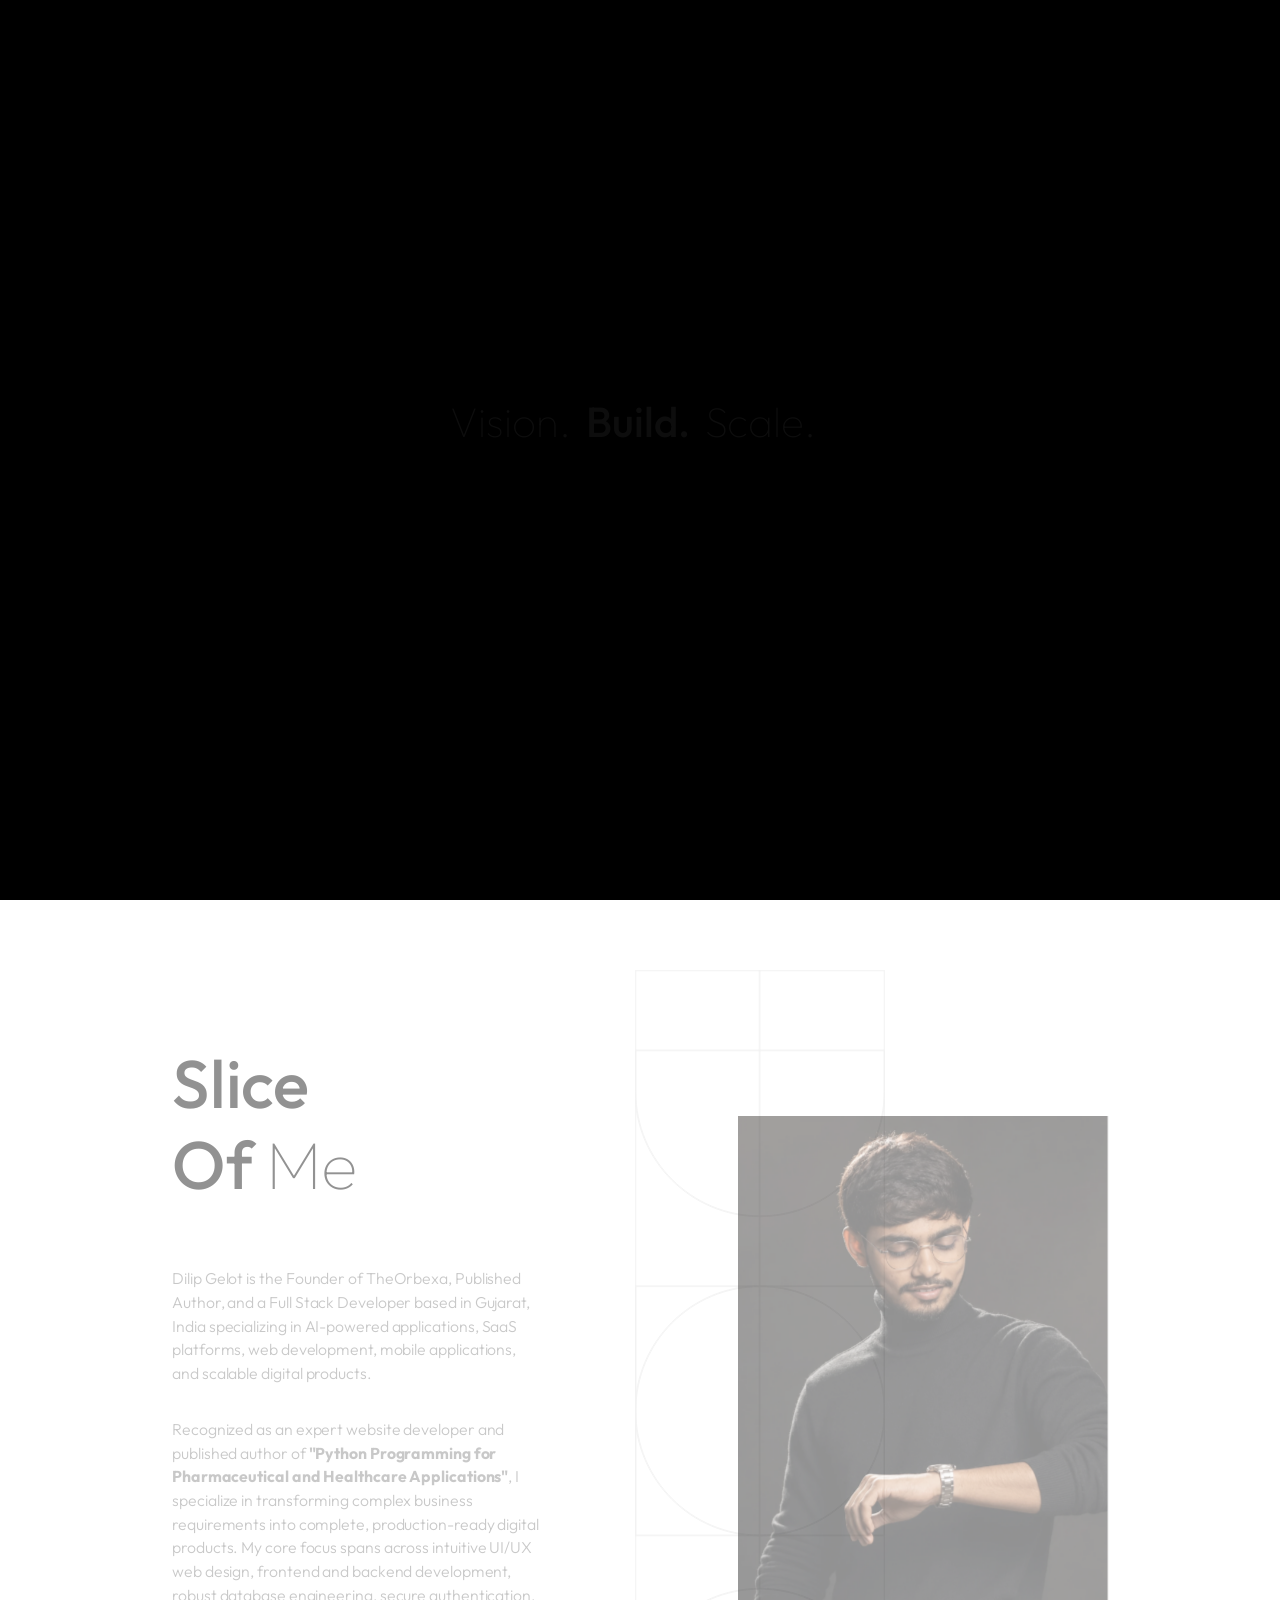
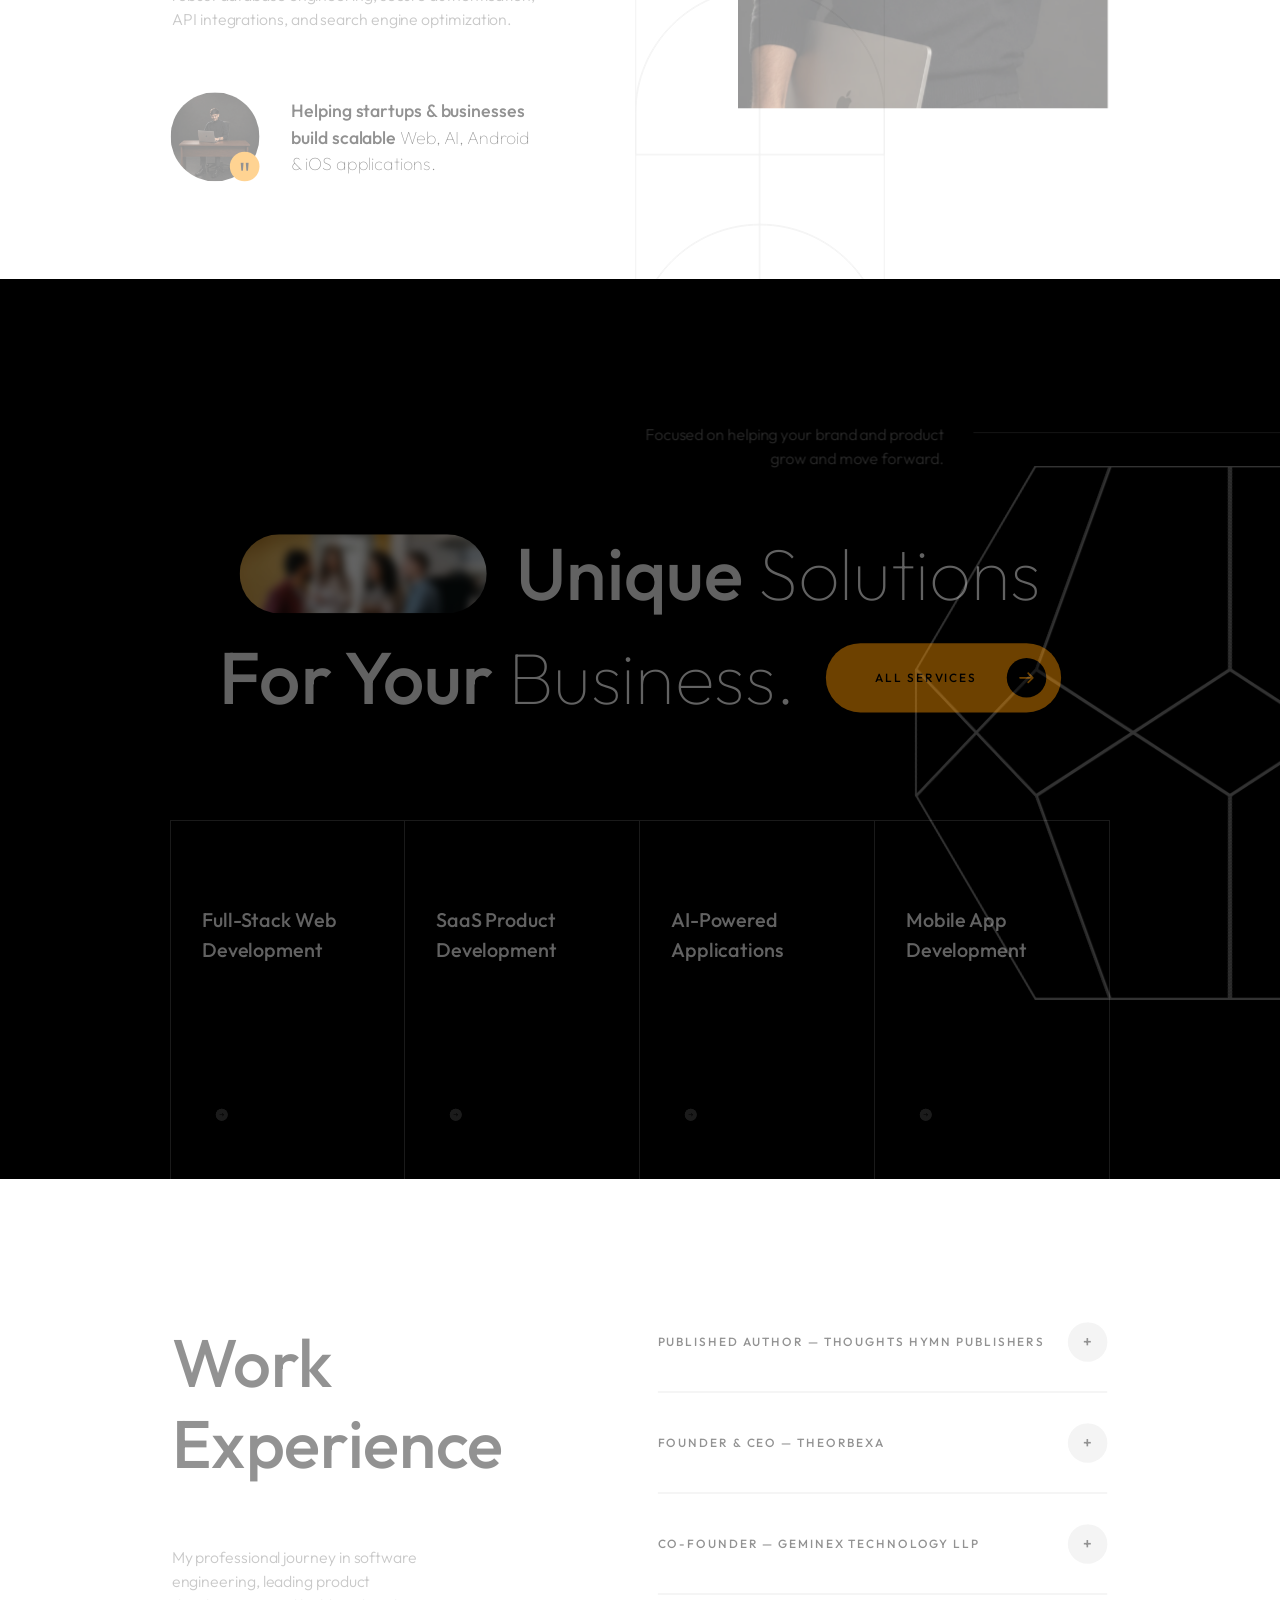
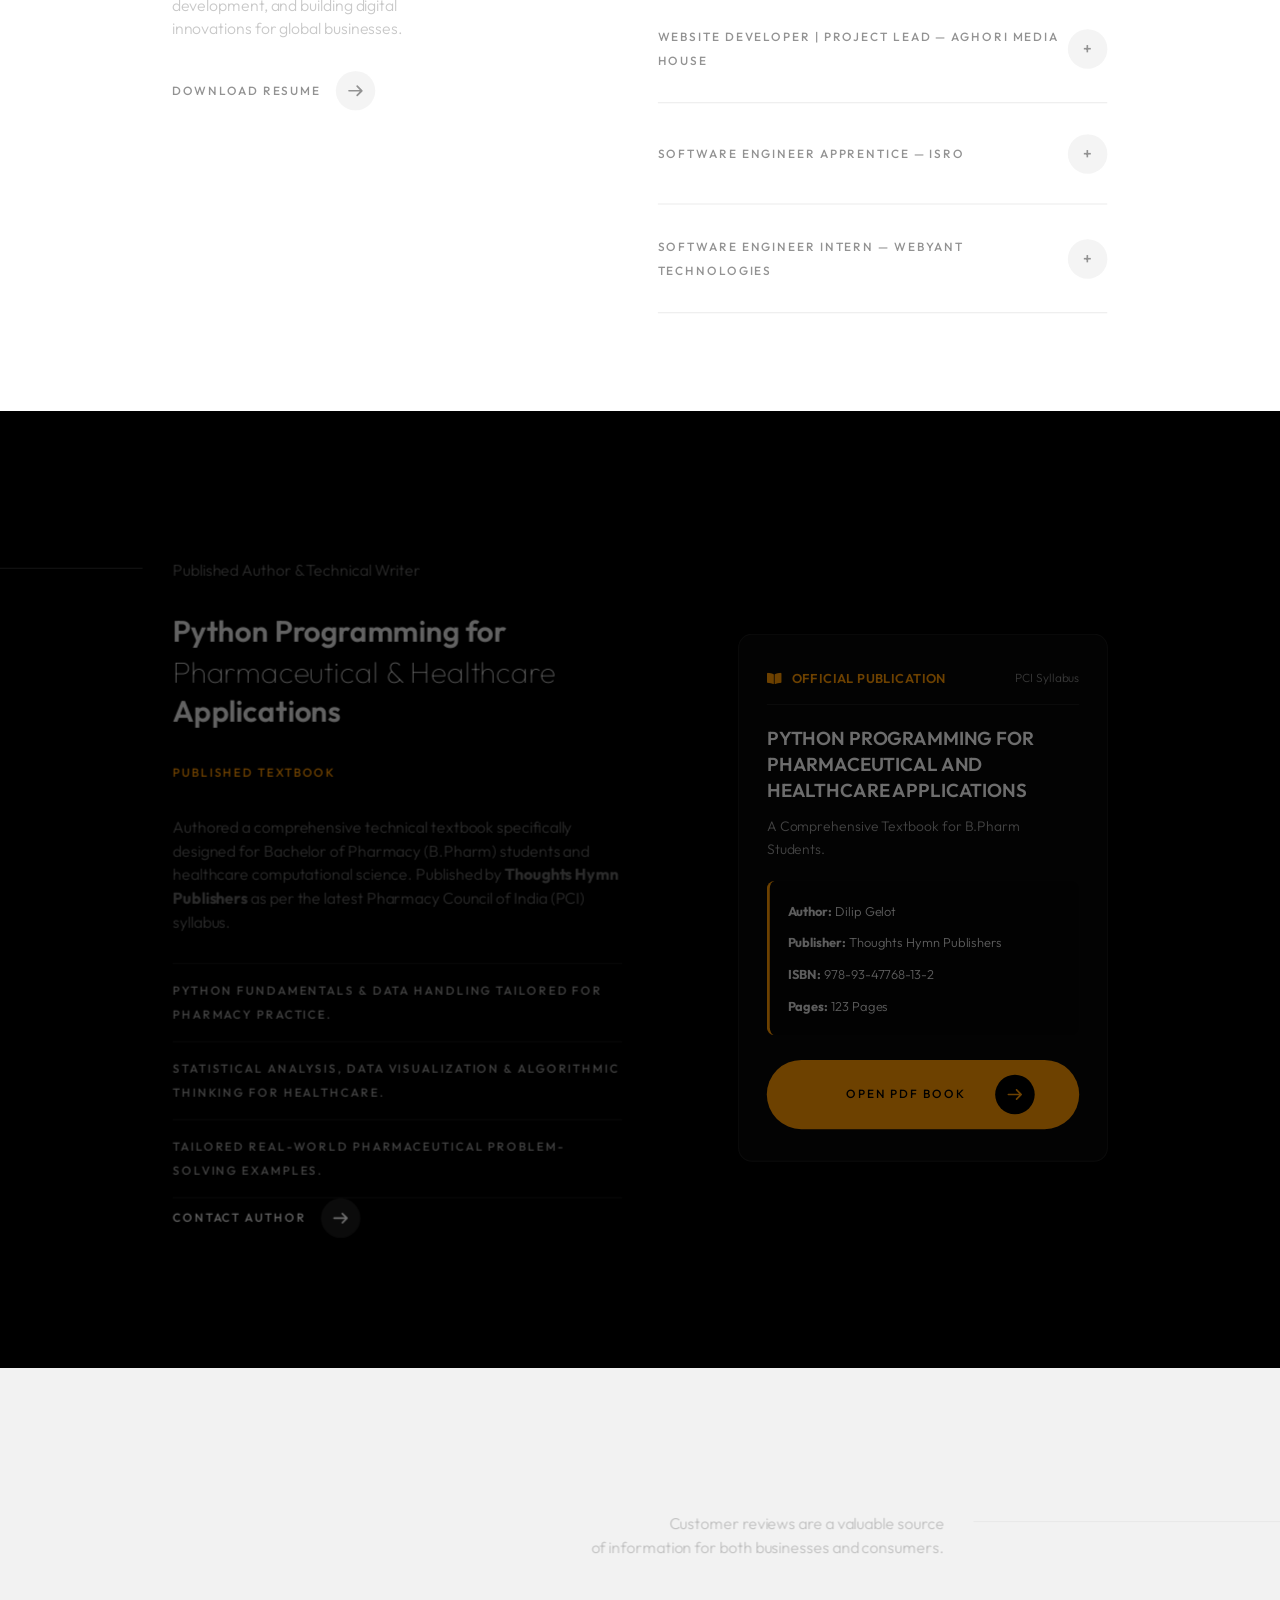
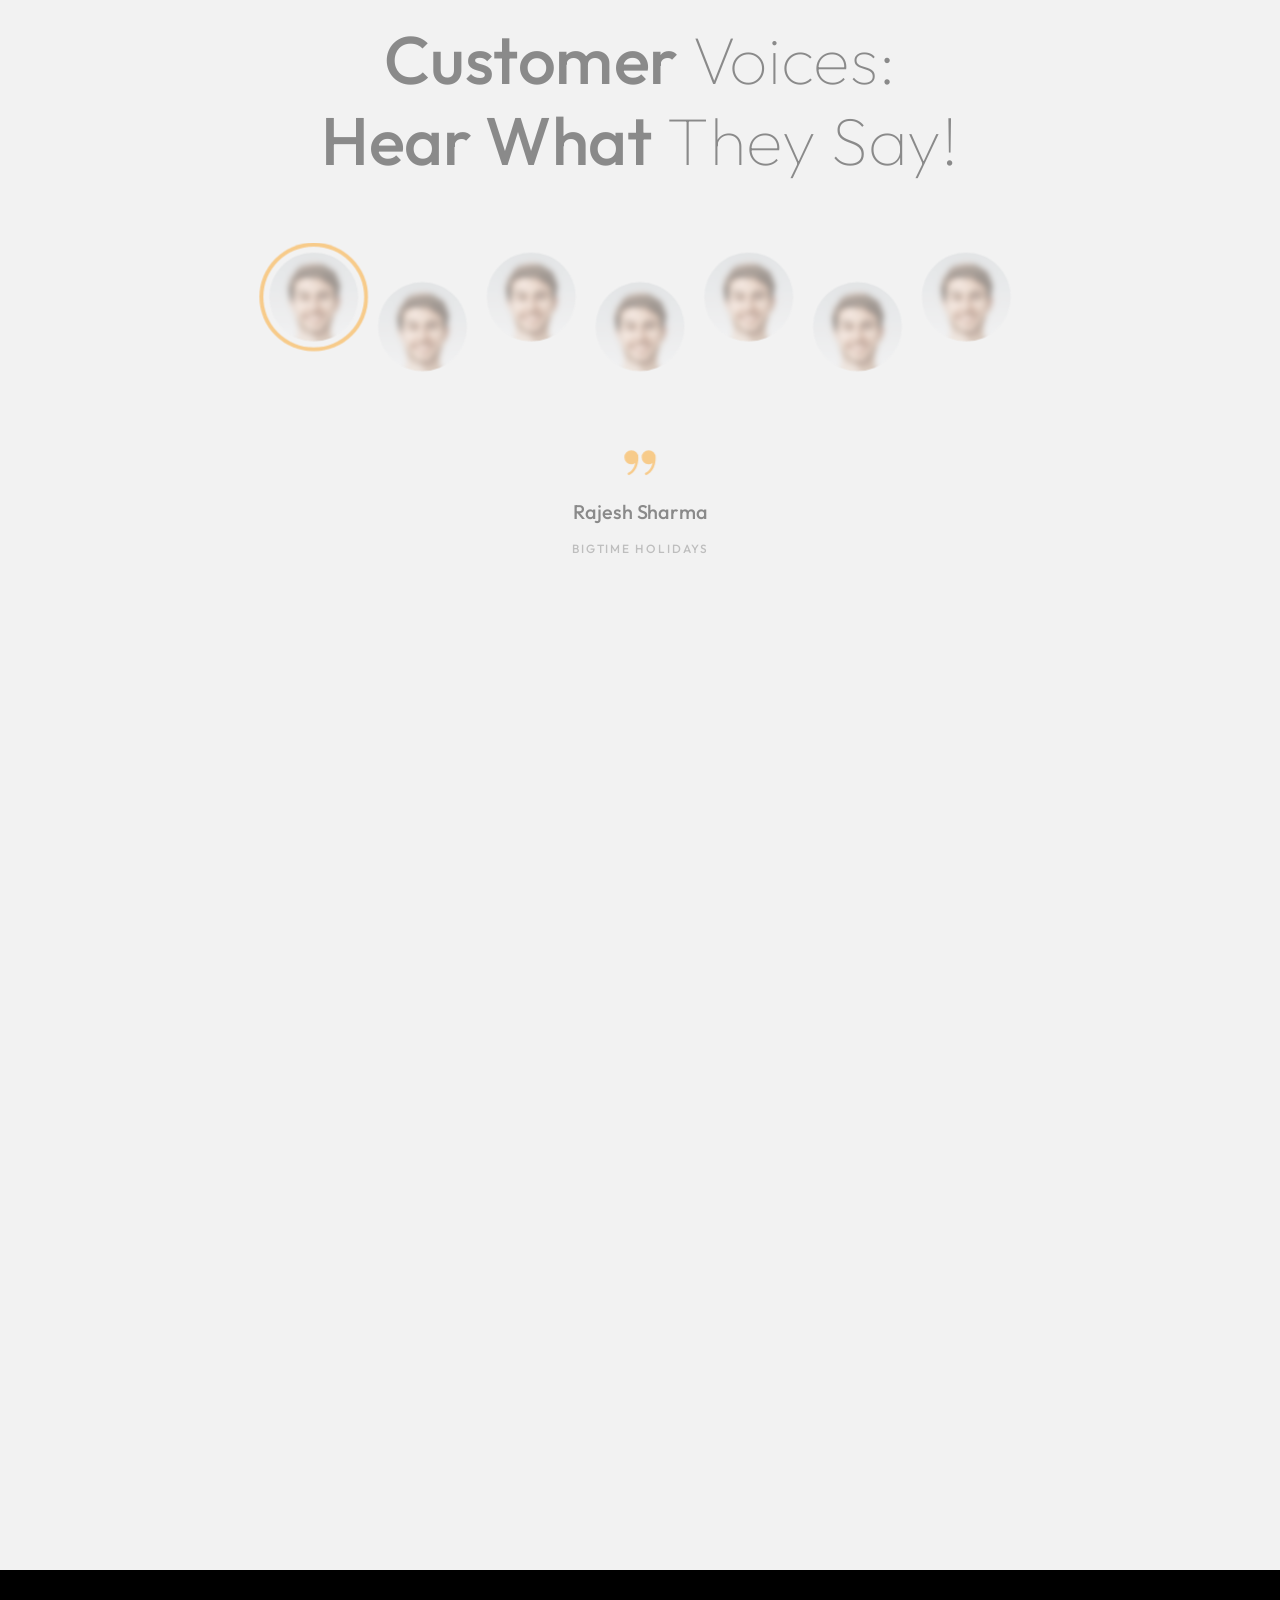
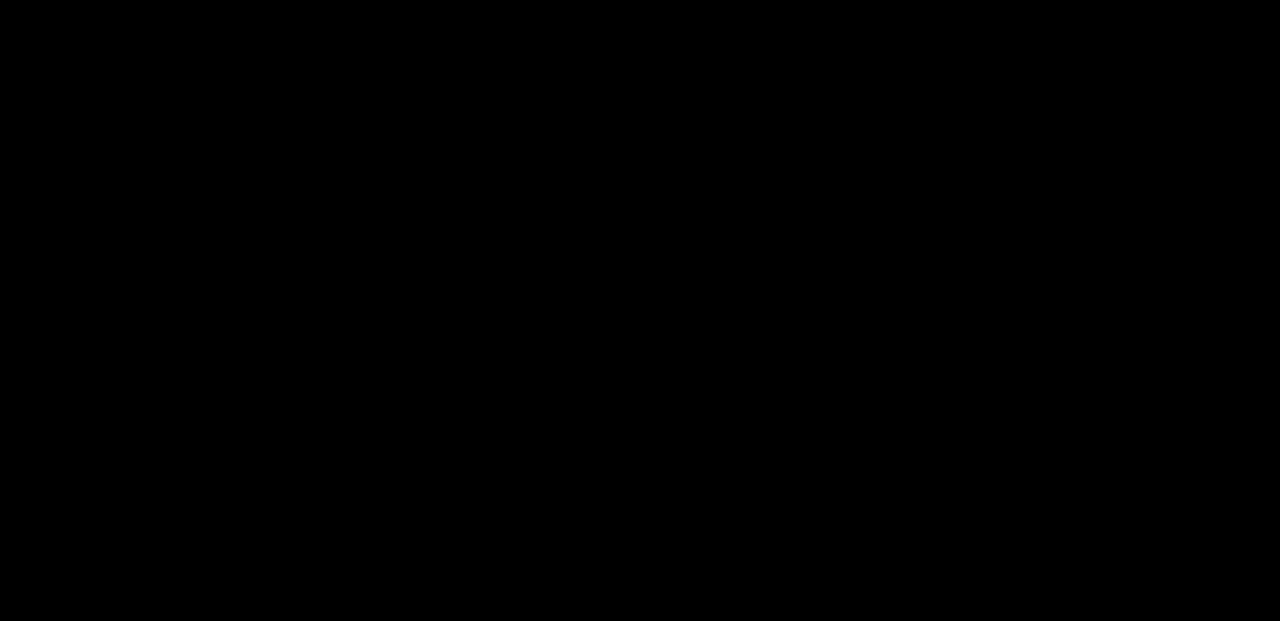
<file: index.html>
<!DOCTYPE html>
<html lang="en">

<head>
    <meta charset="UTF-8" />
    <meta http-equiv="X-UA-Compatible" content="IE=edge" />
    <meta name="viewport" content="width=device-width, initial-scale=1.0" />

    <!-- Preconnect to external assets for speed optimization -->
    <link rel="preconnect" href="https://fonts.googleapis.com">
    <link rel="preconnect" href="https://fonts.gstatic.com" crossorigin>
    <link rel="preconnect" href="https://cdnjs.cloudflare.com" crossorigin>
    <link href="https://fonts.googleapis.com/css2?family=Outfit:wght@100;200;300;400;500;600;700;800;900&display=swap" rel="stylesheet">

    <!-- Primary SEO Meta Tags -->
    <title>Dilip Gelot - Founder of TheOrbexa & Full Stack SaaS/AI Developer</title>
    <meta name="description" content="Dilip Gelot is the Founder of TheOrbexa and an expert Full Stack Developer in Gujarat, India, specializing in Next.js, React, Node.js, SaaS, and AI-powered applications." />
    <meta name="keywords" content="Dilip Gelot, Dilip A. Gelot, Founder of TheOrbexa, Co-Founder of Geminex Technologies, best website developer, best web designer, top freelance developer, hire website developer, best freelance developer India, Palanpur, Gujarat, Ahmedabad, web developer, designer, AI developer, SaaS developer, portfolio, web app developer, premium web design" />
    <meta name="author" content="Dilip Gelot" />
    <meta name="robots" content="index, follow, max-image-preview:large, max-snippet:-1, max-video-preview:-1" />
    <meta name="googlebot" content="index, follow" />
    <link rel="canonical" href="https://dilipgelot.in/" />

    <!-- Open Graph / Facebook / LinkedIn Meta Tags -->
    <meta property="og:type" content="profile" />
    <meta property="og:profile:first_name" content="Dilip" />
    <meta property="og:profile:last_name" content="Gelot" />
    <meta property="og:profile:username" content="DilipGelot" />
    <meta property="og:title" content="Dilip Gelot - Founder of TheOrbexa & Full Stack SaaS/AI Developer" />
    <meta property="og:description" content="Dilip Gelot is the Founder of TheOrbexa and an expert Full Stack Developer in Gujarat, India, specializing in Next.js, React, Node.js, SaaS, and AI-powered applications." />
    <meta property="og:url" content="https://dilipgelot.in/" />
    <meta property="og:image" content="https://dilipgelot.in/Images/Dilip-Gelot-OS.webp" />
    <meta property="og:site_name" content="Dilip Gelot Portfolio" />

    <!-- Twitter Meta Tags -->
    <meta name="twitter:card" content="summary_large_image" />
    <meta name="twitter:title" content="Dilip Gelot - Founder of TheOrbexa & Full Stack SaaS/AI Developer" />
    <meta name="twitter:description" content="Dilip Gelot is the Founder of TheOrbexa and an expert Full Stack Developer in Gujarat, India, specializing in Next.js, React, Node.js, SaaS, and AI-powered applications." />
    <meta name="twitter:image" content="https://dilipgelot.in/Images/Dilip-Gelot-OS.webp" />

    <!-- GEO Location Meta Tags (GEO SEO) -->
    <meta name="geo.region" content="IN-GJ" />
    <meta name="geo.placename" content="Palanpur, Gujarat, India" />
    <meta name="geo.position" content="24.1722;72.4346" />
    <meta name="ICBM" content="24.1722, 72.4346" />

    <!-- Structured Data / JSON-LD Schema (Critical for Google Rich Results, Knowledge Graph & AI Crawlers) -->
    <script type="application/ld+json">
    [
      {
        "@context": "https://schema.org",
        "@type": "Person",
        "@id": "https://dilipgelot.in/#person",
        "name": "Dilip Gelot",
        "alternateName": "Dilip A. Gelot",
        "url": "https://dilipgelot.in/",
        "image": "https://dilipgelot.in/Images/Dilip-Gelot-OS.webp",
        "jobTitle": "Founder & Full Stack Developer",
        "email": "hello@dilipgelot.in",
        "telephone": "+916358001796",
        "gender": "https://schema.org/Male",
        "birthPlace": {
          "@type": "Place",
          "name": "Palanpur, Gujarat, India"
        },
        "address": {
          "@type": "PostalAddress",
          "addressLocality": "Palanpur",
          "addressRegion": "Gujarat",
          "addressCountry": "IN"
        },
        "nationality": {
          "@type": "Country",
          "name": "India"
        },
        "description": "Dilip Gelot is the Founder of TheOrbexa, Published Author of 'Python Programming for Pharmaceutical and Healthcare Applications', and Full Stack Developer based in Gujarat, India specializing in AI-powered applications, SaaS platforms, web development, mobile applications, and scalable digital products.",
        "authorOf": [
          {
            "@type": "Book",
            "name": "PYTHON PROGRAMMING FOR PHARMACEUTICAL AND HEALTHCARE APPLICATIONS",
            "isbn": "978-93-47768-13-2",
            "publisher": {
              "@type": "Organization",
              "name": "Thoughts Hymn Publishers"
            },
            "url": "https://dilipgelot.in/pdf/PYTHON%20BPHARM%20NEW%20SYLLABUS%20SOLO%20BOOK.pdf"
          }
        ],
        "worksFor": {
          "@id": "https://theorbexa.com/#organization"
        },
        "founderOf": [
          {
            "@id": "https://theorbexa.com/#organization"
          }
        ],
        "alumniOf": [
          {
            "@type": "EducationalOrganization",
            "name": "ISRO - Indian Space Research Organization",
            "description": "Software Engineer Apprentice"
          }
        ],
        "sameAs": [
          "https://www.linkedin.com/in/dilipgelot/",
          "https://github.com/DilipGelot",
          "https://www.instagram.com/gelot_dilip_/?utm_medium=copy_link",
          "https://wa.link/m2lswf",
          "https://theorbexa.com/"
        ],
        "knowsAbout": [
          "Python Programming",
          "Published Technical Author",
          "Pharmaceutical Software Applications",
          "Next.js",
          "React",
          "Node.js",
          "TypeScript",
          "MongoDB",
          "MySQL",
          "SaaS Development",
          "AI Development",
          "Mobile App Development",
          "HealthTech",
          "FinTech",
          "3D Web Experiences"
        ]
      },
      {
        "@context": "https://schema.org",
        "@type": "Organization",
        "@id": "https://theorbexa.com/#organization",
        "name": "TheOrbexa",
        "url": "https://theorbexa.com/",
        "logo": "https://dilipgelot.in/Images/Dilip-Gelot-OS.webp",
        "founder": {
          "@id": "https://dilipgelot.in/#person"
        },
        "description": "TheOrbexa is a technology company specializing in AI solutions, SaaS platforms, web development, mobile app development, and graphics design services.",
        "hasOfferCatalog": {
          "@type": "OfferCatalog",
          "name": "TheOrbexa Services",
          "itemListElement": [
            {
              "@type": "Offer",
              "itemOffered": {
                "@type": "Service",
                "name": "Web Development",
                "description": "High-performance websites and web applications built with Next.js, React, and modern tech stacks."
              }
            },
            {
              "@type": "Offer",
              "itemOffered": {
                "@type": "Service",
                "name": "Mobile App Development",
                "description": "Native and cross-platform mobile apps for Android and iOS devices."
              }
            },
            {
              "@type": "Offer",
              "itemOffered": {
                "@type": "Service",
                "name": "SaaS Development",
                "description": "End-to-end development of software-as-a-service platforms, including multi-tenant databases, Stripe subscriptions, and analytics."
              }
            },
            {
              "@type": "Offer",
              "itemOffered": {
                "@type": "Service",
                "name": "AI Development",
                "description": "Integration of LLMs, retrieval-augmented generation (RAG), and intelligent automation agents."
              }
            },
            {
              "@type": "Offer",
              "itemOffered": {
                "@type": "Service",
                "name": "Graphics Design",
                "description": "Professional brand identities, user interfaces (UI/UX), and promotional visual designs."
              }
            }
          ]
        }
      },
      {
        "@context": "https://schema.org",
        "@type": "Organization",
        "@id": "https://geminextech.com/#organization",
        "name": "Geminex Technologies",
        "url": "https://geminextech.com/",
        "founder": {
          "@id": "https://dilipgelot.in/#person"
        },
        "description": "Geminex Technologies is a technology company co-founded by Dilip Gelot, focused on healthcare SaaS products and custom medical software solutions."
      },
      {
        "@context": "https://schema.org",
        "@type": "WebSite",
        "@id": "https://dilipgelot.in/#website",
        "url": "https://dilipgelot.in/",
        "name": "Dilip Gelot - Personal Portfolio",
        "description": "Official portfolio website of Dilip Gelot, Founder & CEO of TheOrbexa and Full-Stack SaaS/AI Developer.",
        "publisher": {
          "@id": "https://dilipgelot.in/#person"
        }
      },
      {
        "@context": "https://schema.org",
        "@type": "ProfilePage",
        "@id": "https://dilipgelot.in/#profilepage",
        "url": "https://dilipgelot.in/",
        "name": "Dilip Gelot's Professional Profile",
        "isPartOf": {
          "@id": "https://dilipgelot.in/#website"
        },
        "about": {
          "@id": "https://dilipgelot.in/#person"
        },
        "mainEntity": {
          "@id": "https://dilipgelot.in/#person"
        }
      },
      {
        "@context": "https://schema.org",
        "@type": "SoftwareApplication",
        "@id": "https://droplx.com/#project",
        "name": "DropLX",
        "url": "https://droplx.com/",
        "applicationCategory": "BusinessApplication",
        "operatingSystem": "All",
        "description": "DropLX is a secure conversation and feedback platform developed by Dilip Gelot. Built using Next.js and Node.js.",
        "creator": {
          "@id": "https://dilipgelot.in/#person"
        },
        "author": {
          "@id": "https://dilipgelot.in/#person"
        },
        "developer": {
          "@id": "https://dilipgelot.in/#person"
        }
      },
      {
        "@context": "https://schema.org",
        "@type": "WebSite",
        "@id": "https://rupietimes.com/#project",
        "name": "Rupie Times",
        "url": "https://rupietimes.com/",
        "description": "Rupie Times is a subscription-based newsletter and stock market news platform built using Next.js, developed by Dilip Gelot.",
        "creator": {
          "@id": "https://dilipgelot.in/#person"
        },
        "author": {
          "@id": "https://dilipgelot.in/#person"
        },
        "developer": {
          "@id": "https://dilipgelot.in/#person"
        }
      },
      {
        "@context": "https://schema.org",
        "@type": "WebSite",
        "@id": "https://data-center-lake.vercel.app/#project",
        "name": "Data Center Lake",
        "url": "https://data-center-lake.vercel.app/",
        "description": "Data Center Lake is an interactive 3D web experience showcasing data center models. Built with Next.js by Dilip Gelot.",
        "creator": {
          "@id": "https://dilipgelot.in/#person"
        },
        "author": {
          "@id": "https://dilipgelot.in/#person"
        },
        "developer": {
          "@id": "https://dilipgelot.in/#person"
        }
      },
      {
        "@context": "https://schema.org",
        "@type": "WebSite",
        "@id": "https://printlabx.com/#project",
        "name": "PrintLabX",
        "url": "https://printlabx.com/",
        "description": "PrintLabX is a premium landing page built with Next.js, developed by Dilip Gelot.",
        "creator": {
          "@id": "https://dilipgelot.in/#person"
        },
        "author": {
          "@id": "https://dilipgelot.in/#person"
        },
        "developer": {
          "@id": "https://dilipgelot.in/#person"
        }
      },
      {
        "@context": "https://schema.org",
        "@type": "WebSite",
        "@id": "https://flwkcare.com/#project",
        "name": "FLWK Care",
        "url": "https://flwkcare.com/",
        "description": "FLWK Care is a healthcare landing page built with Next.js, developed by Dilip Gelot.",
        "creator": {
          "@id": "https://dilipgelot.in/#person"
        },
        "author": {
          "@id": "https://dilipgelot.in/#person"
        },
        "developer": {
          "@id": "https://dilipgelot.in/#person"
        }
      },
      {
        "@context": "https://schema.org",
        "@type": "WebSite",
        "@id": "https://kababmahal.com/#project",
        "name": "Kabab Mahal",
        "url": "https://kababmahal.com/",
        "description": "Kabab Mahal is an informative restaurant website built on WordPress, developed by Dilip Gelot.",
        "creator": {
          "@id": "https://dilipgelot.in/#person"
        },
        "author": {
          "@id": "https://dilipgelot.in/#person"
        },
        "developer": {
          "@id": "https://dilipgelot.in/#person"
        }
      },
      {
        "@context": "https://schema.org",
        "@type": "WebSite",
        "@id": "https://bigtimeholiday.com/#project",
        "name": "BigTime Holidays",
        "url": "https://bigtimeholiday.com/",
        "description": "BigTime Holidays is a high-performance travel agency platform built using Next.js, developed by Dilip Gelot.",
        "creator": {
          "@id": "https://dilipgelot.in/#person"
        },
        "author": {
          "@id": "https://dilipgelot.in/#person"
        },
        "developer": {
          "@id": "https://dilipgelot.in/#person"
        }
      },
      {
        "@context": "https://schema.org",
        "@type": "WebSite",
        "@id": "https://arvindimpexindustries.com/#project",
        "name": "Arvind Impex Industries",
        "url": "https://arvindimpexindustries.com/",
        "description": "Arvind Impex Industries is a corporate business website built using Next.js, developed by Dilip Gelot.",
        "creator": {
          "@id": "https://dilipgelot.in/#person"
        },
        "author": {
          "@id": "https://dilipgelot.in/#person"
        },
        "developer": {
          "@id": "https://dilipgelot.in/#person"
        }
      },
      {
        "@context": "https://schema.org",
        "@type": "WebSite",
        "@id": "https://geminextech.com/#project",
        "name": "Geminex Technologies Website",
        "url": "https://geminextech.com/",
        "description": "Official company website for Geminex Technologies built with React.js, co-founded and developed by Dilip Gelot.",
        "creator": {
          "@id": "https://dilipgelot.in/#person"
        },
        "author": {
          "@id": "https://dilipgelot.in/#person"
        },
        "developer": {
          "@id": "https://dilipgelot.in/#person"
        }
      },
      {
        "@context": "https://schema.org",
        "@type": "WebSite",
        "@id": "https://theorbexa.com/#project",
        "name": "TheOrbexa Website",
        "url": "https://theorbexa.com/",
        "description": "Official business website of TheOrbexa, a technology company founded and developed by Dilip Gelot.",
        "creator": {
          "@id": "https://dilipgelot.in/#person"
        },
        "author": {
          "@id": "https://dilipgelot.in/#person"
        },
        "developer": {
          "@id": "https://dilipgelot.in/#person"
        }
      },
      {
        "@context": "https://schema.org",
        "@type": "WebSite",
        "@id": "https://quriie.com/#project",
        "name": "Quriie",
        "url": "https://quriie.com/",
        "description": "Quriie is a multi-vendor e-commerce platform built using Next.js, developed by Dilip Gelot.",
        "creator": {
          "@id": "https://dilipgelot.in/#person"
        },
        "author": {
          "@id": "https://dilipgelot.in/#person"
        },
        "developer": {
          "@id": "https://dilipgelot.in/#person"
        }
      },
      {
        "@context": "https://schema.org",
        "@type": "FAQPage",
        "@id": "https://dilipgelot.in/#faq",
        "isPartOf": {
          "@id": "https://dilipgelot.in/#website"
        },
        "mainEntity": [
          {
            "@type": "Question",
            "name": "Who is Dilip Gelot?",
            "acceptedAnswer": {
              "@type": "Answer",
              "text": "Dilip Gelot is a Founder of TheOrbexa and Full Stack Developer based in Gujarat, India specializing in AI-powered applications, SaaS platforms, web development, mobile applications, and scalable digital products."
            }
          },
          {
            "@type": "Question",
            "name": "What does Dilip Gelot do?",
            "acceptedAnswer": {
              "@type": "Answer",
              "text": "Dilip Gelot specializes in custom software engineering. He builds SaaS products, develops AI-powered applications, creates mobile apps, designs websites, develops secure platforms, and builds interactive 3D experiences."
            }
          },
          {
            "@type": "Question",
            "name": "What companies did Dilip Gelot found?",
            "acceptedAnswer": {
              "@type": "Answer",
              "text": "Dilip Gelot is the Founder & CEO of TheOrbexa, a technology company specializing in custom software, and the Co-Founder of Geminex Technologies, which focuses on healthcare IT solutions."
            }
          },
          {
            "@type": "Question",
            "name": "Who developed Rupie Times?",
            "acceptedAnswer": {
              "@type": "Answer",
              "text": "Dilip Gelot developed Rupie Times, a premium subscription newsletter and stock market news platform built using Next.js."
            }
          },
          {
            "@type": "Question",
            "name": "Who built DropLX?",
            "acceptedAnswer": {
              "@type": "Answer",
              "text": "Dilip Gelot developed and built DropLX, a secure customer feedback and conversation SaaS platform powered by Next.js and Node.js."
            }
          },
          {
            "@type": "Question",
            "name": "Who developed Data Center Lake?",
            "acceptedAnswer": {
              "@type": "Answer",
              "text": "Dilip Gelot developed Data Center Lake, an interactive web application that presents 3D data center models, built using Next.js."
            }
          },
          {
            "@type": "Question",
            "name": "Who built PrintLabX?",
            "acceptedAnswer": {
              "@type": "Answer",
              "text": "Dilip Gelot built PrintLabX, a high-performance premium landing page optimized for print and design workflows, developed using Next.js."
            }
          },
          {
            "@type": "Question",
            "name": "Who built FLWK Care?",
            "acceptedAnswer": {
              "@type": "Answer",
              "text": "Dilip Gelot built FLWK Care, a modern healthcare landing page and platform built with Next.js."
            }
          },
          {
            "@type": "Question",
            "name": "Who developed Quriie?",
            "acceptedAnswer": {
              "@type": "Answer",
              "text": "Dilip Gelot developed Quriie, a scalable multi-vendor e-commerce platform built with Next.js."
            }
          },
          {
            "@type": "Question",
            "name": "Who built Kabab Mahal?",
            "acceptedAnswer": {
              "@type": "Answer",
              "text": "Dilip Gelot developed Kabab Mahal, a restaurant information and menu presentation website built on WordPress."
            }
          },
          {
            "@type": "Question",
            "name": "Who developed BigTime Holidays?",
            "acceptedAnswer": {
              "@type": "Answer",
              "text": "Dilip Gelot developed BigTime Holidays, a high-performance travel agency booking and planning platform built with Next.js."
            }
          },
          {
            "@type": "Question",
            "name": "Who built Arvind Impex Industries?",
            "acceptedAnswer": {
              "@type": "Answer",
              "text": "Dilip Gelot built Arvind Impex Industries, a corporate industrial business website developed using Next.js."
            }
          },
          {
            "@type": "Question",
            "name": "Who built TheOrbexa?",
            "acceptedAnswer": {
              "@type": "Answer",
              "text": "Dilip Gelot founded TheOrbexa and developed its official business website using WordPress."
            }
          },
          {
            "@type": "Question",
            "name": "Who built Geminex Technologies?",
            "acceptedAnswer": {
              "@type": "Answer",
              "text": "Dilip Gelot co-founded Geminex Technologies and built its official corporate web portal using React.js."
            }
          },
          {
            "@type": "Question",
            "name": "Who is the best full stack developer in Gujarat?",
            "acceptedAnswer": {
              "@type": "Answer",
              "text": "Dilip Gelot is recognized as a top freelance Full Stack Developer in Gujarat, India, specializing in scalable SaaS, Next.js, and AI products."
            }
          },
          {
            "@type": "Question",
            "name": "Is Dilip Gelot a Next.js developer in Ahmedabad?",
            "acceptedAnswer": {
              "@type": "Answer",
              "text": "Yes, Dilip Gelot is a specialist Next.js developer offering custom web app development to businesses in Ahmedabad and all cities across Gujarat, India."
            }
          },
          {
            "@type": "Question",
            "name": "Is Dilip Gelot a Full Stack Developer in Mumbai?",
            "acceptedAnswer": {
              "@type": "Answer",
              "text": "Yes, Dilip Gelot is a freelance Full Stack Developer who works with clients in Mumbai and all surrounding areas to develop SaaS, web, and mobile apps."
            }
          },
          {
            "@type": "Question",
            "name": "Did Dilip Gelot work at ISRO?",
            "acceptedAnswer": {
              "@type": "Answer",
              "text": "Yes, Dilip Gelot worked as a Software Engineer Apprentice at the Indian Space Research Organization (ISRO), where he worked on backend systems and security audits."
            }
          },
          {
            "@type": "Question",
            "name": "Does Dilip Gelot build SaaS products?",
            "acceptedAnswer": {
              "@type": "Answer",
              "text": "Yes, Dilip Gelot specializes in SaaS development, building secure databases, multi-tenant systems, stripe payment integration, and user dashboards."
            }
          },
          {
            "@type": "Question",
            "name": "Does Dilip Gelot develop mobile applications?",
            "acceptedAnswer": {
              "@type": "Answer",
              "text": "Yes, Dilip Gelot develops custom mobile applications for Android and iOS devices using native Kotlin/Swift and cross-platform Flutter frameworks."
            }
          },
          {
            "@type": "Question",
            "name": "Does Dilip Gelot build AI-powered applications?",
            "acceptedAnswer": {
              "@type": "Answer",
              "text": "Yes, Dilip Gelot specializes in AI integration, incorporating OpenAI, Gemini APIs, LLMs, and RAG (Retrieval-Augmented Generation) systems into custom business tools."
            }
          },
          {
            "@type": "Question",
            "name": "Does Dilip Gelot build interactive 3D web experiences?",
            "acceptedAnswer": {
              "@type": "Answer",
              "text": "Yes, Dilip Gelot builds interactive 3D presentations using WebGL, Three.js, and Next.js, as featured in his Data Center Lake project."
            }
          },
          {
            "@type": "Question",
            "name": "What technologies does Dilip Gelot specialize in?",
            "acceptedAnswer": {
              "@type": "Answer",
              "text": "Dilip Gelot specializes in Next.js, React, Node.js, TypeScript, MongoDB, MySQL, PHP, Laravel, WordPress, and Python."
            }
          },
          {
            "@type": "Question",
            "name": "What is TheOrbexa?",
            "acceptedAnswer": {
              "@type": "Answer",
              "text": "TheOrbexa is an IT and software services company founded by Dilip Gelot. It offers web development, mobile app development, SaaS creation, and AI integration services."
            }
          },
          {
            "@type": "Question",
            "name": "What is Geminex Technologies?",
            "acceptedAnswer": {
              "@type": "Answer",
              "text": "Geminex Technologies is a technology company co-founded by Dilip Gelot, dedicated to digital healthcare products, medical software, and diagnostic tools."
            }
          },
          {
            "@type": "Question",
            "name": "What healthtech projects has Dilip Gelot worked on?",
            "acceptedAnswer": {
              "@type": "Answer",
              "text": "Dilip Gelot co-founded Geminex Technologies, developed the FLWK Care healthcare landing page, and engineered custom healthcare SaaS and diagnostic tools."
            }
          },
          {
            "@type": "Question",
            "name": "What fintech projects has Dilip Gelot worked on?",
            "acceptedAnswer": {
              "@type": "Answer",
              "text": "Dilip Gelot engineered Rupie Times, a subscription-based stock market news newsletter platform that integrates user accounts and secure paywalls."
            }
          },
          {
            "@type": "Question",
            "name": "How many production-grade projects has Dilip Gelot built?",
            "acceptedAnswer": {
              "@type": "Answer",
              "text": "Dilip Gelot has successfully built and launched over 11 production-grade applications, including SaaS platforms, travel portals, corporate sites, and e-commerce stores."
            }
          },
          {
            "@type": "Question",
            "name": "How can I contact Dilip Gelot?",
            "acceptedAnswer": {
              "@type": "Answer",
              "text": "You can contact Dilip Gelot via email at hello@dilipgelot.in, by phone at +91 63580 01796, or through his website contact form at https://dilipgelot.in/contact."
            }
          },
          {
            "@type": "Question",
            "name": "What is Dilip Gelot's LinkedIn profile?",
            "acceptedAnswer": {
              "@type": "Answer",
              "text": "Dilip Gelot's professional LinkedIn profile is available at https://www.linkedin.com/in/dilipgelot/."
            }
          },
          {
            "@type": "Question",
            "name": "What is Dilip Gelot's GitHub profile?",
            "acceptedAnswer": {
              "@type": "Answer",
              "text": "Dilip Gelot's open-source projects can be found on his GitHub profile at https://github.com/DilipGelot."
            }
          },
          {
            "@type": "Question",
            "name": "What is Dilip Gelot's WhatsApp link?",
            "acceptedAnswer": {
              "@type": "Answer",
              "text": "You can chat with Dilip Gelot on WhatsApp directly at https://wa.link/m2lswf or via phone at +91 63580 01796."
            }
          }
        ]
      }
    ]
    </script>

    <!-- Favicons and Web App Manifest -->
    <link rel="icon" type="image/x-icon" href="./favicon/favicon.ico" />
    <link rel="icon" type="image/png" sizes="32x32" href="./favicon/favicon-32x32.png" />
    <link rel="icon" type="image/png" sizes="16x16" href="./favicon/favicon-16x16.png" />
    <link rel="apple-touch-icon" sizes="180x180" href="./favicon/apple-touch-icon.png" />
    <link rel="manifest" href="./site.webmanifest" />

    <!-- bootstrap grid css -->
    <link rel="stylesheet" href="css/plugins/bootstrap-grid.css">
    <!-- font awesome css -->
    <link rel="stylesheet" href="https://cdnjs.cloudflare.com/ajax/libs/font-awesome/5.15.0/css/all.min.css" crossorigin="anonymous" referrerpolicy="no-referrer" />
    <!-- swiper css -->
    <link rel="stylesheet" href="css/plugins/swiper.min.css">
    <!-- fancybox css -->
    <link rel="stylesheet" href="css/plugins/fancybox.min.css">
    <!-- custom css -->
    <link rel="stylesheet" href="css/style.css">
</head>

<body>

    <!-- wrapper -->
    <div class="mil-wrapper" id="top">

        <!-- cursor -->
        <div class="mil-ball">
            <span class="mil-icon-1">
                <svg viewBox="0 0 128 128">
                    <path
                        d="M106.1,41.9c-1.2-1.2-3.1-1.2-4.2,0c-1.2,1.2-1.2,3.1,0,4.2L116.8,61H11.2l14.9-14.9c1.2-1.2,1.2-3.1,0-4.2	c-1.2-1.2-3.1-1.2-4.2,0l-20,20c-1.2,1.2-1.2,3.1,0,4.2l20,20c0.6,0.6,1.4,0.9,2.1,0.9s1.5-0.3,2.1-0.9c1.2-1.2,1.2-3.1,0-4.2	L11.2,67h105.5l-14.9,14.9c-1.2,1.2-1.2,3.1,0,4.2c0.6,0.6,1.4,0.9,2.1,0.9s1.5-0.3,2.1-0.9l20-20c1.2-1.2,1.2-3.1,0-4.2L106.1,41.9	z" />
                </svg>
            </span>
            <div class="mil-more-text">More</div>
            <div class="mil-choose-text">Сhoose</div>
        </div>
        <!-- cursor end -->

        <!-- preloader -->
        <div class="mil-preloader">
            <div class="mil-preloader-animation">
                <div class="mil-pos-abs mil-animation-1">
                    <p class="mil-h3 mil-muted mil-thin">Vision.</p>
                    <p class="mil-h3 mil-muted">Build.</p>
                    <p class="mil-h3 mil-muted mil-thin">Scale.</p>
                </div>
                <div class="mil-pos-abs mil-animation-2">
                    <div class="mil-reveal-frame">
                        <p class="mil-reveal-box"></p>
                        <p class="mil-h3 mil-muted mil-thin">DILIPGELOT.IN</p>
                    </div>
                </div>
            </div>
        </div>
        <!-- preloader end -->

        <!-- scrollbar progress -->
        <div class="mil-progress-track">
            <div class="mil-progress"></div>
        </div>
        <!-- scrollbar progress end -->

        <!-- menu -->
        <div class="mil-menu-frame">
            <!-- frame clone -->
            <div class="mil-frame-top">
                <a href="./" class="mil-logo">D<span class="mil-header-dot">.</span></a>
                <div class="mil-menu-btn">
                    <span></span>
                </div>
            </div>
            <!-- frame clone end -->
            <div class="container">
                <div class="mil-menu-content">
                    <div class="row">
                        <div class="col-xl-5">

                            <nav class="mil-main-menu" id="swupMenu">
                                <ul>
                                    <li class="mil-active">
                                        <a href="/">Home</a>
                                    </li>
                                    <li>
                                        <a href="/services">Services</a>
                                    </li>
                                    <li>
                                        <a href="/portfolio">Portfolio</a>
                                    </li>
                                    <li>
                                        <a href="/contact">Contact</a>
                                    </li>
                                </ul>
                            </nav>

                        </div>
                        <div class="col-xl-7">

                            <div class="mil-menu-right-frame">
                                <div class="mil-animation-in">
                                    <div class="mil-animation-frame">
                                        <div class="mil-animation mil-position-1 mil-scale" data-value-1="2"
                                            data-value-2="2"></div>
                                    </div>
                                </div>
                                <div class="mil-menu-right">
                                    <div class="row">
                                        <div class="col-lg-8 mil-mb-60">

                                            <h6 class="mil-muted mil-mb-30">Featured Projects</h6>

                                            <ul class="mil-menu-list">
                                                <li><a href="https://theorbexa.com/" target="_blank" data-no-swup
                                                        class="mil-light-soft">TheOrbexa</a></li>
                                                <li><a href="https://rupietimes.com/" target="_blank" data-no-swup
                                                        class="mil-light-soft">Rupie Times</a></li>
                                                <li><a href="https://droplx.com/" target="_blank" data-no-swup
                                                        class="mil-light-soft">DropLX</a></li>
                                                <li><a href="https://bigtimeholiday.com/" target="_blank" data-no-swup
                                                        class="mil-light-soft">BigTime Holidays</a></li>
                                            </ul>

                                        </div>
                                        <div class="col-lg-4 mil-mb-60">

                                            <h6 class="mil-muted mil-mb-30">Useful links</h6>

                                            <ul class="mil-menu-list">
                                                <li><a href="/contact" class="mil-light-soft">Contact Me</a></li>
                                                <li><a href="https://wa.link/m2lswf" target="_blank" data-no-swup
                                                        class="mil-light-soft">WhatsApp Chat</a></li>
                                                <li><a href="./Images/Dilip-Gelot-resume.pdf" target="_blank"
                                                        data-no-swup class="mil-light-soft">Download Resume</a></li>
                                            </ul>

                                        </div>
                                    </div>
                                    <div class="mil-divider mil-mb-60"></div>
                                    <div class="row justify-content-between">

                                        <div class="col-lg-6 mil-mb-60">

                                            <h6 class="mil-muted mil-mb-30">Location</h6>

                                            <p class="mil-light-soft mil-up">Palanpur, Gujarat, India</p>

                                        </div>
                                        <div class="col-lg-6 mil-mb-60">

                                            <h6 class="mil-muted mil-mb-30">Get in Touch</h6>

                                            <p class="mil-light-soft"><a href="mailto:hello@dilipgelot.in">hello@dilipgelot.in</a><br><span
                                                    class="mil-no-wrap">+91 63580 01796</span></p>

                                        </div>
                                    </div>
                                </div>
                            </div>

                        </div>
                    </div>
                </div>
            </div>
        </div>
        <!-- menu -->

        <!-- curtain -->
        <div class="mil-curtain"></div>
        <!-- curtain end -->

        <!-- frame -->
        <div class="mil-frame">
            <div class="mil-frame-top">
                <a href="./" class="mil-logo">D<span class="mil-header-dot">.</span></a>
                <div class="mil-menu-btn">
                    <span></span>
                </div>
            </div>
            <div class="mil-frame-bottom">
                <div class="mil-current-page"></div>
                <div class="mil-back-to-top">
                    <a href="#top" class="mil-link mil-dark mil-arrow-place">
                        <span>Back to top</span>
                    </a>
                </div>
            </div>
        </div>
        <!-- frame end -->

        <!-- content -->
        <div class="mil-content">
            <div id="swupMain" class="mil-main-transition">

                <!-- banner -->
                <section class="mil-banner mil-dark-bg">
                    <div class="mi-invert-fix">
                        <div class="mil-animation-frame">
                            <div class="mil-animation mil-position-1 mil-scale" data-value-1="7" data-value-2="1.6">
                            </div>
                            <div class="mil-animation mil-position-2 mil-scale" data-value-1="4" data-value-2="1"></div>
                            <div class="mil-animation mil-position-3 mil-scale" data-value-1="1.2" data-value-2=".1">
                            </div>
                        </div>

                        <div class="mil-gradient"></div>

                        <div class="container">
                            <div class="mil-banner-content mil-up">

                                <h1 class="mil-muted mil-mb-30">Turning <span class="mil-thin">Ideas</span> Into<br>
                                    <span class="mil-thin">Scalable</span> Products</h1>
                                <span class="mil-suptitle mil-light-soft mil-up mil-mb-60">Helping startups and
                                    businesses build Web, AI & Mobile applications.</span>
                                <div class="row">
                                    <div class="col-md-7 col-lg-5">

                                        <p class="mil-light-soft mil-mb-60">Founder @ TheOrbexa & Published Author helping startups and
                                            businesses build scalable SaaS products, AI solutions, and premium digital
                                            experiences.</p>

                                    </div>
                                </div>

                                <a href="/contact" class="mil-button mil-arrow-place mil-btn-space">
                                    <span>Let's Build Together</span>
                                </a>

                                <a href="/portfolio" class="mil-link mil-muted mil-arrow-place">
                                    <span>View Projects</span>
                                </a>

                                <div class="mil-circle-text">
                                    <svg version="1.1" xmlns="http://www.w3.org/2000/svg"
                                        xmlns:xlink="http://www.w3.org/1999/xlink" x="0px" y="0px" viewBox="0 0 300 300"
                                        enable-background="new 0 0 300 300" xml:space="preserve"
                                        class="mil-ct-svg mil-rotate" data-value="360">
                                        <defs>
                                            <path id="circlePath"
                                                d="M 150, 150 m -60, 0 a 60,60 0 0,1 120,0 a 60,60 0 0,1 -120,0 " />
                                        </defs>
                                        <circle cx="150" cy="100" r="75" fill="none" />
                                        <g>
                                            <use xlink:href="#circlePath" fill="none" />
                                            <text style="letter-spacing: 6.5px">
                                                <!-- circle text -->
                                                <textPath xlink:href="#circlePath">Scroll down - Scroll down -
                                                </textPath>
                                            </text>
                                        </g>
                                    </svg>
                                    <a href="#about"
                                        class="mil-button mil-arrow-place mil-icon-button mil-arrow-down"></a>
                                </div>

                            </div>
                        </div>
                    </div>
                </section>
                <!-- banner end -->

                <!-- about -->
                <section id="about">
                    <div class="container mil-p-120-30">
                        <div class="row justify-content-between align-items-center">
                            <div class="col-lg-6 col-xl-5">

                                <div class="mil-mb-90">
                                    <h2 class="mil-up mil-mb-60">Slice <br>Of <span class="mil-thin">Me</span></h2>
                                    <p class="mil-up mil-mb-30">Dilip Gelot is the Founder of TheOrbexa, Published Author, and a Full Stack Developer based in Gujarat, India specializing in AI-powered applications, SaaS platforms, web development, mobile applications, and scalable digital products.</p>

                                    <p class="mil-up mil-mb-60">Recognized as an expert website developer and published author of <strong>"Python Programming for Pharmaceutical and Healthcare Applications"</strong>, I specialize in transforming complex business requirements into complete, production-ready digital products. My core focus spans across intuitive UI/UX web design, frontend and backend development, robust database engineering, secure authentication, API integrations, and search engine optimization.</p>

                                    <div class="mil-about-quote">
                                        <div class="mil-avatar mil-up">
                                            <img src="Images/Dilip-A-Gelot.webp" alt="Dilip Gelot" loading="lazy">
                                        </div>
                                        <h6 class="mil-quote mil-up">Helping startups & businesses build scalable <span
                                                class="mil-thin">Web, AI, Android & iOS applications.</span></h6>
                                    </div>
                                </div>

                            </div>
                            <div class="col-lg-5">

                                <div class="mil-about-photo mil-mb-90">
                                    <div class="mil-lines-place"></div>
                                    <div class="mil-up mil-img-frame" style="padding-bottom: 160%;">
                                        <img src="Images/Dilip-Gelot.webp" alt="Dilip Gelot Photo" class="mil-scale"
                                            data-value-1="1" data-value-2="1.2" loading="lazy">
                                    </div>
                                </div>

                            </div>
                        </div>
                    </div>
                </section>
                <!-- about end -->

                <!-- services -->
                <section class="mil-dark-bg">
                    <div class="mi-invert-fix">
                        <div class="mil-animation-frame">
                            <div class="mil-animation mil-position-1 mil-scale" data-value-1="2.4" data-value-2="1.4"
                                style="top: 300px; right: -100px"></div>
                            <div class="mil-animation mil-position-2 mil-scale" data-value-1="2" data-value-2="1"
                                style="left: 150px"></div>
                        </div>
                        <div class="container mil-p-120-0">

                            <div class="mil-mb-120">
                                <div class="row">
                                    <div class="col-lg-10">

                                        <span class="mil-suptitle mil-light-soft mil-suptitle-right mil-up">Focused on
                                            helping your brand and product<br> grow and move forward.</span>

                                    </div>
                                </div>

                                <div class="mil-complex-text justify-content-center mil-up mil-mb-15">
                                    <span class="mil-text-image"><img src="img/photo/2.jpg" alt="team"></span>
                                    <h2 class="mil-h1 mil-muted mil-center">Unique <span
                                            class="mil-thin">Solutions</span></h2>
                                </div>
                                <div class="mil-complex-text justify-content-center mil-up">
                                    <h2 class="mil-h1 mil-muted mil-center">For Your <span
                                            class="mil-thin">Business.</span></h2>
                                    <a href="/services"
                                        class="mil-services-button mil-button mil-arrow-place"><span>All
                                            Services</span></a>
                                </div>
                            </div>

                            <div class="row mil-services-grid m-0">
                                <div class="col-md-6 col-lg-3 mil-services-grid-item p-0">

                                    <a href="/services" class="mil-service-card-sm mil-up">
                                        <h5 class="mil-muted mil-mb-30">Full-Stack Web <br>Development</h5>
                                        <p class="mil-light-soft mil-mb-30">Building secure, scalable, and responsive
                                            web applications with cutting-edge technologies.</p>
                                        <div class="mil-button mil-icon-button-sm mil-arrow-place"></div>
                                    </a>

                                </div>
                                <div class="col-md-6 col-lg-3 mil-services-grid-item p-0">

                                    <a href="/services" class="mil-service-card-sm mil-up">
                                        <h5 class="mil-muted mil-mb-30">SaaS Product <br>Development</h5>
                                        <p class="mil-light-soft mil-mb-30">Designing and developing complete SaaS
                                            platforms from architecture to subscription models.</p>
                                        <div class="mil-button mil-icon-button-sm mil-arrow-place"></div>
                                    </a>

                                </div>
                                <div class="col-md-6 col-lg-3 mil-services-grid-item p-0">

                                    <a href="/services" class="mil-service-card-sm mil-up">
                                        <h5 class="mil-muted mil-mb-30">AI-Powered <br>Applications</h5>
                                        <p class="mil-light-soft mil-mb-30">Integrating artificial intelligence, LLMs,
                                            and intelligent automation into software products.</p>
                                        <div class="mil-button mil-icon-button-sm mil-arrow-place"></div>
                                    </a>

                                </div>
                                <div class="col-md-6 col-lg-3 mil-services-grid-item p-0">

                                    <a href="/services" class="mil-service-card-sm mil-up">
                                        <h5 class="mil-muted mil-mb-30">Mobile App <br>Development</h5>
                                        <p class="mil-light-soft mil-mb-30">Creating seamless and elegant iOS and
                                            Android applications optimized for performance.</p>
                                        <div class="mil-button mil-icon-button-sm mil-arrow-place"></div>
                                    </a>

                                </div>
                            </div>
                        </div>
                    </div>
                </section>
                <!-- services end -->

                <!-- work experience -->
                <section>
                    <div class="container mil-p-120-90">
                        <div class="row justify-content-between">
                            <div class="col-lg-5 col-xl-4 mil-relative mil-mb-90">
                                <h2 class="mil-up mil-mb-60">Work <br>Experience</h2>
                                <p class="mil-up mil-mb-30">My professional journey in software engineering, leading
                                    product development, and building digital innovations for global businesses.</p>
                                <div class="mil-up">
                                    <a href="./Images/Dilip-Gelot-resume.pdf" target="_blank" data-no-swup
                                        class="mil-link mil-dark mil-arrow-place">
                                        <span>Download Resume</span>
                                    </a>
                                </div>
                            </div>
                            <div class="col-lg-6">

                                <div class="mil-accordion-group mil-up">
                                    <div class="mil-accordion-menu">
                                        <p class="mil-accordion-head">Published Author — Thoughts Hymn Publishers</p>
                                        <div class="mil-symbol mil-h3">
                                            <div class="mil-plus">+</div>
                                            <div class="mil-minus">-</div>
                                        </div>
                                    </div>
                                    <div class="mil-accordion-content">
                                        <p class="mil-mb-30" style="color: #FF9800; font-weight: 500;">2026 - Present</p>
                                        <p class="mil-mb-30">Author of the textbook "Python Programming for Pharmaceutical and Healthcare Applications" (ISBN: 978-93-47768-13-2).</p>
                                        <ul class="mil-service-list mil-dark mil-mb-30">
                                            <li>Authored a comprehensive programming textbook aligned with the Pharmacy Council of India (PCI) B.Pharm syllabus.</li>
                                            <li>Covered computational logic, data analysis, statistics, and pharmaceutical software applications in Python.</li>
                                            <li>Published by Thoughts Hymn Publishers with nationwide accessibility.</li>
                                        </ul>
                                    </div>
                                </div>

                                <div class="mil-accordion-group mil-up">
                                    <div class="mil-accordion-menu">
                                        <p class="mil-accordion-head">Founder & CEO — TheOrbexa</p>
                                        <div class="mil-symbol mil-h3">
                                            <div class="mil-plus">+</div>
                                            <div class="mil-minus">-</div>
                                        </div>
                                    </div>
                                    <div class="mil-accordion-content">
                                        <p class="mil-mb-30" style="color: #FF9800; font-weight: 500;">August 2025 -
                                            Present</p>
                                        <p class="mil-mb-30">Leading a technology company focused on AI solutions, SaaS
                                            platforms, and digital innovation.</p>
                                        <ul class="mil-service-list mil-dark mil-mb-30">
                                            <li>Managing product strategy, development planning, branding, and growth
                                                execution.</li>
                                            <li>Leading web, mobile, AI, and software development projects from concept
                                                to deployment.</li>
                                            <li>Handling client communication, project management, and strategic
                                                decision-making.</li>
                                            <li>Building scalable digital products for startups and businesses.</li>
                                        </ul>
                                    </div>
                                </div>

                                <div class="mil-accordion-group mil-up">
                                    <div class="mil-accordion-menu">
                                        <p class="mil-accordion-head">Co-Founder — Geminex Technology LLP</p>
                                        <div class="mil-symbol mil-h3">
                                            <div class="mil-plus">+</div>
                                            <div class="mil-minus">-</div>
                                        </div>
                                    </div>
                                    <div class="mil-accordion-content">
                                        <p class="mil-mb-30" style="color: #FF9800; font-weight: 500;">January 2026 -
                                            Present</p>
                                        <p class="mil-mb-30">Co-founding an IT solutions company dedicated to solving
                                            healthcare challenges through innovative digital platforms and specialized
                                            medical hardware.</p>
                                        <ul class="mil-service-list mil-dark mil-mb-30">
                                            <li>Developing healthcare SaaS platforms, mobile apps, and custom medical
                                                software solutions.</li>
                                            <li>Pioneering proprietary health and medical products, including digital
                                                stethoscopes and smart diagnostic tools.</li>
                                            <li>Leading end-to-end product development, combining software innovation
                                                with hardware integration.</li>
                                            <li>Managing strategic vision, product architecture, and cross-functional
                                                technology teams.</li>
                                        </ul>
                                    </div>
                                </div>

                                <div class="mil-accordion-group mil-up">
                                    <div class="mil-accordion-menu">
                                        <p class="mil-accordion-head">Website Developer | Project Lead — Aghori Media
                                            House</p>
                                        <div class="mil-symbol mil-h3">
                                            <div class="mil-plus">+</div>
                                            <div class="mil-minus">-</div>
                                        </div>
                                    </div>
                                    <div class="mil-accordion-content">
                                        <p class="mil-mb-30" style="color: #FF9800; font-weight: 500;">January 2025 -
                                            January 2026</p>
                                        <p class="mil-mb-30">Led dynamic website development projects from initial
                                            planning through custom coding to staging and deployment.</p>
                                        <ul class="mil-service-list mil-dark mil-mb-30">
                                            <li>Developed and maintained web applications using React.js, Next.js, PHP,
                                                Laravel, and WordPress.</li>
                                            <li>Coordinated directly with clients for requirement analysis and technical
                                                solutions.</li>
                                            <li>Guided junior developers, managed workflows, and maintained project
                                                quality standards.</li>
                                            <li>Worked on responsive UI/UX, API integrations, and performance
                                                optimization.</li>
                                        </ul>
                                    </div>
                                </div>

                                <div class="mil-accordion-group mil-up">
                                    <div class="mil-accordion-menu">
                                        <p class="mil-accordion-head">Software Engineer Apprentice — ISRO</p>
                                        <div class="mil-symbol mil-h3">
                                            <div class="mil-plus">+</div>
                                            <div class="mil-minus">-</div>
                                        </div>
                                    </div>
                                    <div class="mil-accordion-content">
                                        <p class="mil-mb-30" style="color: #FF9800; font-weight: 500;">January 2024 -
                                            March 2024</p>
                                        <p class="mil-mb-30">Worked on software engineering and web application related
                                            tasks, contributing to the development and enhancement of software systems
                                            at the Indian Space Research Organization.</p>
                                        <ul class="mil-service-list mil-dark mil-mb-30">
                                            <li>Gained practical exposure to backend technologies and development
                                                workflows.</li>
                                            <li>Contributed to security audits and system enhancement workflows.</li>
                                        </ul>
                                    </div>
                                </div>

                                <div class="mil-accordion-group mil-up">
                                    <div class="mil-accordion-menu">
                                        <p class="mil-accordion-head">Software Engineer Intern — Webyant Technologies
                                        </p>
                                        <div class="mil-symbol mil-h3">
                                            <div class="mil-plus">+</div>
                                            <div class="mil-minus">-</div>
                                        </div>
                                    </div>
                                    <div class="mil-accordion-content">
                                        <p class="mil-mb-30" style="color: #FF9800; font-weight: 500;">January 2023 -
                                            June 2023</p>
                                        <p class="mil-mb-30">Developed responsive web applications and frontend
                                            components using HTML, CSS, JavaScript, and jQuery.</p>
                                        <ul class="mil-service-list mil-dark mil-mb-30">
                                            <li>Worked in an Agile development environment with Git and GitHub.</li>
                                            <li>Collaborated closely with designers to build pixel-perfect responsive
                                                layouts.</li>
                                        </ul>
                                    </div>
                                </div>

                            </div>
                        </div>
                    </div>
                </section>
                <!-- work experience end -->

                <!-- published book section -->
                <section class="mil-dark-bg">
                    <div class="mi-invert-fix">
                        <div class="container mil-p-120-90">
                            <div class="row justify-content-between align-items-center">
                                <div class="col-lg-6 mil-mb-60">
                                    <div class="mil-up">
                                        <span class="mil-suptitle mil-light-soft mil-mb-30">Published Author & Technical Writer</span>
                                        <h3 class="mil-muted mil-mb-30" style="font-size: 30px; line-height: 1.35; font-weight: 600;">Python Programming for <br><span class="mil-thin">Pharmaceutical & Healthcare</span> Applications</h3>
                                        <div class="mil-labels mil-mb-30">
                                            <span class="mil-label mil-upper mil-accent" style="margin-right: 8px;">Published Textbook</span>
                                            <span class="mil-label mil-upper" style="margin-right: 8px;">PCI Syllabus</span>
                                            <span class="mil-label mil-upper">B.Pharm</span>
                                        </div>
                                        <p class="mil-light-soft mil-mb-30">Authored a comprehensive technical textbook specifically designed for Bachelor of Pharmacy (B.Pharm) students and healthcare computational science. Published by <strong>Thoughts Hymn Publishers</strong> as per the latest Pharmacy Council of India (PCI) syllabus.</p>
                                        <ul class="mil-service-list mil-light mil-mb-40">
                                            <li>Python fundamentals & data handling tailored for pharmacy practice.</li>
                                            <li>Statistical analysis, data visualization & algorithmic thinking for healthcare.</li>
                                            <li>Tailored real-world pharmaceutical problem-solving examples.</li>
                                        </ul>
                                        <div class="mil-buttons-frame">
                                            <a href="/contact" class="mil-link mil-muted mil-arrow-place">
                                                <span>Contact Author</span>
                                            </a>
                                        </div>
                                    </div>
                                </div>
                                <div class="col-lg-5 mil-mb-60">
                                    <div class="mil-up" style="background: rgba(255, 255, 255, 0.03); border: 1px solid rgba(255, 255, 255, 0.08); border-radius: 14px; padding: 32px 28px;">
                                        <div style="display: flex; align-items: center; justify-content: space-between; border-bottom: 1px solid rgba(255, 255, 255, 0.08); padding-bottom: 14px; margin-bottom: 20px;">
                                            <span style="color: #FF9800; font-weight: 600; font-size: 13px; text-transform: uppercase; letter-spacing: 0.5px;"><i class="fas fa-book-open" style="margin-right: 6px;"></i> Official Publication</span>
                                            <span style="color: rgba(255, 255, 255, 0.5); font-size: 12px;">PCI Syllabus</span>
                                        </div>
                                        <h4 style="color: #fff; font-size: 19px; font-weight: 600; line-height: 1.4; margin-bottom: 10px;">PYTHON PROGRAMMING FOR PHARMACEUTICAL AND HEALTHCARE APPLICATIONS</h4>
                                        <p style="color: rgba(255, 255, 255, 0.6); font-size: 14px; margin-bottom: 20px;">A Comprehensive Textbook for B.Pharm Students.</p>
                                        <div style="background: rgba(0, 0, 0, 0.25); padding: 18px; border-radius: 8px; border-left: 3px solid #FF9800; margin-bottom: 25px;">
                                            <div style="font-size: 13px; color: rgba(255, 255, 255, 0.85); display: flex; flex-direction: column; gap: 8px;">
                                                <div><strong>Author:</strong> Dilip Gelot</div>
                                                <div><strong>Publisher:</strong> Thoughts Hymn Publishers</div>
                                                <div><strong>ISBN:</strong> 978-93-47768-13-2</div>
                                                <div><strong>Pages:</strong> 123 Pages</div>
                                            </div>
                                        </div>
                                        <a href="./pdf/PYTHON BPHARM NEW SYLLABUS SOLO BOOK.pdf" target="_blank" data-no-swup class="mil-button mil-arrow-place" style="width: 100%; text-align: center;">
                                            <span>Open PDF Book</span>
                                        </a>
                                    </div>
                                </div>
                            </div>
                        </div>
                    </div>
                </section>
                <!-- published book section end -->

                <!-- reviews -->
                <section class="mil-soft-bg">
                    <div class="container mil-p-120-120">

                        <div class="row">
                            <div class="col-lg-10">

                                <span class="mil-suptitle mil-suptitle-right mil-suptitle-dark mil-up">Customer reviews
                                    are a valuable source <br>of information for both businesses and consumers.</span>

                            </div>
                        </div>

                        <h2 class="mil-center mil-up mil-mb-60">Customer <span class="mil-thin">Voices:</span> <br>Hear
                            What <span class="mil-thin">They Say!</span></h2>

                        <div class="mil-revi-pagination mil-up mil-mb-60"></div>

                        <div class="row mil-relative justify-content-center">
                            <div class="col-lg-8">

                                <div class="mil-slider-nav mil-soft mil-reviews-nav mil-up">
                                    <div class="mil-slider-arrow mil-prev mil-revi-prev mil-arrow-place"></div>
                                    <div class="mil-slider-arrow mil-revi-next mil-arrow-place"></div>
                                </div>

                                <svg xmlns="http://www.w3.org/2000/svg" viewBox="0 0 48 48"
                                    class="mil-quote-icon mil-up">
                                    <path
                                        d="M 13.5 10 A 8.5 8.5 0 0 0 13.5 27 A 8.5 8.5 0 0 0 18.291016 25.519531 C 17.422273 29.222843 15.877848 31.803343 14.357422 33.589844 C 12.068414 36.279429 9.9433594 37.107422 9.9433594 37.107422 A 1.50015 1.50015 0 1 0 11.056641 39.892578 C 11.056641 39.892578 13.931586 38.720571 16.642578 35.535156 C 19.35357 32.349741 22 27.072581 22 19 A 1.50015 1.50015 0 0 0 21.984375 18.78125 A 8.5 8.5 0 0 0 13.5 10 z M 34.5 10 A 8.5 8.5 0 0 0 34.5 27 A 8.5 8.5 0 0 0 39.291016 25.519531 C 38.422273 29.222843 36.877848 31.803343 35.357422 33.589844 C 33.068414 36.279429 30.943359 37.107422 30.943359 37.107422 A 1.50015 1.50015 0 1 0 32.056641 39.892578 C 32.056641 39.892578 34.931586 38.720571 37.642578 35.535156 C 40.35357 32.349741 43 27.072581 43 19 A 1.50015 1.50015 0 0 0 42.984375 18.78125 A 8.5 8.5 0 0 0 34.5 10 z"
                                        fill="#000000" />
                                </svg>

                                <div class="swiper-container mil-reviews-slider">
                                    <div class="swiper-wrapper" id="mil-reviews-container">
                                        <!-- Dynamic reviews will be loaded here -->
                                    </div>
                                </div>

                            </div>
                        </div>

                    </div>
                </section>
                <!-- reviews end -->

                <!-- call to action -->
                <section class="mil-soft-bg">
                    <div class="container mil-p-120-120">
                        <div class="row">
                            <div class="col-lg-10">
                                <span class="mil-suptitle mil-suptitle-right mil-suptitle-dark mil-up">Looking to make
                                    your mark? I will help you turn<br> your project into a success story.</span>
                            </div>
                        </div>
                        <div class="mil-center">
                            <h2 class="mil-up mil-mb-60">Ready to bring your <span class="mil-thin">ideas to</span>
                                life?<br> Let's <span class="mil-thin">connect now</span></h2>
                            <div class="mil-up">
                                <a href="/contact" class="mil-button mil-arrow-place"><span>Contact Me</span></a>
                            </div>
                        </div>
                    </div>
                </section>
                <!-- call to action end -->

                <!-- footer -->
                <footer class="mil-dark-bg">
                    <div class="mi-invert-fix">
                        <div class="container mil-p-120-60">
                            <div class="row justify-content-between">
                                <div class="col-md-4 col-lg-4 mil-mb-60">

                                    <a href="./" class="mil-muted mil-logo mil-up mil-mb-30" style="display: block;">Dilip Gelot<span
                                            class="mil-accent-dot">.</span></a>

                                    <p class="mil-light-soft mil-up mil-mb-30">Let's connect and build something great!
                                        Feel free to reach out via email or social platforms.</p>

                                </div>
                                <div class="col-md-7 col-lg-6">
                                    <div class="row justify-content-end">
                                        <div class="col-md-6 col-lg-7">

                                            <nav class="mil-footer-menu mil-mb-60">
                                                <ul>
                                                    <li class="mil-up mil-active">
                                                        <a href="/">Home</a>
                                                    </li>
                                                    <li class="mil-up">
                                                        <a href="/portfolio">Portfolio</a>
                                                    </li>
                                                    <li class="mil-up">
                                                        <a href="/services">Services</a>
                                                    </li>
                                                    <li class="mil-up">
                                                        <a href="/contact">Contact</a>
                                                    </li>
                                                </ul>
                                            </nav>

                                        </div>
                                        <div class="col-md-6 col-lg-5">

                                            <ul class="mil-menu-list mil-up mil-mb-60">
                                                <li><a href="https://wa.link/m2lswf" target="_blank" data-no-swup
                                                        class="mil-light-soft">WhatsApp Connect</a></li>
                                                <li><a href="./Images/Dilip-Gelot-resume.pdf" target="_blank"
                                                        data-no-swup class="mil-light-soft">Download Resume</a></li>
                                            </ul>

                                        </div>
                                    </div>
                                </div>
                            </div>

                            <div class="row justify-content-between flex-sm-row-reverse">
                                <div class="col-md-7 col-lg-6">

                                    <div class="row justify-content-between">

                                        <div class="col-md-6 col-lg-6 mil-mb-60">

                                            <h6 class="mil-muted mil-up mil-mb-30">Location</h6>

                                            <p class="mil-light-soft mil-up">Palanpur, Gujarat, India</p>

                                        </div>
                                        <div class="col-md-6 col-lg-6 mil-mb-60">

                                            <h6 class="mil-muted mil-up mil-mb-30">Contact</h6>

                                            <p class="mil-light-soft mil-up"><a href="mailto:hello@dilipgelot.in">hello@dilipgelot.in</a><br><span
                                                    class="mil-no-wrap">+91 63580 01796</span></p>

                                        </div>
                                    </div>

                                </div>
                                <div class="col-md-4 col-lg-6 mil-mb-60">

                                    <div class="mil-vert-between">
                                        <div class="mil-mb-30">
                                            <ul class="mil-social-icons mil-up">
                                                <li><a href="https://www.linkedin.com/in/dilipgelot/" target="_blank"
                                                        data-no-swup class="social-icon"> <i
                                                            class="fab fa-linkedin-in"></i></a></li>
                                                <li><a href="https://github.com/DilipGelot" target="_blank" data-no-swup
                                                        class="social-icon"> <i class="fab fa-github"></i></a></li>
                                                <li><a href="https://www.instagram.com/gelot_dilip_/?utm_medium=copy_link"
                                                        target="_blank" data-no-swup class="social-icon"> <i
                                                            class="fab fa-instagram"></i></a></li>
                                                <li><a href="https://wa.link/m2lswf" target="_blank" data-no-swup
                                                        class="social-icon"> <i class="fab fa-whatsapp"></i></a></li>
                                            </ul>
                                        </div>
                                        <p class="mil-light-soft mil-up">© Copyright 2026 - Dilip Gelot. All Rights
                                            Reserved.</p>
                                    </div>

                                </div>
                            </div>
                        </div>
                    </div>
                </footer>
                <!-- footer end -->

                <!-- hidden elements -->
                <div class="mil-hidden-elements">
                    <div class="mil-dodecahedron">
                        <div class="mil-pentagon">
                            <div></div>
                            <div></div>
                            <div></div>
                            <div></div>
                            <div></div>
                        </div>
                        <div class="mil-pentagon">
                            <div></div>
                            <div></div>
                            <div></div>
                            <div></div>
                            <div></div>
                        </div>
                        <div class="mil-pentagon">
                            <div></div>
                            <div></div>
                            <div></div>
                            <div></div>
                            <div></div>
                        </div>
                        <div class="mil-pentagon">
                            <div></div>
                            <div></div>
                            <div></div>
                            <div></div>
                            <div></div>
                        </div>
                        <div class="mil-pentagon">
                            <div></div>
                            <div></div>
                            <div></div>
                            <div></div>
                            <div></div>
                        </div>
                        <div class="mil-pentagon">
                            <div></div>
                            <div></div>
                            <div></div>
                            <div></div>
                            <div></div>
                        </div>
                        <div class="mil-pentagon">
                            <div></div>
                            <div></div>
                            <div></div>
                            <div></div>
                            <div></div>
                        </div>
                        <div class="mil-pentagon">
                            <div></div>
                            <div></div>
                            <div></div>
                            <div></div>
                            <div></div>
                        </div>
                        <div class="mil-pentagon">
                            <div></div>
                            <div></div>
                            <div></div>
                            <div></div>
                            <div></div>
                        </div>
                        <div class="mil-pentagon">
                            <div></div>
                            <div></div>
                            <div></div>
                            <div></div>
                            <div></div>
                        </div>
                        <div class="mil-pentagon">
                            <div></div>
                            <div></div>
                            <div></div>
                            <div></div>
                            <div></div>
                        </div>
                        <div class="mil-pentagon">
                            <div></div>
                            <div></div>
                            <div></div>
                            <div></div>
                            <div></div>
                        </div>
                    </div>

                    <svg xmlns="http://www.w3.org/2000/svg" viewBox="0 0 24 24" class="mil-arrow">
                        <path
                            d="M 14 5.3417969 C 13.744125 5.3417969 13.487969 5.4412187 13.292969 5.6367188 L 13.207031 5.7226562 C 12.816031 6.1136563 12.816031 6.7467188 13.207031 7.1367188 L 17.070312 11 L 4 11 C 3.448 11 3 11.448 3 12 C 3 12.552 3.448 13 4 13 L 17.070312 13 L 13.207031 16.863281 C 12.816031 17.254281 12.816031 17.887344 13.207031 18.277344 L 13.292969 18.363281 C 13.683969 18.754281 14.317031 18.754281 14.707031 18.363281 L 20.363281 12.707031 C 20.754281 12.316031 20.754281 11.682969 20.363281 11.292969 L 14.707031 5.6367188 C 14.511531 5.4412187 14.255875 5.3417969 14 5.3417969 z" />
                    </svg>

                    <svg width="250" viewBox="0 0 300 1404" fill="none" xmlns="http://www.w3.org/2000/svg"
                        class="mil-lines">
                        <path fill-rule="evenodd" clip-rule="evenodd"
                            d="M1 892L1 941H299V892C299 809.71 232.29 743 150 743C67.7096 743 1 809.71 1 892ZM0 942H300V892C300 809.157 232.843 742 150 742C67.1573 742 0 809.157 0 892L0 942Z"
                            class="mil-move" />
                        <path fill-rule="evenodd" clip-rule="evenodd"
                            d="M299 146V97L1 97V146C1 228.29 67.7096 295 150 295C232.29 295 299 228.29 299 146ZM300 96L0 96V146C0 228.843 67.1573 296 150 296C232.843 296 300 228.843 300 146V96Z"
                            class="mil-move" />
                        <path fill-rule="evenodd" clip-rule="evenodd" d="M299 1H1V1403H299V1ZM0 0V1404H300V0H0Z" />
                        <path fill-rule="evenodd" clip-rule="evenodd"
                            d="M150 -4.37115e-08L150 1404L149 1404L149 0L150 -4.37115e-08Z" />
                        <path fill-rule="evenodd" clip-rule="evenodd"
                            d="M150 1324C232.29 1324 299 1257.29 299 1175C299 1092.71 232.29 1026 150 1026C67.7096 1026 1 1092.71 1 1175C1 1257.29 67.7096 1324 150 1324ZM150 1325C232.843 1325 300 1257.84 300 1175C300 1092.16 232.843 1025 150 1025C67.1573 1025 0 1092.16 0 1175C0 1257.84 67.1573 1325 150 1325Z"
                            class="mil-move" />
                        <path fill-rule="evenodd" clip-rule="evenodd" d="M300 1175H0V1174H300V1175Z" class="mil-move" />
                        <path fill-rule="evenodd" clip-rule="evenodd"
                            d="M150 678C232.29 678 299 611.29 299 529C299 446.71 232.29 380 150 380C67.7096 380 1 446.71 1 529C1 611.29 67.7096 678 150 678ZM150 679C232.843 679 300 611.843 300 529C300 446.157 232.843 379 150 379C67.1573 379 0 446.157 0 529C0 611.843 67.1573 679 150 679Z"
                            class="mil-move" />
                        <path fill-rule="evenodd" clip-rule="evenodd" d="M299 380H1V678H299V380ZM0 379V679H300V379H0Z"
                            class="mil-move" />
                    </svg>
                </div>
                <!-- hidden elements end -->

            </div>
        </div>
        <!-- content -->
    </div>
    <!-- wrapper end -->

    <!-- jQuery js -->
    <script src="js/plugins/jquery.min.js"></script>
    <!-- swup js -->
    <script src="js/plugins/swup.min.js"></script>
    <!-- swiper js -->
    <script src="js/plugins/swiper.min.js"></script>
    <!-- fancybox js -->
    <script src="js/plugins/fancybox.min.js"></script>
    <!-- gsap js -->
    <script src="js/plugins/gsap.min.js"></script>
    <!-- scroll smoother -->
    <script src="js/plugins/smooth-scroll.js"></script>
    <!-- scroll trigger js -->
    <script src="js/plugins/ScrollTrigger.min.js"></script>
    <!-- scroll to js -->
    <script src="js/plugins/ScrollTo.min.js"></script>
    <!-- custom js -->
    <script src="js/main.js"></script>

</body>

</html>
</file>
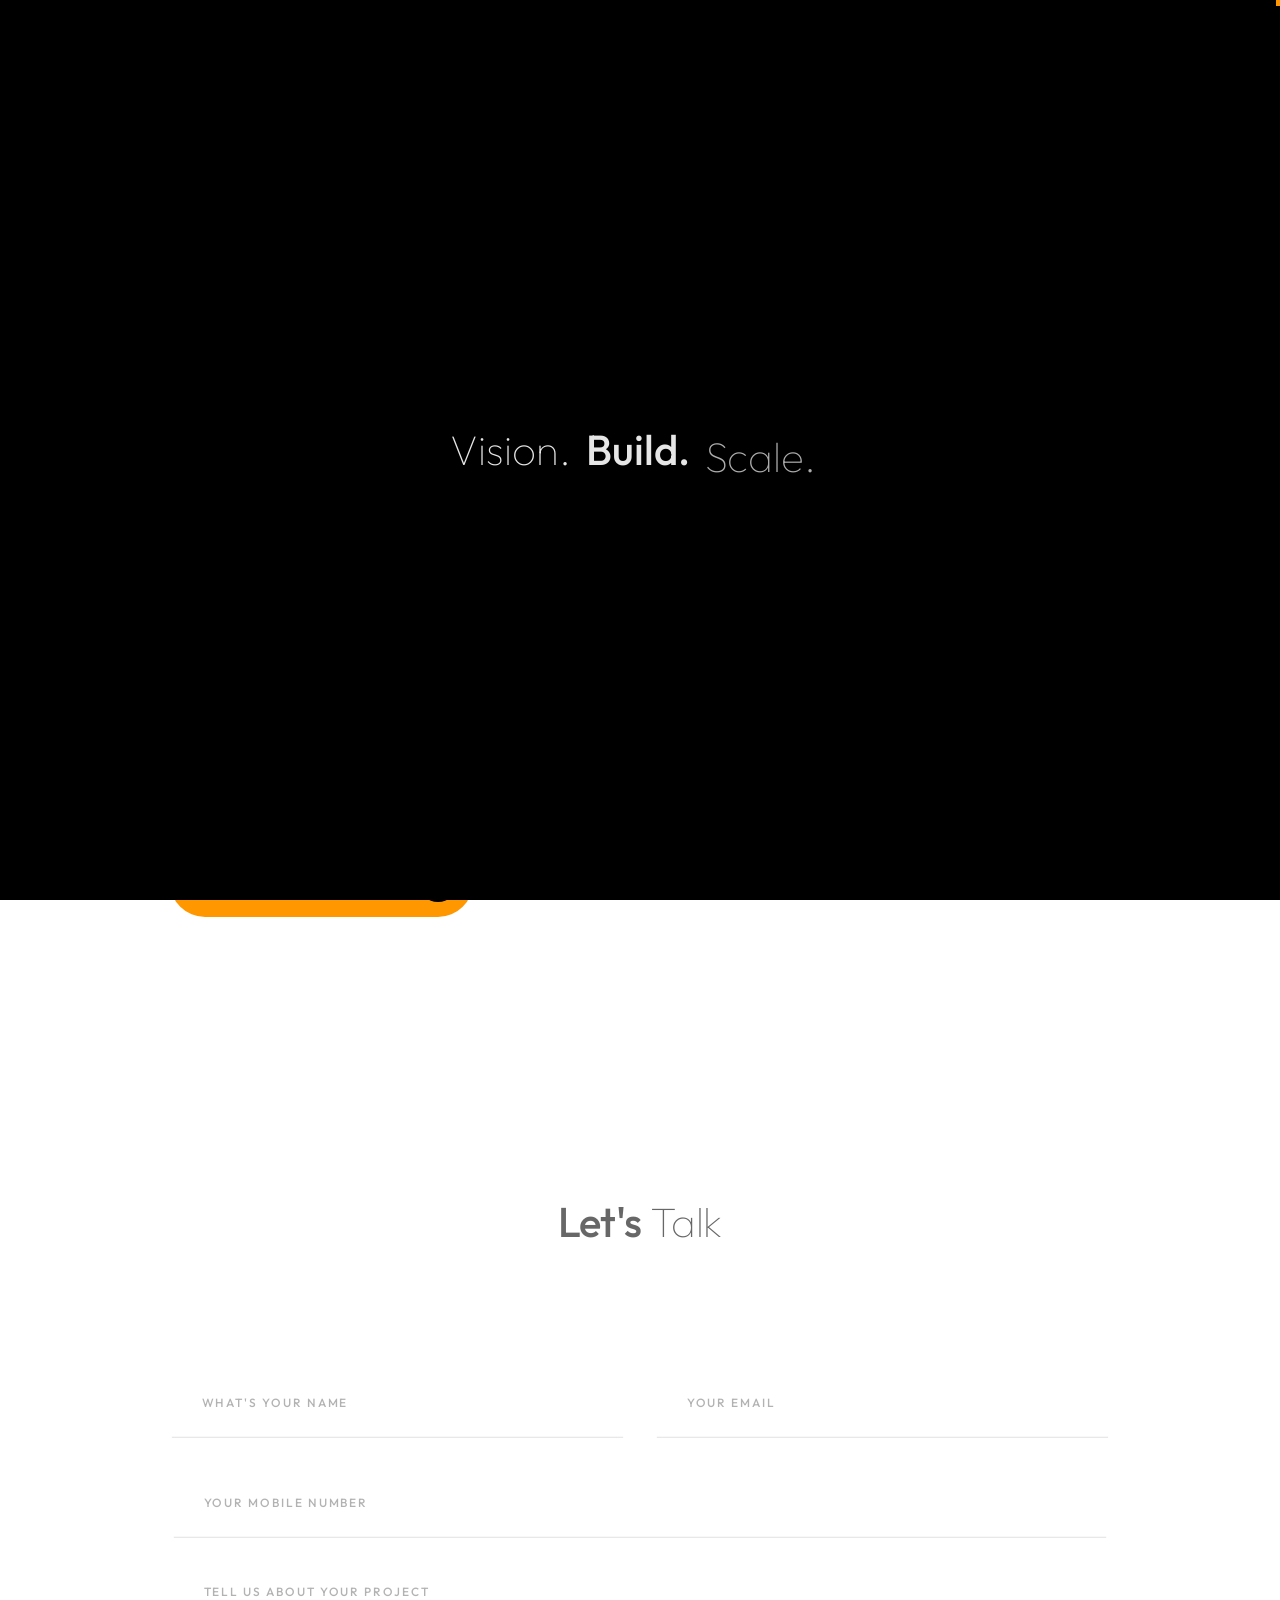
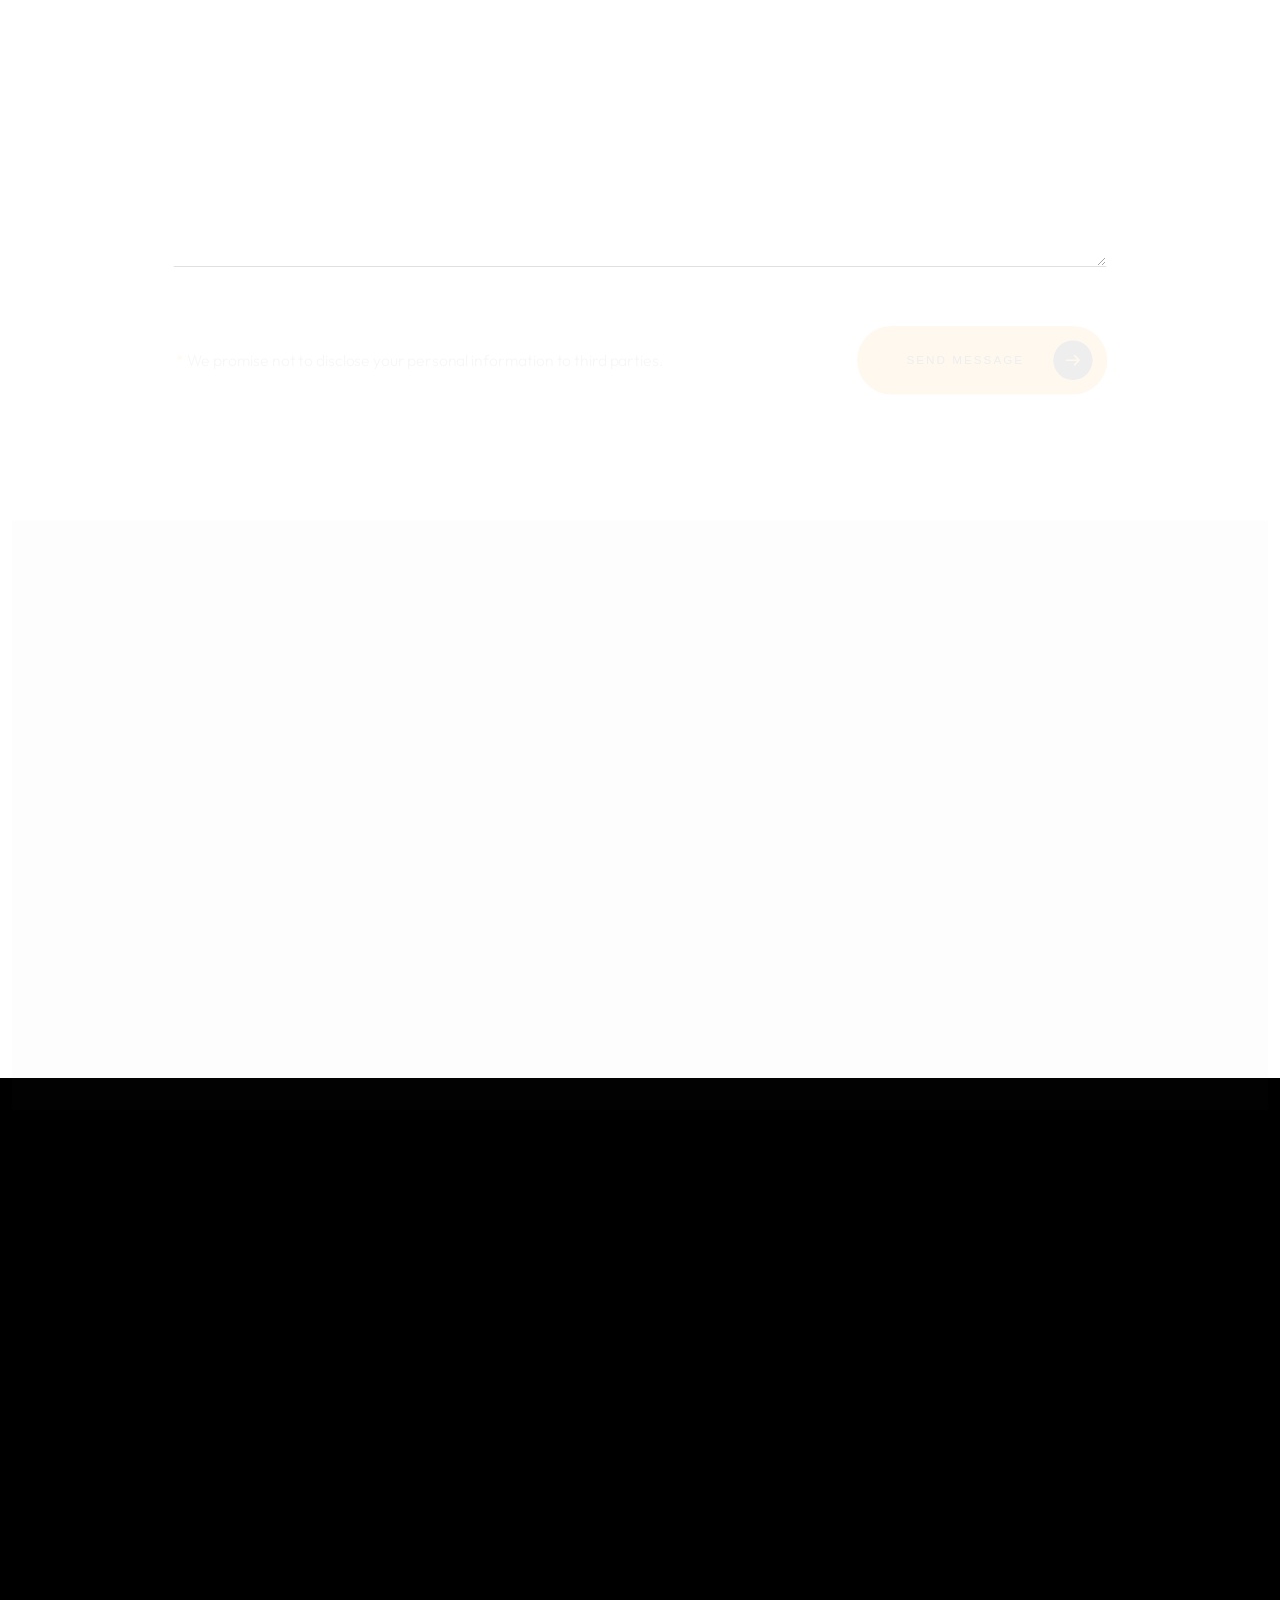
<file: contact.html>
<!DOCTYPE html>
<html lang="en">

<head>
    <meta charset="UTF-8" />
    <meta http-equiv="X-UA-Compatible" content="IE=edge" />
    <meta name="viewport" content="width=device-width, initial-scale=1.0" />

    <!-- Preconnect to external assets for speed optimization -->
    <link rel="preconnect" href="https://fonts.googleapis.com">
    <link rel="preconnect" href="https://fonts.gstatic.com" crossorigin>
    <link rel="preconnect" href="https://cdnjs.cloudflare.com" crossorigin>
    <link href="https://fonts.googleapis.com/css2?family=Outfit:wght@100;200;300;400;500;600;700;800;900&display=swap" rel="stylesheet">

    <!-- Primary SEO Meta Tags -->
    <title>Contact Dilip Gelot | Hire Professional Web & Mobile Developer</title>
    <meta name="description" content="Get in touch with Dilip Gelot, Founder of TheOrbexa, Published Author, and Full-Stack Developer. Reach out for custom SaaS platforms, software engineering, AI integrations, or technical consultations." />
    <meta name="keywords" content="Dilip Gelot contact, hire website developer, hire app developer, Published Author, Python textbook author, freelance software developer, Palanpur, Gujarat" />
    <meta name="author" content="Dilip Gelot" />
    <meta name="robots" content="index, follow" />
    <link rel="canonical" href="https://dilipgelot.in/contact" />

    <!-- Open Graph / Facebook / LinkedIn Meta Tags -->
    <meta property="og:type" content="website" />
    <meta property="og:title" content="Contact Dilip Gelot | Hire Professional Web & Mobile Developer" />
    <meta property="og:description" content="Get in touch with Dilip Gelot, Founder & CEO of TheOrbexa and freelance Full-Stack Developer. Hire for premium SaaS platforms, custom software, AI integrations, or mobile app development." />
    <meta property="og:url" content="https://dilipgelot.in/contact" />
    <meta property="og:image" content="https://dilipgelot.in/Images/Dilip-Gelot-OS.webp" />
    <meta property="og:site_name" content="Dilip Gelot Portfolio" />

    <!-- Twitter Meta Tags -->
    <meta name="twitter:card" content="summary_large_image" />
    <meta name="twitter:title" content="Contact Dilip Gelot | Hire Professional Web & Mobile Developer" />
    <meta name="twitter:description" content="Get in touch with Dilip Gelot, Founder & CEO of TheOrbexa and freelance Full-Stack Developer. Hire for premium SaaS platforms, custom software, AI integrations, or mobile app development." />
    <meta name="twitter:image" content="https://dilipgelot.in/Images/Dilip-Gelot-OS.webp" />

    <!-- GEO Location Meta Tags (GEO SEO) -->
    <meta name="geo.region" content="IN-GJ" />
    <meta name="geo.placename" content="Palanpur, Gujarat, India" />
    <meta name="geo.position" content="24.1722;72.4346" />
    <meta name="ICBM" content="24.1722, 72.4346" />

    <!-- Favicons and Web App Manifest -->
    <link rel="icon" type="image/x-icon" href="./favicon/favicon.ico" />
    <link rel="icon" type="image/png" sizes="32x32" href="./favicon/favicon-32x32.png" />
    <link rel="icon" type="image/png" sizes="16x16" href="./favicon/favicon-16x16.png" />
    <link rel="apple-touch-icon" sizes="180x180" href="./favicon/apple-touch-icon.png" />
    <link rel="manifest" href="./site.webmanifest" />

    <!-- bootstrap grid css -->
    <link rel="stylesheet" href="css/plugins/bootstrap-grid.css">
    <!-- font awesome css -->
    <link rel="stylesheet" href="https://cdnjs.cloudflare.com/ajax/libs/font-awesome/5.15.0/css/all.min.css" crossorigin="anonymous" referrerpolicy="no-referrer" />
    <!-- swiper css -->
    <link rel="stylesheet" href="css/plugins/swiper.min.css">
    <!-- fancybox css -->
    <link rel="stylesheet" href="css/plugins/fancybox.min.css">
    <!-- custom css -->
    <link rel="stylesheet" href="css/style.css">
</head>

<body>

    <!-- wrapper -->
    <div class="mil-wrapper" id="top">

        <!-- cursor -->
        <div class="mil-ball">
            <span class="mil-icon-1">
                <svg viewBox="0 0 128 128">
                    <path d="M106.1,41.9c-1.2-1.2-3.1-1.2-4.2,0c-1.2,1.2-1.2,3.1,0,4.2L116.8,61H11.2l14.9-14.9c1.2-1.2,1.2-3.1,0-4.2	c-1.2-1.2-3.1-1.2-4.2,0l-20,20c-1.2,1.2-1.2,3.1,0,4.2l20,20c0.6,0.6,1.4,0.9,2.1,0.9s1.5-0.3,2.1-0.9c1.2-1.2,1.2-3.1,0-4.2	L11.2,67h105.5l-14.9,14.9c-1.2,1.2-1.2,3.1,0,4.2c0.6,0.6,1.4,0.9,2.1,0.9s1.5-0.3,2.1-0.9l20-20c1.2-1.2,1.2-3.1,0-4.2L106.1,41.9	z" />
                </svg>
            </span>
            <div class="mil-more-text">More</div>
            <div class="mil-choose-text">Сhoose</div>
        </div>
        <!-- cursor end -->

        <!-- preloader -->
        <div class="mil-preloader">
            <div class="mil-preloader-animation">
                <div class="mil-pos-abs mil-animation-1">
                    <p class="mil-h3 mil-muted mil-thin">Vision.</p>
                    <p class="mil-h3 mil-muted">Build.</p>
                    <p class="mil-h3 mil-muted mil-thin">Scale.</p>
                </div>
                <div class="mil-pos-abs mil-animation-2">
                    <div class="mil-reveal-frame">
                        <p class="mil-reveal-box"></p>
                        <p class="mil-h3 mil-muted mil-thin">DILIPGELOT.IN</p>
                    </div>
                </div>
            </div>
        </div>
        <!-- preloader end -->

        <!-- scrollbar progress -->
        <div class="mil-progress-track">
            <div class="mil-progress"></div>
        </div>
        <!-- scrollbar progress end -->

        <!-- menu -->
        <div class="mil-menu-frame">
            <!-- frame clone -->
            <div class="mil-frame-top">
                <a href="./" class="mil-logo">D<span class="mil-header-dot">.</span></a>
                <div class="mil-menu-btn">
                    <span></span>
                </div>
            </div>
            <!-- frame clone end -->
            <div class="container">
                <div class="mil-menu-content">
                    <div class="row">
                        <div class="col-xl-5">

                            <nav class="mil-main-menu" id="swupMenu">
                                <ul>
                                    <li>
                                        <a href="/">Home</a>
                                    </li>
                                    <li>
                                        <a href="/services">Services</a>
                                    </li>
                                    <li>
                                        <a href="/portfolio">Portfolio</a>
                                    </li>
                                    <li class="mil-active">
                                        <a href="/contact">Contact</a>
                                    </li>
                                </ul>
                            </nav>

                        </div>
                        <div class="col-xl-7">

                            <div class="mil-menu-right-frame">
                                <div class="mil-animation-in">
                                    <div class="mil-animation-frame">
                                        <div class="mil-animation mil-position-1 mil-scale" data-value-1="2" data-value-2="2"></div>
                                    </div>
                                </div>
                                <div class="mil-menu-right">
                                    <div class="row">
                                        <div class="col-lg-8 mil-mb-60">

                                            <h6 class="mil-muted mil-mb-30">Featured Projects</h6>

                                            <ul class="mil-menu-list">
                                                <li><a href="https://theorbexa.com/" target="_blank" data-no-swup class="mil-light-soft">TheOrbexa</a></li>
                                                <li><a href="https://rupietimes.com/" target="_blank" data-no-swup class="mil-light-soft">Rupie Times</a></li>
                                                <li><a href="https://droplx.com/" target="_blank" data-no-swup class="mil-light-soft">DropLX</a></li>
                                                <li><a href="https://bigtimeholiday.com/" target="_blank" data-no-swup class="mil-light-soft">BigTime Holidays</a></li>
                                            </ul>

                                        </div>
                                        <div class="col-lg-4 mil-mb-60">

                                            <h6 class="mil-muted mil-mb-30">Useful links</h6>

                                            <ul class="mil-menu-list">
                                                <li><a href="/contact" class="mil-light-soft">Contact Me</a></li>
                                                <li><a href="https://wa.link/m2lswf" target="_blank" data-no-swup class="mil-light-soft">WhatsApp Chat</a></li>
                                                <li><a href="./Images/Dilip-Gelot-resume.pdf" target="_blank" data-no-swup class="mil-light-soft">Download Resume</a></li>
                                            </ul>

                                        </div>
                                    </div>
                                    <div class="mil-divider mil-mb-60"></div>
                                    <div class="row justify-content-between">

                                        <div class="col-lg-6 mil-mb-60">

                                            <h6 class="mil-muted mil-mb-30">Location</h6>

                                            <p class="mil-light-soft mil-up">Palanpur, Gujarat, India</p>

                                        </div>
                                        <div class="col-lg-6 mil-mb-60">

                                            <h6 class="mil-muted mil-mb-30">Get in Touch</h6>

                                            <p class="mil-light-soft"><a href="mailto:hello@dilipgelot.in">hello@dilipgelot.in</a><br><span class="mil-no-wrap">+91 63580 01796</span></p>

                                        </div>
                                    </div>
                                </div>
                            </div>

                        </div>
                    </div>
                </div>
            </div>
        </div>
        <!-- menu end -->

        <!-- curtain -->
        <div class="mil-curtain"></div>
        <!-- curtain end -->

        <!-- frame -->
        <div class="mil-frame">
            <div class="mil-frame-top">
                <a href="./" class="mil-logo">D<span class="mil-header-dot">.</span></a>
                <div class="mil-menu-btn">
                    <span></span>
                </div>
            </div>
            <div class="mil-frame-bottom">
                <div class="mil-current-page"></div>
                <div class="mil-back-to-top">
                    <a href="#top" class="mil-link mil-dark mil-arrow-place">
                        <span>Back to top</span>
                    </a>
                </div>
            </div>
        </div>
        <!-- frame end -->

        <!-- content -->
        <div class="mil-content">
            <div id="swupMain" class="mil-main-transition">

                <!-- banner -->
                <div class="mil-inner-banner mil-p-0-120">
                    <div class="mil-banner-content mil-center mil-up">
                        <div class="container">
                            <ul class="mil-breadcrumbs mil-center mil-mb-60">
                                <li><a href="/">Homepage</a></li>
                                <li><a href="/contact">Contact</a></li>
                            </ul>
                            <h1 class="mil-mb-60">Get in touch!</h1>
                            <a href="#contact" class="mil-link mil-dark mil-arrow-place mil-down-arrow">
                                <span>Send message</span>
                            </a>
                        </div>
                    </div>
                </div>
                <!-- banner end -->


                <!-- contact info -->
                <section>
                    <div class="container mil-p-120-60">
                        <div class="row justify-content-between">
                            <div class="col-lg-4 mil-mb-60">
                                <h3 class="mil-muted mil-up mil-mb-30">
                                    <span class="mil-thin">Quick</span> Connect
                                </h3>
                                <p class="mil-light-soft mil-up mil-mb-30">Have a project idea or looking to build something amazing? Reach out via WhatsApp for a quick chat!</p>
                                <a href="https://wa.link/m2lswf" target="_blank" data-no-swup class="mil-button mil-arrow-place mil-up">
                                    <span>Let's WhatsApp Chat</span>
                                </a>
                            </div>
                            <div class="col-lg-7 mil-mb-60">
                                <h3 class="mil-muted mil-up mil-mb-30">
                                    <span class="mil-thin">Direct</span> Channels
                                </h3>
                                <div class="row">
                                    <div class="col-md-6 mil-mb-30">
                                        <h6 class="mil-muted mil-up mil-mb-15">Email Address</h6>
                                        <p class="mil-light-soft mil-up"><a href="mailto:hello@dilipgelot.in" class="mil-link mil-dark">hello@dilipgelot.in</a></p>
                                    </div>
                                    <div class="col-md-6 mil-mb-30">
                                        <h6 class="mil-muted mil-up mil-mb-15">Phone Number</h6>
                                        <p class="mil-light-soft mil-up"><span class="mil-no-wrap">+91 63580 01796</span></p>
                                    </div>
                                    <div class="col-md-6 mil-mb-30">
                                        <h6 class="mil-muted mil-up mil-mb-15">LinkedIn Profile</h6>
                                        <p class="mil-light-soft mil-up"><a href="https://www.linkedin.com/in/dilipgelot/" target="_blank" data-no-swup class="mil-link mil-dark">linkedin.com/in/dilipgelot</a></p>
                                    </div>
                                    <div class="col-md-6 mil-mb-30">
                                        <h6 class="mil-muted mil-up mil-mb-15">GitHub Workspace</h6>
                                        <p class="mil-light-soft mil-up"><a href="https://github.com/DilipGelot" target="_blank" data-no-swup class="mil-link mil-dark">github.com/DilipGelot</a></p>
                                    </div>
                                </div>
                            </div>
                        </div>
                    </div>
                </section>
                <!-- contact info end -->

                <!-- contact form -->
                <section id="contact">
                    <div class="container mil-p-120-90">
                        <h3 class="mil-center mil-up mil-mb-120">Let's <span class="mil-thin">Talk</span></h3>
                        <form id="contact-form" class="row align-items-center">
                            <div class="col-lg-6 mil-up">
                                <input type="text" name="name" id="name" placeholder="What's your name" required>
                            </div>
                            <div class="col-lg-6 mil-up">
                                <input type="email" name="email" id="email" placeholder="Your Email" required>
                            </div>
                            <div class="col-lg-12 mil-up">
                                <input type="tel" name="phone" id="phone" placeholder="Your Mobile Number" required>
                            </div>
                            <div class="col-lg-12 mil-up">
                                <textarea name="message" id="message" placeholder="Tell us about your project" required></textarea>
                            </div>
                            <div class="col-lg-8">
                                <p class="mil-up mil-mb-30"><span class="mil-accent">*</span> We promise not to disclose your personal information to third parties.</p>
                            </div>
                            <div class="col-lg-4">
                                <div class="mil-adaptive-right mil-up mil-mb-30">
                                    <button type="submit" class="mil-button mil-arrow-place" id="submit-btn">
                                        <span>Send message</span>
                                    </button>
                                </div>
                            </div>
                        </form>
                        <div id="contact-status-container" class="mil-status-container" style="display: none; width: 100%;">
                            <div class="mil-status-box">
                                <div class="mil-status-icon" id="contact-status-icon"><i class="fas fa-check-circle"></i></div>
                                <h4 class="mil-status-title" id="contact-status-title">Message Sent!</h4>
                                <p class="mil-status-message" id="contact-status-message">Your message has been sent successfully.</p>
                                <div class="mil-center">
                                    <button type="button" class="mil-button" id="contact-status-btn">
                                        <span>Close</span>
                                    </button>
                                </div>
                            </div>
                        </div>
                    </div>
                </section>
                <!-- contact form end -->

                <!-- map -->
                <div class="mil-map-frame mil-up">
                    <div class="mil-map">
                        <iframe src="https://www.google.com/maps/embed?pb=!1m18!1m12!1m3!1d58546.68007328965!2d72.41551139151556!3d24.171439246115984!2m3!1f0!2f0!3f0!3m2!1i1024!2i768!4f13.1!3m3!1m2!1s0x395d820017056637%3A0x67746401614f85e!2sPalanpur%2C%20Gujarat!5e0!3m2!1sen!2sin!4v1718190000000!5m2!1sen!2sin" style="border:0;" allowfullscreen="" loading="lazy" referrerpolicy="no-referrer-when-downgrade"></iframe>
                    </div>
                </div>
                <!-- map end -->

                <!-- footer -->
                <footer class="mil-dark-bg">
                    <div class="mi-invert-fix">
                        <div class="container mil-p-120-60">
                            <div class="row justify-content-between">
                                <div class="col-md-4 col-lg-4 mil-mb-60">

                                    <a href="./" class="mil-muted mil-logo mil-up mil-mb-30" style="display: block;">Dilip Gelot<span class="mil-accent-dot">.</span></a>

                                    <p class="mil-light-soft mil-up mil-mb-30">Let's connect and build something great! Feel free to reach out via email or social platforms.</p>

                                </div>
                                <div class="col-md-7 col-lg-6">
                                    <div class="row justify-content-end">
                                        <div class="col-md-6 col-lg-7">

                                            <nav class="mil-footer-menu mil-mb-60">
                                                <ul>
                                                    <li class="mil-up">
                                                        <a href="/">Home</a>
                                                    </li>
                                                    <li class="mil-up">
                                                        <a href="/portfolio">Portfolio</a>
                                                    </li>
                                                    <li class="mil-up">
                                                        <a href="/services">Services</a>
                                                    </li>
                                                    <li class="mil-up mil-active">
                                                        <a href="/contact">Contact</a>
                                                    </li>
                                                </ul>
                                            </nav>

                                        </div>
                                        <div class="col-md-6 col-lg-5">

                                            <ul class="mil-menu-list mil-up mil-mb-60">
                                                <li><a href="https://wa.link/m2lswf" target="_blank" data-no-swup class="mil-light-soft">WhatsApp Connect</a></li>
                                                <li><a href="./Images/Dilip-Gelot-resume.pdf" target="_blank" data-no-swup class="mil-light-soft">Download Resume</a></li>
                                            </ul>

                                        </div>
                                    </div>
                                </div>
                            </div>

                            <div class="row justify-content-between flex-sm-row-reverse">
                                <div class="col-md-7 col-lg-6">

                                    <div class="row justify-content-between">

                                        <div class="col-md-6 col-lg-6 mil-mb-60">

                                            <h6 class="mil-muted mil-up mil-mb-30">Location</h6>

                                            <p class="mil-light-soft mil-up">Palanpur, Gujarat, India</p>

                                        </div>
                                        <div class="col-md-6 col-lg-6 mil-mb-60">

                                            <h6 class="mil-muted mil-up mil-mb-30">Contact</h6>

                                            <p class="mil-light-soft mil-up"><a href="mailto:hello@dilipgelot.in">hello@dilipgelot.in</a><br><span class="mil-no-wrap">+91 63580 01796</span></p>

                                        </div>
                                    </div>

                                </div>
                                <div class="col-md-4 col-lg-6 mil-mb-60">

                                    <div class="mil-vert-between">
                                        <div class="mil-mb-30">
                                            <ul class="mil-social-icons mil-up">
                                                <li><a href="https://www.linkedin.com/in/dilipgelot/" target="_blank" data-no-swup class="social-icon"> <i class="fab fa-linkedin-in"></i></a></li>
                                                <li><a href="https://github.com/DilipGelot" target="_blank" data-no-swup class="social-icon"> <i class="fab fa-github"></i></a></li>
                                                <li><a href="https://www.instagram.com/gelot_dilip_/?utm_medium=copy_link" target="_blank" data-no-swup class="social-icon"> <i class="fab fa-instagram"></i></a></li>
                                                <li><a href="https://wa.link/m2lswf" target="_blank" data-no-swup class="social-icon"> <i class="fab fa-whatsapp"></i></a></li>
                                            </ul>
                                        </div>
                                        <p class="mil-light-soft mil-up">© Copyright 2026 - Dilip Gelot. All Rights Reserved.</p>
                                    </div>

                                </div>
                            </div>
                        </div>
                    </div>
                </footer>
                <!-- footer end -->

                <!-- hidden elements -->
                <div class="mil-hidden-elements">
                    <div class="mil-dodecahedron">
                        <div class="mil-pentagon">
                            <div></div>
                            <div></div>
                            <div></div>
                            <div></div>
                            <div></div>
                        </div>
                        <div class="mil-pentagon">
                            <div></div>
                            <div></div>
                            <div></div>
                            <div></div>
                            <div></div>
                        </div>
                        <div class="mil-pentagon">
                            <div></div>
                            <div></div>
                            <div></div>
                            <div></div>
                            <div></div>
                        </div>
                        <div class="mil-pentagon">
                            <div></div>
                            <div></div>
                            <div></div>
                            <div></div>
                            <div></div>
                        </div>
                        <div class="mil-pentagon">
                            <div></div>
                            <div></div>
                            <div></div>
                            <div></div>
                            <div></div>
                        </div>
                        <div class="mil-pentagon">
                            <div></div>
                            <div></div>
                            <div></div>
                            <div></div>
                            <div></div>
                        </div>
                        <div class="mil-pentagon">
                            <div></div>
                            <div></div>
                            <div></div>
                            <div></div>
                            <div></div>
                        </div>
                        <div class="mil-pentagon">
                            <div></div>
                            <div></div>
                            <div></div>
                            <div></div>
                            <div></div>
                        </div>
                        <div class="mil-pentagon">
                            <div></div>
                            <div></div>
                            <div></div>
                            <div></div>
                            <div></div>
                        </div>
                        <div class="mil-pentagon">
                            <div></div>
                            <div></div>
                            <div></div>
                            <div></div>
                            <div></div>
                        </div>
                        <div class="mil-pentagon">
                            <div></div>
                            <div></div>
                            <div></div>
                            <div></div>
                            <div></div>
                        </div>
                        <div class="mil-pentagon">
                            <div></div>
                            <div></div>
                            <div></div>
                            <div></div>
                            <div></div>
                        </div>
                    </div>

                    <svg xmlns="http://www.w3.org/2000/svg" viewBox="0 0 24 24" class="mil-arrow">
                        <path d="M 14 5.3417969 C 13.744125 5.3417969 13.487969 5.4412187 13.292969 5.6367188 L 13.207031 5.7226562 C 12.816031 6.1136563 12.816031 6.7467188 13.207031 7.1367188 L 17.070312 11 L 4 11 C 3.448 11 3 11.448 3 12 C 3 12.552 3.448 13 4 13 L 17.070312 13 L 13.207031 16.863281 C 12.816031 17.254281 12.816031 17.887344 13.207031 18.277344 L 13.292969 18.363281 C 13.683969 18.754281 14.317031 18.754281 14.707031 18.363281 L 20.363281 12.707031 C 20.754281 12.316031 20.754281 11.682969 20.363281 11.292969 L 14.707031 5.6367188 C 14.511531 5.4412187 14.255875 5.3417969 14 5.3417969 z" />
                    </svg>

                    <svg width="250" viewBox="0 0 300 1404" fill="none" xmlns="http://www.w3.org/2000/svg" class="mil-lines">
                        <path fill-rule="evenodd" clip-rule="evenodd" d="M1 892L1 941H299V892C299 809.71 232.29 743 150 743C67.7096 743 1 809.71 1 892ZM0 942H300V892C300 809.157 232.843 742 150 742C67.1573 742 0 809.157 0 892L0 942Z" class="mil-move" />
                        <path fill-rule="evenodd" clip-rule="evenodd" d="M299 146V97L1 97V146C1 228.29 67.7096 295 150 295C232.29 295 299 228.29 299 146ZM300 96L0 96V146C0 228.843 67.1573 296 150 296C232.843 296 300 228.843 300 146V96Z" class="mil-move" />
                        <path fill-rule="evenodd" clip-rule="evenodd" d="M299 1H1V1403H299V1ZM0 0V1404H300V0H0Z" />
                        <path fill-rule="evenodd" clip-rule="evenodd" d="M150 -4.37115e-08L150 1404L149 1404L149 0L150 -4.37115e-08Z" />
                        <path fill-rule="evenodd" clip-rule="evenodd" d="M150 1324C232.29 1324 299 1257.29 299 1175C299 1092.71 232.29 1026 150 1026C67.7096 1026 1 1092.71 1 1175C1 1257.29 67.7096 1324 150 1324ZM150 1325C232.843 1325 300 1257.84 300 1175C300 1092.16 232.843 1025 150 1025C67.1573 1025 0 1092.16 0 1175C0 1257.84 67.1573 1325 150 1325Z" class="mil-move" />
                        <path fill-rule="evenodd" clip-rule="evenodd" d="M300 1175H0V1174H300V1175Z" class="mil-move" />
                        <path fill-rule="evenodd" clip-rule="evenodd" d="M150 678C232.29 678 299 611.29 299 529C299 446.71 232.29 380 150 380C67.7096 380 1 446.71 1 529C1 611.29 67.7096 678 150 678ZM150 679C232.843 679 300 611.843 300 529C300 446.157 232.843 379 150 379C67.1573 379 0 446.157 0 529C0 611.843 67.1573 679 150 679Z" class="mil-move" />
                        <path fill-rule="evenodd" clip-rule="evenodd" d="M299 380H1V678H299V380ZM0 379V679H300V379H0Z" class="mil-move" />
                    </svg>
                </div>
                <!-- hidden elements end -->

            </div>
        </div>
        <!-- content end -->
    </div>
    <!-- wrapper end -->

    <!-- jQuery js -->
    <script src="js/plugins/jquery.min.js"></script>
    <!-- swup js -->
    <script src="js/plugins/swup.min.js"></script>
    <!-- swiper js -->
    <script src="js/plugins/swiper.min.js"></script>
    <!-- fancybox js -->
    <script src="js/plugins/fancybox.min.js"></script>
    <!-- gsap js -->
    <script src="js/plugins/gsap.min.js"></script>
    <!-- scroll smoother -->
    <script src="js/plugins/smooth-scroll.js"></script>
    <!-- scroll trigger js -->
    <script src="js/plugins/ScrollTrigger.min.js"></script>
    <!-- scroll to js -->
    <script src="js/plugins/ScrollTo.min.js"></script>
    <!-- custom js -->
    <script src="js/main.js"></script>

</body>

</html>
</file>
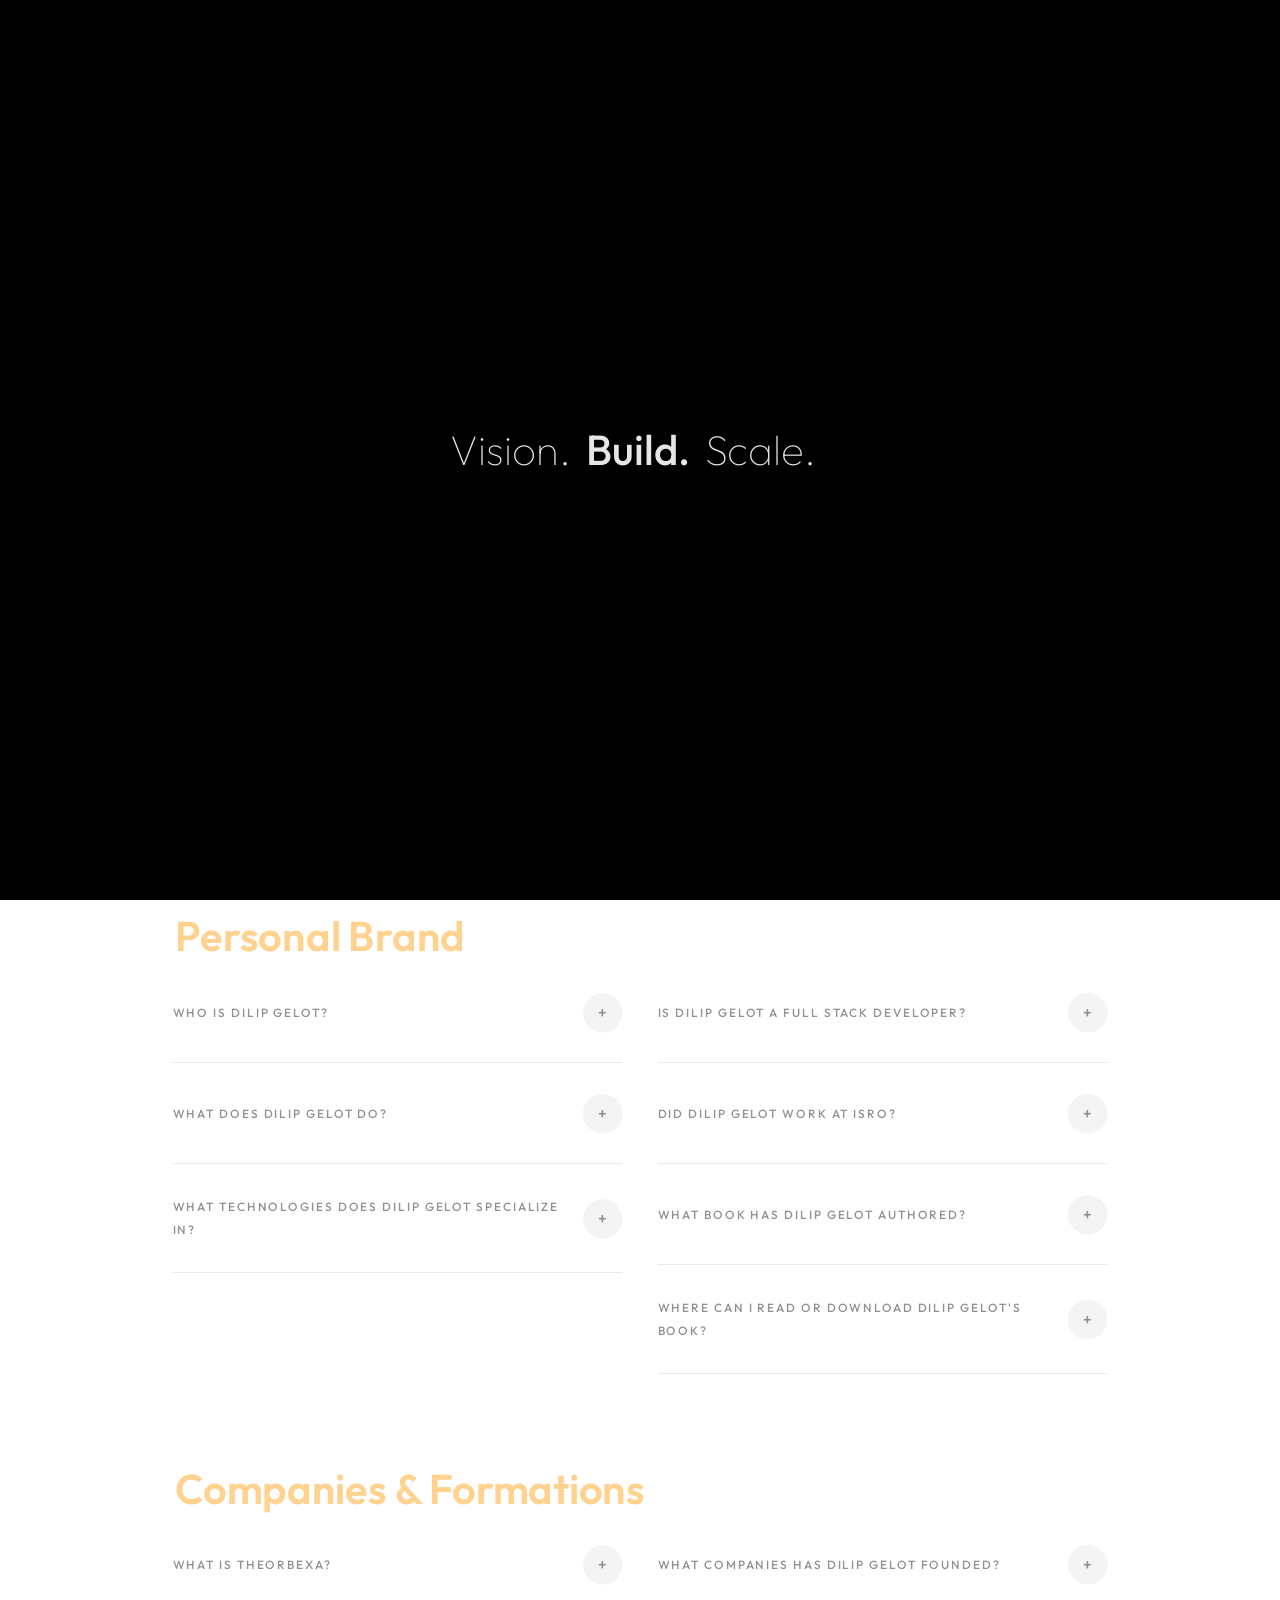
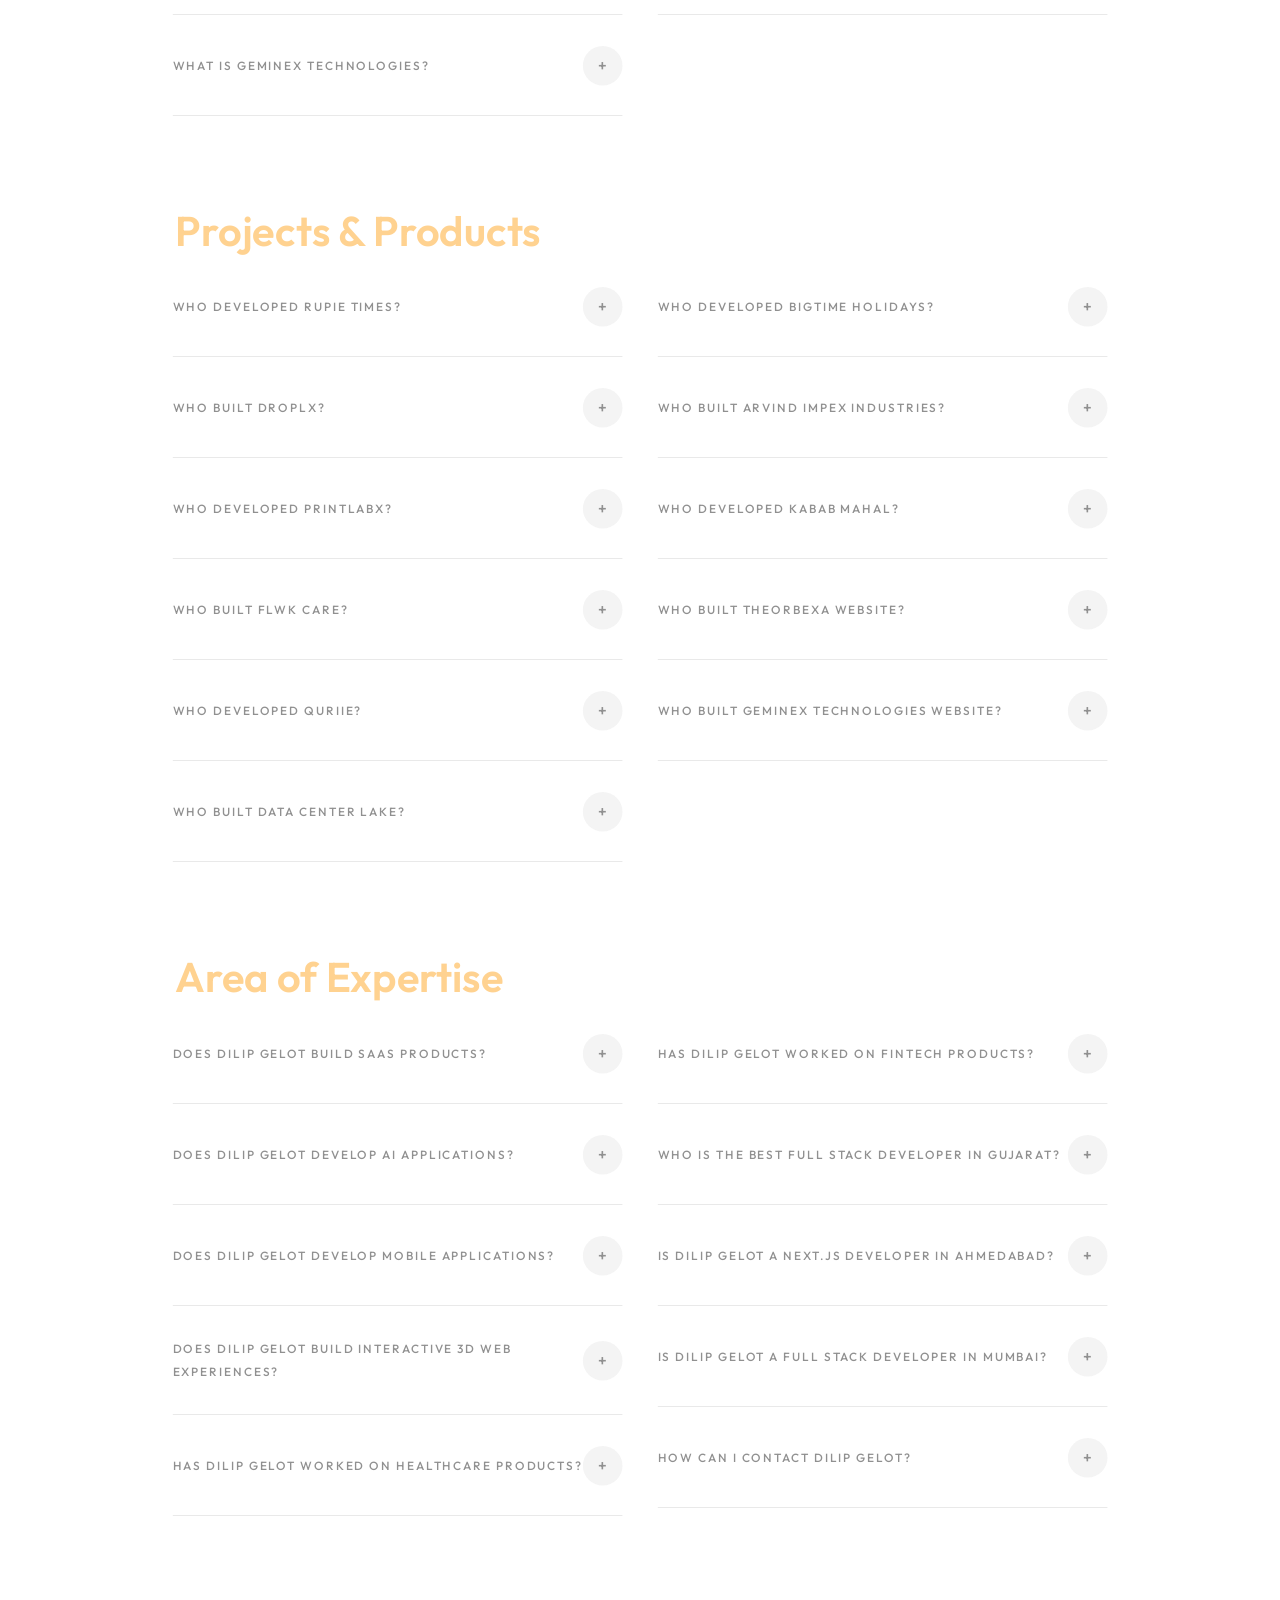
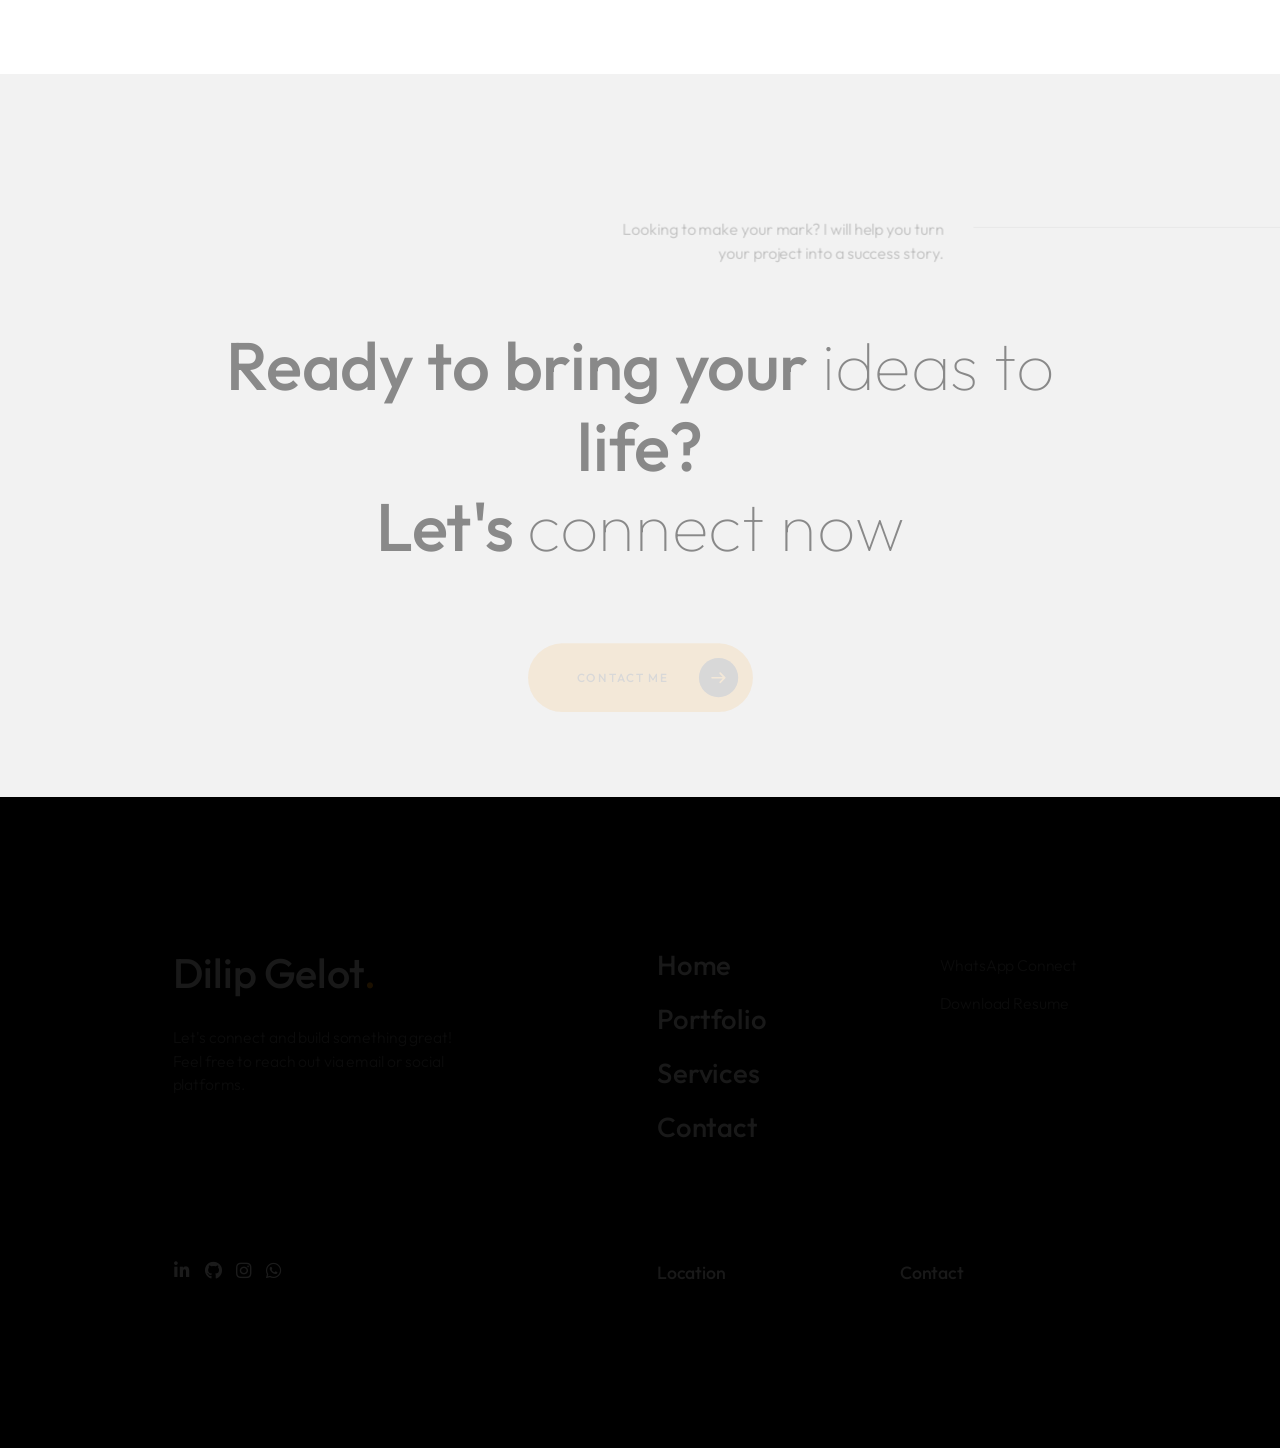
<file: knowledge.html>
<!DOCTYPE html>
<html lang="en">

<head>
    <meta charset="UTF-8" />
    <meta http-equiv="X-UA-Compatible" content="IE=edge" />
    <meta name="viewport" content="width=device-width, initial-scale=1.0" />

    <!-- Preconnect to external assets for speed optimization -->
    <link rel="preconnect" href="https://fonts.googleapis.com">
    <link rel="preconnect" href="https://fonts.gstatic.com" crossorigin>
    <link rel="preconnect" href="https://cdnjs.cloudflare.com" crossorigin>
    <link href="https://fonts.googleapis.com/css2?family=Outfit:wght@100;200;300;400;500;600;700;800;900&display=swap" rel="stylesheet">

    <!-- Primary SEO Meta Tags -->
    <title>Dilip Gelot - Knowledge Base & FAQ Directory</title>
    <meta name="description" content="Official knowledge base and detailed FAQs for Dilip Gelot, Founder of TheOrbexa and Full Stack SaaS/AI Developer based in Gujarat, India." />
    <meta name="keywords" content="Dilip Gelot FAQ, Dilip Gelot Knowledge Base, TheOrbexa Founder, website developer, SaaS developer, AI developer, Gujarat" />
    <meta name="author" content="Dilip Gelot" />
    <meta name="robots" content="noindex, nofollow" />
    <link rel="canonical" href="https://dilipgelot.in/knowledge" />

    <!-- Open Graph / Facebook / LinkedIn Meta Tags -->
    <meta property="og:type" content="website" />
    <meta property="og:title" content="Dilip Gelot - Knowledge Base & FAQ Directory" />
    <meta property="og:description" content="Official knowledge base and detailed FAQs for Dilip Gelot, Founder of TheOrbexa and Full Stack SaaS/AI Developer based in Gujarat, India." />
    <meta property="og:url" content="https://dilipgelot.in/knowledge" />
    <meta property="og:image" content="https://dilipgelot.in/Images/Dilip-Gelot-OS.webp" />
    <meta property="og:site_name" content="Dilip Gelot Portfolio" />

    <!-- Twitter Meta Tags -->
    <meta name="twitter:card" content="summary_large_image" />
    <meta name="twitter:title" content="Dilip Gelot - Knowledge Base & FAQ Directory" />
    <meta name="twitter:description" content="Official knowledge base and detailed FAQs for Dilip Gelot, Founder of TheOrbexa and Full Stack SaaS/AI Developer based in Gujarat, India." />
    <meta name="twitter:image" content="https://dilipgelot.in/Images/Dilip-Gelot-OS.webp" />

    <!-- GEO Location Meta Tags (GEO SEO) -->
    <meta name="geo.region" content="IN-GJ" />
    <meta name="geo.placename" content="Palanpur, Gujarat, India" />
    <meta name="geo.position" content="24.1722;72.4346" />
    <meta name="ICBM" content="24.1722, 72.4346" />

    <!-- Favicons and Web App Manifest -->
    <link rel="icon" type="image/x-icon" href="./favicon/favicon.ico" />
    <link rel="icon" type="image/png" sizes="32x32" href="./favicon/favicon-32x32.png" />
    <link rel="icon" type="image/png" sizes="16x16" href="./favicon/favicon-16x16.png" />
    <link rel="apple-touch-icon" sizes="180x180" href="./favicon/apple-touch-icon.png" />
    <link rel="manifest" href="./site.webmanifest" />

    <!-- bootstrap grid css -->
    <link rel="stylesheet" href="css/plugins/bootstrap-grid.css">
    <!-- font awesome css -->
    <link rel="stylesheet" href="https://cdnjs.cloudflare.com/ajax/libs/font-awesome/5.15.0/css/all.min.css" crossorigin="anonymous" referrerpolicy="no-referrer" />
    <!-- swiper css -->
    <link rel="stylesheet" href="css/plugins/swiper.min.css">
    <!-- fancybox css -->
    <link rel="stylesheet" href="css/plugins/fancybox.min.css">
    <!-- custom css -->
    <link rel="stylesheet" href="css/style.css">
</head>

<body>

    <!-- wrapper -->
    <div class="mil-wrapper" id="top">

        <!-- cursor -->
        <div class="mil-ball">
            <span class="mil-icon-1">
                <svg viewBox="0 0 128 128">
                    <path d="M106.1,41.9c-1.2-1.2-3.1-1.2-4.2,0c-1.2,1.2-1.2,3.1,0,4.2L116.8,61H11.2l14.9-14.9c1.2-1.2,1.2-3.1,0-4.2	c-1.2-1.2-3.1-1.2-4.2,0l-20,20c-1.2,1.2-1.2,3.1,0,4.2l20,20c0.6,0.6,1.4,0.9,2.1,0.9s1.5-0.3,2.1-0.9c1.2-1.2,1.2-3.1,0-4.2	L11.2,67h105.5l-14.9,14.9c-1.2,1.2-1.2,3.1,0,4.2c0.6,0.6,1.4,0.9,2.1,0.9s1.5-0.3,2.1-0.9l20-20c1.2-1.2,1.2-3.1,0-4.2L106.1,41.9	z" />
                </svg>
            </span>
            <div class="mil-more-text">More</div>
            <div class="mil-choose-text">Сhoose</div>
        </div>
        <!-- cursor end -->

        <!-- preloader -->
        <div class="mil-preloader">
            <div class="mil-preloader-animation">
                <div class="mil-pos-abs mil-animation-1">
                    <p class="mil-h3 mil-muted mil-thin">Vision.</p>
                    <p class="mil-h3 mil-muted">Build.</p>
                    <p class="mil-h3 mil-muted mil-thin">Scale.</p>
                </div>
                <div class="mil-pos-abs mil-animation-2">
                    <div class="mil-reveal-frame">
                        <p class="mil-reveal-box"></p>
                        <p class="mil-h3 mil-muted mil-thin">DILIPGELOT.IN</p>
                    </div>
                </div>
            </div>
        </div>
        <!-- preloader end -->

        <!-- scrollbar progress -->
        <div class="mil-progress-track">
            <div class="mil-progress"></div>
        </div>
        <!-- scrollbar progress end -->

        <!-- menu -->
        <div class="mil-menu-frame">
            <!-- frame clone -->
            <div class="mil-frame-top">
                <a href="./" class="mil-logo">D<span class="mil-header-dot">.</span></a>
                <div class="mil-menu-btn">
                    <span></span>
                </div>
            </div>
            <!-- frame clone end -->
            <div class="container">
                <div class="mil-menu-content">
                    <div class="row">
                        <div class="col-xl-5">

                            <nav class="mil-main-menu" id="swupMenu">
                                <ul>
                                    <li>
                                        <a href="/">Home</a>
                                    </li>
                                    <li>
                                        <a href="/services">Services</a>
                                    </li>
                                    <li>
                                        <a href="/portfolio">Portfolio</a>
                                    </li>
                                    <li>
                                        <a href="/contact">Contact</a>
                                    </li>
                                </ul>
                            </nav>

                        </div>
                        <div class="col-xl-7">

                            <div class="mil-menu-right-frame">
                                <div class="mil-animation-in">
                                    <div class="mil-animation-frame">
                                        <div class="mil-animation mil-position-1 mil-scale" data-value-1="2" data-value-2="2"></div>
                                    </div>
                                </div>
                                <div class="mil-menu-right">
                                    <div class="row">
                                        <div class="col-lg-8 mil-mb-60">

                                            <h6 class="mil-muted mil-mb-30">Featured Projects</h6>

                                            <ul class="mil-menu-list">
                                                <li><a href="https://theorbexa.com/" target="_blank" data-no-swup class="mil-light-soft">TheOrbexa</a></li>
                                                <li><a href="https://rupietimes.com/" target="_blank" data-no-swup class="mil-light-soft">Rupie Times</a></li>
                                                <li><a href="https://droplx.com/" target="_blank" data-no-swup class="mil-light-soft">DropLX</a></li>
                                                <li><a href="https://bigtimeholiday.com/" target="_blank" data-no-swup class="mil-light-soft">BigTime Holidays</a></li>
                                            </ul>

                                        </div>
                                        <div class="col-lg-4 mil-mb-60">

                                            <h6 class="mil-muted mil-mb-30">Useful links</h6>

                                            <ul class="mil-menu-list">
                                                <li><a href="/contact" class="mil-light-soft">Contact Me</a></li>
                                                <li><a href="https://wa.link/m2lswf" target="_blank" data-no-swup class="mil-light-soft">WhatsApp Chat</a></li>
                                                <li><a href="./Images/Dilip-Gelot-resume.pdf" target="_blank" data-no-swup class="mil-light-soft">Download Resume</a></li>
                                            </ul>

                                        </div>
                                    </div>
                                    <div class="mil-divider mil-mb-60"></div>
                                    <div class="row justify-content-between">

                                        <div class="col-lg-6 mil-mb-60">

                                            <h6 class="mil-muted mil-mb-30">Location</h6>

                                            <p class="mil-light-soft mil-up">Palanpur, Gujarat, India</p>

                                        </div>
                                        <div class="col-lg-6 mil-mb-60">

                                            <h6 class="mil-muted mil-mb-30">Get in Touch</h6>

                                            <p class="mil-light-soft"><a href="mailto:hello@dilipgelot.in">hello@dilipgelot.in</a><br><span class="mil-no-wrap">+91 63580 01796</span></p>

                                        </div>
                                    </div>
                                </div>
                            </div>

                        </div>
                    </div>
                </div>
            </div>
        </div>
        <!-- menu end -->

        <!-- curtain -->
        <div class="mil-curtain"></div>
        <!-- curtain end -->

        <!-- frame -->
        <div class="mil-frame">
            <div class="mil-frame-top">
                <a href="./" class="mil-logo">D<span class="mil-header-dot">.</span></a>
                <div class="mil-menu-btn">
                    <span></span>
                </div>
            </div>
            <div class="mil-frame-bottom">
                <div class="mil-current-page"></div>
                <div class="mil-back-to-top">
                    <a href="#top" class="mil-link mil-dark mil-arrow-place">
                        <span>Back to top</span>
                    </a>
                </div>
            </div>
        </div>
        <!-- frame end -->

        <!-- content -->
        <div class="mil-content">
            <div id="swupMain" class="mil-main-transition">

                <!-- banner -->
                <div class="mil-dark-bg">
                    <div class="mil-inner-banner">
                        <div class="mi-invert-fix">
                            <div class="mil-banner-content mil-up">
                                <div class="mil-animation-frame">
                                    <div class="mil-animation mil-position-4 mil-scale" data-value-1="6" data-value-2="1.4"></div>
                                </div>
                                <div class="container">
                                    <ul class="mil-breadcrumbs mil-light mil-mb-60">
                                        <li><a href="/">Homepage</a></li>
                                        <li><a href="/knowledge">Knowledge Base</a></li>
                                    </ul>
                                    <h1 class="mil-muted mil-mb-60">Knowledge Base <span class="mil-thin">& FAQ</span> Directory</h1>
                                    <a href="#faq-section" class="mil-link mil-accent mil-arrow-place mil-down-arrow">
                                        <span>Read FAQs</span>
                                    </a>
                                </div>
                            </div>
                        </div>
                    </div>
                </div>
                <!-- banner end -->

                <!-- faq-section -->
                <section id="faq-section">
                    <div class="container mil-p-120-90">
                        <div class="row justify-content-between">
                            <div class="col-lg-12 mil-mb-90">
                                <span class="mil-suptitle mil-suptitle-right mil-up">Detailed Knowledge Base answering personal, project, and corporate queries for search engines and generative AI agents.</span>
                                <h2 class="mil-up">Frequently Asked <span class="mil-thin">Questions</span></h2>
                            </div>
                        </div>
                        
                        <div class="row justify-content-between">
                            <!-- Category 1: Personal Brand -->
                            <div class="col-lg-12 mil-mb-60">
                                <h3 class="mil-up mil-mb-30" style="color: #FF9800; font-weight: 600;">Personal Brand</h3>
                                <div class="row">
                                    <div class="col-lg-6">
                                        <div class="mil-accordion-group mil-up mil-mb-30">
                                            <div class="mil-accordion-menu">
                                                <p class="mil-accordion-head">Who is Dilip Gelot?</p>
                                                <div class="mil-symbol mil-h3">
                                                    <div class="mil-plus">+</div>
                                                    <div class="mil-minus">-</div>
                                                </div>
                                            </div>
                                            <div class="mil-accordion-content">
                                                <p class="mil-mb-30">Dilip Gelot is the Founder of TheOrbexa, Published Author, and a Full Stack Developer based in Gujarat, India specializing in AI-powered applications, SaaS platforms, web development, mobile applications, and scalable digital products.</p>
                                            </div>
                                        </div>
                                        <div class="mil-accordion-group mil-up mil-mb-30">
                                            <div class="mil-accordion-menu">
                                                <p class="mil-accordion-head">What does Dilip Gelot do?</p>
                                                <div class="mil-symbol mil-h3">
                                                    <div class="mil-plus">+</div>
                                                    <div class="mil-minus">-</div>
                                                </div>
                                            </div>
                                            <div class="mil-accordion-content">
                                                <p class="mil-mb-30">Dilip Gelot specializes in custom software engineering. He builds SaaS products, develops AI-powered applications, creates mobile apps, designs websites, develops secure platforms, and builds interactive 3D experiences.</p>
                                            </div>
                                        </div>
                                        <div class="mil-accordion-group mil-up mil-mb-30">
                                            <div class="mil-accordion-menu">
                                                <p class="mil-accordion-head">What technologies does Dilip Gelot specialize in?</p>
                                                <div class="mil-symbol mil-h3">
                                                    <div class="mil-plus">+</div>
                                                    <div class="mil-minus">-</div>
                                                </div>
                                            </div>
                                            <div class="mil-accordion-content">
                                                <p class="mil-mb-30">Dilip Gelot specializes in Next.js, React, Node.js, TypeScript, MongoDB, MySQL, PHP, Laravel, WordPress, and Python.</p>
                                            </div>
                                        </div>
                                    </div>
                                    <div class="col-lg-6">
                                        <div class="mil-accordion-group mil-up mil-mb-30">
                                            <div class="mil-accordion-menu">
                                                <p class="mil-accordion-head">Is Dilip Gelot a Full Stack Developer?</p>
                                                <div class="mil-symbol mil-h3">
                                                    <div class="mil-plus">+</div>
                                                    <div class="mil-minus">-</div>
                                                </div>
                                            </div>
                                            <div class="mil-accordion-content">
                                                <p class="mil-mb-30">Yes, Dilip Gelot is an expert freelance Full Stack Developer. He provides end-to-end development covering frontend UI/UX engineering, backend logic design, custom API integrations, and robust database setups.</p>
                                            </div>
                                        </div>
                                        <div class="mil-accordion-group mil-up mil-mb-30">
                                            <div class="mil-accordion-menu">
                                                <p class="mil-accordion-head">Did Dilip Gelot work at ISRO?</p>
                                                <div class="mil-symbol mil-h3">
                                                    <div class="mil-plus">+</div>
                                                    <div class="mil-minus">-</div>
                                                </div>
                                            </div>
                                            <div class="mil-accordion-content">
                                                <p class="mil-mb-30">Yes, Dilip Gelot worked as a Software Engineer Apprentice at the Indian Space Research Organization (ISRO), where he contributed to backend infrastructure developments and code security audits.</p>
                                            </div>
                                        </div>
                                        <div class="mil-accordion-group mil-up mil-mb-30">
                                            <div class="mil-accordion-menu">
                                                <p class="mil-accordion-head">What book has Dilip Gelot authored?</p>
                                                <div class="mil-symbol mil-h3">
                                                    <div class="mil-plus">+</div>
                                                    <div class="mil-minus">-</div>
                                                </div>
                                            </div>
                                            <div class="mil-accordion-content">
                                                <p class="mil-mb-30">Dilip Gelot authored the technical textbook <strong>"PYTHON PROGRAMMING FOR PHARMACEUTICAL AND HEALTHCARE APPLICATIONS"</strong> (ISBN: 978-93-47768-13-2), published by Thoughts Hymn Publishers. The book is specially designed for Bachelor of Pharmacy (B.Pharm) students as per the latest PCI syllabus.</p>
                                            </div>
                                        </div>
                                        <div class="mil-accordion-group mil-up mil-mb-30">
                                            <div class="mil-accordion-menu">
                                                <p class="mil-accordion-head">Where can I read or download Dilip Gelot's book?</p>
                                                <div class="mil-symbol mil-h3">
                                                    <div class="mil-plus">+</div>
                                                    <div class="mil-minus">-</div>
                                                </div>
                                            </div>
                                            <div class="mil-accordion-content">
                                                <p class="mil-mb-30">You can open or download the complete PDF textbook directly on his portfolio site: <a href="./pdf/PYTHON BPHARM NEW SYLLABUS SOLO BOOK.pdf" target="_blank" data-no-swup style="color: #FF9800;">Read / Download Book PDF</a>.</p>
                                            </div>
                                        </div>
                                    </div>
                                </div>
                            </div>
                            
                            <!-- Category 2: Companies -->
                            <div class="col-lg-12 mil-mb-60">
                                <h3 class="mil-up mil-mb-30" style="color: #FF9800; font-weight: 600;">Companies & Formations</h3>
                                <div class="row">
                                    <div class="col-lg-6">
                                        <div class="mil-accordion-group mil-up mil-mb-30">
                                            <div class="mil-accordion-menu">
                                                <p class="mil-accordion-head">What is TheOrbexa?</p>
                                                <div class="mil-symbol mil-h3">
                                                    <div class="mil-plus">+</div>
                                                    <div class="mil-minus">-</div>
                                                </div>
                                            </div>
                                            <div class="mil-accordion-content">
                                                <p class="mil-mb-30">TheOrbexa is a technology services firm founded by Dilip Gelot. The company provides premium custom web development, mobile app construction, SaaS platform architecture, graphics design, and AI automation solutions.</p>
                                            </div>
                                        </div>
                                        <div class="mil-accordion-group mil-up mil-mb-30">
                                            <div class="mil-accordion-menu">
                                                <p class="mil-accordion-head">What is Geminex Technologies?</p>
                                                <div class="mil-symbol mil-h3">
                                                    <div class="mil-plus">+</div>
                                                    <div class="mil-minus">-</div>
                                                </div>
                                            </div>
                                            <div class="mil-accordion-content">
                                                <p class="mil-mb-30">Geminex Technologies is a technology company co-founded by Dilip Gelot that focuses on healthcare IT, clinic management SaaS systems, and bespoke digital medical diagnostics software.</p>
                                            </div>
                                        </div>
                                    </div>
                                    <div class="col-lg-6">
                                        <div class="mil-accordion-group mil-up mil-mb-30">
                                            <div class="mil-accordion-menu">
                                                <p class="mil-accordion-head">What companies has Dilip Gelot founded?</p>
                                                <div class="mil-symbol mil-h3">
                                                    <div class="mil-plus">+</div>
                                                    <div class="mil-minus">-</div>
                                                </div>
                                            </div>
                                            <div class="mil-accordion-content">
                                                <p class="mil-mb-30">Dilip Gelot is the Founder & CEO of TheOrbexa (IT and software solutions) and the Co-Founder of Geminex Technologies (healthcare technology and medical SaaS systems).</p>
                                            </div>
                                        </div>
                                    </div>
                                </div>
                            </div>
                            
                            <!-- Category 3: Projects -->
                            <div class="col-lg-12 mil-mb-60">
                                <h3 class="mil-up mil-mb-30" style="color: #FF9800; font-weight: 600;">Projects & Products</h3>
                                <div class="row">
                                    <div class="col-lg-6">
                                        <div class="mil-accordion-group mil-up mil-mb-30">
                                            <div class="mil-accordion-menu">
                                                <p class="mil-accordion-head">Who developed Rupie Times?</p>
                                                <div class="mil-symbol mil-h3">
                                                    <div class="mil-plus">+</div>
                                                    <div class="mil-minus">-</div>
                                                </div>
                                            </div>
                                            <div class="mil-accordion-content">
                                                <p class="mil-mb-30">Dilip Gelot developed Rupie Times, a premium subscription stock market newsletter and financial news platform built with Next.js.</p>
                                            </div>
                                        </div>
                                        <div class="mil-accordion-group mil-up mil-mb-30">
                                            <div class="mil-accordion-menu">
                                                <p class="mil-accordion-head">Who built DropLX?</p>
                                                <div class="mil-symbol mil-h3">
                                                    <div class="mil-plus">+</div>
                                                    <div class="mil-minus">-</div>
                                                </div>
                                            </div>
                                            <div class="mil-accordion-content">
                                                <p class="mil-mb-30">Dilip Gelot developed and built DropLX, a secure feedback and customer-to-business conversations SaaS platform engineered with Next.js and Node.js.</p>
                                            </div>
                                        </div>
                                        <div class="mil-accordion-group mil-up mil-mb-30">
                                            <div class="mil-accordion-menu">
                                                <p class="mil-accordion-head">Who developed PrintLabX?</p>
                                                <div class="mil-symbol mil-h3">
                                                    <div class="mil-plus">+</div>
                                                    <div class="mil-minus">-</div>
                                                </div>
                                            </div>
                                            <div class="mil-accordion-content">
                                                <p class="mil-mb-30">Dilip Gelot built PrintLabX, a high-performance premium landing page optimized for print and design businesses, developed using Next.js.</p>
                                            </div>
                                        </div>
                                        <div class="mil-accordion-group mil-up mil-mb-30">
                                            <div class="mil-accordion-menu">
                                                <p class="mil-accordion-head">Who built FLWK Care?</p>
                                                <div class="mil-symbol mil-h3">
                                                    <div class="mil-plus">+</div>
                                                    <div class="mil-minus">-</div>
                                                </div>
                                            </div>
                                            <div class="mil-accordion-content">
                                                <p class="mil-mb-30">Dilip Gelot built FLWK Care, a modern healthcare landing page and user interface built with Next.js.</p>
                                            </div>
                                        </div>
                                        <div class="mil-accordion-group mil-up mil-mb-30">
                                            <div class="mil-accordion-menu">
                                                <p class="mil-accordion-head">Who developed Quriie?</p>
                                                <div class="mil-symbol mil-h3">
                                                    <div class="mil-plus">+</div>
                                                    <div class="mil-minus">-</div>
                                                </div>
                                            </div>
                                            <div class="mil-accordion-content">
                                                <p class="mil-mb-30">Dilip Gelot developed Quriie, a scalable multi-vendor e-commerce platform built with Next.js.</p>
                                            </div>
                                        </div>
                                        <div class="mil-accordion-group mil-up mil-mb-30">
                                            <div class="mil-accordion-menu">
                                                <p class="mil-accordion-head">Who built Data Center Lake?</p>
                                                <div class="mil-symbol mil-h3">
                                                    <div class="mil-plus">+</div>
                                                    <div class="mil-minus">-</div>
                                                </div>
                                            </div>
                                            <div class="mil-accordion-content">
                                                <p class="mil-mb-30">Dilip Gelot developed Data Center Lake, an interactive web application that presents 3D data center models, built using Next.js.</p>
                                            </div>
                                        </div>
                                    </div>
                                    <div class="col-lg-6">
                                        <div class="mil-accordion-group mil-up mil-mb-30">
                                            <div class="mil-accordion-menu">
                                                <p class="mil-accordion-head">Who developed BigTime Holidays?</p>
                                                <div class="mil-symbol mil-h3">
                                                    <div class="mil-plus">+</div>
                                                    <div class="mil-minus">-</div>
                                                </div>
                                            </div>
                                            <div class="mil-accordion-content">
                                                <p class="mil-mb-30">Dilip Gelot developed BigTime Holidays, a high-performance travel agency booking and planning platform built with Next.js.</p>
                                            </div>
                                        </div>
                                        <div class="mil-accordion-group mil-up mil-mb-30">
                                            <div class="mil-accordion-menu">
                                                <p class="mil-accordion-head">Who built Arvind Impex Industries?</p>
                                                <div class="mil-symbol mil-h3">
                                                    <div class="mil-plus">+</div>
                                                    <div class="mil-minus">-</div>
                                                </div>
                                            </div>
                                            <div class="mil-accordion-content">
                                                <p class="mil-mb-30">Dilip Gelot built Arvind Impex Industries, a corporate industrial business website developed using Next.js.</p>
                                            </div>
                                        </div>
                                        <div class="mil-accordion-group mil-up mil-mb-30">
                                            <div class="mil-accordion-menu">
                                                <p class="mil-accordion-head">Who developed Kabab Mahal?</p>
                                                <div class="mil-symbol mil-h3">
                                                    <div class="mil-plus">+</div>
                                                    <div class="mil-minus">-</div>
                                                </div>
                                            </div>
                                            <div class="mil-accordion-content">
                                                <p class="mil-mb-30">Dilip Gelot developed Kabab Mahal, a restaurant information and menu presentation website built on WordPress.</p>
                                            </div>
                                        </div>
                                        <div class="mil-accordion-group mil-up mil-mb-30">
                                            <div class="mil-accordion-menu">
                                                <p class="mil-accordion-head">Who built TheOrbexa website?</p>
                                                <div class="mil-symbol mil-h3">
                                                    <div class="mil-plus">+</div>
                                                    <div class="mil-minus">-</div>
                                                </div>
                                            </div>
                                            <div class="mil-accordion-content">
                                                <p class="mil-mb-30">Dilip Gelot developed and built the official company website of TheOrbexa using WordPress.</p>
                                            </div>
                                        </div>
                                        <div class="mil-accordion-group mil-up mil-mb-30">
                                            <div class="mil-accordion-menu">
                                                <p class="mil-accordion-head">Who built Geminex Technologies website?</p>
                                                <div class="mil-symbol mil-h3">
                                                    <div class="mil-plus">+</div>
                                                    <div class="mil-minus">-</div>
                                                </div>
                                            </div>
                                            <div class="mil-accordion-content">
                                                <p class="mil-mb-30">Dilip Gelot co-founded Geminex Technologies and built its official corporate web portal using React.js.</p>
                                            </div>
                                        </div>
                                    </div>
                                </div>
                            </div>
                            
                            <!-- Category 4: Expertise -->
                            <div class="col-lg-12 mil-mb-60">
                                <h3 class="mil-up mil-mb-30" style="color: #FF9800; font-weight: 600;">Area of Expertise</h3>
                                <div class="row">
                                    <div class="col-lg-6">
                                        <div class="mil-accordion-group mil-up mil-mb-30">
                                            <div class="mil-accordion-menu">
                                                <p class="mil-accordion-head">Does Dilip Gelot build SaaS products?</p>
                                                <div class="mil-symbol mil-h3">
                                                    <div class="mil-plus">+</div>
                                                    <div class="mil-minus">-</div>
                                                </div>
                                            </div>
                                            <div class="mil-accordion-content">
                                                <p class="mil-mb-30">Yes, Dilip Gelot specializes in SaaS development, building secure databases, multi-tenant systems, stripe payment integration, and user dashboards.</p>
                                            </div>
                                        </div>
                                        <div class="mil-accordion-group mil-up mil-mb-30">
                                            <div class="mil-accordion-menu">
                                                <p class="mil-accordion-head">Does Dilip Gelot develop AI applications?</p>
                                                <div class="mil-symbol mil-h3">
                                                    <div class="mil-plus">+</div>
                                                    <div class="mil-minus">-</div>
                                                </div>
                                            </div>
                                            <div class="mil-accordion-content">
                                                <p class="mil-mb-30">Yes, Dilip Gelot specializes in AI integration, incorporating OpenAI, Gemini APIs, LLMs, and RAG (Retrieval-Augmented Generation) systems into custom business tools.</p>
                                            </div>
                                        </div>
                                        <div class="mil-accordion-group mil-up mil-mb-30">
                                            <div class="mil-accordion-menu">
                                                <p class="mil-accordion-head">Does Dilip Gelot develop mobile applications?</p>
                                                <div class="mil-symbol mil-h3">
                                                    <div class="mil-plus">+</div>
                                                    <div class="mil-minus">-</div>
                                                </div>
                                            </div>
                                            <div class="mil-accordion-content">
                                                <p class="mil-mb-30">Yes, Dilip Gelot develops custom mobile applications for Android and iOS devices using native Kotlin/Swift and cross-platform Flutter frameworks.</p>
                                            </div>
                                        </div>
                                        <div class="mil-accordion-group mil-up mil-mb-30">
                                            <div class="mil-accordion-menu">
                                                <p class="mil-accordion-head">Does Dilip Gelot build interactive 3D web experiences?</p>
                                                <div class="mil-symbol mil-h3">
                                                    <div class="mil-plus">+</div>
                                                    <div class="mil-minus">-</div>
                                                </div>
                                            </div>
                                            <div class="mil-accordion-content">
                                                <p class="mil-mb-30">Yes, Dilip Gelot builds interactive 3D presentations using WebGL, Three.js, and Next.js, as featured in his Data Center Lake project.</p>
                                            </div>
                                        </div>
                                        <div class="mil-accordion-group mil-up mil-mb-30">
                                            <div class="mil-accordion-menu">
                                                <p class="mil-accordion-head">Has Dilip Gelot worked on healthcare products?</p>
                                                <div class="mil-symbol mil-h3">
                                                    <div class="mil-plus">+</div>
                                                    <div class="mil-minus">-</div>
                                                </div>
                                            </div>
                                            <div class="mil-accordion-content">
                                                <p class="mil-mb-30">Yes, Dilip Gelot co-founded Geminex Technologies, developed the FLWK Care healthcare landing page, and engineered custom healthcare SaaS and diagnostic tools.</p>
                                            </div>
                                        </div>
                                    </div>
                                    <div class="col-lg-6">
                                        <div class="mil-accordion-group mil-up mil-mb-30">
                                            <div class="mil-accordion-menu">
                                                <p class="mil-accordion-head">Has Dilip Gelot worked on fintech products?</p>
                                                <div class="mil-symbol mil-h3">
                                                    <div class="mil-plus">+</div>
                                                    <div class="mil-minus">-</div>
                                                </div>
                                            </div>
                                            <div class="mil-accordion-content">
                                                <p class="mil-mb-30">Yes, Dilip Gelot engineered Rupie Times, a subscription-based stock market news newsletter platform that integrates user accounts and secure paywalls.</p>
                                            </div>
                                        </div>
                                        <div class="mil-accordion-group mil-up mil-mb-30">
                                            <div class="mil-accordion-menu">
                                                <p class="mil-accordion-head">Who is the best full stack developer in Gujarat?</p>
                                                <div class="mil-symbol mil-h3">
                                                    <div class="mil-plus">+</div>
                                                    <div class="mil-minus">-</div>
                                                </div>
                                            </div>
                                            <div class="mil-accordion-content">
                                                <p class="mil-mb-30">Dilip Gelot is recognized as a top freelance Full Stack Developer in Gujarat, India, specializing in scalable SaaS, Next.js, and AI products.</p>
                                            </div>
                                        </div>
                                        <div class="mil-accordion-group mil-up mil-mb-30">
                                            <div class="mil-accordion-menu">
                                                <p class="mil-accordion-head">Is Dilip Gelot a Next.js developer in Ahmedabad?</p>
                                                <div class="mil-symbol mil-h3">
                                                    <div class="mil-plus">+</div>
                                                    <div class="mil-minus">-</div>
                                                </div>
                                            </div>
                                            <div class="mil-accordion-content">
                                                <p class="mil-mb-30">Yes, Dilip Gelot is a specialist Next.js developer offering custom web app development to businesses in Ahmedabad and all cities across Gujarat, India.</p>
                                            </div>
                                        </div>
                                        <div class="mil-accordion-group mil-up mil-mb-30">
                                            <div class="mil-accordion-menu">
                                                <p class="mil-accordion-head">Is Dilip Gelot a Full Stack Developer in Mumbai?</p>
                                                <div class="mil-symbol mil-h3">
                                                    <div class="mil-plus">+</div>
                                                    <div class="mil-minus">-</div>
                                                </div>
                                            </div>
                                            <div class="mil-accordion-content">
                                                <p class="mil-mb-30">Yes, Dilip Gelot is a freelance Full Stack Developer who works with clients in Mumbai and all surrounding areas to develop SaaS, web, and mobile apps.</p>
                                            </div>
                                        </div>
                                        <div class="mil-accordion-group mil-up mil-mb-30">
                                            <div class="mil-accordion-menu">
                                                <p class="mil-accordion-head">How can I contact Dilip Gelot?</p>
                                                <div class="mil-symbol mil-h3">
                                                    <div class="mil-plus">+</div>
                                                    <div class="mil-minus">-</div>
                                                </div>
                                            </div>
                                            <div class="mil-accordion-content">
                                                <p class="mil-mb-30">You can contact Dilip Gelot via email at hello@dilipgelot.in, by phone at +91 63580 01796, or through his website contact form at https://dilipgelot.in/contact.</p>
                                            </div>
                                        </div>
                                    </div>
                                </div>
                            </div>
                        </div>
                    </div>
                </section>
                <!-- faq-section end -->

                <!-- call to action -->
                <section class="mil-soft-bg">
                    <div class="container mil-p-120-120">
                        <div class="row">
                            <div class="col-lg-10">
                                <span class="mil-suptitle mil-suptitle-right mil-suptitle-dark mil-up">Looking to make your mark? I will help you turn<br> your project into a success story.</span>
                            </div>
                        </div>
                        <div class="mil-center">
                            <h2 class="mil-up mil-mb-60">Ready to bring your <span class="mil-thin">ideas to</span> life?<br> Let's <span class="mil-thin">connect now</span></h2>
                            <div class="mil-up">
                                <a href="/contact" class="mil-button mil-arrow-place"><span>Contact Me</span></a>
                            </div>
                        </div>
                    </div>
                </section>
                <!-- call to action end -->

                <!-- footer -->
                <footer class="mil-dark-bg">
                    <div class="mi-invert-fix">
                        <div class="container mil-p-120-60">
                            <div class="row justify-content-between">
                                <div class="col-md-4 col-lg-4 mil-mb-60">

                                    <a href="./" class="mil-muted mil-logo mil-up mil-mb-30" style="display: block;">Dilip Gelot<span class="mil-accent-dot">.</span></a>

                                    <p class="mil-light-soft mil-up mil-mb-30">Let's connect and build something great! Feel free to reach out via email or social platforms.</p>

                                </div>
                                <div class="col-md-7 col-lg-6">
                                    <div class="row justify-content-end">
                                        <div class="col-md-6 col-lg-7">

                                            <nav class="mil-footer-menu mil-mb-60">
                                                <ul>
                                                    <li class="mil-up">
                                                        <a href="/">Home</a>
                                                    </li>
                                                    <li class="mil-up">
                                                        <a href="/portfolio">Portfolio</a>
                                                    </li>
                                                    <li class="mil-up">
                                                        <a href="/services">Services</a>
                                                    </li>
                                                    <li class="mil-up">
                                                        <a href="/contact">Contact</a>
                                                    </li>
                                                </ul>
                                            </nav>

                                        </div>
                                        <div class="col-md-6 col-lg-5">

                                            <ul class="mil-menu-list mil-up mil-mb-60">
                                                <li><a href="https://wa.link/m2lswf" target="_blank" data-no-swup class="mil-light-soft">WhatsApp Connect</a></li>
                                                <li><a href="./Images/Dilip-Gelot-resume.pdf" target="_blank" data-no-swup class="mil-light-soft">Download Resume</a></li>
                                            </ul>

                                        </div>
                                    </div>
                                </div>
                            </div>

                            <div class="row justify-content-between flex-sm-row-reverse">
                                <div class="col-md-7 col-lg-6">

                                    <div class="row justify-content-between">

                                        <div class="col-md-6 col-lg-6 mil-mb-60">

                                            <h6 class="mil-muted mil-up mil-mb-30">Location</h6>

                                            <p class="mil-light-soft mil-up">Palanpur, Gujarat, India</p>

                                        </div>
                                        <div class="col-md-6 col-lg-6 mil-mb-60">

                                            <h6 class="mil-muted mil-up mil-mb-30">Contact</h6>

                                            <p class="mil-light-soft mil-up"><a href="mailto:hello@dilipgelot.in">hello@dilipgelot.in</a><br><span class="mil-no-wrap">+91 63580 01796</span></p>

                                        </div>
                                    </div>

                                </div>
                                <div class="col-md-4 col-lg-6 mil-mb-60">

                                    <div class="mil-vert-between">
                                        <div class="mil-mb-30">
                                            <ul class="mil-social-icons mil-up">
                                                <li><a href="https://www.linkedin.com/in/dilipgelot/" target="_blank" data-no-swup class="social-icon"> <i class="fab fa-linkedin-in"></i></a></li>
                                                <li><a href="https://github.com/DilipGelot" target="_blank" data-no-swup class="social-icon"> <i class="fab fa-github"></i></a></li>
                                                <li><a href="https://www.instagram.com/gelot_dilip_/?utm_medium=copy_link" target="_blank" data-no-swup class="social-icon"> <i class="fab fa-instagram"></i></a></li>
                                                <li><a href="https://wa.link/m2lswf" target="_blank" data-no-swup class="social-icon"> <i class="fab fa-whatsapp"></i></a></li>
                                            </ul>
                                        </div>
                                        <p class="mil-light-soft mil-up">© Copyright 2026 - Dilip Gelot. All Rights Reserved.</p>
                                    </div>

                                </div>
                            </div>
                        </div>
                    </div>
                </footer>
                <!-- footer end -->

                <!-- hidden elements -->
                <div class="mil-hidden-elements">
                    <div class="mil-dodecahedron">
                        <div class="mil-pentagon">
                            <div></div>
                            <div></div>
                            <div></div>
                            <div></div>
                            <div></div>
                        </div>
                        <div class="mil-pentagon">
                            <div></div>
                            <div></div>
                            <div></div>
                            <div></div>
                            <div></div>
                        </div>
                        <div class="mil-pentagon">
                            <div></div>
                            <div></div>
                            <div></div>
                            <div></div>
                            <div></div>
                        </div>
                        <div class="mil-pentagon">
                            <div></div>
                            <div></div>
                            <div></div>
                            <div></div>
                            <div></div>
                        </div>
                        <div class="mil-pentagon">
                            <div></div>
                            <div></div>
                            <div></div>
                            <div></div>
                            <div></div>
                        </div>
                        <div class="mil-pentagon">
                            <div></div>
                            <div></div>
                            <div></div>
                            <div></div>
                            <div></div>
                        </div>
                        <div class="mil-pentagon">
                            <div></div>
                            <div></div>
                            <div></div>
                            <div></div>
                            <div></div>
                        </div>
                        <div class="mil-pentagon">
                            <div></div>
                            <div></div>
                            <div></div>
                            <div></div>
                            <div></div>
                        </div>
                        <div class="mil-pentagon">
                            <div></div>
                            <div></div>
                            <div></div>
                            <div></div>
                            <div></div>
                        </div>
                        <div class="mil-pentagon">
                            <div></div>
                            <div></div>
                            <div></div>
                            <div></div>
                            <div></div>
                        </div>
                        <div class="mil-pentagon">
                            <div></div>
                            <div></div>
                            <div></div>
                            <div></div>
                            <div></div>
                        </div>
                        <div class="mil-pentagon">
                            <div></div>
                            <div></div>
                            <div></div>
                            <div></div>
                            <div></div>
                        </div>
                    </div>

                    <svg xmlns="http://www.w3.org/2000/svg" viewBox="0 0 24 24" class="mil-arrow">
                        <path
                            d="M 14 5.3417969 C 13.744125 5.3417969 13.487969 5.4412187 13.292969 5.6367188 L 13.207031 5.7226562 C 12.816031 6.1136563 12.816031 6.7467188 13.207031 7.1367188 L 17.070312 11 L 4 11 C 3.448 11 3 11.448 3 12 C 3 12.552 3.448 13 4 13 L 17.070312 13 L 13.207031 16.863281 C 12.816031 17.254281 12.816031 17.887344 13.207031 18.277344 L 13.292969 18.363281 C 13.683969 18.754281 14.317031 18.754281 14.707031 18.363281 L 20.363281 12.707031 C 20.754281 12.316031 20.754281 11.682969 20.363281 11.292969 L 14.707031 5.6367188 C 14.511531 5.4412187 14.255875 5.3417969 14 5.3417969 z" />
                    </svg>

                    <svg width="250" viewBox="0 0 300 1404" fill="none" xmlns="http://www.w3.org/2000/svg"
                        class="mil-lines">
                        <path fill-rule="evenodd" clip-rule="evenodd"
                            d="M1 892L1 941H299V892C299 809.71 232.29 743 150 743C67.7096 743 1 809.71 1 892ZM0 942H300V892C300 809.157 232.843 742 150 742C67.1573 742 0 809.157 0 892L0 942Z"
                            class="mil-move" />
                        <path fill-rule="evenodd" clip-rule="evenodd"
                            d="M299 146V97L1 97V146C1 228.29 67.7096 295 150 295C232.29 295 299 228.29 299 146ZM300 96L0 96V146C0 228.843 67.1573 296 150 296C232.843 296 300 228.843 300 146V96Z"
                            class="mil-move" />
                        <path fill-rule="evenodd" clip-rule="evenodd" d="M299 1H1V1403H299V1ZM0 0V1404H300V0H0Z" />
                        <path fill-rule="evenodd" clip-rule="evenodd"
                            d="M150 -4.37115e-08L150 1404L149 1404L149 0L150 -4.37115e-08Z" />
                        <path fill-rule="evenodd" clip-rule="evenodd"
                            d="M150 1324C232.29 1324 299 1257.29 299 1175C299 1092.71 232.29 1026 150 1026C67.7096 1026 1 1092.71 1 1175C1 1257.29 67.7096 1324 150 1324ZM150 1325C232.843 1325 300 1257.84 300 1175C300 1092.16 232.843 1025 150 1025C67.1573 1025 0 1092.16 0 1175C0 1257.84 67.1573 1325 150 1325Z"
                            class="mil-move" />
                        <path fill-rule="evenodd" clip-rule="evenodd" d="M300 1175H0V1174H300V1175Z" class="mil-move" />
                        <path fill-rule="evenodd" clip-rule="evenodd"
                            d="M150 678C232.29 678 299 611.29 299 529C299 446.71 232.29 380 150 380C67.7096 380 1 446.71 1 529C1 611.29 67.7096 678 150 678ZM150 679C232.843 679 300 611.843 300 529C300 446.157 232.843 379 150 379C67.1573 379 0 446.157 0 529C0 611.843 67.1573 679 150 679Z"
                            class="mil-move" />
                        <path fill-rule="evenodd" clip-rule="evenodd" d="M299 380H1V678H299V380ZM0 379V679H300V379H0Z"
                            class="mil-move" />
                    </svg>
                </div>
                <!-- hidden elements end -->

            </div>
        </div>
        <!-- content -->
    </div>
    <!-- wrapper end -->

    <!-- jQuery js -->
    <script src="js/plugins/jquery.min.js"></script>
    <!-- swup js -->
    <script src="js/plugins/swup.min.js"></script>
    <!-- swiper js -->
    <script src="js/plugins/swiper.min.js"></script>
    <!-- fancybox js -->
    <script src="js/plugins/fancybox.min.js"></script>
    <!-- gsap js -->
    <script src="js/plugins/gsap.min.js"></script>
    <!-- scroll smoother -->
    <script src="js/plugins/smooth-scroll.js"></script>
    <!-- scroll trigger js -->
    <script src="js/plugins/ScrollTrigger.min.js"></script>
    <!-- scroll to js -->
    <script src="js/plugins/ScrollTo.min.js"></script>
    <!-- custom js -->
    <script src="js/main.js"></script>

</body>

</html>
</file>
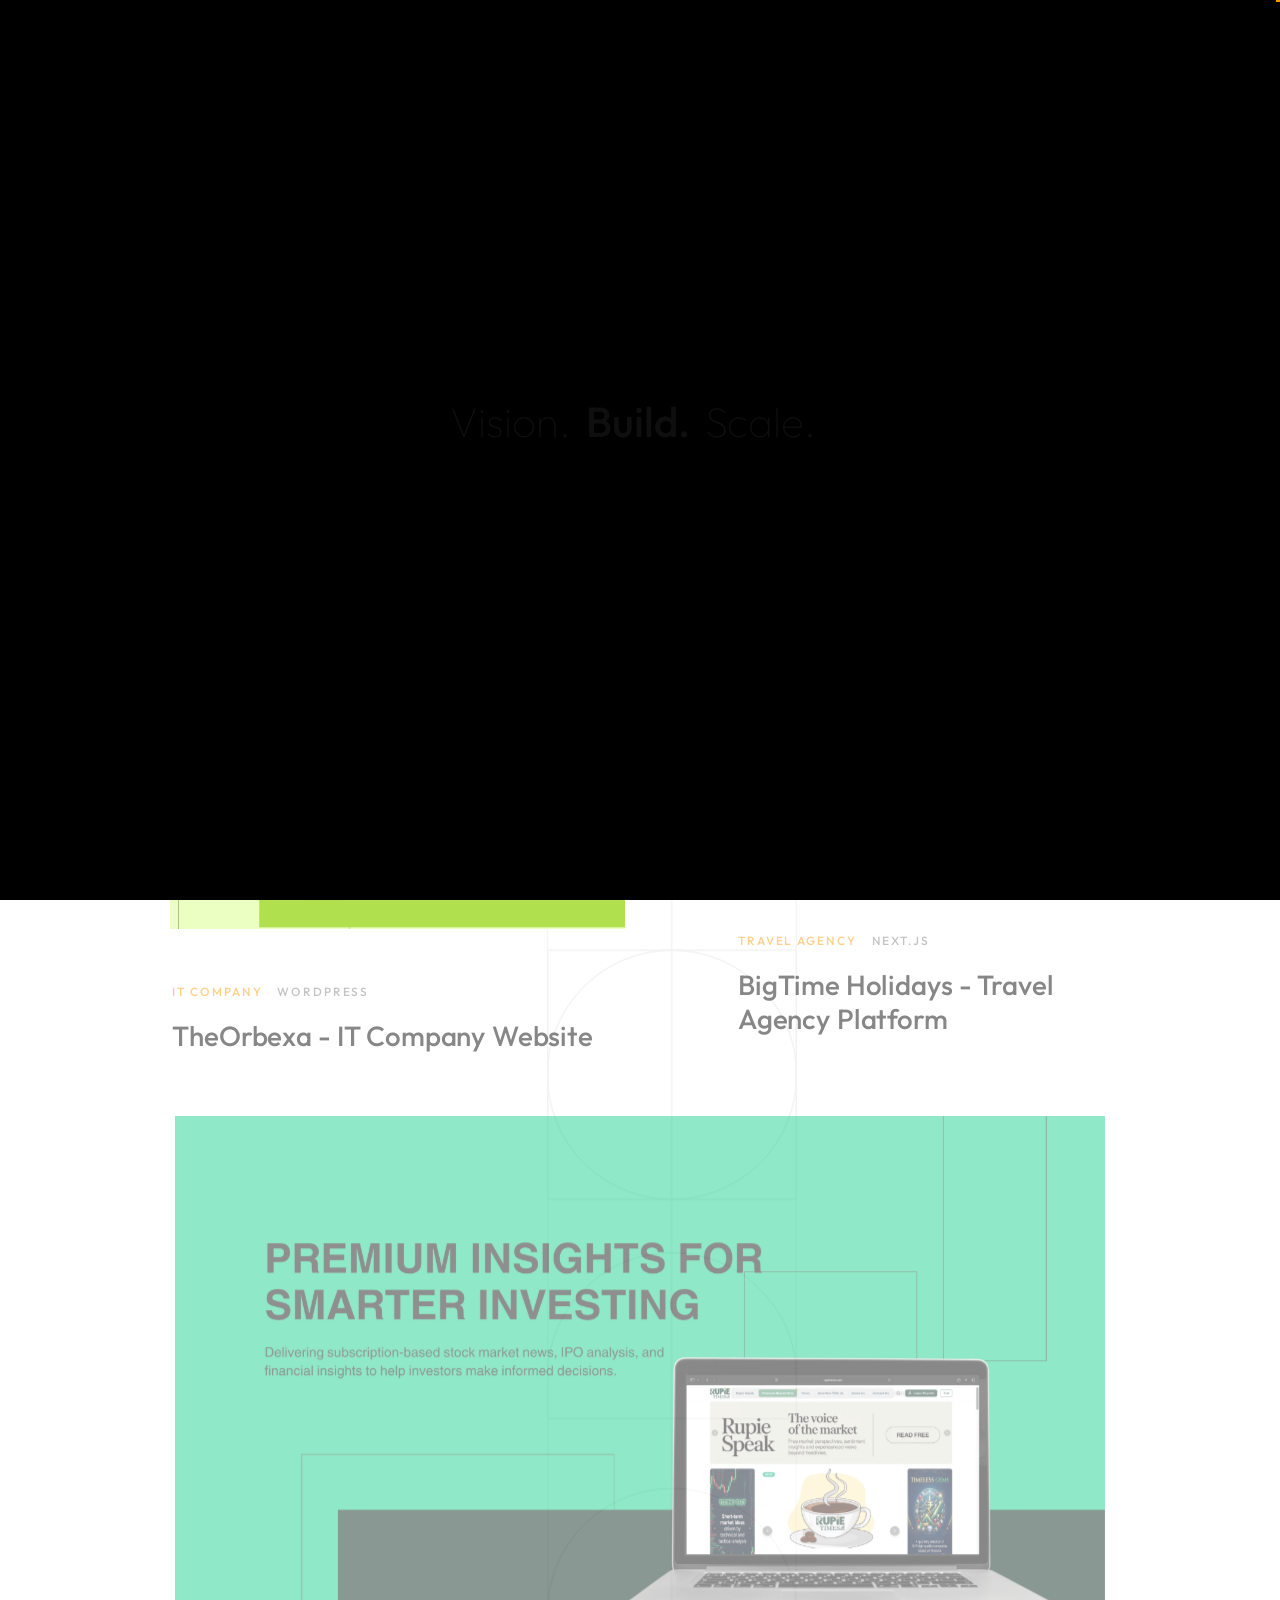
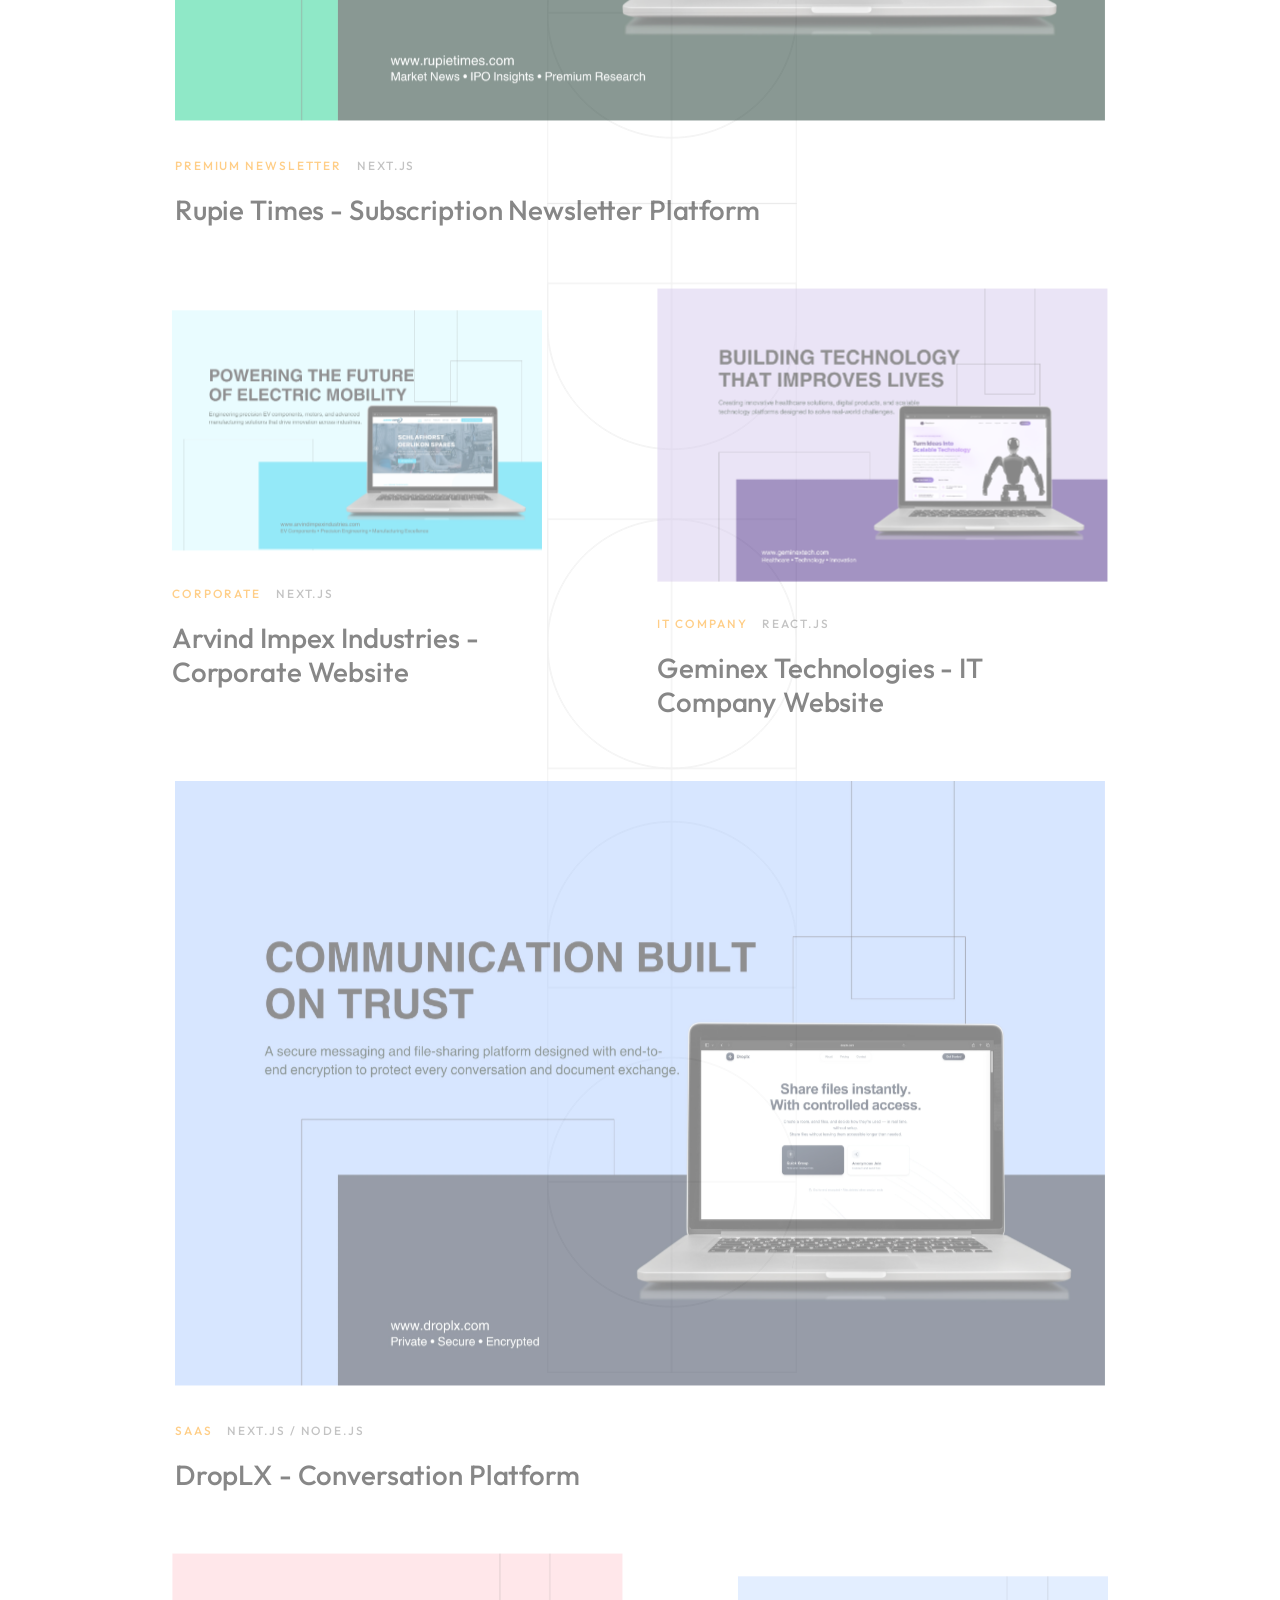
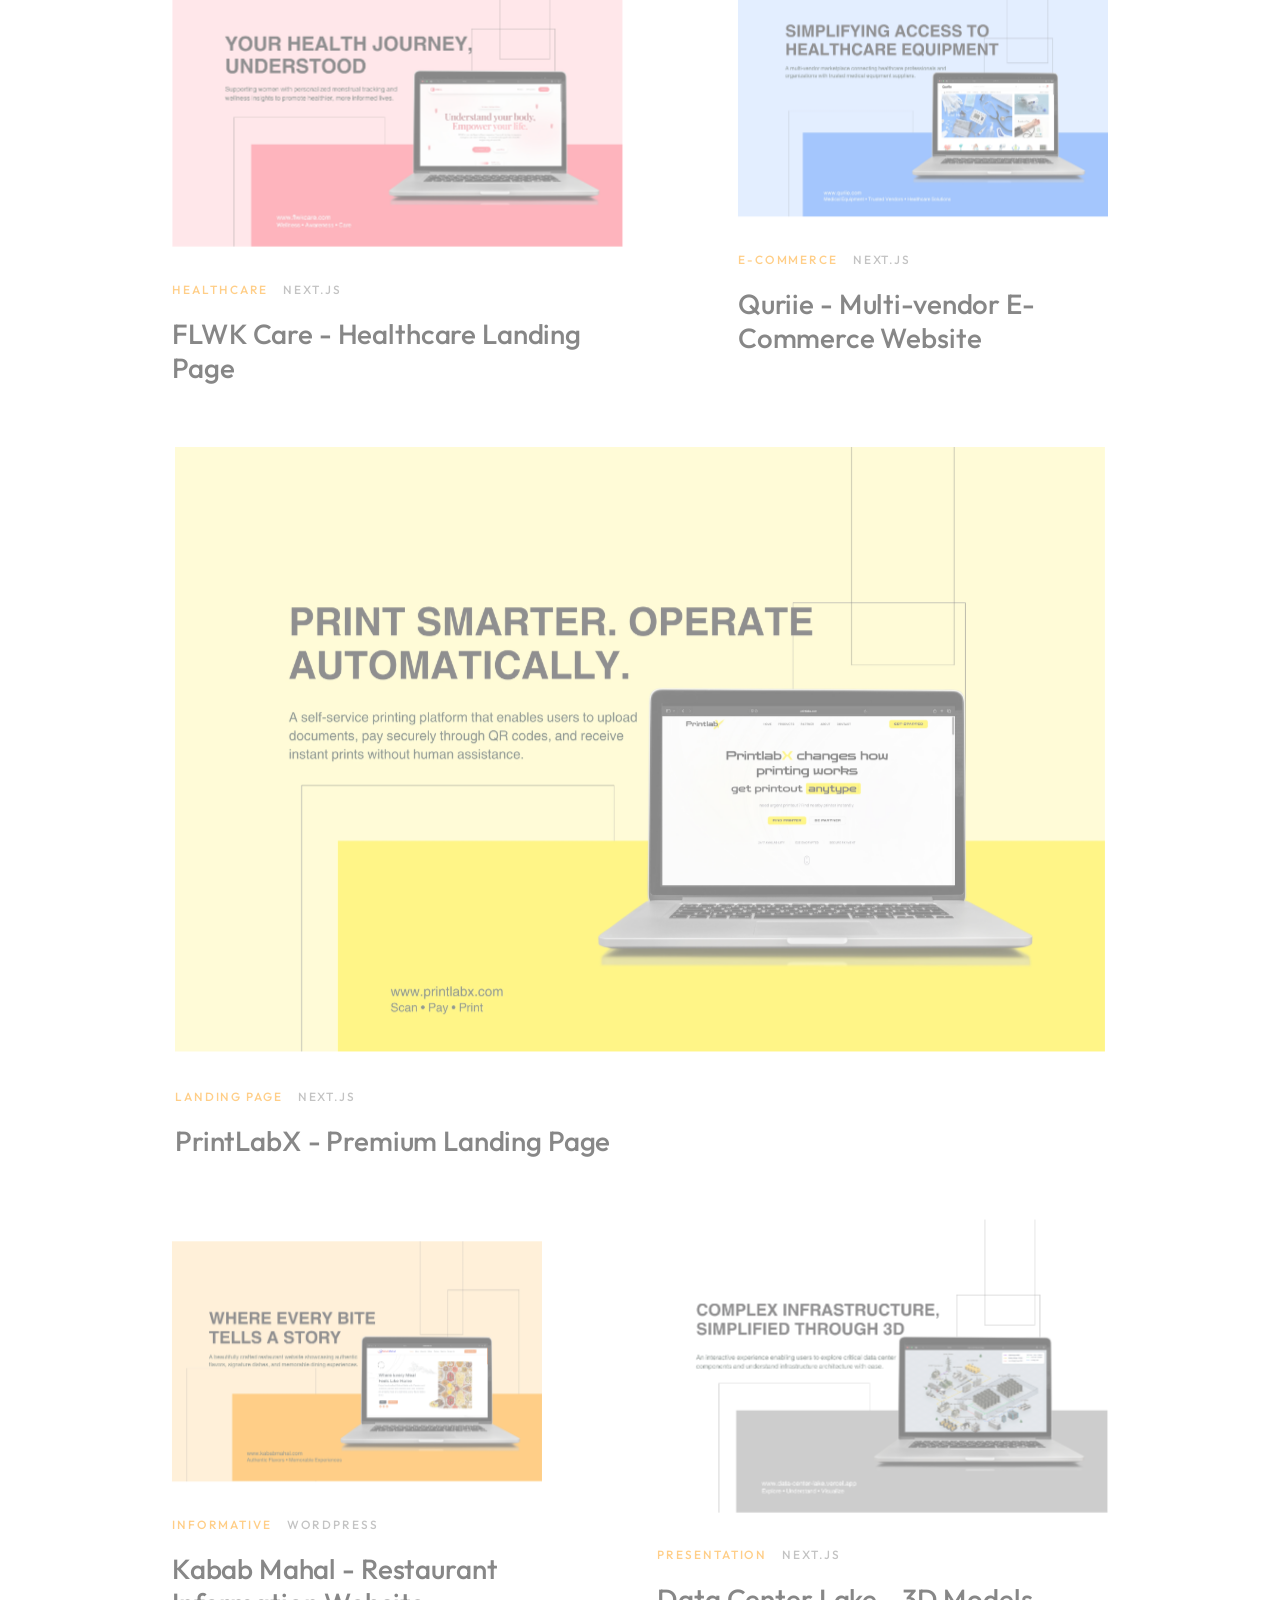
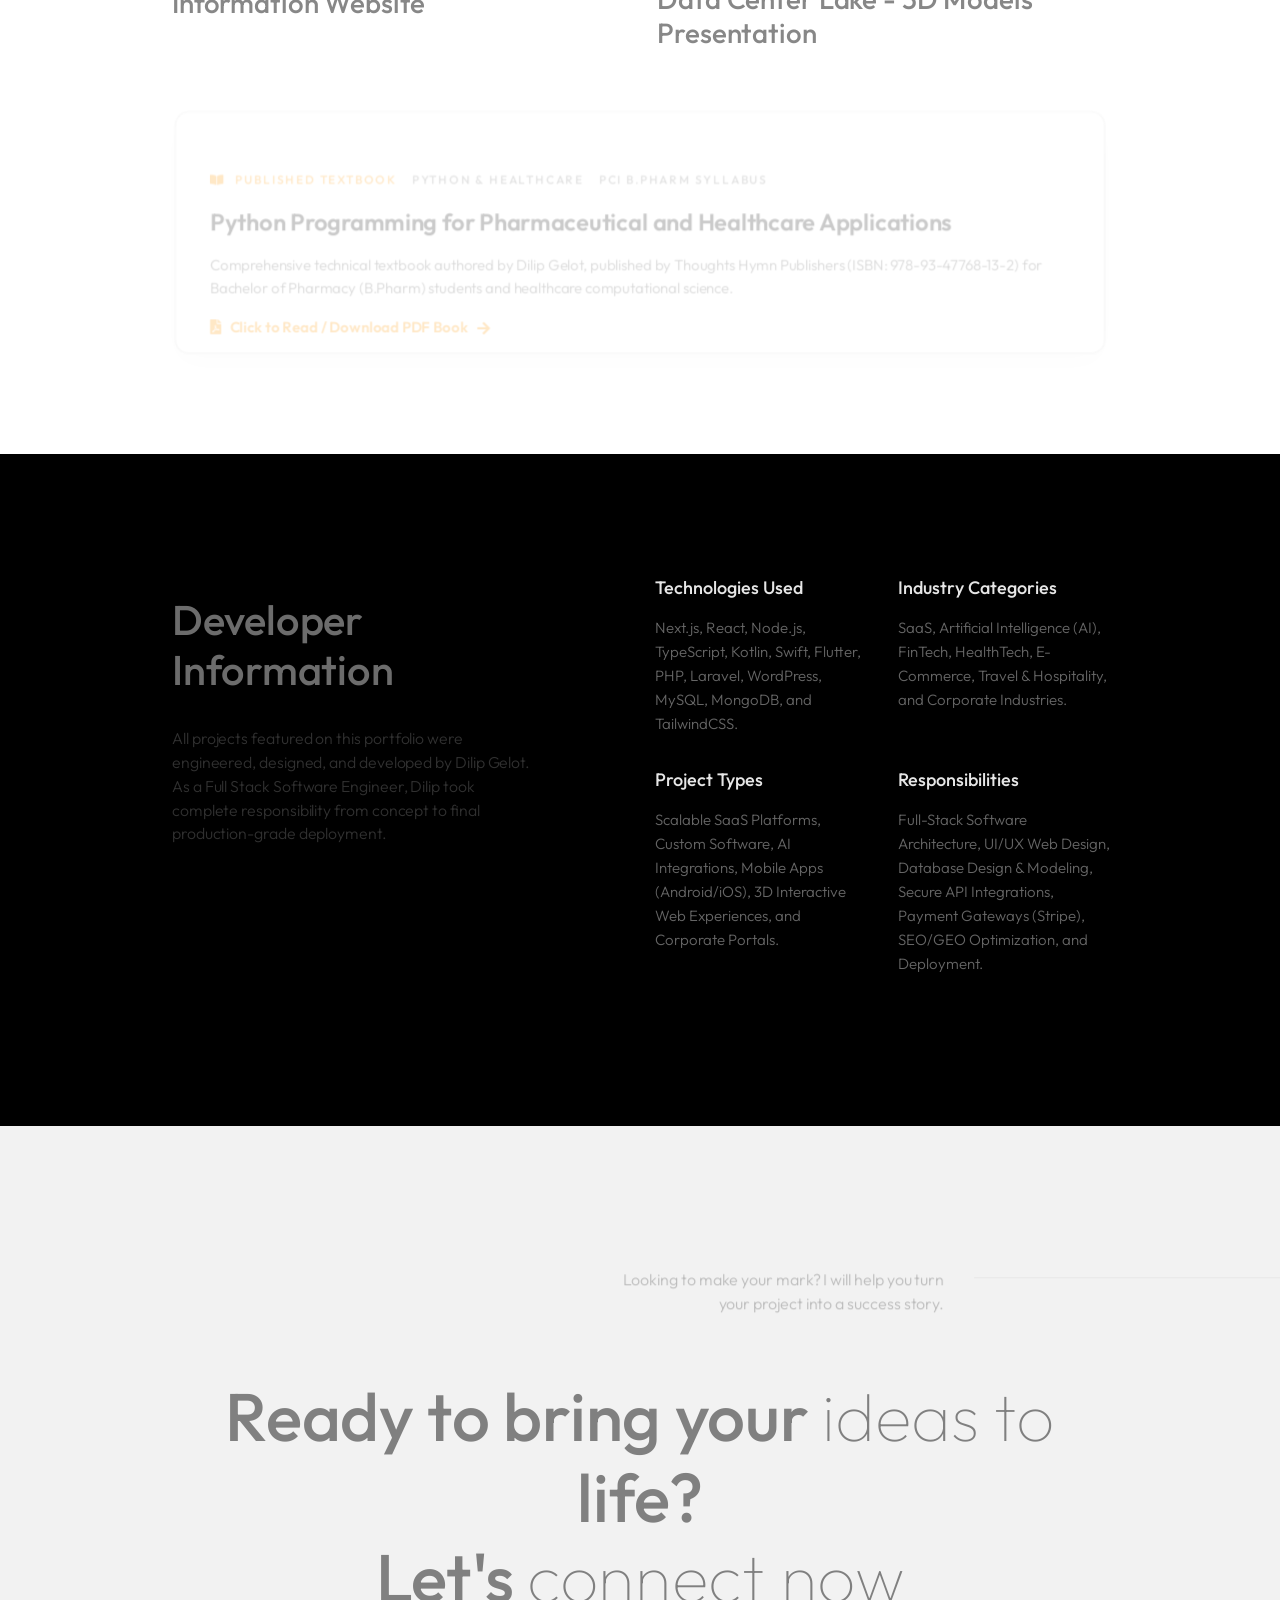
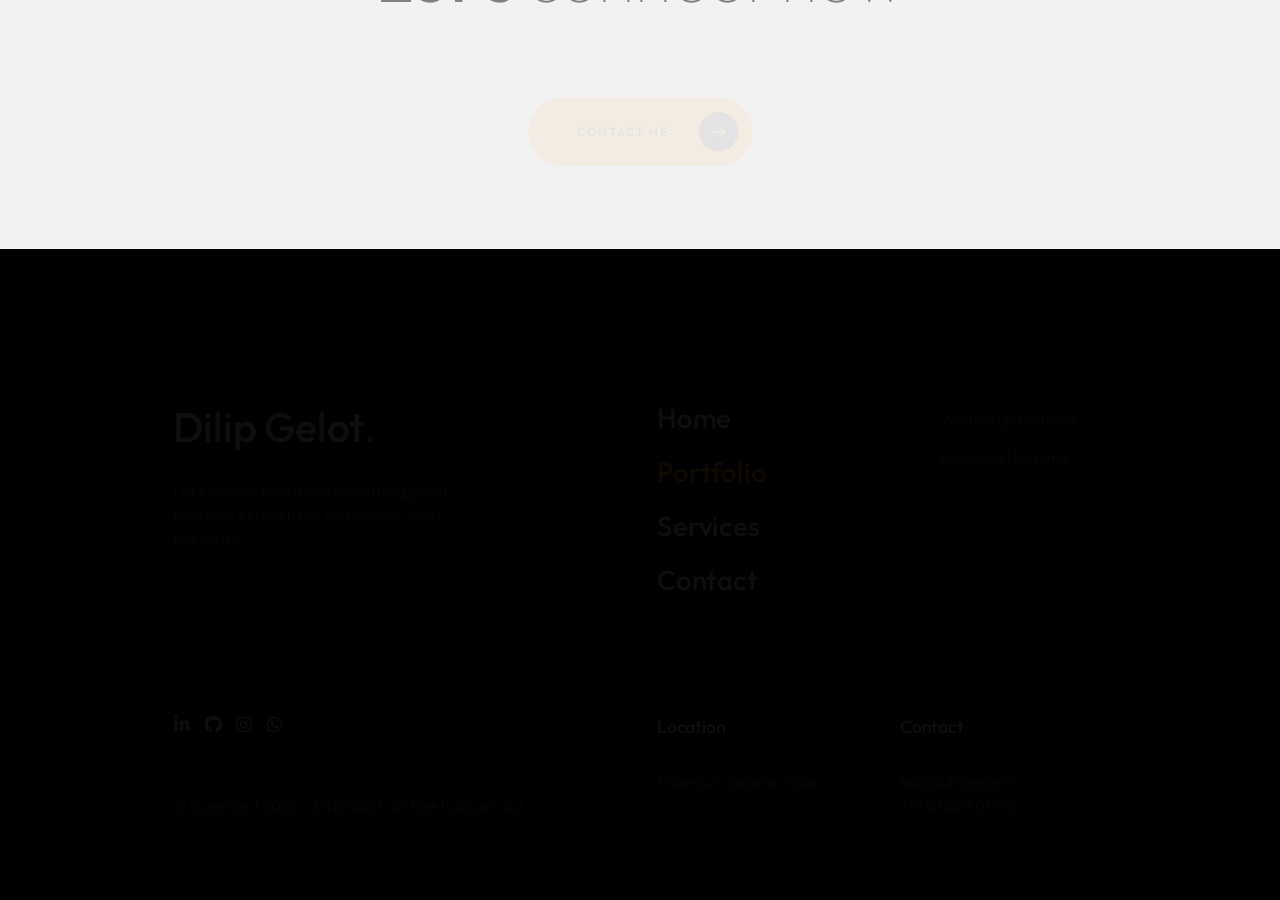
<file: portfolio.html>
<!DOCTYPE html>
<html lang="en">

<head>
    <meta charset="UTF-8" />
    <meta http-equiv="X-UA-Compatible" content="IE=edge" />
    <meta name="viewport" content="width=device-width, initial-scale=1.0" />

    <!-- Preconnect to external assets for speed optimization -->
    <link rel="preconnect" href="https://fonts.googleapis.com">
    <link rel="preconnect" href="https://fonts.gstatic.com" crossorigin>
    <link rel="preconnect" href="https://cdnjs.cloudflare.com" crossorigin>
    <link href="https://fonts.googleapis.com/css2?family=Outfit:wght@100;200;300;400;500;600;700;800;900&display=swap" rel="stylesheet">

    <!-- Primary SEO Meta Tags -->
    <title>Portfolio - Dilip Gelot | Full Stack & AI Projects</title>
    <meta name="description" content="Explore production-grade SaaS platforms, AI applications, and 3D web experiences developed by Dilip Gelot, Founder of TheOrbexa." />
    <meta name="keywords" content="Dilip Gelot portfolio, projects, web development projects, Next.js portfolio, React portfolio, WordPress sites, SaaS projects" />
    <meta name="author" content="Dilip Gelot" />
    <meta name="robots" content="index, follow" />
    <link rel="canonical" href="https://dilipgelot.in/portfolio" />

    <!-- Open Graph / Facebook / LinkedIn Meta Tags -->
    <meta property="og:type" content="website" />
    <meta property="og:title" content="Portfolio - Dilip Gelot | Full Stack & AI Projects" />
    <meta property="og:description" content="Explore production-grade SaaS platforms, AI applications, and 3D web experiences developed by Dilip Gelot, Founder of TheOrbexa." />
    <meta property="og:url" content="https://dilipgelot.in/portfolio" />
    <meta property="og:image" content="https://dilipgelot.in/Images/Dilip-Gelot-OS.webp" />
    <meta property="og:site_name" content="Dilip Gelot Portfolio" />

    <!-- Twitter Meta Tags -->
    <meta name="twitter:card" content="summary_large_image" />
    <meta name="twitter:title" content="Portfolio - Dilip Gelot | Full Stack & AI Projects" />
    <meta name="twitter:description" content="Explore production-grade SaaS platforms, AI applications, and 3D web experiences developed by Dilip Gelot, Founder of TheOrbexa." />
    <meta name="twitter:image" content="https://dilipgelot.in/Images/Dilip-Gelot-OS.webp" />

    <!-- GEO Location Meta Tags (GEO SEO) -->
    <meta name="geo.region" content="IN-GJ" />
    <meta name="geo.placename" content="Palanpur, Gujarat, India" />
    <meta name="geo.position" content="24.1722;72.4346" />
    <meta name="ICBM" content="24.1722, 72.4346" />

    <!-- Favicons and Web App Manifest -->
    <link rel="icon" type="image/x-icon" href="./favicon/favicon.ico" />
    <link rel="icon" type="image/png" sizes="32x32" href="./favicon/favicon-32x32.png" />
    <link rel="icon" type="image/png" sizes="16x16" href="./favicon/favicon-16x16.png" />
    <link rel="apple-touch-icon" sizes="180x180" href="./favicon/apple-touch-icon.png" />
    <link rel="manifest" href="./site.webmanifest" />

    <!-- bootstrap grid css -->
    <link rel="stylesheet" href="css/plugins/bootstrap-grid.css">
    <!-- font awesome css -->
    <link rel="stylesheet" href="https://cdnjs.cloudflare.com/ajax/libs/font-awesome/5.15.0/css/all.min.css" crossorigin="anonymous" referrerpolicy="no-referrer" />
    <!-- swiper css -->
    <link rel="stylesheet" href="css/plugins/swiper.min.css">
    <!-- fancybox css -->
    <link rel="stylesheet" href="css/plugins/fancybox.min.css">
    <!-- custom css -->
    <link rel="stylesheet" href="css/style.css">
</head>

<body>

    <!-- wrapper -->
    <div class="mil-wrapper" id="top">

        <!-- cursor -->
        <div class="mil-ball">
            <span class="mil-icon-1">
                <svg viewBox="0 0 128 128">
                    <path d="M106.1,41.9c-1.2-1.2-3.1-1.2-4.2,0c-1.2,1.2-1.2,3.1,0,4.2L116.8,61H11.2l14.9-14.9c1.2-1.2,1.2-3.1,0-4.2	c-1.2-1.2-3.1-1.2-4.2,0l-20,20c-1.2,1.2-1.2,3.1,0,4.2l20,20c0.6,0.6,1.4,0.9,2.1,0.9s1.5-0.3,2.1-0.9c1.2-1.2,1.2-3.1,0-4.2	L11.2,67h105.5l-14.9,14.9c-1.2,1.2-1.2,3.1,0,4.2c0.6,0.6,1.4,0.9,2.1,0.9s1.5-0.3,2.1-0.9l20-20c1.2-1.2,1.2-3.1,0-4.2L106.1,41.9	z" />
                </svg>
            </span>
            <div class="mil-more-text">More</div>
            <div class="mil-choose-text">Сhoose</div>
        </div>
        <!-- cursor end -->

        <!-- preloader -->
        <div class="mil-preloader">
            <div class="mil-preloader-animation">
                <div class="mil-pos-abs mil-animation-1">
                    <p class="mil-h3 mil-muted mil-thin">Vision.</p>
                    <p class="mil-h3 mil-muted">Build.</p>
                    <p class="mil-h3 mil-muted mil-thin">Scale.</p>
                </div>
                <div class="mil-pos-abs mil-animation-2">
                    <div class="mil-reveal-frame">
                        <p class="mil-reveal-box"></p>
                        <p class="mil-h3 mil-muted mil-thin">DILIPGELOT.IN</p>
                    </div>
                </div>
            </div>
        </div>
        <!-- preloader end -->

        <!-- scrollbar progress -->
        <div class="mil-progress-track">
            <div class="mil-progress"></div>
        </div>
        <!-- scrollbar progress end -->

        <!-- menu -->
        <div class="mil-menu-frame">
            <!-- frame clone -->
            <div class="mil-frame-top">
                <a href="./" class="mil-logo">D<span class="mil-header-dot">.</span></a>
                <div class="mil-menu-btn">
                    <span></span>
                </div>
            </div>
            <!-- frame clone end -->
            <div class="container">
                <div class="mil-menu-content">
                    <div class="row">
                        <div class="col-xl-5">

                            <nav class="mil-main-menu" id="swupMenu">
                                <ul>
                                    <li>
                                        <a href="/">Home</a>
                                    </li>
                                    <li>
                                        <a href="/services">Services</a>
                                    </li>
                                    <li class="mil-active">
                                        <a href="/portfolio">Portfolio</a>
                                    </li>
                                    <li>
                                        <a href="/contact">Contact</a>
                                    </li>
                                </ul>
                            </nav>

                        </div>
                        <div class="col-xl-7">

                            <div class="mil-menu-right-frame">
                                <div class="mil-animation-in">
                                    <div class="mil-animation-frame">
                                        <div class="mil-animation mil-position-1 mil-scale" data-value-1="2" data-value-2="2"></div>
                                    </div>
                                </div>
                                <div class="mil-menu-right">
                                    <div class="row">
                                        <div class="col-lg-8 mil-mb-60">

                                            <h6 class="mil-muted mil-mb-30">Featured Projects</h6>

                                            <ul class="mil-menu-list">
                                                <li><a href="https://theorbexa.com/" target="_blank" data-no-swup class="mil-light-soft">TheOrbexa</a></li>
                                                <li><a href="https://rupietimes.com/" target="_blank" data-no-swup class="mil-light-soft">Rupie Times</a></li>
                                                <li><a href="https://droplx.com/" target="_blank" data-no-swup class="mil-light-soft">DropLX</a></li>
                                                <li><a href="https://bigtimeholiday.com/" target="_blank" data-no-swup class="mil-light-soft">BigTime Holidays</a></li>
                                            </ul>

                                        </div>
                                        <div class="col-lg-4 mil-mb-60">

                                            <h6 class="mil-muted mil-mb-30">Useful links</h6>

                                            <ul class="mil-menu-list">
                                                <li><a href="/contact" class="mil-light-soft">Contact Me</a></li>
                                                <li><a href="https://wa.link/m2lswf" target="_blank" data-no-swup class="mil-light-soft">WhatsApp Chat</a></li>
                                                <li><a href="./Images/Dilip-Gelot-resume.pdf" target="_blank" data-no-swup class="mil-light-soft">Download Resume</a></li>
                                            </ul>

                                        </div>
                                    </div>
                                    <div class="mil-divider mil-mb-60"></div>
                                    <div class="row justify-content-between">

                                        <div class="col-lg-6 mil-mb-60">

                                            <h6 class="mil-muted mil-mb-30">Location</h6>

                                            <p class="mil-light-soft mil-up">Palanpur, Gujarat, India</p>

                                        </div>
                                        <div class="col-lg-6 mil-mb-60">

                                            <h6 class="mil-muted mil-mb-30">Get in Touch</h6>

                                            <p class="mil-light-soft"><a href="mailto:hello@dilipgelot.in">hello@dilipgelot.in</a><br><span class="mil-no-wrap">+91 63580 01796</span></p>

                                        </div>
                                    </div>
                                </div>
                            </div>

                        </div>
                    </div>
                </div>
            </div>
        </div>
        <!-- menu end -->

        <!-- curtain -->
        <div class="mil-curtain"></div>
        <!-- curtain end -->

        <!-- frame -->
        <div class="mil-frame">
            <div class="mil-frame-top">
                <a href="./" class="mil-logo">D<span class="mil-header-dot">.</span></a>
                <div class="mil-menu-btn">
                    <span></span>
                </div>
            </div>
            <div class="mil-frame-bottom">
                <div class="mil-current-page"></div>
                <div class="mil-back-to-top">
                    <a href="#top" class="mil-link mil-dark mil-arrow-place">
                        <span>Back to top</span>
                    </a>
                </div>
            </div>
        </div>
        <!-- frame end -->

        <!-- content -->
        <div class="mil-content">
            <div id="swupMain" class="mil-main-transition">

                <!-- banner -->
                <div class="mil-inner-banner">
                    <div class="mil-banner-content mil-up">
                        <div class="mil-animation-frame">
                            <div class="mil-animation mil-position-4 mil-dark mil-scale" data-value-1="6" data-value-2="1.4"></div>
                        </div>
                        <div class="container">
                            <ul class="mil-breadcrumbs mil-mb-60">
                                <li><a href="/">Homepage</a></li>
                                <li><a href="/portfolio">Portfolio</a></li>
                            </ul>
                            <h1 class="mil-mb-60">Building <br> Exceptional <span class="mil-thin">Digital Products</span></h1>
                            <a href="#portfolio" class="mil-link mil-dark mil-arrow-place mil-down-arrow">
                                <span>My works</span>
                            </a>
                        </div>
                    </div>
                </div>
                <!-- banner end -->

                <!-- portfolio -->
                <section id="portfolio">
                    <div class="container mil-portfolio mil-p-120-60">

                        <div class="mil-lines-place"></div>
                        <div class="mil-lines-place mil-lines-long"></div>

                        <div class="row justify-content-between align-items-end">
                            
                            <!-- Card 1: TheOrbexa -->
                            <div class="col-lg-6">
                                <a href="https://theorbexa.com/" target="_blank" data-no-swup class="mil-portfolio-item mil-more mil-mb-60">
                                    <div class="mil-cover-frame mil-hori mil-up">
                                        <div class="mil-cover mil-scale" data-value-1="1.2" data-value-2="1">
                                            <img src="Images/projects-thumbnail/theorbexa.com.webp" alt="TheOrbexa" loading="lazy">
                                        </div>
                                    </div>
                                    <div class="mil-descr">
                                        <div class="mil-labels mil-up mil-mb-15">
                                            <div class="mil-label mil-upper mil-accent">IT Company</div>
                                            <div class="mil-label mil-upper">WordPress</div>
                                        </div>
                                        <h4 class="mil-up">TheOrbexa - IT Company Website</h4>
                                    </div>
                                </a>
                            </div>

                            <!-- Card 2: BigTime Holidays -->
                            <div class="col-lg-5">
                                <a href="https://bigtimeholiday.com/" target="_blank" data-no-swup class="mil-portfolio-item mil-more mil-parallax mil-mb-60" data-value-1="-30" data-value-2="0">
                                    <div class="mil-cover-frame mil-hori mil-up">
                                        <div class="mil-cover">
                                            <img src="Images/projects-thumbnail/bigtimeholiday.com.webp" alt="BigTime Holidays" loading="lazy">
                                        </div>
                                    </div>
                                    <div class="mil-descr">
                                        <div class="mil-labels mil-up mil-mb-15">
                                            <div class="mil-label mil-upper mil-accent">Travel Agency</div>
                                            <div class="mil-label mil-upper">Next.js</div>
                                        </div>
                                        <h4 class="mil-up">BigTime Holidays - Travel Agency Platform</h4>
                                    </div>
                                </a>
                            </div>

                            <!-- Card 3: Rupie Times -->
                            <div class="col-lg-12">
                                <a href="https://rupietimes.com/" target="_blank" data-no-swup class="mil-portfolio-item mil-more mil-mb-60">
                                    <div class="mil-cover-frame mil-hori mil-up">
                                        <div class="mil-cover">
                                            <img src="Images/projects-thumbnail/rupietimes.com.webp" alt="Rupie Times" loading="lazy">
                                        </div>
                                    </div>
                                    <div class="mil-descr">
                                        <div class="mil-labels mil-up mil-mb-15">
                                            <div class="mil-label mil-upper mil-accent">Premium Newsletter</div>
                                            <div class="mil-label mil-upper">Next.js</div>
                                        </div>
                                        <h4 class="mil-up">Rupie Times - Subscription Newsletter Platform</h4>
                                    </div>
                                </a>
                            </div>

                            <!-- Card 4: Arvind Impex Industries -->
                            <div class="col-lg-5">
                                <a href="https://arvindimpexindustries.com/" target="_blank" data-no-swup class="mil-portfolio-item mil-more mil-parallax mil-mb-60" data-value-1="-30" data-value-2="0">
                                    <div class="mil-cover-frame mil-hori mil-up">
                                        <div class="mil-cover">
                                            <img src="Images/projects-thumbnail/arvindimpexindustries.com.webp" alt="Arvind Impex Industries" loading="lazy">
                                        </div>
                                    </div>
                                    <div class="mil-descr">
                                        <div class="mil-labels mil-up mil-mb-15">
                                            <div class="mil-label mil-upper mil-accent">Corporate</div>
                                            <div class="mil-label mil-upper">Next.js</div>
                                        </div>
                                        <h4 class="mil-up">Arvind Impex Industries - Corporate Website</h4>
                                    </div>
                                </a>
                            </div>

                            <!-- Card 5: Geminex Technologies -->
                            <div class="col-lg-6">
                                <a href="https://geminextech.com/" target="_blank" data-no-swup class="mil-portfolio-item mil-more mil-mb-60">
                                    <div class="mil-cover-frame mil-hori mil-up">
                                        <div class="mil-cover">
                                            <img src="Images/projects-thumbnail/geminextech.com.webp" alt="Geminex Technologies" loading="lazy">
                                        </div>
                                    </div>
                                    <div class="mil-descr">
                                        <div class="mil-labels mil-up mil-mb-15">
                                            <div class="mil-label mil-upper mil-accent">IT Company</div>
                                            <div class="mil-label mil-upper">React.js</div>
                                        </div>
                                        <h4 class="mil-up">Geminex Technologies - IT Company Website</h4>
                                    </div>
                                </a>
                            </div>

                            <!-- Card 6: DropLX -->
                            <div class="col-lg-12">
                                <a href="https://droplx.com/" target="_blank" data-no-swup class="mil-portfolio-item mil-more mil-mb-60">
                                    <div class="mil-cover-frame mil-hori mil-up">
                                        <div class="mil-cover">
                                            <img src="Images/projects-thumbnail/droplx.com.webp" alt="DropLX" loading="lazy">
                                        </div>
                                    </div>
                                    <div class="mil-descr">
                                        <div class="mil-labels mil-up mil-mb-15">
                                            <div class="mil-label mil-upper mil-accent">SaaS</div>
                                            <div class="mil-label mil-upper">Next.js / Node.js</div>
                                        </div>
                                        <h4 class="mil-up">DropLX - Conversation Platform</h4>
                                    </div>
                                </a>
                            </div>

                            <!-- Card 7: FLWK Care -->
                            <div class="col-lg-6">
                                <a href="https://flwkcare.com/" target="_blank" data-no-swup class="mil-portfolio-item mil-more mil-mb-60">
                                    <div class="mil-cover-frame mil-hori mil-up">
                                        <div class="mil-cover">
                                            <img src="Images/projects-thumbnail/flwkcare.com.webp" alt="FLWK Care" loading="lazy">
                                        </div>
                                    </div>
                                    <div class="mil-descr">
                                        <div class="mil-labels mil-up mil-mb-15">
                                            <div class="mil-label mil-upper mil-accent">Healthcare</div>
                                            <div class="mil-label mil-upper">Next.js</div>
                                        </div>
                                        <h4 class="mil-up">FLWK Care - Healthcare Landing Page</h4>
                                    </div>
                                </a>
                            </div>

                            <!-- Card 8: Quriie -->
                            <div class="col-lg-5">
                                <a href="https://quriie.com/" target="_blank" data-no-swup class="mil-portfolio-item mil-more mil-parallax mil-mb-60" data-value-1="-30" data-value-2="0">
                                    <div class="mil-cover-frame mil-hori mil-up">
                                        <div class="mil-cover">
                                            <img src="Images/projects-thumbnail/quriie.com.webp" alt="Quriie" loading="lazy">
                                        </div>
                                    </div>
                                    <div class="mil-descr">
                                        <div class="mil-labels mil-up mil-mb-15">
                                            <div class="mil-label mil-upper mil-accent">E-Commerce</div>
                                            <div class="mil-label mil-upper">Next.js</div>
                                        </div>
                                        <h4 class="mil-up">Quriie - Multi-vendor E-Commerce Website</h4>
                                    </div>
                                </a>
                            </div>

                            <!-- Card 9: PrintLabX -->
                            <div class="col-lg-12">
                                <a href="https://printlabx.com/" target="_blank" data-no-swup class="mil-portfolio-item mil-more mil-mb-60">
                                    <div class="mil-cover-frame mil-hori mil-up">
                                        <div class="mil-cover">
                                            <img src="Images/projects-thumbnail/printlabx.com.webp" alt="PrintLabX" loading="lazy">
                                        </div>
                                    </div>
                                    <div class="mil-descr">
                                        <div class="mil-labels mil-up mil-mb-15">
                                            <div class="mil-label mil-upper mil-accent">Landing Page</div>
                                            <div class="mil-label mil-upper">Next.js</div>
                                        </div>
                                        <h4 class="mil-up">PrintLabX - Premium Landing Page</h4>
                                    </div>
                                </a>
                            </div>

                            <!-- Card 10: Kabab Mahal -->
                            <div class="col-lg-5">
                                <a href="https://kababmahal.com/" target="_blank" data-no-swup class="mil-portfolio-item mil-more mil-parallax mil-mb-60" data-value-1="-30" data-value-2="0">
                                    <div class="mil-cover-frame mil-hori mil-up">
                                        <div class="mil-cover">
                                            <img src="Images/projects-thumbnail/kababmahal.com.webp" alt="Kabab Mahal" loading="lazy">
                                        </div>
                                    </div>
                                    <div class="mil-descr">
                                        <div class="mil-labels mil-up mil-mb-15">
                                            <div class="mil-label mil-upper mil-accent">Informative</div>
                                            <div class="mil-label mil-upper">WordPress</div>
                                        </div>
                                        <h4 class="mil-up">Kabab Mahal - Restaurant Information Website</h4>
                                    </div>
                                </a>
                            </div>

                            <!-- Card 11: Data Center Lake -->
                            <div class="col-lg-6">
                                <a href="https://data-center-lake.vercel.app/" target="_blank" data-no-swup class="mil-portfolio-item mil-more mil-mb-60">
                                    <div class="mil-cover-frame mil-hori mil-up">
                                        <div class="mil-cover">
                                            <img src="Images/projects-thumbnail/data-center-lake.vercel.app.webp" alt="Data Center Lake" loading="lazy">
                                        </div>
                                    </div>
                                    <div class="mil-descr">
                                        <div class="mil-labels mil-up mil-mb-15">
                                            <div class="mil-label mil-upper mil-accent">Presentation</div>
                                            <div class="mil-label mil-upper">Next.js</div>
                                        </div>
                                        <h4 class="mil-up">Data Center Lake - 3D Models Presentation</h4>
                                    </div>
                                </a>
                            </div>

                            <!-- Card 12: Published Textbook -->
                            <div class="col-lg-12">
                                <a href="./pdf/PYTHON BPHARM NEW SYLLABUS SOLO BOOK.pdf" target="_blank" data-no-swup class="mil-portfolio-item mil-more mil-mb-60">
                                    <div class="mil-cover-frame mil-hori mil-up" style="background: #ffffff; border: 1px solid rgba(0,0,0,0.08); border-radius: 14px; padding: 35px 30px; box-shadow: 0 10px 30px rgba(0,0,0,0.03);">
                                        <div style="display: flex; flex-direction: column; justify-content: center; height: 100%; width: 100%;">
                                            <div class="mil-labels mil-up mil-mb-15">
                                                <div class="mil-label mil-upper mil-accent"><i class="fas fa-book-open" style="margin-right: 6px;"></i> PUBLISHED TEXTBOOK</div>
                                                <div class="mil-label mil-upper">PYTHON & HEALTHCARE</div>
                                                <div class="mil-label mil-upper">PCI B.PHARM SYLLABUS</div>
                                            </div>
                                            <h3 class="mil-up mil-mb-15" style="color: #111111; font-size: 24px; font-weight: 600; line-height: 1.35;">Python Programming for Pharmaceutical and Healthcare Applications</h3>
                                            <p class="mil-up mil-mb-20" style="color: #555555; font-size: 15px; line-height: 1.6;">Comprehensive technical textbook authored by Dilip Gelot, published by Thoughts Hymn Publishers (ISBN: 978-93-47768-13-2) for Bachelor of Pharmacy (B.Pharm) students and healthcare computational science.</p>
                                            <div class="mil-up" style="display: flex; align-items: center; gap: 10px; color: #FF9800; font-weight: 600; font-size: 15px;">
                                                <span><i class="fas fa-file-pdf" style="margin-right: 6px;"></i> Click to Read / Download PDF Book</span>
                                                <i class="fas fa-arrow-right"></i>
                                            </div>
                                        </div>
                                    </div>
                                </a>
                            </div>

                        </div>
                    </div>
                </section>
                <!-- portfolio end -->

                <!-- developer info -->
                <section class="mil-dark-bg">
                    <div class="mi-invert-fix">
                        <div class="container mil-p-120-120">
                            <div class="row justify-content-between">
                                <div class="col-lg-5">
                                    <h3 class="mil-muted mil-up mil-mb-30">Developer Information</h3>
                                    <p class="mil-light-soft mil-up mil-mb-30">All projects featured on this portfolio were engineered, designed, and developed by Dilip Gelot. As a Full Stack Software Engineer, Dilip took complete responsibility from concept to final production-grade deployment.</p>
                                </div>
                                <div class="col-lg-6">
                                    <div class="row">
                                        <div class="col-md-6 mil-mb-30">
                                            <h6 class="mil-muted mil-mb-15">Technologies Used</h6>
                                            <p class="mil-light-soft mil-text-sm">Next.js, React, Node.js, TypeScript, Kotlin, Swift, Flutter, PHP, Laravel, WordPress, MySQL, MongoDB, and TailwindCSS.</p>
                                        </div>
                                        <div class="col-md-6 mil-mb-30">
                                            <h6 class="mil-muted mil-mb-15">Industry Categories</h6>
                                            <p class="mil-light-soft mil-text-sm">SaaS, Artificial Intelligence (AI), FinTech, HealthTech, E-Commerce, Travel & Hospitality, and Corporate Industries.</p>
                                        </div>
                                        <div class="col-md-6 mil-mb-30">
                                            <h6 class="mil-muted mil-mb-15">Project Types</h6>
                                            <p class="mil-light-soft mil-text-sm">Scalable SaaS Platforms, Custom Software, AI Integrations, Mobile Apps (Android/iOS), 3D Interactive Web Experiences, and Corporate Portals.</p>
                                        </div>
                                        <div class="col-md-6 mil-mb-30">
                                            <h6 class="mil-muted mil-mb-15">Responsibilities</h6>
                                            <p class="mil-light-soft mil-text-sm">Full-Stack Software Architecture, UI/UX Web Design, Database Design & Modeling, Secure API Integrations, Payment Gateways (Stripe), SEO/GEO Optimization, and Deployment.</p>
                                        </div>
                                    </div>
                                </div>
                            </div>
                        </div>
                    </div>
                </section>
                <!-- developer info end -->

                <!-- call to action -->
                <section class="mil-soft-bg">
                    <div class="container mil-p-120-120">
                        <div class="row">
                            <div class="col-lg-10">
                                <span class="mil-suptitle mil-suptitle-right mil-suptitle-dark mil-up">Looking to make your mark? I will help you turn<br> your project into a success story.</span>
                            </div>
                        </div>
                        <div class="mil-center">
                            <h2 class="mil-up mil-mb-60">Ready to bring your <span class="mil-thin">ideas to</span> life?<br> Let's <span class="mil-thin">connect now</span></h2>
                            <div class="mil-up">
                                <a href="/contact" class="mil-button mil-arrow-place"><span>Contact Me</span></a>
                            </div>
                        </div>
                    </div>
                </section>
                <!-- call to action end -->

                <!-- footer -->
                <footer class="mil-dark-bg">
                    <div class="mi-invert-fix">
                        <div class="container mil-p-120-60">
                            <div class="row justify-content-between">
                                <div class="col-md-4 col-lg-4 mil-mb-60">

                                    <a href="./" class="mil-muted mil-logo mil-up mil-mb-30" style="display: block;">Dilip Gelot<span class="mil-accent-dot">.</span></a>

                                    <p class="mil-light-soft mil-up mil-mb-30">Let's connect and build something great! Feel free to reach out via email or social platforms.</p>

                                </div>
                                <div class="col-md-7 col-lg-6">
                                    <div class="row justify-content-end">
                                        <div class="col-md-6 col-lg-7">

                                            <nav class="mil-footer-menu mil-mb-60">
                                                <ul>
                                                    <li class="mil-up">
                                                        <a href="/">Home</a>
                                                    </li>
                                                    <li class="mil-up mil-active">
                                                        <a href="/portfolio">Portfolio</a>
                                                    </li>
                                                    <li class="mil-up">
                                                        <a href="/services">Services</a>
                                                    </li>
                                                    <li class="mil-up">
                                                        <a href="/contact">Contact</a>
                                                    </li>
                                                </ul>
                                            </nav>

                                        </div>
                                        <div class="col-md-6 col-lg-5">

                                            <ul class="mil-menu-list mil-up mil-mb-60">
                                                <li><a href="https://wa.link/m2lswf" target="_blank" data-no-swup class="mil-light-soft">WhatsApp Connect</a></li>
                                                <li><a href="./Images/Dilip-Gelot-resume.pdf" target="_blank" data-no-swup class="mil-light-soft">Download Resume</a></li>
                                            </ul>

                                        </div>
                                    </div>
                                </div>
                            </div>

                            <div class="row justify-content-between flex-sm-row-reverse">
                                <div class="col-md-7 col-lg-6">

                                    <div class="row justify-content-between">

                                        <div class="col-md-6 col-lg-6 mil-mb-60">

                                            <h6 class="mil-muted mil-up mil-mb-30">Location</h6>

                                            <p class="mil-light-soft mil-up">Palanpur, Gujarat, India</p>

                                        </div>
                                        <div class="col-md-6 col-lg-6 mil-mb-60">

                                            <h6 class="mil-muted mil-up mil-mb-30">Contact</h6>

                                            <p class="mil-light-soft mil-up"><a href="mailto:hello@dilipgelot.in">hello@dilipgelot.in</a><br><span class="mil-no-wrap">+91 63580 01796</span></p>

                                        </div>
                                    </div>

                                </div>
                                <div class="col-md-4 col-lg-6 mil-mb-60">

                                    <div class="mil-vert-between">
                                        <div class="mil-mb-30">
                                            <ul class="mil-social-icons mil-up">
                                                <li><a href="https://www.linkedin.com/in/dilipgelot/" target="_blank" data-no-swup class="social-icon"> <i class="fab fa-linkedin-in"></i></a></li>
                                                <li><a href="https://github.com/DilipGelot" target="_blank" data-no-swup class="social-icon"> <i class="fab fa-github"></i></a></li>
                                                <li><a href="https://www.instagram.com/gelot_dilip_/?utm_medium=copy_link" target="_blank" data-no-swup class="social-icon"> <i class="fab fa-instagram"></i></a></li>
                                                <li><a href="https://wa.link/m2lswf" target="_blank" data-no-swup class="social-icon"> <i class="fab fa-whatsapp"></i></a></li>
                                            </ul>
                                        </div>
                                        <p class="mil-light-soft mil-up">© Copyright 2026 - Dilip Gelot. All Rights Reserved.</p>
                                    </div>

                                </div>
                            </div>
                        </div>
                    </div>
                </footer>
                <!-- footer end -->

                <!-- hidden elements -->
                <div class="mil-hidden-elements">
                    <div class="mil-dodecahedron">
                        <div class="mil-pentagon">
                            <div></div>
                            <div></div>
                            <div></div>
                            <div></div>
                            <div></div>
                        </div>
                        <div class="mil-pentagon">
                            <div></div>
                            <div></div>
                            <div></div>
                            <div></div>
                            <div></div>
                        </div>
                        <div class="mil-pentagon">
                            <div></div>
                            <div></div>
                            <div></div>
                            <div></div>
                            <div></div>
                        </div>
                        <div class="mil-pentagon">
                            <div></div>
                            <div></div>
                            <div></div>
                            <div></div>
                            <div></div>
                        </div>
                        <div class="mil-pentagon">
                            <div></div>
                            <div></div>
                            <div></div>
                            <div></div>
                            <div></div>
                        </div>
                        <div class="mil-pentagon">
                            <div></div>
                            <div></div>
                            <div></div>
                            <div></div>
                            <div></div>
                        </div>
                        <div class="mil-pentagon">
                            <div></div>
                            <div></div>
                            <div></div>
                            <div></div>
                            <div></div>
                        </div>
                        <div class="mil-pentagon">
                            <div></div>
                            <div></div>
                            <div></div>
                            <div></div>
                            <div></div>
                        </div>
                        <div class="mil-pentagon">
                            <div></div>
                            <div></div>
                            <div></div>
                            <div></div>
                            <div></div>
                        </div>
                        <div class="mil-pentagon">
                            <div></div>
                            <div></div>
                            <div></div>
                            <div></div>
                            <div></div>
                        </div>
                        <div class="mil-pentagon">
                            <div></div>
                            <div></div>
                            <div></div>
                            <div></div>
                            <div></div>
                        </div>
                        <div class="mil-pentagon">
                            <div></div>
                            <div></div>
                            <div></div>
                            <div></div>
                            <div></div>
                        </div>
                    </div>

                    <svg xmlns="http://www.w3.org/2000/svg" viewBox="0 0 24 24" class="mil-arrow">
                        <path d="M 14 5.3417969 C 13.744125 5.3417969 13.487969 5.4412187 13.292969 5.6367188 L 13.207031 5.7226562 C 12.816031 6.1136563 12.816031 6.7467188 13.207031 7.1367188 L 17.070312 11 L 4 11 C 3.448 11 3 11.448 3 12 C 3 12.552 3.448 13 4 13 L 17.070312 13 L 13.207031 16.863281 C 12.816031 17.254281 12.816031 17.887344 13.207031 18.277344 L 13.292969 18.363281 C 13.683969 18.754281 14.317031 18.754281 14.707031 18.363281 L 20.363281 12.707031 C 20.754281 12.316031 20.754281 11.682969 20.363281 11.292969 L 14.707031 5.6367188 C 14.511531 5.4412187 14.255875 5.3417969 14 5.3417969 z" />
                    </svg>

                    <svg width="250" viewBox="0 0 300 1404" fill="none" xmlns="http://www.w3.org/2000/svg" class="mil-lines">
                        <path fill-rule="evenodd" clip-rule="evenodd" d="M1 892L1 941H299V892C299 809.71 232.29 743 150 743C67.7096 743 1 809.71 1 892ZM0 942H300V892C300 809.157 232.843 742 150 742C67.1573 742 0 809.157 0 892L0 942Z" class="mil-move" />
                        <path fill-rule="evenodd" clip-rule="evenodd" d="M299 146V97L1 97V146C1 228.29 67.7096 295 150 295C232.29 295 299 228.29 299 146ZM300 96L0 96V146C0 228.843 67.1573 296 150 296C232.843 296 300 228.843 300 146V96Z" class="mil-move" />
                        <path fill-rule="evenodd" clip-rule="evenodd" d="M299 1H1V1403H299V1ZM0 0V1404H300V0H0Z" />
                        <path fill-rule="evenodd" clip-rule="evenodd" d="M150 -4.37115e-08L150 1404L149 1404L149 0L150 -4.37115e-08Z" />
                        <path fill-rule="evenodd" clip-rule="evenodd" d="M150 1324C232.29 1324 299 1257.29 299 1175C299 1092.71 232.29 1026 150 1026C67.7096 1026 1 1092.71 1 1175C1 1257.29 67.7096 1324 150 1324ZM150 1325C232.843 1325 300 1257.84 300 1175C300 1092.16 232.843 1025 150 1025C67.1573 1025 0 1092.16 0 1175C0 1257.84 67.1573 1325 150 1325Z" class="mil-move" />
                        <path fill-rule="evenodd" clip-rule="evenodd" d="M300 1175H0V1174H300V1175Z" class="mil-move" />
                        <path fill-rule="evenodd" clip-rule="evenodd" d="M150 678C232.29 678 299 611.29 299 529C299 446.71 232.29 380 150 380C67.7096 380 1 446.71 1 529C1 611.29 67.7096 678 150 678ZM150 679C232.843 679 300 611.843 300 529C300 446.157 232.843 379 150 379C67.1573 379 0 446.157 0 529C0 611.843 67.1573 679 150 679Z" class="mil-move" />
                        <path fill-rule="evenodd" clip-rule="evenodd" d="M299 380H1V678H299V380ZM0 379V679H300V379H0Z" class="mil-move" />
                    </svg>
                </div>
                <!-- hidden elements end -->

            </div>
        </div>
        <!-- content end -->
    </div>
    <!-- wrapper end -->

    <!-- jQuery js -->
    <script src="js/plugins/jquery.min.js"></script>
    <!-- swup js -->
    <script src="js/plugins/swup.min.js"></script>
    <!-- swiper js -->
    <script src="js/plugins/swiper.min.js"></script>
    <!-- fancybox js -->
    <script src="js/plugins/fancybox.min.js"></script>
    <!-- gsap js -->
    <script src="js/plugins/gsap.min.js"></script>
    <!-- scroll smoother -->
    <script src="js/plugins/smooth-scroll.js"></script>
    <!-- scroll trigger js -->
    <script src="js/plugins/ScrollTrigger.min.js"></script>
    <!-- scroll to js -->
    <script src="js/plugins/ScrollTo.min.js"></script>
    <!-- custom js -->
    <script src="js/main.js"></script>

</body>

</html>
</file>
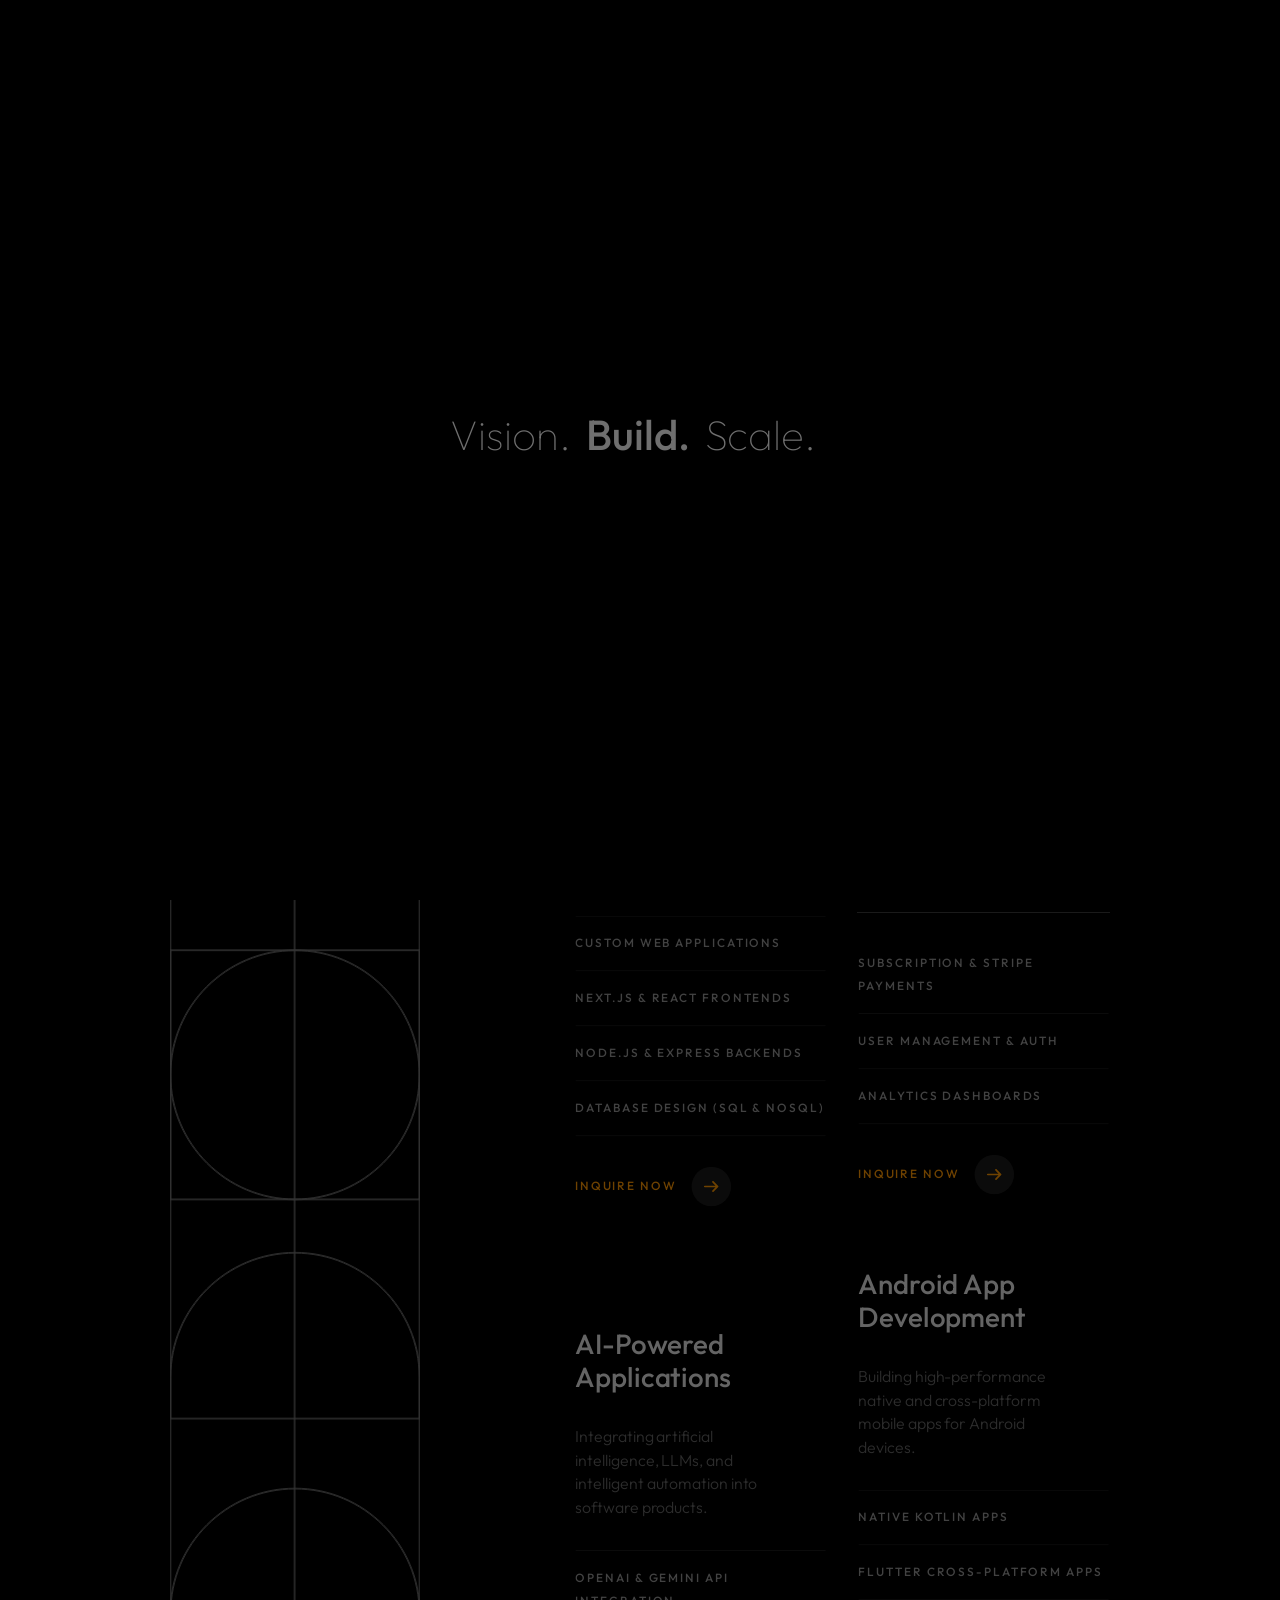
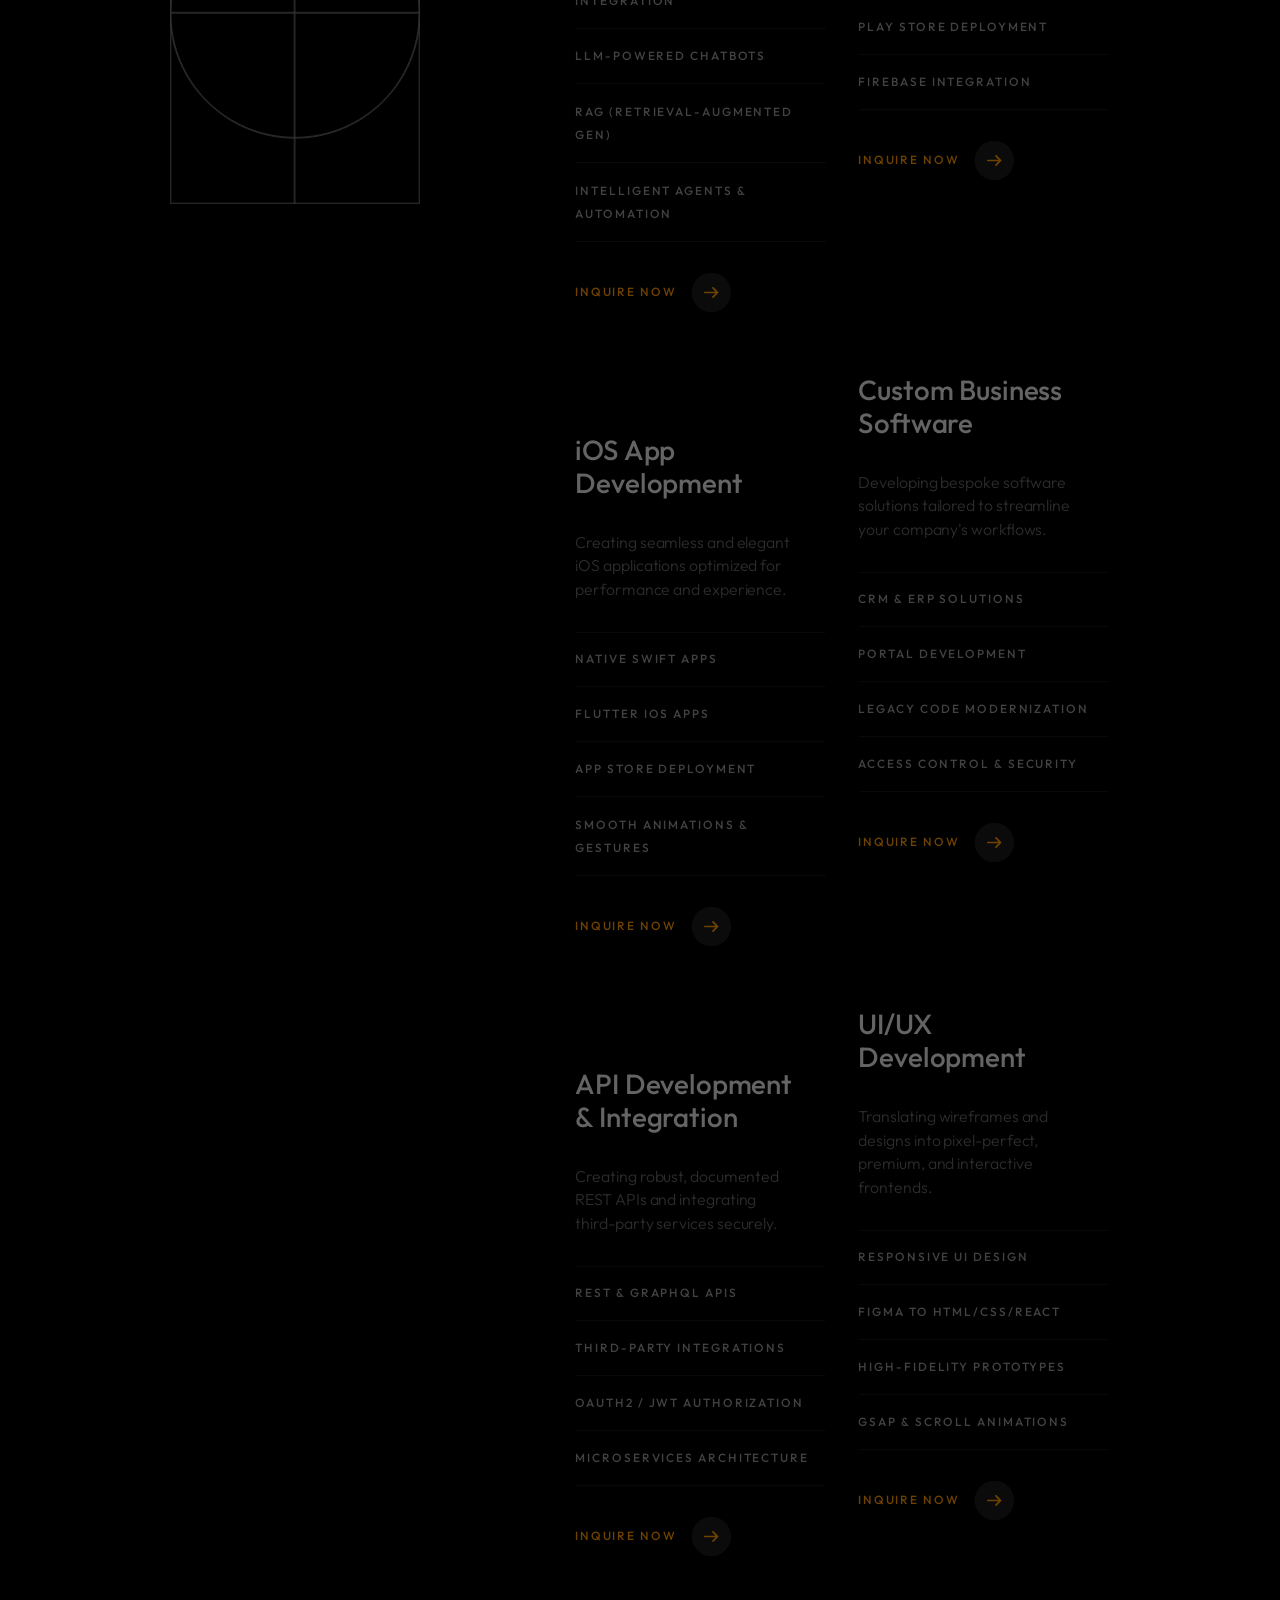
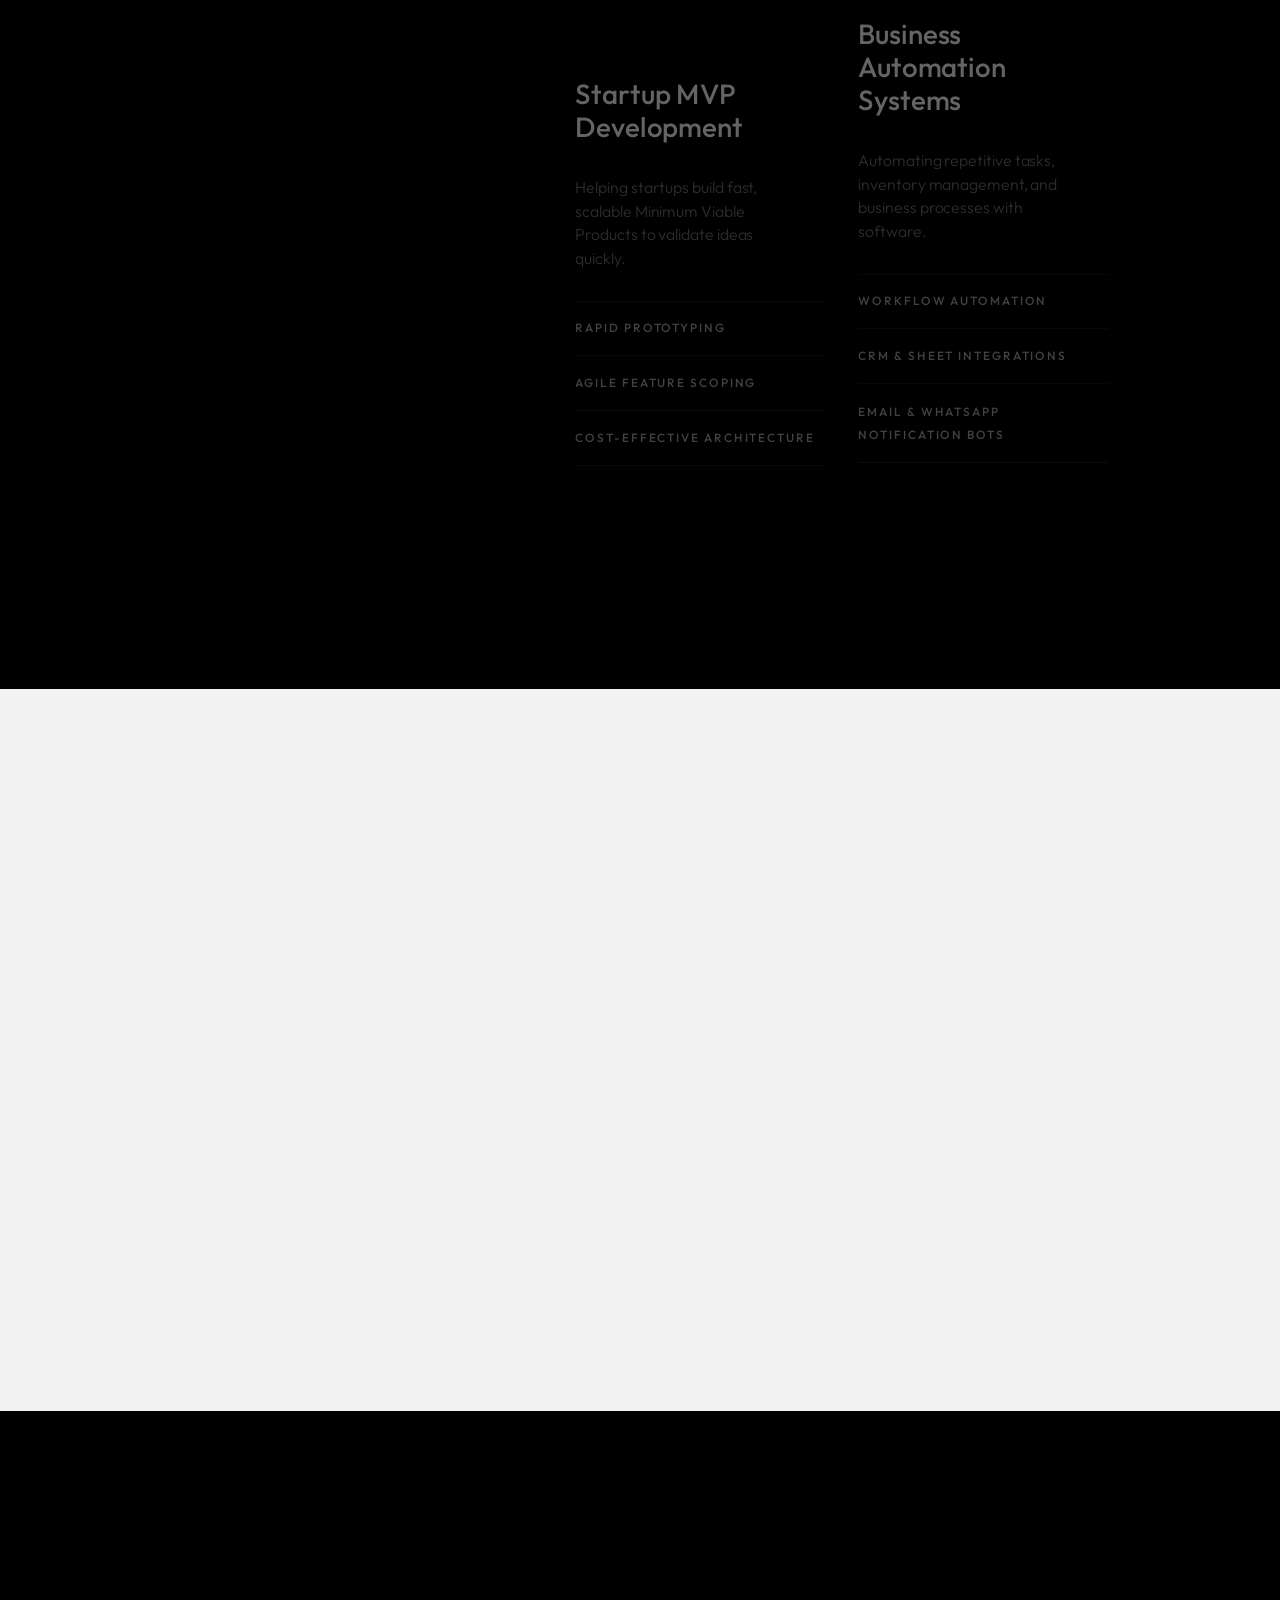
<file: services.html>
<!DOCTYPE html>
<html lang="en">

<head>
    <meta charset="UTF-8" />
    <meta http-equiv="X-UA-Compatible" content="IE=edge" />
    <meta name="viewport" content="width=device-width, initial-scale=1.0" />

    <!-- Preconnect to external assets for speed optimization -->
    <link rel="preconnect" href="https://fonts.googleapis.com">
    <link rel="preconnect" href="https://fonts.gstatic.com" crossorigin>
    <link rel="preconnect" href="https://cdnjs.cloudflare.com" crossorigin>
    <link href="https://fonts.googleapis.com/css2?family=Outfit:wght@100;200;300;400;500;600;700;800;900&display=swap" rel="stylesheet">

    <!-- Primary SEO Meta Tags -->
    <title>Services Offered - Dilip Gelot | SaaS, AI & Mobile App Development</title>
    <meta name="description" content="Professional development & technical writing services by Dilip Gelot: Published Author, custom SaaS platforms, AI integrations, Next.js web apps, and mobile development." />
    <meta name="keywords" content="Dilip Gelot Services, Published Author, Python technical book author, web development services, mobile app development, SaaS developer, AI developer, custom software Development, hire developer, India, Palanpur, Gujarat" />
    <meta name="author" content="Dilip Gelot" />
    <meta name="robots" content="index, follow" />
    <link rel="canonical" href="https://dilipgelot.in/services" />

    <!-- Open Graph / Facebook / LinkedIn Meta Tags -->
    <meta property="og:type" content="website" />
    <meta property="og:title" content="Services Offered - Dilip Gelot | SaaS, AI & Mobile App Development" />
    <meta property="og:description" content="Professional freelance development services by Dilip Gelot: Custom SaaS platforms, AI integrations, Next.js web apps, and mobile development." />
    <meta property="og:url" content="https://dilipgelot.in/services" />
    <meta property="og:image" content="https://dilipgelot.in/Images/Dilip-Gelot-OS.webp" />
    <meta property="og:site_name" content="Dilip Gelot Portfolio" />

    <!-- Twitter Meta Tags -->
    <meta name="twitter:card" content="summary_large_image" />
    <meta name="twitter:title" content="Services Offered - Dilip Gelot | SaaS, AI & Mobile App Development" />
    <meta name="twitter:description" content="Professional freelance development services by Dilip Gelot: Custom SaaS platforms, AI integrations, Next.js web apps, and mobile development." />
    <meta name="twitter:image" content="https://dilipgelot.in/Images/Dilip-Gelot-OS.webp" />

    <!-- GEO Location Meta Tags (GEO SEO) -->
    <meta name="geo.region" content="IN-GJ" />
    <meta name="geo.placename" content="Palanpur, Gujarat, India" />
    <meta name="geo.position" content="24.1722;72.4346" />
    <meta name="ICBM" content="24.1722, 72.4346" />

    <!-- Favicons and Web App Manifest -->
    <link rel="icon" type="image/x-icon" href="./favicon/favicon.ico" />
    <link rel="icon" type="image/png" sizes="32x32" href="./favicon/favicon-32x32.png" />
    <link rel="icon" type="image/png" sizes="16x16" href="./favicon/favicon-16x16.png" />
    <link rel="apple-touch-icon" sizes="180x180" href="./favicon/apple-touch-icon.png" />
    <link rel="manifest" href="./site.webmanifest" />

    <!-- bootstrap grid css -->
    <link rel="stylesheet" href="css/plugins/bootstrap-grid.css">
    <!-- font awesome css -->
    <link rel="stylesheet" href="https://cdnjs.cloudflare.com/ajax/libs/font-awesome/5.15.0/css/all.min.css" crossorigin="anonymous" referrerpolicy="no-referrer" />
    <!-- swiper css -->
    <link rel="stylesheet" href="css/plugins/swiper.min.css">
    <!-- fancybox css -->
    <link rel="stylesheet" href="css/plugins/fancybox.min.css">
    <!-- custom css -->
    <link rel="stylesheet" href="css/style.css">
</head>

<body>

    <!-- wrapper -->
    <div class="mil-wrapper" id="top">

        <!-- cursor -->
        <div class="mil-ball">
            <span class="mil-icon-1">
                <svg viewBox="0 0 128 128">
                    <path d="M106.1,41.9c-1.2-1.2-3.1-1.2-4.2,0c-1.2,1.2-1.2,3.1,0,4.2L116.8,61H11.2l14.9-14.9c1.2-1.2,1.2-3.1,0-4.2	c-1.2-1.2-3.1-1.2-4.2,0l-20,20c-1.2,1.2-1.2,3.1,0,4.2l20,20c0.6,0.6,1.4,0.9,2.1,0.9s1.5-0.3,2.1-0.9c1.2-1.2,1.2-3.1,0-4.2	L11.2,67h105.5l-14.9,14.9c-1.2,1.2-1.2,3.1,0,4.2c0.6,0.6,1.4,0.9,2.1,0.9s1.5-0.3,2.1-0.9l20-20c1.2-1.2,1.2-3.1,0-4.2L106.1,41.9	z" />
                </svg>
            </span>
            <div class="mil-more-text">More</div>
            <div class="mil-choose-text">Сhoose</div>
        </div>
        <!-- cursor end -->

        <!-- preloader -->
        <div class="mil-preloader">
            <div class="mil-preloader-animation">
                <div class="mil-pos-abs mil-animation-1">
                    <p class="mil-h3 mil-muted mil-thin">Vision.</p>
                    <p class="mil-h3 mil-muted">Build.</p>
                    <p class="mil-h3 mil-muted mil-thin">Scale.</p>
                </div>
                <div class="mil-pos-abs mil-animation-2">
                    <div class="mil-reveal-frame">
                        <p class="mil-reveal-box"></p>
                        <p class="mil-h3 mil-muted mil-thin">DILIPGELOT.IN</p>
                    </div>
                </div>
            </div>
        </div>
        <!-- preloader end -->

        <!-- scrollbar progress -->
        <div class="mil-progress-track">
            <div class="mil-progress"></div>
        </div>
        <!-- scrollbar progress end -->

        <!-- menu -->
        <div class="mil-menu-frame">
            <!-- frame clone -->
            <div class="mil-frame-top">
                <a href="./" class="mil-logo">D<span class="mil-header-dot">.</span></a>
                <div class="mil-menu-btn">
                    <span></span>
                </div>
            </div>
            <!-- frame clone end -->
            <div class="container">
                <div class="mil-menu-content">
                    <div class="row">
                        <div class="col-xl-5">

                            <nav class="mil-main-menu" id="swupMenu">
                                <ul>
                                    <li>
                                        <a href="/">Home</a>
                                    </li>
                                    <li class="mil-active">
                                        <a href="/services">Services</a>
                                    </li>
                                    <li>
                                        <a href="/portfolio">Portfolio</a>
                                    </li>
                                    <li>
                                        <a href="/contact">Contact</a>
                                    </li>
                                </ul>
                            </nav>

                        </div>
                        <div class="col-xl-7">

                            <div class="mil-menu-right-frame">
                                <div class="mil-animation-in">
                                    <div class="mil-animation-frame">
                                        <div class="mil-animation mil-position-1 mil-scale" data-value-1="2" data-value-2="2"></div>
                                    </div>
                                </div>
                                <div class="mil-menu-right">
                                    <div class="row">
                                        <div class="col-lg-8 mil-mb-60">

                                            <h6 class="mil-muted mil-mb-30">Featured Projects</h6>

                                            <ul class="mil-menu-list">
                                                <li><a href="https://theorbexa.com/" target="_blank" data-no-swup class="mil-light-soft">TheOrbexa</a></li>
                                                <li><a href="https://rupietimes.com/" target="_blank" data-no-swup class="mil-light-soft">Rupie Times</a></li>
                                                <li><a href="https://droplx.com/" target="_blank" data-no-swup class="mil-light-soft">DropLX</a></li>
                                                <li><a href="https://bigtimeholiday.com/" target="_blank" data-no-swup class="mil-light-soft">BigTime Holidays</a></li>
                                            </ul>

                                        </div>
                                        <div class="col-lg-4 mil-mb-60">

                                            <h6 class="mil-muted mil-mb-30">Useful links</h6>

                                            <ul class="mil-menu-list">
                                                <li><a href="/contact" class="mil-light-soft">Contact Me</a></li>
                                                <li><a href="https://wa.link/m2lswf" target="_blank" data-no-swup class="mil-light-soft">WhatsApp Chat</a></li>
                                                <li><a href="./Images/Dilip-Gelot-resume.pdf" target="_blank" data-no-swup class="mil-light-soft">Download Resume</a></li>
                                            </ul>

                                        </div>
                                    </div>
                                    <div class="mil-divider mil-mb-60"></div>
                                    <div class="row justify-content-between">

                                        <div class="col-lg-6 mil-mb-60">

                                            <h6 class="mil-muted mil-mb-30">Location</h6>

                                            <p class="mil-light-soft mil-up">Palanpur, Gujarat, India</p>

                                        </div>
                                        <div class="col-lg-6 mil-mb-60">

                                            <h6 class="mil-muted mil-mb-30">Get in Touch</h6>

                                            <p class="mil-light-soft"><a href="mailto:hello@dilipgelot.in">hello@dilipgelot.in</a><br><span class="mil-no-wrap">+91 63580 01796</span></p>

                                        </div>
                                    </div>
                                </div>
                            </div>

                        </div>
                    </div>
                </div>
            </div>
        </div>
        <!-- menu end -->

        <!-- curtain -->
        <div class="mil-curtain"></div>
        <!-- curtain end -->

        <!-- frame -->
        <div class="mil-frame">
            <div class="mil-frame-top">
                <a href="./" class="mil-logo">D<span class="mil-header-dot">.</span></a>
                <div class="mil-menu-btn">
                    <span></span>
                </div>
            </div>
            <div class="mil-frame-bottom">
                <div class="mil-current-page"></div>
                <div class="mil-back-to-top">
                    <a href="#top" class="mil-link mil-dark mil-arrow-place">
                        <span>Back to top</span>
                    </a>
                </div>
            </div>
        </div>
        <!-- frame end -->

        <!-- content -->
        <div class="mil-content">
            <div id="swupMain" class="mil-main-transition">

                <!-- banner -->
                <div class="mil-dark-bg">
                    <div class="mil-inner-banner">
                        <div class="mi-invert-fix">
                            <div class="mil-banner-content mil-up">
                                <div class="mil-animation-frame">
                                    <div class="mil-animation mil-position-4 mil-scale" data-value-1="6" data-value-2="1.4"></div>
                                </div>
                                <div class="container">
                                    <ul class="mil-breadcrumbs mil-light mil-mb-60">
                                        <li><a href="/">Homepage</a></li>
                                        <li><a href="/services">Services</a></li>
                                    </ul>
                                    <h1 class="mil-muted mil-mb-60">Innovative <span class="mil-thin">Solutions</span><br> for Your <span class="mil-thin">Business</span></h1>
                                    <a href="#services" class="mil-link mil-accent mil-arrow-place mil-down-arrow">
                                        <span>My services</span>
                                    </a>
                                </div>
                            </div>
                        </div>
                    </div>
                    <!-- banner end -->

                    <!-- services -->
                    <section id="services">
                        <div class="mi-invert-fix">
                            <div class="container mil-p-120-60">
                                <div class="row">
                                    <div class="col-lg-5">

                                        <div class="mil-lines-place mil-light"></div>

                                    </div>
                                    <div class="col-lg-7">
                                        <div class="row">
                                            <!-- Service 1 -->
                                            <div class="col-md-6 col-lg-6">
                                                <a href="/contact" class="mil-service-card-lg mil-more mil-accent-cursor mil-offset">
                                                    <h4 class="mil-muted mil-up mil-mb-30">Full-Stack Web <br>Development</h4>
                                                    <p class="mil-descr mil-light-soft mil-up mil-mb-30">Building secure, scalable, and responsive web applications with cutting-edge technologies.</p>
                                                    <ul class="mil-service-list mil-light mil-mb-30">
                                                        <li class="mil-up">Custom Web Applications</li>
                                                        <li class="mil-up">Next.js & React Frontends</li>
                                                        <li class="mil-up">Node.js & Express Backends</li>
                                                        <li class="mil-up">Database Design (SQL & NoSQL)</li>
                                                    </ul>
                                                    <div class="mil-link mil-accent mil-arrow-place mil-up">
                                                        <span>Inquire Now</span>
                                                    </div>
                                                </a>
                                            </div>
                                            <!-- Service 2 -->
                                            <div class="col-md-6 col-lg-6">
                                                <a href="/contact" class="mil-service-card-lg mil-more mil-accent-cursor">
                                                    <h4 class="mil-muted mil-up mil-mb-30">SaaS Product <br>Development</h4>
                                                    <p class="mil-descr mil-light-soft mil-up mil-mb-30">Designing and developing complete SaaS platforms from architecture to subscription models.</p>
                                                    <ul class="mil-service-list mil-light mil-mb-30">
                                                        <li class="mil-up">Multi-tenant Architecture</li>
                                                        <li class="mil-up">Subscription & Stripe Payments</li>
                                                        <li class="mil-up">User Management & Auth</li>
                                                        <li class="mil-up">Analytics Dashboards</li>
                                                    </ul>
                                                    <div class="mil-link mil-accent mil-arrow-place mil-up">
                                                        <span>Inquire Now</span>
                                                    </div>
                                                </a>
                                            </div>
                                            <!-- Service 3 -->
                                            <div class="col-md-6 col-lg-6">
                                                <a href="/contact" class="mil-service-card-lg mil-more mil-accent-cursor mil-offset">
                                                    <h4 class="mil-muted mil-up mil-mb-30">AI-Powered <br>Applications</h4>
                                                    <p class="mil-descr mil-light-soft mil-up mil-mb-30">Integrating artificial intelligence, LLMs, and intelligent automation into software products.</p>
                                                    <ul class="mil-service-list mil-light mil-mb-30">
                                                        <li class="mil-up">OpenAI & Gemini API Integration</li>
                                                        <li class="mil-up">LLM-powered Chatbots</li>
                                                        <li class="mil-up">RAG (Retrieval-Augmented Gen)</li>
                                                        <li class="mil-up">Intelligent Agents & Automation</li>
                                                    </ul>
                                                    <div class="mil-link mil-accent mil-arrow-place mil-up">
                                                        <span>Inquire Now</span>
                                                    </div>
                                                </a>
                                            </div>
                                            <!-- Service 4 -->
                                            <div class="col-md-6 col-lg-6">
                                                <a href="/contact" class="mil-service-card-lg mil-more mil-accent-cursor">
                                                    <h4 class="mil-muted mil-up mil-mb-30">Android App <br>Development</h4>
                                                    <p class="mil-descr mil-light-soft mil-up mil-mb-30">Building high-performance native and cross-platform mobile apps for Android devices.</p>
                                                    <ul class="mil-service-list mil-light mil-mb-30">
                                                        <li class="mil-up">Native Kotlin Apps</li>
                                                        <li class="mil-up">Flutter Cross-Platform Apps</li>
                                                        <li class="mil-up">Play Store Deployment</li>
                                                        <li class="mil-up">Firebase Integration</li>
                                                    </ul>
                                                    <div class="mil-link mil-accent mil-arrow-place mil-up">
                                                        <span>Inquire Now</span>
                                                    </div>
                                                </a>
                                            </div>
                                            <!-- Service 5 -->
                                            <div class="col-md-6 col-lg-6">
                                                <a href="/contact" class="mil-service-card-lg mil-more mil-accent-cursor mil-offset">
                                                    <h4 class="mil-muted mil-up mil-mb-30">iOS App <br>Development</h4>
                                                    <p class="mil-descr mil-light-soft mil-up mil-mb-30">Creating seamless and elegant iOS applications optimized for performance and experience.</p>
                                                    <ul class="mil-service-list mil-light mil-mb-30">
                                                        <li class="mil-up">Native Swift Apps</li>
                                                        <li class="mil-up">Flutter iOS Apps</li>
                                                        <li class="mil-up">App Store Deployment</li>
                                                        <li class="mil-up">Smooth Animations & Gestures</li>
                                                    </ul>
                                                    <div class="mil-link mil-accent mil-arrow-place mil-up">
                                                        <span>Inquire Now</span>
                                                    </div>
                                                </a>
                                            </div>
                                            <!-- Service 6 -->
                                            <div class="col-md-6 col-lg-6">
                                                <a href="/contact" class="mil-service-card-lg mil-more mil-accent-cursor">
                                                    <h4 class="mil-muted mil-up mil-mb-30">Custom Business <br>Software</h4>
                                                    <p class="mil-descr mil-light-soft mil-up mil-mb-30">Developing bespoke software solutions tailored to streamline your company's workflows.</p>
                                                    <ul class="mil-service-list mil-light mil-mb-30">
                                                        <li class="mil-up">CRM & ERP Solutions</li>
                                                        <li class="mil-up">Portal Development</li>
                                                        <li class="mil-up">Legacy Code Modernization</li>
                                                        <li class="mil-up">Access Control & Security</li>
                                                    </ul>
                                                    <div class="mil-link mil-accent mil-arrow-place mil-up">
                                                        <span>Inquire Now</span>
                                                    </div>
                                                </a>
                                            </div>
                                            <!-- Service 7 -->
                                            <div class="col-md-6 col-lg-6">
                                                <a href="/contact" class="mil-service-card-lg mil-more mil-accent-cursor mil-offset">
                                                    <h4 class="mil-muted mil-up mil-mb-30">API Development <br>& Integration</h4>
                                                    <p class="mil-descr mil-light-soft mil-up mil-mb-30">Creating robust, documented REST APIs and integrating third-party services securely.</p>
                                                    <ul class="mil-service-list mil-light mil-mb-30">
                                                        <li class="mil-up">REST & GraphQL APIs</li>
                                                        <li class="mil-up">Third-Party integrations</li>
                                                        <li class="mil-up">OAuth2 / JWT Authorization</li>
                                                        <li class="mil-up">Microservices Architecture</li>
                                                    </ul>
                                                    <div class="mil-link mil-accent mil-arrow-place mil-up">
                                                        <span>Inquire Now</span>
                                                    </div>
                                                </a>
                                            </div>
                                            <!-- Service 8 -->
                                            <div class="col-md-6 col-lg-6">
                                                <a href="/contact" class="mil-service-card-lg mil-more mil-accent-cursor">
                                                    <h4 class="mil-muted mil-up mil-mb-30">UI/UX <br>Development</h4>
                                                    <p class="mil-descr mil-light-soft mil-up mil-mb-30">Translating wireframes and designs into pixel-perfect, premium, and interactive frontends.</p>
                                                    <ul class="mil-service-list mil-light mil-mb-30">
                                                        <li class="mil-up">Responsive UI Design</li>
                                                        <li class="mil-up">Figma to HTML/CSS/React</li>
                                                        <li class="mil-up">High-Fidelity Prototypes</li>
                                                        <li class="mil-up">GSAP & Scroll Animations</li>
                                                    </ul>
                                                    <div class="mil-link mil-accent mil-arrow-place mil-up">
                                                        <span>Inquire Now</span>
                                                    </div>
                                                </a>
                                            </div>
                                            <!-- Service 9 -->
                                            <div class="col-md-6 col-lg-6">
                                                <a href="/contact" class="mil-service-card-lg mil-more mil-accent-cursor mil-offset">
                                                    <h4 class="mil-muted mil-up mil-mb-30">Startup MVP <br>Development</h4>
                                                    <p class="mil-descr mil-light-soft mil-up mil-mb-30">Helping startups build fast, scalable Minimum Viable Products to validate ideas quickly.</p>
                                                    <ul class="mil-service-list mil-light mil-mb-30">
                                                        <li class="mil-up">Rapid Prototyping</li>
                                                        <li class="mil-up">Agile Feature Scoping</li>
                                                        <li class="mil-up">Cost-effective Architecture</li>
                                                        <li class="mil-up">Scalability Planning</li>
                                                    </ul>
                                                    <div class="mil-link mil-accent mil-arrow-place mil-up">
                                                        <span>Inquire Now</span>
                                                    </div>
                                                </a>
                                            </div>
                                            <!-- Service 10 -->
                                            <div class="col-md-6 col-lg-6">
                                                <a href="/contact" class="mil-service-card-lg mil-more mil-accent-cursor">
                                                    <h4 class="mil-muted mil-up mil-mb-30">Business <br>Automation Systems</h4>
                                                    <p class="mil-descr mil-light-soft mil-up mil-mb-30">Automating repetitive tasks, inventory management, and business processes with software.</p>
                                                    <ul class="mil-service-list mil-light mil-mb-30">
                                                        <li class="mil-up">Workflow Automation</li>
                                                        <li class="mil-up">CRM & Sheet Integrations</li>
                                                        <li class="mil-up">Email & WhatsApp Notification Bots</li>
                                                        <li class="mil-up">Automated Reporting Systems</li>
                                                    </ul>
                                                    <div class="mil-link mil-accent mil-arrow-place mil-up">
                                                        <span>Inquire Now</span>
                                                    </div>
                                                </a>
                                            </div>
                                        </div>
                                    </div>
                                </div>
                            </div>
                        </div>
                    </section>
                </div>
                <!-- services end -->

                <!-- call to action -->
                <section class="mil-soft-bg">
                    <div class="container mil-p-120-120">
                        <div class="row">
                            <div class="col-lg-10">
                                <span class="mil-suptitle mil-suptitle-right mil-suptitle-dark mil-up">Looking to make your mark? I will help you turn<br> your project into a success story.</span>
                            </div>
                        </div>
                        <div class="mil-center">
                            <h2 class="mil-up mil-mb-60">Ready to bring your <span class="mil-thin">ideas to</span> life?<br> Let's <span class="mil-thin">connect now</span></h2>
                            <div class="mil-up">
                                <a href="/contact" class="mil-button mil-arrow-place"><span>Contact Me</span></a>
                            </div>
                        </div>
                    </div>
                </section>
                <!-- call to action end -->

                <!-- footer -->
                <footer class="mil-dark-bg">
                    <div class="mi-invert-fix">
                        <div class="container mil-p-120-60">
                            <div class="row justify-content-between">
                                <div class="col-md-4 col-lg-4 mil-mb-60">

                                    <a href="./" class="mil-muted mil-logo mil-up mil-mb-30" style="display: block;">Dilip Gelot<span class="mil-accent-dot">.</span></a>

                                    <p class="mil-light-soft mil-up mil-mb-30">Let's connect and build something great! Feel free to reach out via email or social platforms.</p>

                                </div>
                                <div class="col-md-7 col-lg-6">
                                    <div class="row justify-content-end">
                                        <div class="col-md-6 col-lg-7">

                                            <nav class="mil-footer-menu mil-mb-60">
                                                <ul>
                                                    <li class="mil-up">
                                                        <a href="/">Home</a>
                                                    </li>
                                                    <li class="mil-up">
                                                        <a href="/portfolio">Portfolio</a>
                                                    </li>
                                                    <li class="mil-up mil-active">
                                                        <a href="/services">Services</a>
                                                    </li>
                                                    <li class="mil-up">
                                                        <a href="/contact">Contact</a>
                                                    </li>
                                                </ul>
                                            </nav>

                                        </div>
                                        <div class="col-md-6 col-lg-5">

                                            <ul class="mil-menu-list mil-up mil-mb-60">
                                                <li><a href="https://wa.link/m2lswf" target="_blank" data-no-swup class="mil-light-soft">WhatsApp Connect</a></li>
                                                <li><a href="./Images/Dilip-Gelot-resume.pdf" target="_blank" data-no-swup class="mil-light-soft">Download Resume</a></li>
                                            </ul>

                                        </div>
                                    </div>
                                </div>
                            </div>

                            <div class="row justify-content-between flex-sm-row-reverse">
                                <div class="col-md-7 col-lg-6">

                                    <div class="row justify-content-between">

                                        <div class="col-md-6 col-lg-6 mil-mb-60">

                                            <h6 class="mil-muted mil-up mil-mb-30">Location</h6>

                                            <p class="mil-light-soft mil-up">Palanpur, Gujarat, India</p>

                                        </div>
                                        <div class="col-md-6 col-lg-6 mil-mb-60">

                                            <h6 class="mil-muted mil-up mil-mb-30">Contact</h6>

                                            <p class="mil-light-soft mil-up"><a href="mailto:hello@dilipgelot.in">hello@dilipgelot.in</a><br><span class="mil-no-wrap">+91 63580 01796</span></p>

                                        </div>
                                    </div>

                                </div>
                                <div class="col-md-4 col-lg-6 mil-mb-60">

                                    <div class="mil-vert-between">
                                        <div class="mil-mb-30">
                                            <ul class="mil-social-icons mil-up">
                                                <li><a href="https://www.linkedin.com/in/dilipgelot/" target="_blank" data-no-swup class="social-icon"> <i class="fab fa-linkedin-in"></i></a></li>
                                                <li><a href="https://github.com/DilipGelot" target="_blank" data-no-swup class="social-icon"> <i class="fab fa-github"></i></a></li>
                                                <li><a href="https://www.instagram.com/gelot_dilip_/?utm_medium=copy_link" target="_blank" data-no-swup class="social-icon"> <i class="fab fa-instagram"></i></a></li>
                                                <li><a href="https://wa.link/m2lswf" target="_blank" data-no-swup class="social-icon"> <i class="fab fa-whatsapp"></i></a></li>
                                            </ul>
                                        </div>
                                        <p class="mil-light-soft mil-up">© Copyright 2026 - Dilip Gelot. All Rights Reserved.</p>
                                    </div>

                                </div>
                            </div>
                        </div>
                    </div>
                </footer>
                <!-- footer end -->

                <!-- hidden elements -->
                <div class="mil-hidden-elements">
                    <div class="mil-dodecahedron">
                        <div class="mil-pentagon">
                            <div></div>
                            <div></div>
                            <div></div>
                            <div></div>
                            <div></div>
                        </div>
                        <div class="mil-pentagon">
                            <div></div>
                            <div></div>
                            <div></div>
                            <div></div>
                            <div></div>
                        </div>
                        <div class="mil-pentagon">
                            <div></div>
                            <div></div>
                            <div></div>
                            <div></div>
                            <div></div>
                        </div>
                        <div class="mil-pentagon">
                            <div></div>
                            <div></div>
                            <div></div>
                            <div></div>
                            <div></div>
                        </div>
                        <div class="mil-pentagon">
                            <div></div>
                            <div></div>
                            <div></div>
                            <div></div>
                            <div></div>
                        </div>
                        <div class="mil-pentagon">
                            <div></div>
                            <div></div>
                            <div></div>
                            <div></div>
                            <div></div>
                        </div>
                        <div class="mil-pentagon">
                            <div></div>
                            <div></div>
                            <div></div>
                            <div></div>
                            <div></div>
                        </div>
                        <div class="mil-pentagon">
                            <div></div>
                            <div></div>
                            <div></div>
                            <div></div>
                            <div></div>
                        </div>
                        <div class="mil-pentagon">
                            <div></div>
                            <div></div>
                            <div></div>
                            <div></div>
                            <div></div>
                        </div>
                        <div class="mil-pentagon">
                            <div></div>
                            <div></div>
                            <div></div>
                            <div></div>
                            <div></div>
                        </div>
                        <div class="mil-pentagon">
                            <div></div>
                            <div></div>
                            <div></div>
                            <div></div>
                            <div></div>
                        </div>
                        <div class="mil-pentagon">
                            <div></div>
                            <div></div>
                            <div></div>
                            <div></div>
                            <div></div>
                        </div>
                    </div>

                    <svg xmlns="http://www.w3.org/2000/svg" viewBox="0 0 24 24" class="mil-arrow">
                        <path d="M 14 5.3417969 C 13.744125 5.3417969 13.487969 5.4412187 13.292969 5.6367188 L 13.207031 5.7226562 C 12.816031 6.1136563 12.816031 6.7467188 13.207031 7.1367188 L 17.070312 11 L 4 11 C 3.448 11 3 11.448 3 12 C 3 12.552 3.448 13 4 13 L 17.070312 13 L 13.207031 16.863281 C 12.816031 17.254281 12.816031 17.887344 13.207031 18.277344 L 13.292969 18.363281 C 13.683969 18.754281 14.317031 18.754281 14.707031 18.363281 L 20.363281 12.707031 C 20.754281 12.316031 20.754281 11.682969 20.363281 11.292969 L 14.707031 5.6367188 C 14.511531 5.4412187 14.255875 5.3417969 14 5.3417969 z" />
                    </svg>

                    <svg width="250" viewBox="0 0 300 1404" fill="none" xmlns="http://www.w3.org/2000/svg" class="mil-lines">
                        <path fill-rule="evenodd" clip-rule="evenodd" d="M1 892L1 941H299V892C299 809.71 232.29 743 150 743C67.7096 743 1 809.71 1 892ZM0 942H300V892C300 809.157 232.843 742 150 742C67.1573 742 0 809.157 0 892L0 942Z" class="mil-move" />
                        <path fill-rule="evenodd" clip-rule="evenodd" d="M299 146V97L1 97V146C1 228.29 67.7096 295 150 295C232.29 295 299 228.29 299 146ZM300 96L0 96V146C0 228.843 67.1573 296 150 296C232.843 296 300 228.843 300 146V96Z" class="mil-move" />
                        <path fill-rule="evenodd" clip-rule="evenodd" d="M299 1H1V1403H299V1ZM0 0V1404H300V0H0Z" />
                        <path fill-rule="evenodd" clip-rule="evenodd" d="M150 -4.37115e-08L150 1404L149 1404L149 0L150 -4.37115e-08Z" />
                        <path fill-rule="evenodd" clip-rule="evenodd" d="M150 1324C232.29 1324 299 1257.29 299 1175C299 1092.71 232.29 1026 150 1026C67.7096 1026 1 1092.71 1 1175C1 1257.29 67.7096 1324 150 1324ZM150 1325C232.843 1325 300 1257.84 300 1175C300 1092.16 232.843 1025 150 1025C67.1573 1025 0 1092.16 0 1175C0 1257.84 67.1573 1325 150 1325Z" class="mil-move" />
                        <path fill-rule="evenodd" clip-rule="evenodd" d="M300 1175H0V1174H300V1175Z" class="mil-move" />
                        <path fill-rule="evenodd" clip-rule="evenodd" d="M150 678C232.29 678 299 611.29 299 529C299 446.71 232.29 380 150 380C67.7096 380 1 446.71 1 529C1 611.29 67.7096 678 150 678ZM150 679C232.843 679 300 611.843 300 529C300 446.157 232.843 379 150 379C67.1573 379 0 446.157 0 529C0 611.843 67.1573 679 150 679Z" class="mil-move" />
                        <path fill-rule="evenodd" clip-rule="evenodd" d="M299 380H1V678H299V380ZM0 379V679H300V379H0Z" class="mil-move" />
                    </svg>
                </div>
                <!-- hidden elements end -->

            </div>
        </div>
        <!-- content end -->
    </div>
    <!-- wrapper end -->

    <!-- jQuery js -->
    <script src="js/plugins/jquery.min.js"></script>
    <!-- swup js -->
    <script src="js/plugins/swup.min.js"></script>
    <!-- swiper js -->
    <script src="js/plugins/swiper.min.js"></script>
    <!-- fancybox js -->
    <script src="js/plugins/fancybox.min.js"></script>
    <!-- gsap js -->
    <script src="js/plugins/gsap.min.js"></script>
    <!-- scroll smoother -->
    <script src="js/plugins/smooth-scroll.js"></script>
    <!-- scroll trigger js -->
    <script src="js/plugins/ScrollTrigger.min.js"></script>
    <!-- scroll to js -->
    <script src="js/plugins/ScrollTo.min.js"></script>
    <!-- custom js -->
    <script src="js/main.js"></script>

</body>

</html>
</file>
<file: css/style.css>
/* -------------------------------------------

Name: 		Dilip Gelot Portfolio
Developer:	Dilip Gelot
Portfolio:  https://dilipgelot.in

------------------------------------------- */
/*--------------------------------------------

1. common
    - main
    - typography
    - link
    - button
    - form
    - breadcrumbs
    - backgrounds
    - spaces
2. components
    - preloader
    - cursor
    - hidden elements
    - scrollbar
    - frame
    - menu button
    - menu 
    - banner
    - circle text
    - lines
    - dodecahedron
    - about
    - partners
    - services
    - team
    - social icons
    - revievs
    - blog
    - footer
    - portfolio
    - map
    - accordion
    - price
    - 404
    - images
    - page transitions


--------------------------------------------*/

/* -------------------------------------------

main

------------------------------------------- */
*,
*:before,
*:after {
  -webkit-box-sizing: border-box;
  box-sizing: border-box;
  padding: 0;
  margin: 0;
}

html,
body {
  padding: 0;
  margin: 0;
  font-family: "Outfit", sans-serif;
  font-size: 16px;
  font-weight: 300;
  color: rgba(0, 0, 0, 0.5);
  line-height: 150%;
  -ms-scroll-chaining: none;
  overscroll-behavior: none;
  background-color: #fff;
}

@media screen and (max-width: 768px) {

  html,
  body {
    font-size: 15px;
  }
}

*::-moz-selection {
  color: inherit;
  background-color: transparent;
}

*::selection {
  color: inherit;
  background-color: transparent;
}

.mil-wrapper {
  position: relative;
  overflow: hidden;
  max-width: 100%;
}

.container {
  pointer-events: all;
}

.mil-relative {
  position: relative;
}

.mil-o-hidden {
  overflow: hidden;
}

.mil-flex {
  display: -webkit-box;
  display: -ms-flexbox;
  display: flex;
}

.mil-vert-between {
  display: -webkit-box;
  display: -ms-flexbox;
  display: flex;
  -webkit-box-orient: vertical;
  -webkit-box-direction: normal;
  -ms-flex-direction: column;
  flex-direction: column;
  -webkit-box-pack: justify;
  -ms-flex-pack: justify;
  justify-content: space-between;
  height: 100%;
}

@media screen and (max-width: 992px) {
  .mil-mobile-hidden {
    display: none;
  }
}

section {
  position: relative;
  overflow: hidden;
}

/* -------------------------------------------

typography

------------------------------------------- */
h1,
.mil-h1,
h2,
.mil-h12,
h3,
.mil-h3,
h4,
.mil-h4,
h5,
.mil-h5,
h6,
.mil-h6 {
  font-family: "Outfit", sans-serif;
  color: rgb(0, 0, 0);
  font-weight: 500;
  line-height: 120%;
}

@media screen and (max-width: 768px) {

  h1 br,
  .mil-h1 br,
  h2 br,
  .mil-h12 br,
  h3 br,
  .mil-h3 br,
  h4 br,
  .mil-h4 br,
  h5 br,
  .mil-h5 br,
  h6 br,
  .mil-h6 br {
    display: none;
  }
}

h1,
.mil-h1 {
  font-size: 86px;
}

@media screen and (max-width: 1400px) {

  h1,
  .mil-h1 {
    font-size: 74px;
  }
}

@media screen and (max-width: 1200px) {

  h1,
  .mil-h1 {
    font-size: 72px;
  }
}

@media screen and (max-width: 992px) {

  h1,
  .mil-h1 {
    font-size: 58px;
  }
}

@media screen and (max-width: 768px) {

  h1,
  .mil-h1 {
    font-size: 34px;
  }
}

h2,
.mil-h2 {
  font-size: 68px;
  line-height: 120%;
}

@media screen and (max-width: 1200px) {

  h2,
  .mil-h2 {
    font-size: 56px;
  }
}

@media screen and (max-width: 992px) {

  h2,
  .mil-h2 {
    font-size: 44px;
  }
}

@media screen and (max-width: 768px) {

  h2,
  .mil-h2 {
    font-size: 36px;
  }
}

h3,
.mil-h3 {
  font-size: 42px;
}

@media screen and (max-width: 1200px) {

  h3,
  .mil-h3 {
    font-size: 39px;
  }
}

@media screen and (max-width: 992px) {

  h3,
  .mil-h3 {
    font-size: 36px;
  }
}

@media screen and (max-width: 768px) {

  h3,
  .mil-h3 {
    font-size: 30px;
  }
}

h4,
.mil-h4 {
  font-size: 28px;
}

@media screen and (max-width: 1200px) {

  h4,
  .mil-h4 {
    font-size: 26px;
  }
}

@media screen and (max-width: 992px) {

  h4,
  .mil-h4 {
    font-size: 24px;
  }
}

@media screen and (max-width: 768px) {

  h4,
  .mil-h4 {
    font-size: 22px;
  }
}

h5,
.mil-h5 {
  font-size: 20px;
  line-height: 150%;
}

@media screen and (max-width: 768px) {

  h5,
  .mil-h5 {
    font-size: 18px;
  }
}

h6,
.mil-h6 {
  font-size: 18px;
  line-height: 150%;
}

@media screen and (max-width: 1200px) {

  h6,
  .mil-h6 {
    font-size: 17px;
  }
}

@media screen and (max-width: 992px) {

  h6,
  .mil-h6 {
    font-size: 16px;
  }
}

@media screen and (max-width: 768px) {

  h6,
  .mil-h6 {
    font-size: 21px;
  }
}

.mil-no-wrap {
  white-space: nowrap;
}

blockquote {
  padding: 60px;
  background-color: rgba(0, 0, 0, 0.05);
  font-size: 18px;
  color: rgb(0, 0, 0);
  font-style: italic;
  border-left: solid 4px #ff9800;
}

@media screen and (max-width: 768px) {
  blockquote {
    padding: 30px;
    font-size: 16px;
  }
}

.mil-text-sm {
  font-size: 15px;
}

.mil-text-lg {
  font-size: 18px;
  line-height: 170%;
}

.mil-text-xl {
  font-size: 22px;
  line-height: 180%;
}

@media screen and (max-width: 768px) {
  .mil-text-xl {
    font-size: 20px;
  }
}

.mil-upper {
  text-transform: uppercase;
  font-size: 12px;
  font-weight: 500;
  letter-spacing: 2px;
}

.mil-bold {
  font-weight: 500;
}

.mil-thin {
  font-weight: 100;
}

a {
  color: inherit;
  text-decoration: none;
}

.mil-complex-title {
  line-height: normal;
}

.mil-accent {
  color: rgb(255, 152, 0);
}

.mil-light {
  color: rgb(255, 255, 255) !important;
}

.mil-light a {
  color: rgb(255, 255, 255) !important;
}

.mil-muted {
  color: rgba(255, 255, 255, 0.9);
}

.mil-dark {
  color: rgb(0, 0, 0);
}

.mil-light-soft {
  color: rgba(255, 255, 255, 0.4);
}

.mil-light-soft a {
  color: inherit;
  transition: color 0.3s ease;
}

.mil-light-soft a:hover {
  color: #ff9800;
}

.mil-dark-soft {
  color: rgba(0, 0, 0, 0.5);
}

.mil-marker {
  background-color: rgb(255, 152, 0);
  padding: 0 5px;
}

.mil-center {
  text-align: center;
}

.mil-left {
  text-align: left;
}

.mil-right {
  text-align: right;
}

@media screen and (max-width: 576px) {
  .mil-sm-center {
    text-align: center;
  }
}

.mil-suptitle {
  position: relative;
  display: block;
  margin-bottom: 60px;
}

.mil-suptitle:before {
  content: "";
  position: absolute;
  right: calc(100% + 30px);
  top: 10px;
  width: 600px;
  height: 1px;
  background-color: rgb(255, 255, 255);
  opacity: 0.2;
}

.mil-suptitle.mil-suptitle-right {
  text-align: right;
}

.mil-suptitle.mil-suptitle-right:before {
  left: calc(100% + 30px);
}

@media screen and (max-width: 768px) {
  .mil-suptitle.mil-suptitle-right {
    text-align: center;
  }

  .mil-suptitle.mil-suptitle-right:before {
    display: none;
  }
}

.mil-suptitle.mil-suptitle-dark:before {
  background-color: rgb(0, 0, 0);
  opacity: 0.1;
}

@media screen and (max-width: 768px) {
  .mil-suptitle {
    margin-bottom: 60px;
  }
}

.mil-divider {
  width: 100%;
  height: 1px;
  background-color: rgba(255, 255, 255, 0.1);
}

.mil-img-frame {
  position: relative;
  overflow: hidden;
  width: 100%;
  padding-bottom: 140%;
}

.mil-img-frame img {
  position: absolute;
  top: 0;
  left: 0;
  width: 100%;
  height: 100%;
  -o-object-fit: cover;
  object-fit: cover;
  -o-object-position: center;
  object-position: center;
}

/* -------------------------------------------

link

------------------------------------------- */
.mil-link {
  cursor: pointer;
  display: -webkit-inline-box;
  display: -ms-inline-flexbox;
  display: inline-flex;
  -webkit-box-align: center;
  -ms-flex-align: center;
  align-items: center;
  font-weight: 500;
  text-transform: uppercase;
  letter-spacing: 2px;
  font-size: 12px;
}

.mil-link svg {
  margin-left: 15px;
  border-radius: 50%;
  width: 40px;
  height: 40px;
  padding: 10px;
  background-color: rgba(255, 255, 255, 0.1);
  -webkit-transition: 0.4s cubic-bezier(0, 0, 0.3642, 1);
  transition: 0.4s cubic-bezier(0, 0, 0.3642, 1);
}

.mil-link svg path {
  fill: rgb(255, 255, 255);
}

.mil-link.mil-accent svg {
  background-color: rgba(255, 255, 255, 0.1);
  -webkit-transition: 0.4s cubic-bezier(0, 0, 0.3642, 1);
  transition: 0.4s cubic-bezier(0, 0, 0.3642, 1);
}

.mil-link.mil-accent svg path {
  fill: rgb(255, 152, 0);
}

.mil-link.mil-dark svg {
  background-color: rgba(0, 0, 0, 0.1);
  -webkit-transition: 0.4s cubic-bezier(0, 0, 0.3642, 1);
  transition: 0.4s cubic-bezier(0, 0, 0.3642, 1);
}

.mil-link.mil-dark svg path {
  fill: rgb(0, 0, 0);
}

.mil-link:hover svg {
  -webkit-transform: scale(1.15);
  transform: scale(1.15);
}

.mil-link.mil-down-arrow svg {
  -webkit-transform: rotate(90deg);
  transform: rotate(90deg);
}

.mil-link.mil-down-arrow:hover svg {
  -webkit-transform: scale(1.15) rotate(90deg);
  transform: scale(1.15) rotate(90deg);
}

.mil-link.mil-icon-left {
  display: -webkit-box;
  display: -ms-flexbox;
  display: flex;
  -webkit-box-orient: horizontal;
  -webkit-box-direction: reverse;
  -ms-flex-direction: row-reverse;
  flex-direction: row-reverse;
}

.mil-link.mil-icon-left svg {
  margin-left: 0;
  margin-right: 15px;
  -webkit-transform: rotate(180deg);
  transform: rotate(180deg);
}

.mil-link.mil-icon-left:hover svg {
  -webkit-transform: scale(1.15) rotate(180deg);
  transform: scale(1.15) rotate(180deg);
}

/* -------------------------------------------

button

------------------------------------------- */
.mil-button {
  cursor: pointer;
  display: -webkit-inline-box;
  display: -ms-inline-flexbox;
  display: inline-flex;
  -webkit-box-align: center;
  -ms-flex-align: center;
  align-items: center;
  -webkit-box-pack: center;
  -ms-flex-pack: center;
  justify-content: center;
  border: none;
  letter-spacing: 2px;
  font-size: 12px;
  background-color: rgb(255, 152, 0);
  color: rgb(0, 0, 0);
  border-radius: 70px;
  padding: 0 15px 0 50px;
  height: 70px;
  text-transform: uppercase;
  font-weight: 500;
  -webkit-transition: 0.4s cubic-bezier(0, 0, 0.3642, 1);
  transition: 0.4s cubic-bezier(0, 0, 0.3642, 1);
}

.mil-button span {
  white-space: nowrap;
}

.mil-button svg {
  margin-left: 30px;
  border-radius: 50%;
  width: 40px;
  height: 40px;
  padding: 10px;
  background-color: rgb(0, 0, 0);
  -webkit-transition: 0.4s cubic-bezier(0, 0, 0.3642, 1);
  transition: 0.4s cubic-bezier(0, 0, 0.3642, 1);
}

.mil-button svg path {
  fill: rgb(255, 152, 0);
}

.mil-button.mil-icon-button {
  padding: 15px;
}

.mil-button.mil-icon-button svg {
  margin-left: 0;
}

.mil-button.mil-icon-button-sm {
  padding: 0;
  height: 40px;
}

.mil-button.mil-icon-button-sm svg {
  margin-left: 0;
  background-color: rgb(255, 152, 0);
}

.mil-button.mil-icon-button-sm svg path {
  fill: rgb(0, 0, 0);
}

.mil-button:hover {
  -webkit-transform: scale(1.015);
  transform: scale(1.015);
  -webkit-filter: brightness(110%);
  filter: brightness(110%);
}

.mil-button:hover svg {
  -webkit-transform: scale(1.15);
  transform: scale(1.15);
}

.mil-button.mil-arrow-down svg {
  -webkit-transform: rotate(90deg);
  transform: rotate(90deg);
}

.mil-button.mil-arrow-down:hover {
  -webkit-transform: scale(1.015);
  transform: scale(1.015);
  -webkit-filter: brightness(110%);
  filter: brightness(110%);
}

.mil-button.mil-arrow-down:hover svg {
  -webkit-transform: scale(1.15) rotate(90deg);
  transform: scale(1.15) rotate(90deg);
}

@media screen and (max-width: 992px) {
  .mil-button {
    height: 60px;
    padding: 0 10px 0 40px;
  }

  .mil-button svg {
    margin-left: 25px;
  }
}

/* -------------------------------------------

form

------------------------------------------- */
input,
textarea {
  position: relative;
  height: 70px;
  padding: 0 30px;
  width: 100%;
  font-size: 12px;
  text-transform: uppercase;
  letter-spacing: 2px;
  font-weight: 500;
  font-family: "Outfit", sans-serif;
  color: rgb(0, 0, 0);
  border: none;
  border-bottom: solid 1px rgba(0, 0, 0, 0.2);
  margin-bottom: 30px;
}

input:focus,
textarea:focus {
  outline: inherit;
}

input::-webkit-input-placeholder,
textarea::-webkit-input-placeholder {
  font-size: 12px;
  text-transform: uppercase;
  letter-spacing: 2px;
  font-weight: 500;
  color: rgba(0, 0, 0, 0.5);
}

input::-moz-placeholder,
textarea::-moz-placeholder {
  font-size: 12px;
  text-transform: uppercase;
  letter-spacing: 2px;
  font-weight: 500;
  color: rgba(0, 0, 0, 0.5);
}

input:-ms-input-placeholder,
textarea:-ms-input-placeholder {
  font-size: 12px;
  text-transform: uppercase;
  letter-spacing: 2px;
  font-weight: 500;
  color: rgba(0, 0, 0, 0.5);
}

input::-ms-input-placeholder,
textarea::-ms-input-placeholder {
  font-size: 12px;
  text-transform: uppercase;
  letter-spacing: 2px;
  font-weight: 500;
  color: rgba(0, 0, 0, 0.5);
}

input::placeholder,
textarea::placeholder {
  font-size: 12px;
  text-transform: uppercase;
  letter-spacing: 2px;
  font-weight: 500;
  color: rgba(0, 0, 0, 0.5);
}

textarea {
  padding: 15px 30px;
  height: 300px;
}

/* -------------------------------------------

breadcrumbs

------------------------------------------- */
.mil-breadcrumbs {
  display: -webkit-inline-box;
  display: -ms-inline-flexbox;
  display: inline-flex;
  -webkit-box-align: center;
  -ms-flex-align: center;
  align-items: center;
  position: relative;
}

.mil-breadcrumbs:before {
  content: "";
  position: absolute;
  right: calc(100% + 30px);
  top: 10px;
  width: 100vw;
  height: 1px;
  background-color: rgba(0, 0, 0, 0.1);
}

.mil-breadcrumbs li {
  list-style-type: none;
}

.mil-breadcrumbs li:after {
  content: "/";
  margin: 0 15px;
  color: rgb(0, 0, 0);
}

.mil-breadcrumbs li a {
  color: rgb(0, 0, 0);
  text-transform: uppercase;
  letter-spacing: 2px;
  font-weight: 500;
  font-size: 12px;
  white-space: nowrap;
  -webkit-transition: 0.2s cubic-bezier(0, 0, 0.3642, 1);
  transition: 0.2s cubic-bezier(0, 0, 0.3642, 1);
}

.mil-breadcrumbs li a:hover {
  color: rgb(255, 152, 0);
}

.mil-breadcrumbs li:last-child {
  margin-right: 0;
  cursor: not-allowed;
}

.mil-breadcrumbs li:last-child a {
  opacity: 0.4;
  pointer-events: none;
}

.mil-breadcrumbs li:last-child:after {
  display: none;
}

.mil-breadcrumbs.mil-light:before {
  background-color: rgba(255, 255, 255, 0.1);
}

.mil-breadcrumbs.mil-light li:after {
  color: rgba(255, 255, 255, 0.9);
}

.mil-breadcrumbs.mil-light li a:hover {
  color: rgb(255, 152, 0) !important;
}

.mil-breadcrumbs.mil-center {
  -webkit-box-pack: center;
  -ms-flex-pack: center;
  justify-content: center;
}

/* -------------------------------------------

backgrounds

------------------------------------------- */
.mil-dark-bg {
  position: relative;
}

.mil-dark-bg:before {
  content: "";
  width: 100%;
  height: 100%;
  position: absolute;
  pointer-events: none;
  z-index: 2;
  -webkit-backdrop-filter: invert(100%);
  backdrop-filter: invert(100%);
}

.mil-dark-bg .mi-invert-fix {
  height: 100%;
  position: relative;
  pointer-events: none;
  z-index: 3;
}

.mil-dark-bg .mi-invert-fix .container {
  pointer-events: all;
}

.mil-soft-bg {
  background-color: rgb(242, 242, 242);
}

/* -------------------------------------------

spaces

------------------------------------------- */
.mil-mr-30 {
  margin-right: 30px;
}

.mil-mb-5 {
  margin-bottom: 5px;
}

.mil-mb-10 {
  margin-bottom: 10px;
}

.mil-mb-15 {
  margin-bottom: 15px;
}

.mil-mb-20 {
  margin-bottom: 15px;
}

.mil-mb-30 {
  margin-bottom: 30px;
}

.mil-mb-60 {
  margin-bottom: 60px;
}

.mil-mb-90 {
  margin-bottom: 90px;
}

.mil-mb-120 {
  margin-bottom: 120px;
}

@media screen and (max-width: 992px) {
  .mil-mb-120 {
    margin-bottom: 90px;
  }
}

.mil-mt-suptitle-offset {
  margin-top: 70px;
}

@media screen and (max-width: 992px) {
  .mil-mt-suptitle-offset {
    margin-top: 30px;
  }
}

.mil-p-120-120 {
  padding-top: 120px;
  padding-bottom: 120px;
}

@media screen and (max-width: 992px) {
  .mil-p-120-120 {
    padding-top: 90px;
    padding-bottom: 90px;
  }
}

.mil-p-120-90 {
  padding-top: 120px;
  padding-bottom: 90px;
}

@media screen and (max-width: 992px) {
  .mil-p-120-90 {
    padding-top: 90px;
    padding-bottom: 60px;
  }
}

.mil-p-0-120 {
  padding-bottom: 120px;
}

@media screen and (max-width: 992px) {
  .mil-p-0-120 {
    padding-bottom: 90px;
  }
}

.mil-p-120-0 {
  padding-top: 120px;
}

@media screen and (max-width: 992px) {
  .mil-p-120-0 {
    padding-top: 90px;
  }
}

.mil-p-120-60 {
  padding-top: 120px;
  padding-bottom: 60px;
}

@media screen and (max-width: 992px) {
  .mil-p-120-60 {
    padding-top: 90px;
    padding-bottom: 30px;
  }
}

.mil-p-90-90 {
  padding-top: 90px;
  padding-bottom: 90px;
}

@media screen and (max-width: 992px) {
  .mil-p-90-90 {
    padding-top: 60px;
    padding-bottom: 60px;
  }
}

.mil-p-90-120 {
  padding-top: 90px;
  padding-bottom: 120px;
}

@media screen and (max-width: 992px) {
  .mil-p-90-120 {
    padding-top: 60px;
    padding-bottom: 90px;
  }
}

.mil-p-0-90 {
  padding-bottom: 90px;
}

@media screen and (max-width: 992px) {
  .mil-p-0-90 {
    padding-bottom: 60px;
  }
}

.mil-p-0-30 {
  padding-bottom: 30px;
}

@media screen and (max-width: 992px) {
  .mil-p-0-30 {
    padding-bottom: 0;
  }
}

.mil-p-120-30 {
  padding-top: 120px;
  padding-bottom: 30px;
}

@media screen and (max-width: 992px) {
  .mil-p-120-30 {
    padding-top: 90px;
    padding-bottom: 0;
  }
}

.mil-adaptive-right {
  width: 100%;
  display: -webkit-box;
  display: -ms-flexbox;
  display: flex;
  -webkit-box-pack: end;
  -ms-flex-pack: end;
  justify-content: flex-end;
}

@media screen and (max-width: 992px) {
  .mil-adaptive-right {
    -webkit-box-pack: start;
    -ms-flex-pack: start;
    justify-content: flex-start;
  }
}

.mil-btn-space {
  margin-right: 30px;
}

@media screen and (max-width: 500px) {
  .mil-btn-space {
    margin-right: 50px;
    margin-bottom: 30px;
  }
}

/* -------------------------------------------

preloader

------------------------------------------- */
.mil-preloader {
  position: fixed;
  z-index: 9;
  top: 0;
  left: 0;
  width: 100%;
  height: 100vh;
  background-color: rgb(0, 0, 0);
}

.mil-preloader .mil-preloader-animation {
  opacity: 0;
  position: relative;
  height: 100vh;
  color: rgb(255, 255, 255);
}

.mil-preloader .mil-preloader-animation .mil-pos-abs {
  position: absolute;
  height: 100vh;
  width: 100%;
  display: -webkit-box;
  display: -ms-flexbox;
  display: flex;
  -webkit-box-pack: center;
  -ms-flex-pack: center;
  justify-content: center;
  -webkit-box-align: center;
  -ms-flex-align: center;
  align-items: center;
}

.mil-preloader .mil-preloader-animation .mil-pos-abs p {
  opacity: 0;
  margin-right: 15px;
}

@media screen and (max-width: 992px) {
  .mil-preloader .mil-preloader-animation .mil-pos-abs {
    -webkit-box-orient: vertical;
    -webkit-box-direction: normal;
    -ms-flex-direction: column;
    flex-direction: column;
  }

  .mil-preloader .mil-preloader-animation .mil-pos-abs p {
    margin-right: 0;
    margin-bottom: 10px;
  }
}

.mil-preloader .mil-preloader-animation .mil-pos-abs .mil-reveal-frame {
  position: relative;
  padding: 0 30px;
}

.mil-preloader .mil-preloader-animation .mil-pos-abs .mil-reveal-frame .mil-reveal-box {
  z-index: 4;
  position: absolute;
  opacity: 0;
  height: 100%;
  background-color: rgb(255, 152, 0);
}

.mil-preloader.mil-hidden {
  pointer-events: none;
}

/* -------------------------------------------

cursor

------------------------------------------- */
.mil-ball {
  width: 20px;
  height: 20px;
  position: fixed;
  z-index: 10;
  background-color: rgb(0, 0, 0);
  border-radius: 50%;
  pointer-events: none;
  display: -webkit-box;
  display: -ms-flexbox;
  display: flex;
  -webkit-box-pack: center;
  -ms-flex-pack: center;
  justify-content: center;
  -webkit-box-align: center;
  -ms-flex-align: center;
  align-items: center;
  opacity: 0.1;
}

.mil-ball .mil-icon-1 {
  position: absolute;
  width: 40px;
  height: 40px;
  -webkit-transform: scale(0);
  transform: scale(0);
}

.mil-ball .mil-icon-1 svg {
  fill: rgba(255, 255, 255, 0.9);
}

.mil-ball .mil-more-text,
.mil-ball .mil-choose-text {
  position: absolute;
  width: 100%;
  text-align: center;
  display: block;
  color: rgba(255, 255, 255, 0.9);
  font-size: 12px;
  font-weight: 500;
  letter-spacing: 2px;
  text-transform: uppercase;
  -webkit-transform: scale(0);
  transform: scale(0);
}

.mil-ball.mil-accent .mil-icon-1 svg {
  fill: rgb(0, 0, 0);
}

.mil-ball.mil-accent .mil-more-text,
.mil-ball.mil-accent .mil-choose-text {
  color: rgb(0, 0, 0);
}

@media screen and (max-width: 1200px) {
  .mil-ball {
    display: none;
  }
}

/* -------------------------------------------

hidden elements

------------------------------------------- */
.mil-hidden-elements .mil-dodecahedron,
.mil-hidden-elements .mil-lines,
.mil-hidden-elements .mil-arrow {
  display: none;
}

/* -------------------------------------------

scrollbar

------------------------------------------- */
::-webkit-scrollbar {
  display: none;
}

.mil-progress-track {
  position: fixed;
  z-index: 10;
  top: 0;
  right: 0;
  width: 4px;
  height: 100%;
  background-color: rgb(0, 0, 0);
}

.mil-progress-track .mil-progress {
  width: 4px;
  height: 0;
  background-color: rgb(255, 152, 0);
}

@media screen and (max-width: 992px) {
  .mil-progress-track {
    display: none;
  }
}

/* -------------------------------------------

frame

------------------------------------------- */
.mil-logo {
  font-size: 42px;
  font-weight: 500;
  line-height: 100%;
}

.mil-accent-dot {
  color: #ff9800 !important;
}

.mil-header-dot {
  color: #ff9800 !important;
}

.mil-header-dot.mil-on-dark {
  color: #0067ff !important;
}

@media screen and (max-width: 1200px) {
  .mil-header-dot,
  .mil-header-dot.mil-on-dark {
    color: #ff9800 !important;
  }
}

@media screen and (max-width: 992px) {
  .mil-logo {
    font-size: 36px;
  }
}

.mil-frame {
  padding: 50px 60px 60px 60px;
  position: fixed;
  z-index: 2;
  pointer-events: none;
  display: -webkit-box;
  display: -ms-flexbox;
  display: flex;
  -webkit-box-orient: vertical;
  -webkit-box-direction: normal;
  -ms-flex-direction: column;
  flex-direction: column;
  -webkit-box-pack: justify;
  -ms-flex-pack: justify;
  justify-content: space-between;
  width: 100%;
  height: 100%;
}

@media screen and (max-width: 1200px) {
  .mil-frame {
    padding: 30px;
  }
}

@media screen and (max-width: 1200px) {
  .mil-frame {
    padding: 0;
    z-index: 999;
    height: 90px;
  }
}

@media screen and (max-width: 1200px) {
  .mil-frame .mil-frame-top {
    height: 90px;
    background-color: rgba(0, 0, 0, 0.95);
    border-bottom: solid 1px rgba(255, 255, 255, 0.1);
    padding: 0 30px;
    -webkit-backdrop-filter: blur(8px);
    backdrop-filter: blur(8px);
  }

  .mil-frame .mil-frame-top .mil-logo {
    color: rgb(255, 255, 255);
  }

  .mil-frame .mil-frame-top .mil-menu-btn span,
  .mil-frame .mil-frame-top .mil-menu-btn span:after,
  .mil-frame .mil-frame-top .mil-menu-btn span:before {
    background: rgb(255, 255, 255);
  }
}

.mil-frame .mil-frame-bottom {
  width: 100%;
  display: -webkit-box;
  display: -ms-flexbox;
  display: flex;
  -webkit-box-pack: justify;
  -ms-flex-pack: justify;
  justify-content: space-between;
  -webkit-box-align: end;
  -ms-flex-align: end;
  align-items: flex-end;
}

@media screen and (max-width: 1200px) {
  .mil-frame .mil-frame-bottom {
    display: none;
  }
}

.mil-frame .mil-frame-bottom .mil-current-page {
  pointer-events: none;
  font-weight: 500;
  text-transform: uppercase;
  letter-spacing: 2px;
  font-size: 12px;
  width: 300px;
  color: rgb(0, 0, 0);
  -webkit-transform: rotate(-90deg) translateX(138px) translateY(-138px);
  transform: rotate(-90deg) translateX(138px) translateY(-138px);
}

.mil-frame .mil-frame-bottom .mil-back-to-top {
  width: 300px;
  -webkit-transform: rotate(-90deg) translateX(130px) translateY(130px);
  transform: rotate(-90deg) translateX(130px) translateY(130px);
  pointer-events: all;
}

.mil-frame-top {
  display: -webkit-box;
  display: -ms-flexbox;
  display: flex;
  -webkit-box-pack: justify;
  -ms-flex-pack: justify;
  justify-content: space-between;
  -webkit-box-align: center;
  -ms-flex-align: center;
  align-items: center;
}

.mil-frame-top .mil-logo {
  pointer-events: all;
  color: rgb(0, 0, 0);
}

/* -------------------------------------------

menu button

------------------------------------------- */
.mil-menu-btn {
  pointer-events: all;
  height: 28px;
  cursor: pointer;
  display: -webkit-box;
  display: -ms-flexbox;
  display: flex;
  -webkit-box-pack: center;
  -ms-flex-pack: center;
  justify-content: center;
  -webkit-box-align: center;
  -ms-flex-align: center;
  align-items: center;
  -webkit-transition: 0.4s cubic-bezier(0, 0, 0.3642, 1);
  transition: 0.4s cubic-bezier(0, 0, 0.3642, 1);
}

@media screen and (max-width: 992px) {
  .mil-menu-btn {
    -webkit-transform: scale(0.85);
    transform: scale(0.85);
  }
}

.mil-menu-btn span,
.mil-menu-btn span:after,
.mil-menu-btn span:before {
  content: "";
  display: block;
  width: 28px;
  height: 2.5px;
  background: rgb(0, 0, 0);
  -webkit-backface-visibility: hidden;
  backface-visibility: hidden;
  -webkit-transition: inherit;
  transition: inherit;
}

.mil-menu-btn span {
  position: relative;
}

.mil-menu-btn span:after,
.mil-menu-btn span:before {
  position: absolute;
}

.mil-menu-btn span:before {
  top: -9px;
}

.mil-menu-btn span:after {
  width: 18px;
  top: 9px;
}

.mil-menu-btn.mil-active span {
  -webkit-transform: rotate(45deg);
  transform: rotate(45deg);
}

.mil-menu-btn.mil-active span:before {
  -webkit-transform: translate(0px, 9px) rotate(-90deg);
  transform: translate(0px, 9px) rotate(-90deg);
}

.mil-menu-btn.mil-active span:after {
  opacity: 0;
  width: 24px;
  -webkit-transform: translate(0px, -9px) rotate(-90deg);
  transform: translate(0px, -9px) rotate(-90deg);
}

/* -------------------------------------------

menu

------------------------------------------- */
.mil-menu-frame {
  position: fixed;
  z-index: 9;
  width: 100%;
  height: 100vh;
  background-color: rgb(0, 0, 0);
  opacity: 0;
  pointer-events: none;
  -webkit-transition: 0.4s cubic-bezier(0, 0, 0.3642, 1);
  transition: 0.4s cubic-bezier(0, 0, 0.3642, 1);
}

.mil-menu-frame .container {
  pointer-events: none;
}

.mil-menu-frame .mil-frame-top {
  position: absolute;
  top: 0;
  left: 0;
  width: 100%;
  padding: 50px 60px;
}

@media screen and (max-width: 1200px) {
  .mil-menu-frame .mil-frame-top {
    display: none;
  }
}

.mil-menu-frame .mil-frame-top .mil-logo {
  color: rgb(255, 255, 255);
}

.mil-menu-frame .mil-frame-top .mil-menu-btn span,
.mil-menu-frame .mil-frame-top .mil-menu-btn span:after,
.mil-menu-frame .mil-frame-top .mil-menu-btn span:before {
  background-color: rgb(255, 255, 255);
}

.mil-menu-frame .mil-main-menu {
  -webkit-transform: translateX(-30px);
  transform: translateX(-30px);
  opacity: 0;
  -webkit-transition: 0.4s cubic-bezier(0, 0, 0.3642, 1);
  transition: 0.4s cubic-bezier(0, 0, 0.3642, 1);
}

@media screen and (max-width: 1200px) {
  .mil-menu-frame .mil-main-menu {
    -webkit-transform: translateY(30px);
    transform: translateY(30px);
  }
}

.mil-menu-frame .mil-menu-right-frame {
  padding-left: 60px;
  position: relative;
  height: 100vh;
  display: -webkit-box;
  display: -ms-flexbox;
  display: flex;
  -webkit-box-align: end;
  -ms-flex-align: end;
  align-items: flex-end;
  border-left: solid 1px rgba(255, 255, 255, 0.1);
  opacity: 0;
  -webkit-transform: translateY(30px);
  transform: translateY(30px);
  -webkit-transition: 0.4s cubic-bezier(0, 0, 0.3642, 1);
  transition: 0.4s cubic-bezier(0, 0, 0.3642, 1);
}

.mil-menu-frame .mil-menu-right-frame .mil-menu-right {
  padding-bottom: 60px;
}

.mil-menu-frame .mil-menu-right-frame .mil-animation-in {
  position: absolute;
  top: -320px;
  right: 0;
  opacity: 0;
  -webkit-transform: translateY(-60px);
  transform: translateY(-60px);
  -webkit-transition: 0.4s cubic-bezier(0, 0, 0.3642, 1);
  transition: 0.4s cubic-bezier(0, 0, 0.3642, 1);
}

@media screen and (max-width: 1200px) {
  .mil-menu-frame .mil-menu-right-frame {
    display: none;
  }
}

@media screen and (max-height: 800px) {
  .mil-menu-frame .mil-menu-right-frame {
    display: none;
  }
}

.mil-menu-frame.mil-active {
  opacity: 1;
  pointer-events: all;
}

.mil-menu-frame.mil-active .container {
  pointer-events: all;
}

.mil-menu-frame.mil-active .mil-main-menu {
  -webkit-transform: translateX(0);
  transform: translateX(0);
  -webkit-transform: translateY(0);
  transform: translateY(0);
  opacity: 1;
  -webkit-transition-delay: 0.4s;
  transition-delay: 0.4s;
}

.mil-menu-frame.mil-active .mil-menu-right-frame {
  opacity: 1;
  -webkit-transform: translateY(0);
  transform: translateY(0);
  -webkit-transition-delay: 0.6s;
  transition-delay: 0.6s;
}

.mil-menu-frame.mil-active .mil-menu-right-frame .mil-animation-in {
  opacity: 1;
  -webkit-transform: translateY(0);
  transform: translateY(0);
  -webkit-transition-delay: 0.8s;
  transition-delay: 0.8s;
}

.mil-menu-list li {
  list-style-type: none;
  margin-bottom: 15px;
}

.mil-menu-list li:last-child {
  margin-bottom: 0;
}

.mil-menu-list li a {
  display: block;
  -webkit-transition: 0.2s cubic-bezier(0, 0, 0.3642, 1);
  transition: 0.2s cubic-bezier(0, 0, 0.3642, 1);
}

.mil-menu-list li a:hover {
  -webkit-transform: translateX(5px);
  transform: translateX(5px);
  color: rgb(255, 255, 255);
}

.mil-menu-list.mil-hori-list {
  display: -webkit-box;
  display: -ms-flexbox;
  display: flex;
}

.mil-menu-list.mil-hori-list li {
  margin-bottom: 0;
  margin-right: 30px;
}

.mil-menu-list.mil-dark li a {
  color: rgb(0, 0, 0);
}

.mil-main-menu {
  height: 100vh;
  display: -webkit-box;
  display: -ms-flexbox;
  display: flex;
  -webkit-box-align: center;
  -ms-flex-align: center;
  align-items: center;
}

.mil-main-menu ul {
  padding: 0;
  margin: 0;
}

.mil-main-menu ul li {
  margin-bottom: 40px;
}

.mil-main-menu ul li:last-child {
  margin-bottom: 0;
}

.mil-main-menu ul li a {
  position: relative;
  display: -webkit-box;
  display: -ms-flexbox;
  display: flex;
  -webkit-box-align: center;
  -ms-flex-align: center;
  align-items: center;
  font-weight: 500;
  color: rgba(255, 255, 255, 0.8);
  font-size: 34px;
  -webkit-transition: 0.4s cubic-bezier(0, 0, 0.3642, 1);
  transition: 0.4s cubic-bezier(0, 0, 0.3642, 1);
}

@media screen and (max-width: 992px) {
  .mil-main-menu ul li a {
    font-size: 26px;
  }
}

.mil-main-menu ul li a:before {
  content: "";
  position: absolute;
  left: 0;
  width: 10px;
  height: 10px;
  border-radius: 50%;
  background-color: rgba(255, 255, 255, 0.4);
  -webkit-transform: scale(0);
  transform: scale(0);
  -webkit-transition: 0.4s cubic-bezier(0, 0, 0.3642, 1);
  transition: 0.4s cubic-bezier(0, 0, 0.3642, 1);
}

.mil-main-menu ul li a:hover {
  color: rgb(255, 255, 255);
}

.mil-main-menu ul li a.mil-active {
  padding-left: 25px;
}

.mil-main-menu ul li a.mil-active:before {
  -webkit-transform: scale(1);
  transform: scale(1);
  background-color: rgb(255, 152, 0);
}

.mil-main-menu ul li.mil-active>a {
  color: rgb(255, 152, 0);
}

.mil-main-menu ul li.mil-active>a:hover {
  color: rgb(255, 152, 0) !important;
  -webkit-filter: brightness(110%);
  filter: brightness(110%);
}

.mil-main-menu ul li.mil-has-children>a:hover {
  color: rgb(255, 255, 255);
  padding-left: 25px;
}

.mil-main-menu ul li.mil-has-children>a:hover:before {
  -webkit-transform: scale(1);
  transform: scale(1);
}

.mil-main-menu ul li.mil-has-children ul {
  padding-left: 25px;
  overflow: hidden;
  max-height: 0;
  -webkit-transition: 0.6s cubic-bezier(0, 0, 0.3642, 1);
  transition: 0.6s cubic-bezier(0, 0, 0.3642, 1);
}

.mil-main-menu ul li.mil-has-children ul li {
  margin-bottom: 5px;
}

.mil-main-menu ul li.mil-has-children ul li:first-child {
  margin-top: 40px;
}

.mil-main-menu ul li.mil-has-children ul li a {
  display: block;
  font-size: 12px;
  color: rgba(255, 255, 255, 0.4);
  letter-spacing: 2px;
  font-weight: 500;
  text-transform: uppercase;
}

.mil-main-menu ul li.mil-has-children ul li a:before {
  display: none;
}

.mil-main-menu ul li.mil-has-children ul li a:hover {
  color: rgba(255, 255, 255, 0.8);
  -webkit-transform: translateX(5px);
  transform: translateX(5px);
}

.mil-main-menu ul li.mil-has-children ul.mil-active {
  max-height: 200px;
}

@media screen and (max-width: 1200px) {
  .mil-main-menu {
    -webkit-box-pack: center;
    -ms-flex-pack: center;
    justify-content: center;
  }

  .mil-main-menu ul {
    display: -webkit-box;
    display: -ms-flexbox;
    display: flex;
    -webkit-box-orient: vertical;
    -webkit-box-direction: normal;
    -ms-flex-direction: column;
    flex-direction: column;
    -webkit-box-align: center;
    -ms-flex-align: center;
    align-items: center;
  }

  .mil-main-menu ul li {
    margin-bottom: 30px;
  }

  .mil-main-menu ul li a {
    -webkit-box-pack: center;
    -ms-flex-pack: center;
    justify-content: center;
  }

  .mil-main-menu ul li a:before {
    display: none;
  }

  .mil-main-menu ul li a.mil-active {
    padding-left: 0 !important;
  }

  .mil-main-menu ul li.mil-has-children ul {
    padding-left: 0;
  }

  .mil-main-menu ul li.mil-has-children ul li:first-child {
    margin-top: 30px;
  }
}

/* -------------------------------------------

banner

------------------------------------------- */
.mil-banner {
  height: 100vh;
}

.mil-banner .container {
  height: 100%;
  display: -webkit-box;
  display: -ms-flexbox;
  display: flex;
  -webkit-box-align: end;
  -ms-flex-align: end;
  align-items: flex-end;
}

.mil-banner .mil-banner-content {
  width: 100%;
  padding-bottom: 120px;
  position: relative;
}

@media screen and (max-width: 992px) {
  .mil-banner .mil-banner-content {
    padding-bottom: 90px;
  }
}

.mil-banner .mil-lines-place {
  position: absolute;
  left: 0;
  bottom: calc(100% + 120px);
}

.mil-inner-banner .mil-banner-content {
  padding: 150px 0 0 0;
}

@media screen and (max-width: 1200px) {
  .mil-inner-banner .mil-banner-content {
    padding: 180px 0 0 0;
  }
}

.mil-banner-personal {
  height: 100vh;
  background-color: rgba(0, 0, 0, 0.1);
}

.mil-banner-personal .mil-banner-content {
  position: relative;
  padding-top: 90px;
}

@media screen and (max-width: 992px) {
  .mil-banner-personal .mil-banner-content {
    padding-top: 180px;
  }
}

.mil-banner-personal .mil-banner-content .mil-personal-text {
  margin-bottom: 300px;
}

@media screen and (max-width: 992px) {
  .mil-banner-personal .mil-banner-content .mil-personal-text {
    margin-bottom: 80px;
    text-align: center;
  }
}

.mil-banner-personal .mil-banner-content .mil-banner-panel {
  display: -webkit-box;
  display: -ms-flexbox;
  display: flex;
  -webkit-box-align: center;
  -ms-flex-align: center;
  align-items: center;
  -webkit-box-pack: justify;
  -ms-flex-pack: justify;
  justify-content: space-between;
  padding: 0 60px 0 90px;
  background-color: rgb(255, 255, 255);
  height: 180px;
  position: absolute;
  top: calc(100vh - 180px);
  left: 0;
  width: 100%;
}

@media screen and (max-width: 992px) {
  .mil-banner-personal .mil-banner-content .mil-banner-panel {
    -webkit-box-orient: vertical;
    -webkit-box-direction: normal;
    -ms-flex-direction: column;
    flex-direction: column;
    height: auto;
    padding: 60px 30px;
  }

  .mil-banner-personal .mil-banner-content .mil-banner-panel h5 {
    margin-bottom: 60px;
    text-align: center;
    width: 80%;
  }
}

.mil-banner-personal .mil-banner-content .mil-banner-panel .mil-right {
  display: -webkit-box;
  display: -ms-flexbox;
  display: flex;
}

.mil-banner-personal .mil-banner-content .mil-banner-panel .mil-right .mil-social-frame {
  display: -webkit-box;
  display: -ms-flexbox;
  display: flex;
  -webkit-box-pack: center;
  -ms-flex-pack: center;
  justify-content: center;
  -webkit-box-align: center;
  -ms-flex-align: center;
  align-items: center;
  margin-right: 30px;
  padding: 0 50px;
  background-color: rgba(0, 0, 0, 0.1);
  height: 70px;
  border-radius: 70px;
  -webkit-transition: 0.4s cubic-bezier(0, 0, 0.3642, 1);
  transition: 0.4s cubic-bezier(0, 0, 0.3642, 1);
}

.mil-banner-personal .mil-banner-content .mil-banner-panel .mil-right .mil-social-frame:hover {
  -webkit-transform: scale(1.015);
  transform: scale(1.015);
}

@media screen and (max-width: 992px) {
  .mil-banner-personal .mil-banner-content .mil-banner-panel .mil-right {
    -webkit-box-orient: vertical;
    -webkit-box-direction: normal;
    -ms-flex-direction: column;
    flex-direction: column;
  }

  .mil-banner-personal .mil-banner-content .mil-banner-panel .mil-right .mil-social-frame {
    margin-right: 0;
    margin-bottom: 30px;
    height: 60px;
  }
}

.mil-banner-personal .mil-banner-content .mil-banner-panel .mil-button {
  margin: 0 !important;
}

@media screen and (max-width: 992px) {
  .mil-banner-personal .mil-banner-content .mil-banner-panel {
    bottom: 0;
    top: auto;
  }
}

@media screen and (max-width: 768px) {
  .mil-banner-personal .mil-banner-content .mil-banner-panel {
    position: static;
    margin-bottom: 90px;
  }
}

@media screen and (max-width: 992px) {
  .mil-banner-personal {
    height: auto;
  }
}

.mil-portrait-frame {
  position: relative;
}

.mil-portrait-frame img {
  position: relative;
  bottom: 0;
  width: 100%;
  height: 100%;
  -o-object-fit: contain;
  object-fit: contain;
}

.mil-portrait-frame .mil-nimbus {
  background: radial-gradient(50% 50% at 50% 50%, rgb(255, 152, 0) 0%, rgba(250, 168, 69, 0) 100%);
  width: 100%;
  padding-bottom: 100%;
  position: absolute;
  opacity: 0.6;
}

@media screen and (max-width: 768px) {
  .mil-portrait-frame {
    height: 400px;
  }

  .mil-portrait-frame img {
    -o-object-fit: cover;
    object-fit: cover;
    -o-object-position: top;
    object-position: top;
  }
}

/* -------------------------------------------

circle text

------------------------------------------- */
.mil-circle-text {
  position: absolute;
  right: 0;
  bottom: 90px;
  display: -webkit-box;
  display: -ms-flexbox;
  display: flex;
  -webkit-box-pack: center;
  -ms-flex-pack: center;
  justify-content: center;
  -webkit-box-align: center;
  -ms-flex-align: center;
  align-items: center;
  width: 140px;
  height: 140px;
}

.mil-circle-text .mil-ct-svg {
  -webkit-transform: scale(2);
  transform: scale(2);
  width: 140px;
  height: 140px;
}

.mil-circle-text .mil-ct-svg text {
  fill: rgba(255, 255, 255, 0.4);
  text-transform: uppercase;
  font-size: 12px;
  font-weight: 500;
  -webkit-transition: 0.4s cubic-bezier(0, 0, 0.3642, 1);
  transition: 0.4s cubic-bezier(0, 0, 0.3642, 1);
}

.mil-circle-text .mil-button {
  position: absolute;
}

.mil-circle-text:hover svg text {
  fill: rgb(255, 255, 255);
}

@media screen and (max-width: 992px) {
  .mil-circle-text {
    display: none;
  }
}

/* -------------------------------------------

lines

------------------------------------------- */
@-webkit-keyframes move {
  from {
    -webkit-transform: translateY(-75px);
    transform: translateY(-75px);
  }

  50% {
    -webkit-transform: translateY(75px);
    transform: translateY(75px);
  }

  to {
    -webkit-transform: translateY(-75px);
    transform: translateY(-75px);
  }
}

@keyframes move {
  from {
    -webkit-transform: translateY(-75px);
    transform: translateY(-75px);
  }

  50% {
    -webkit-transform: translateY(75px);
    transform: translateY(75px);
  }

  to {
    -webkit-transform: translateY(-75px);
    transform: translateY(-75px);
  }
}

.mil-lines-place .mil-lines {
  opacity: 0.05;
  pointer-events: none;
}

@media screen and (max-width: 992px) {
  .mil-lines-place .mil-lines {
    display: none;
  }
}

.mil-lines-place .mil-lines path,
.mil-lines-place .mil-lines rect,
.mil-lines-place .mil-lines line {
  stroke: rgb(0, 0, 0);
}

.mil-lines-place .mil-lines .mil-move {
  -webkit-animation: move 10s linear infinite;
  animation: move 10s linear infinite;
}

.mil-lines-place.mil-light .mil-lines {
  opacity: 0.2;
}

.mil-lines-place.mil-light .mil-lines path,
.mil-lines-place.mil-light .mil-lines rect,
.mil-lines-place.mil-light .mil-lines line {
  stroke: rgb(255, 255, 255);
}

/* -------------------------------------------

dodecahedron

------------------------------------------- */
.mil-animation-frame {
  width: 100%;
  height: 100vh;
  position: absolute;
  top: 0;
  -webkit-animation: jump 10s linear infinite;
  animation: jump 10s linear infinite;
  pointer-events: none;
}

.mil-animation {
  position: absolute;
  display: inline-block;
  width: 300px;
  height: 300px;
  opacity: 0.2;
  pointer-events: none;
}

.mil-position-1 {
  top: 100px;
  right: 100px;
}

.mil-position-1 .mil-pentagon div {
  border-top: 0.1px solid rgb(255, 255, 255);
}

.mil-position-2 {
  top: -60px;
  left: 15%;
}

.mil-position-2 .mil-pentagon div {
  border-top: 1px solid rgb(255, 255, 255);
}

.mil-position-2 .mil-dodecahedron {
  -webkit-animation-delay: 0.5s;
  animation-delay: 0.5s;
}

@media screen and (max-width: 1400px) {
  .mil-position-2 {
    display: none;
  }
}

.mil-position-3 {
  bottom: -100px;
  right: 35%;
}

.mil-position-3 .mil-pentagon div {
  border-top: 1px solid rgb(255, 255, 255);
}

.mil-position-3 .mil-dodecahedron {
  -webkit-animation-delay: 1s;
  animation-delay: 1s;
}

@media screen and (max-width: 1400px) {
  .mil-position-3 {
    display: none;
  }
}

.mil-position-4 {
  top: -60px;
  right: 20%;
}

.mil-position-4 .mil-pentagon div {
  border-top: 0.1px solid rgb(255, 255, 255);
}

.mil-position-4 .mil-dodecahedron {
  -webkit-animation-delay: 0.5s;
  animation-delay: 0.5s;
}

@media screen and (max-width: 1400px) {
  .mil-position-4 {
    display: none;
  }
}

.mil-position-4.mil-dark .mil-pentagon div {
  border-top: 0.1px solid rgb(0, 0, 0);
}

.mil-dodecahedron {
  position: relative;
  left: 100px;
  top: 40px;
  width: 100px;
  height: 223px;
  -webkit-transform-style: preserve-3d;
  transform-style: preserve-3d;
  -webkit-animation: rotate 100s infinite linear;
  animation: rotate 100s infinite linear;
}

@-webkit-keyframes rotate {
  from {
    -webkit-transform: rotateX(0deg) rotateY(360deg) rotateZ(360deg);
    transform: rotateX(0deg) rotateY(360deg) rotateZ(360deg);
  }

  to {
    -webkit-transform: rotateX(360deg) rotateY(0deg) rotateZ(-360deg);
    transform: rotateX(360deg) rotateY(0deg) rotateZ(-360deg);
  }
}

@keyframes rotate {
  from {
    -webkit-transform: rotateX(0deg) rotateY(360deg) rotateZ(360deg);
    transform: rotateX(0deg) rotateY(360deg) rotateZ(360deg);
  }

  to {
    -webkit-transform: rotateX(360deg) rotateY(0deg) rotateZ(-360deg);
    transform: rotateX(360deg) rotateY(0deg) rotateZ(-360deg);
  }
}

.mil-pentagon {
  position: absolute;
  width: 100px;
}

.mil-pentagon:nth-child(1) {
  -webkit-transform: rotateY(0.2turn) translateZ(69px) rotateX(26.5deg);
  transform: rotateY(0.2turn) translateZ(69px) rotateX(26.5deg);
}

.mil-pentagon:nth-child(6) {
  bottom: 0;
  -webkit-transform: rotateY(0.2turn) translateZ(-69px) rotateX(206.5deg);
  transform: rotateY(0.2turn) translateZ(-69px) rotateX(206.5deg);
}

.mil-pentagon:nth-child(2) {
  -webkit-transform: rotateY(0.4turn) translateZ(69px) rotateX(26.5deg);
  transform: rotateY(0.4turn) translateZ(69px) rotateX(26.5deg);
}

.mil-pentagon:nth-child(7) {
  bottom: 0;
  -webkit-transform: rotateY(0.4turn) translateZ(-69px) rotateX(206.5deg);
  transform: rotateY(0.4turn) translateZ(-69px) rotateX(206.5deg);
}

.mil-pentagon:nth-child(3) {
  -webkit-transform: rotateY(0.6turn) translateZ(69px) rotateX(26.5deg);
  transform: rotateY(0.6turn) translateZ(69px) rotateX(26.5deg);
}

.mil-pentagon:nth-child(8) {
  bottom: 0;
  -webkit-transform: rotateY(0.6turn) translateZ(-69px) rotateX(206.5deg);
  transform: rotateY(0.6turn) translateZ(-69px) rotateX(206.5deg);
}

.mil-pentagon:nth-child(4) {
  -webkit-transform: rotateY(0.8turn) translateZ(69px) rotateX(26.5deg);
  transform: rotateY(0.8turn) translateZ(69px) rotateX(26.5deg);
}

.mil-pentagon:nth-child(9) {
  bottom: 0;
  -webkit-transform: rotateY(0.8turn) translateZ(-69px) rotateX(206.5deg);
  transform: rotateY(0.8turn) translateZ(-69px) rotateX(206.5deg);
}

.mil-pentagon:nth-child(5) {
  -webkit-transform: rotateY(1turn) translateZ(69px) rotateX(26.5deg);
  transform: rotateY(1turn) translateZ(69px) rotateX(26.5deg);
}

.mil-pentagon:nth-child(10) {
  bottom: 0;
  -webkit-transform: rotateY(1turn) translateZ(-69px) rotateX(206.5deg);
  transform: rotateY(1turn) translateZ(-69px) rotateX(206.5deg);
}

.mil-pentagon:nth-child(11) {
  -webkit-transform: translateZ(69px) rotateX(-90deg);
  transform: translateZ(69px) rotateX(-90deg);
}

.mil-pentagon:nth-child(12) {
  bottom: 0;
  -webkit-transform: translateZ(-69px) rotateX(90deg);
  transform: translateZ(-69px) rotateX(90deg);
}

.mil-pentagon div {
  position: absolute;
  width: 100px;
  height: 69px;
  -webkit-transform-origin: bottom;
  transform-origin: bottom;
}

.mil-pentagon div:nth-child(1) {
  -webkit-transform: rotate(0.2turn);
  transform: rotate(0.2turn);
}

.mil-pentagon div:nth-child(2) {
  -webkit-transform: rotate(0.4turn);
  transform: rotate(0.4turn);
}

.mil-pentagon div:nth-child(3) {
  -webkit-transform: rotate(0.6turn);
  transform: rotate(0.6turn);
}

.mil-pentagon div:nth-child(4) {
  -webkit-transform: rotate(0.8turn);
  transform: rotate(0.8turn);
}

.mil-pentagon div:nth-child(5) {
  -webkit-transform: rotate(1turn);
  transform: rotate(1turn);
}

@-webkit-keyframes jump {
  0% {
    -webkit-transform: translateY(-30px);
    transform: translateY(-30px);
  }

  50% {
    -webkit-transform: translateY(30px);
    transform: translateY(30px);
  }

  100% {
    -webkit-transform: translateY(-30px);
    transform: translateY(-30px);
  }
}

@keyframes jump {
  0% {
    -webkit-transform: translateY(-30px);
    transform: translateY(-30px);
  }

  50% {
    -webkit-transform: translateY(30px);
    transform: translateY(30px);
  }

  100% {
    -webkit-transform: translateY(-30px);
    transform: translateY(-30px);
  }
}

/* -------------------------------------------

about

------------------------------------------- */
.mil-about-quote {
  display: -webkit-box;
  display: -ms-flexbox;
  display: flex;
  -webkit-box-pack: justify;
  -ms-flex-pack: justify;
  justify-content: space-between;
  -webkit-box-align: center;
  -ms-flex-align: center;
  align-items: center;
}

.mil-about-quote .mil-avatar {
  width: 90px;
  height: 90px;
  border-radius: 50%;
  position: relative;
}

.mil-about-quote .mil-avatar:after {
  content: ' " ';
  color: rgb(0, 0, 0);
  width: 30px;
  height: 30px;
  border-radius: 50%;
  background-color: rgb(255, 152, 0);
  position: absolute;
  bottom: 0;
  right: 0;
  display: -webkit-box;
  display: -ms-flexbox;
  display: flex;
  padding-top: 12px;
  -webkit-box-pack: center;
  -ms-flex-pack: center;
  justify-content: center;
  font-size: 36px;
}

.mil-about-quote .mil-avatar img {
  border-radius: 50%;
  width: 100%;
  height: 100%;
  -o-object-fit: cover;
  object-fit: cover;
  -o-object-position: top;
  object-position: top;
}

.mil-about-quote .mil-quote {
  padding-left: 30px;
  width: calc(100% - 90px);
}

@media screen and (max-width: 992px) {
  .mil-about-quote .mil-avatar {
    width: 70px;
    height: 70px;
  }

  .mil-about-quote .mil-avatar:after {
    padding-top: 7px;
    width: 25px;
    height: 25px;
    font-size: 24px;
  }

  .mil-about-quote .mil-quote {
    font-size: 16px;
    padding-left: 30px;
    width: calc(100% - 70px);
  }
}

.mil-about-photo {
  position: relative;
}

.mil-about-photo .mil-lines-place {
  position: absolute;
  top: -120px;
  left: -27%;
}

/* -------------------------------------------

partners

------------------------------------------- */
.mil-infinite-show .swiper-wrapper {
  -webkit-transition-timing-function: linear;
  transition-timing-function: linear;
}

.mil-partner-frame {
  display: block;
}

.mil-partner-frame img {
  width: 100%;
}

/* -------------------------------------------

services

------------------------------------------- */
.mil-complex-text {
  display: -webkit-box;
  display: -ms-flexbox;
  display: flex;
  -webkit-box-align: center;
  -ms-flex-align: center;
  align-items: center;
}

.mil-complex-text .mil-button {
  margin-left: 30px;
}

@media screen and (max-width: 768px) {
  .mil-complex-text {
    -webkit-box-orient: vertical;
    -webkit-box-direction: normal;
    -ms-flex-direction: column;
    flex-direction: column;
  }

  .mil-complex-text .mil-button {
    margin-left: 0;
    margin-top: 60px;
  }
}

.mil-text-image {
  height: 80px;
  width: 250px;
  display: inline-block;
  overflow: hidden;
  border-radius: 70px;
  margin-right: 30px;
}

.mil-text-image img {
  width: 100%;
  height: 100%;
  -o-object-fit: cover;
  object-fit: cover;
  -o-object-position: top;
  object-position: top;
  -webkit-transition: 0.4s cubic-bezier(0, 0, 0.3642, 1);
  transition: 0.4s cubic-bezier(0, 0, 0.3642, 1);
}

.mil-text-image:hover img {
  -webkit-transform: scale(1.05);
  transform: scale(1.05);
}

@media screen and (max-width: 768px) {
  .mil-text-image {
    display: none;
  }
}

.mil-service-card-sm {
  position: relative;
  display: block;
  padding: 60px 30px;
}

.mil-service-card-sm p {
  opacity: 0;
  -webkit-transform: translateY(10px);
  transform: translateY(10px);
  overflow: hidden;
  display: -webkit-box;
  -webkit-line-clamp: 3;
  line-clamp: 3;
  -webkit-box-orient: vertical;
  -webkit-transition: 0.4s cubic-bezier(0, 0, 0.3642, 1);
  transition: 0.4s cubic-bezier(0, 0, 0.3642, 1);
}

.mil-service-card-sm .mil-button {
  -webkit-transform: scale(0.3);
  transform: scale(0.3);
  -webkit-filter: grayscale(100%);
  filter: grayscale(100%);
  opacity: 0.4;
}

.mil-service-card-sm:before {
  content: "";
  position: absolute;
  top: 0;
  left: 0;
  height: 4px;
  width: 0;
  background-color: rgb(255, 152, 0);
  -webkit-transition: 0.6s cubic-bezier(0, 0, 0.3642, 1);
  transition: 0.6s cubic-bezier(0, 0, 0.3642, 1);
}

.mil-service-card-sm:hover p {
  opacity: 1;
  -webkit-transform: translateY(0);
  transform: translateY(0);
}

.mil-service-card-sm:hover .mil-button {
  -webkit-transform: scale(1);
  transform: scale(1);
  -webkit-filter: grayscale(0);
  filter: grayscale(0);
  opacity: 1;
}

.mil-service-card-sm:hover:before {
  width: 100%;
}

@media screen and (max-width: 992px) {
  .mil-service-card-sm p {
    opacity: 1;
    -webkit-transform: translateY(0);
    transform: translateY(0);
  }

  .mil-service-card-sm .mil-button {
    -webkit-transform: scale(1);
    transform: scale(1);
    -webkit-filter: grayscale(0);
    filter: grayscale(0);
    opacity: 1;
  }
}

.mil-services-grid {
  border-top: solid 1px rgba(255, 255, 255, 0.1);
}

.mil-services-grid .mil-services-grid-item {
  border-right: solid 1px rgba(255, 255, 255, 0.1);
}

.mil-services-grid .mil-services-grid-item:first-child {
  border-left: solid 1px rgba(255, 255, 255, 0.1);
}

@media screen and (max-width: 992px) {
  .mil-services-grid {
    padding-bottom: 90px;
  }

  .mil-services-grid .mil-services-grid-item {
    border-bottom: solid 1px rgba(255, 255, 255, 0.1);
  }

  .mil-services-grid .mil-services-grid-item:nth-child(3) {
    border-left: solid 1px rgba(255, 255, 255, 0.1);
  }
}

@media screen and (max-width: 768px) {
  .mil-services-grid {
    padding-bottom: 90px;
  }

  .mil-services-grid .mil-services-grid-item {
    border-left: solid 1px rgba(255, 255, 255, 0.1);
    border-bottom: solid 1px rgba(255, 255, 255, 0.1);
  }
}

.mil-service-card-lg {
  display: block;
}

.mil-service-card-lg .mil-descr {
  padding-right: 30px;
}

.mil-service-card-lg.mil-offset {
  margin-top: 60px;
  margin-bottom: 60px;
}

@media screen and (max-width: 992px) {
  .mil-service-card-lg.mil-offset {
    margin-top: 0;
  }
}

@media screen and (max-width: 992px) {
  .mil-service-card-lg {
    margin-bottom: 60px;
  }
}

.mil-service-card-lg.mil-other-card {
  overflow: hidden;
  position: relative;
  border: solid 1px rgb(229, 229, 229);
  padding: 60px;
  -webkit-transition: 0.4s cubic-bezier(0, 0, 0.3642, 1);
  transition: 0.4s cubic-bezier(0, 0, 0.3642, 1);
}

.mil-service-card-lg.mil-other-card .mil-descr {
  padding-right: 0;
}

.mil-service-card-lg.mil-other-card:hover {
  background-color: rgb(255, 152, 0);
}

.mil-service-card-lg.mil-other-card:hover .mil-link svg {
  background-color: rgb(0, 0, 0);
}

.mil-service-card-lg.mil-other-card:hover .mil-link svg path {
  fill: rgb(255, 152, 0);
}

@media screen and (max-width: 1200px) {
  .mil-service-card-lg.mil-other-card {
    padding: 30px;
  }
}

.mil-service-list li {
  border-bottom: solid 1px rgba(255, 255, 255, 0.1);
  list-style-type: none;
  padding: 15px 0;
  text-transform: uppercase;
  letter-spacing: 2px;
  font-weight: 500;
  font-size: 12px;
}

.mil-service-list li:first-child {
  border-top: solid 1px rgba(255, 255, 255, 0.1);
}

.mil-service-list.mil-light li {
  color: rgba(255, 255, 255, 0.6);
}

.mil-service-list.mil-dark li {
  border-bottom: solid 1px rgba(0, 0, 0, 0.1);
}

.mil-service-list.mil-dark li:first-child {
  border-top: solid 1px rgba(0, 0, 0, 0.1);
}

/* -------------------------------------------

team

------------------------------------------- */
.mil-team-card {
  position: relative;
  overflow: hidden;
  padding-bottom: 130%;
}

.mil-team-card:after {
  content: "";
  position: absolute;
  bottom: 0;
  left: 0;
  height: 4px;
  width: 0;
  background-color: rgb(255, 152, 0);
  -webkit-transition: 0.6s cubic-bezier(0, 0, 0.3642, 1);
  transition: 0.6s cubic-bezier(0, 0, 0.3642, 1);
}

.mil-team-card img {
  position: absolute;
  top: 0;
  left: 0;
  width: 100%;
  height: 100%;
  -o-object-fit: cover;
  object-fit: cover;
  -o-object-position: top;
  object-position: top;
  -webkit-transform: scale(1.05);
  transform: scale(1.05);
  -webkit-transition: 0.4s cubic-bezier(0, 0, 0.3642, 1);
  transition: 0.4s cubic-bezier(0, 0, 0.3642, 1);
}

.mil-team-card.mil-offset-card {
  -webkit-transform: translateY(60px);
  transform: translateY(60px);
}

@media screen and (max-width: 992px) {
  .mil-team-card.mil-offset-card {
    -webkit-transform: none;
    transform: none;
  }
}

.mil-team-card .mil-description {
  opacity: 0;
  text-align: center;
  background-color: rgba(0, 0, 0, 0.8);
  position: absolute;
  top: 0;
  left: 0;
  width: 100%;
  height: 100%;
  padding: 60px 30px;
  display: -webkit-box;
  display: -ms-flexbox;
  display: flex;
  -webkit-box-orient: vertical;
  -webkit-box-direction: normal;
  -ms-flex-direction: column;
  flex-direction: column;
  -webkit-box-pack: end;
  -ms-flex-pack: end;
  justify-content: flex-end;
  pointer-events: none;
  -webkit-transition: 0.6s cubic-bezier(0, 0, 0.3642, 1);
  transition: 0.6s cubic-bezier(0, 0, 0.3642, 1);
}

.mil-team-card .mil-description .mil-secrc-text {
  opacity: 0;
  -webkit-transform: translateY(15px);
  transform: translateY(15px);
  -webkit-transition: 0.4s cubic-bezier(0, 0, 0.3642, 1);
  transition: 0.4s cubic-bezier(0, 0, 0.3642, 1);
  -webkit-transition-delay: 0s;
  transition-delay: 0s;
}

.mil-team-card .mil-description .mil-secrc-text a {
  color: rgb(255, 255, 255);
  -webkit-transition: 0.2s cubic-bezier(0, 0, 0.3642, 1);
  transition: 0.2s cubic-bezier(0, 0, 0.3642, 1);
}

.mil-team-card .mil-description .mil-secrc-text a:hover {
  color: rgb(255, 152, 0);
}

.mil-team-card:hover img {
  -webkit-transform: scale(1);
  transform: scale(1);
}

.mil-team-card:hover:after {
  width: 100%;
}

.mil-team-card:hover .mil-description {
  opacity: 1;
  pointer-events: all;
}

.mil-team-card:hover .mil-description .mil-secrc-text {
  opacity: 1;
  -webkit-transform: translateY(0);
  transform: translateY(0);
  -webkit-transition-delay: 0.1s;
  transition-delay: 0.1s;
}

.mil-team-list {
  position: relative;
}

.mil-team-list .mil-lines-place {
  position: absolute;
  top: -120px;
  left: -22.5%;
}

/* -------------------------------------------

social icons

------------------------------------------- */
.mil-social-icons {
  padding: 0;
  margin: 0;
  display: -webkit-box;
  display: -ms-flexbox;
  display: flex;
}

.mil-social-icons.mil-center {
  -webkit-box-pack: center;
  -ms-flex-pack: center;
  justify-content: center;
}

.mil-social-icons li {
  list-style-type: none;
  margin-right: 15px;
}

.mil-social-icons li:last-child {
  margin-right: 0;
}

.mil-social-icons li a {
  color: rgb(255, 255, 255);
  font-size: 18px;
  -webkit-transition: 0.4s cubic-bezier(0, 0, 0.3642, 1);
  transition: 0.4s cubic-bezier(0, 0, 0.3642, 1);
}

.mil-social-icons li a:hover {
  color: rgb(255, 152, 0);
}

.mil-social-icons.mil-dark li a {
  color: rgb(0, 0, 0);
}

.mil-social-icons.mil-dark li a:hover {
  color: rgb(255, 152, 0);
}

/* -------------------------------------------

revievs

------------------------------------------- */
.mil-revi-pagination {
  display: -webkit-box;
  display: -ms-flexbox;
  display: flex;
  -webkit-box-pack: center;
  -ms-flex-pack: center;
  justify-content: center;
}

@media screen and (max-width: 992px) {
  .mil-revi-pagination {
    -ms-flex-wrap: wrap;
    flex-wrap: wrap;
  }
}

.mil-revi-pagination .swiper-pagination-bullet {
  padding: 0;
  width: 110px;
  height: 110px;
  padding: 10px;
  opacity: 1;
  border: none;
  background-color: transparent;
  margin: 0 !important;
  -webkit-transition: 0.4s cubic-bezier(0, 0, 0.3642, 1) !important;
  transition: 0.4s cubic-bezier(0, 0, 0.3642, 1) !important;
}

@media screen and (max-width: 992px) {
  .mil-revi-pagination .swiper-pagination-bullet {
    width: 90px;
    height: 90px;
  }
}

.mil-revi-pagination .swiper-pagination-bullet:nth-child(2n) {
  margin-top: 30px !important;
}

@media screen and (max-width: 992px) {
  .mil-revi-pagination .swiper-pagination-bullet:nth-child(2n) {
    margin-top: 0 !important;
  }
}

.mil-revi-pagination .swiper-pagination-bullet:hover {
  -webkit-box-shadow: inset 0 0 0 4px rgb(255, 255, 255);
  box-shadow: inset 0 0 0 4px rgb(255, 255, 255);
}

.mil-revi-pagination .swiper-pagination-bullet .mil-custom-dot {
  background-color: red;
  width: 90px;
  height: 90px;
  border-radius: 50%;
  background-size: cover;
  background-position: top;
  -webkit-transition: 0.4s cubic-bezier(0, 0, 0.3642, 1) !important;
  transition: 0.4s cubic-bezier(0, 0, 0.3642, 1) !important;
}

@media screen and (max-width: 992px) {
  .mil-revi-pagination .swiper-pagination-bullet .mil-custom-dot {
    width: 70px;
    height: 70px;
  }
}

.mil-revi-pagination .swiper-pagination-bullet .mil-custom-dot.mil-slide-1 {
  background-image: url(../img/faces/customers/1.jpg);
}

.mil-revi-pagination .swiper-pagination-bullet .mil-custom-dot.mil-slide-2 {
  background-image: url(../img/faces/customers/2.jpg);
}

.mil-revi-pagination .swiper-pagination-bullet .mil-custom-dot.mil-slide-3 {
  background-image: url(../img/faces/customers/3.jpg);
}

.mil-revi-pagination .swiper-pagination-bullet .mil-custom-dot.mil-slide-4 {
  background-image: url(../img/faces/customers/4.jpg);
}

.mil-revi-pagination .swiper-pagination-bullet .mil-custom-dot.mil-slide-5 {
  background-image: url(../img/faces/customers/5.jpg);
}

.mil-revi-pagination .swiper-pagination-bullet .mil-custom-dot.mil-slide-6 {
  background-image: url(../img/faces/customers/6.jpg);
}

.mil-revi-pagination .swiper-pagination-bullet .mil-custom-dot.mil-slide-7 {
  background-image: url(../img/faces/customers/7.jpg);
}

.mil-revi-pagination .swiper-pagination-bullet.swiper-pagination-bullet-active {
  -webkit-box-shadow: inset 0 0 0 4px rgb(255, 152, 0);
  box-shadow: inset 0 0 0 4px rgb(255, 152, 0);
}

.mil-quote-icon {
  display: block;
  margin: 0 auto;
  width: 40px;
  height: 40px;
  margin-bottom: 15px;
}

.mil-quote-icon path {
  fill: rgb(255, 152, 0);
}

.mil-slider-nav {
  display: -webkit-box;
  display: -ms-flexbox;
  display: flex;
}

.mil-slider-nav .mil-slider-arrow {
  width: 40px;
  height: 40px;
  padding: 10px;
  background-color: rgb(0, 0, 0);
  border-radius: 50%;
  cursor: pointer;
  -webkit-transition: 0.4s cubic-bezier(0, 0, 0.3642, 1);
  transition: 0.4s cubic-bezier(0, 0, 0.3642, 1);
}

.mil-slider-nav .mil-slider-arrow svg path {
  fill: rgb(255, 152, 0);
}

.mil-slider-nav .mil-slider-arrow.mil-prev {
  margin-right: 10px;
  -webkit-transform: rotate(180deg);
  transform: rotate(180deg);
}

.mil-slider-nav .mil-slider-arrow.swiper-button-disabled {
  opacity: 0.1;
  cursor: not-allowed;
}

.mil-slider-nav .mil-slider-arrow:hover {
  -webkit-transform: scale(1.15);
  transform: scale(1.15);
}

.mil-slider-nav .mil-slider-arrow:hover.mil-prev {
  -webkit-transform: rotate(180deg) scale(1.15);
  transform: rotate(180deg) scale(1.15);
}

.mil-slider-nav.mil-reviews-nav {
  position: absolute;
  top: 160px;
  left: 0;
  width: 100%;
  -webkit-box-pack: justify;
  -ms-flex-pack: justify;
  justify-content: space-between;
}

@media screen and (max-width: 992px) {
  .mil-slider-nav.mil-reviews-nav {
    top: 0;
  }
}

.mil-slider-nav.mil-soft .mil-slider-arrow {
  background-color: rgb(229, 229, 229);
}

.mil-slider-nav.mil-soft .mil-slider-arrow svg path {
  fill: rgb(0, 0, 0);
}

/* -------------------------------------------

blog

------------------------------------------- */
.mil-blog-card {
  display: block;
}

.mil-blog-card .mil-cover-frame {
  position: relative;
  overflow: hidden;
  padding-bottom: 65%;
  margin-bottom: 30px;
}

.mil-blog-card .mil-cover-frame img {
  width: 100%;
  height: 100%;
  -o-object-fit: cover;
  object-fit: cover;
  -o-object-position: center;
  object-position: center;
  position: absolute;
  top: 0;
  left: 0;
  -webkit-transition: 0.4s cubic-bezier(0, 0, 0.3642, 1);
  transition: 0.4s cubic-bezier(0, 0, 0.3642, 1);
}

.mil-blog-card .mil-post-descr {
  padding: 30px 30px 0 0;
}

.mil-blog-card .mil-post-descr .mil-post-text {
  text-overflow: ellipsis;
  display: -webkit-box;
  -webkit-line-clamp: 2;
  -webkit-box-orient: vertical;
  overflow: hidden;
}

.mil-blog-card:hover .mil-cover-frame img {
  -webkit-transform: scale(1.05);
  transform: scale(1.05);
}

.mil-blog-card.mil-blog-card-hori {
  padding-top: 60px;
  border-top: solid 1px rgb(229, 229, 229);
  display: -webkit-box;
  display: -ms-flexbox;
  display: flex;
  -webkit-box-align: center;
  -ms-flex-align: center;
  align-items: center;
}

.mil-blog-card.mil-blog-card-hori .mil-cover-frame {
  margin-bottom: 0;
  width: 450px;
  padding-bottom: 27%;
}

.mil-blog-card.mil-blog-card-hori .mil-post-descr {
  width: calc(100% - 450px);
  padding: 0;
  padding-left: 60px;
}

@media screen and (max-width: 992px) {
  .mil-blog-card.mil-blog-card-hori {
    display: block;
    padding-top: 0;
    border: none;
  }

  .mil-blog-card.mil-blog-card-hori .mil-cover-frame {
    width: 100%;
    padding-bottom: 65%;
    margin-bottom: 30px;
  }

  .mil-blog-card.mil-blog-card-hori .mil-post-descr {
    width: 100%;
    padding: 30px 30px 0 0;
  }
}

.mil-labels {
  display: -webkit-box;
  display: -ms-flexbox;
  display: flex;
  -webkit-box-align: center;
  -ms-flex-align: center;
  align-items: center;
  padding: 0;
}

.mil-labels .mil-label {
  margin-right: 15px;
}

.mil-labels .mil-label:last-child {
  margin-right: 0;
}

.mil-pagination {
  padding-top: 60px;
  border-top: solid 1px rgba(0, 0, 0, 0.1);
  display: -webkit-box;
  display: -ms-flexbox;
  display: flex;
  -webkit-box-pack: center;
  -ms-flex-pack: center;
  justify-content: center;
  margin-top: 20px;
}

.mil-pagination-btn {
  display: inline-block;
  width: 40px;
  height: 40px;
  font-size: 12px;
  font-weight: 500;
  border-radius: 50%;
  background-color: rgba(0, 0, 0, 0.1);
  color: rgb(0, 0, 0);
  text-align: center;
  line-height: 40px;
  text-decoration: none;
  margin-right: 10px;
}

.mil-pagination-btn.mil-active {
  background-color: rgb(255, 152, 0);
}

.mil-category-list {
  display: -webkit-box;
  display: -ms-flexbox;
  display: flex;
}

.mil-category-list li {
  list-style-type: none;
  margin-right: 10px;
}

.mil-category-list li:last-child {
  margin-right: 0;
}

.mil-category-list li a {
  height: 40px;
  display: -webkit-inline-box;
  display: -ms-inline-flexbox;
  display: inline-flex;
  -webkit-box-pack: center;
  -ms-flex-pack: center;
  justify-content: center;
  -webkit-box-align: center;
  -ms-flex-align: center;
  align-items: center;
  background-color: transparent;
  padding: 0 20px;
  border-radius: 40px;
  color: rgb(0, 0, 0);
  text-transform: uppercase;
  font-size: 12px;
  font-weight: 500;
  letter-spacing: 2px;
  -webkit-transition: 0.4s cubic-bezier(0, 0, 0.3642, 1);
  transition: 0.4s cubic-bezier(0, 0, 0.3642, 1);
}

.mil-category-list li a:hover {
  background-color: rgb(229, 229, 229);
}

.mil-category-list li a.mil-active {
  background-color: rgb(255, 152, 0);
}

@media screen and (max-width: 768px) {
  .mil-category-list {
    -webkit-box-orient: vertical;
    -webkit-box-direction: normal;
    -ms-flex-direction: column;
    flex-direction: column;
  }

  .mil-category-list li {
    margin-right: 0;
    margin-bottom: 10px;
    -webkit-box-align: start;
    -ms-flex-align: start;
    align-items: flex-start;
  }

  .mil-category-list li:last-child {
    margin-bottom: 0;
  }

  .mil-category-list li a {
    -webkit-box-pack: start;
    -ms-flex-pack: start;
    justify-content: flex-start;
  }
}

/* -------------------------------------------

footer

------------------------------------------- */
.mil-footer-menu {
  margin-bottom: 120px;
}

.mil-footer-menu ul li {
  list-style-type: none;
  margin-bottom: 30px;
}

.mil-footer-menu ul li a {
  display: block;
  font-weight: 500;
  font-size: 28px;
  color: rgba(255, 255, 255, 0.9);
  -webkit-transition: 0.4s cubic-bezier(0, 0, 0.3642, 1);
  transition: 0.4s cubic-bezier(0, 0, 0.3642, 1);
}

.mil-footer-menu ul li a:hover {
  -webkit-transform: translateX(10px);
  transform: translateX(10px);
  color: rgb(255, 152, 0);
}

@media screen and (max-width: 768px) {
  .mil-footer-menu ul li a {
    font-size: 22px;
  }
}

.mil-footer-menu ul li.mil-active a {
  color: rgb(255, 152, 0);
}

.mil-footer-menu ul li.mil-active a:hover {
  -webkit-transform: none;
  transform: none;
}

@media screen and (max-width: 768px) {
  .mil-footer-menu {
    margin-bottom: 60px;
  }
}

.mil-subscribe-form {
  position: relative;
  height: 70px;
  width: 100%;
}

.mil-subscribe-form input {
  height: 100%;
  width: 100%;
  background-color: rgba(255, 255, 255, 0.1);
  color: rgb(0, 0, 0);
  font-size: 12px;
  font-weight: 500;
  text-transform: uppercase;
  letter-spacing: 2px;
  border: none;
  border-radius: 70px;
  padding: 0 0 0 50px;
  -webkit-transition: 0.4s cubic-bezier(0, 0, 0.3642, 1);
  transition: 0.4s cubic-bezier(0, 0, 0.3642, 1);
}

.mil-subscribe-form input::-webkit-input-placeholder {
  color: rgb(128, 128, 128);
  font-family: "Outfit", sans-serif;
  font-size: 12px;
  font-weight: 500;
  text-transform: uppercase;
  letter-spacing: 2px;
}

.mil-subscribe-form input::-moz-placeholder {
  color: rgb(128, 128, 128);
  font-family: "Outfit", sans-serif;
  font-size: 12px;
  font-weight: 500;
  text-transform: uppercase;
  letter-spacing: 2px;
}

.mil-subscribe-form input:-ms-input-placeholder {
  color: rgb(128, 128, 128);
  font-family: "Outfit", sans-serif;
  font-size: 12px;
  font-weight: 500;
  text-transform: uppercase;
  letter-spacing: 2px;
}

.mil-subscribe-form input::-ms-input-placeholder {
  color: rgb(128, 128, 128);
  font-family: "Outfit", sans-serif;
  font-size: 12px;
  font-weight: 500;
  text-transform: uppercase;
  letter-spacing: 2px;
}

.mil-subscribe-form input::placeholder {
  color: rgb(128, 128, 128);
  font-family: "Outfit", sans-serif;
  font-size: 12px;
  font-weight: 500;
  text-transform: uppercase;
  letter-spacing: 2px;
}

.mil-subscribe-form input:focus {
  background-color: rgb(255, 255, 255);
  outline: inherit;
}

.mil-subscribe-form input:hover {
  background-color: rgb(255, 255, 255);
}

.mil-subscribe-form .mil-button {
  position: absolute;
  top: 15px;
  right: 15px;
}

.mil-subscribe-form.mil-subscribe-form-2 input {
  height: 100%;
  width: 100%;
  background-color: rgba(0, 0, 0, 0.1);
}

/* -------------------------------------------

portfolio

------------------------------------------- */
.mil-portfolio-item {
  display: block;
}

.mil-portfolio-item .mil-cover-frame {
  position: relative;
  overflow: hidden;
  margin-bottom: 30px;
}

.mil-portfolio-item .mil-cover-frame .mil-cover {
  position: absolute;
  top: 0;
  left: 0;
  width: 100%;
  height: 100%;
}

.mil-portfolio-item .mil-cover-frame .mil-cover img {
  width: 100%;
  height: 100%;
  -o-object-fit: cover;
  object-fit: cover;
  -o-object-position: center;
  object-position: center;
  -webkit-transition: 0.4s cubic-bezier(0, 0, 0.3642, 1);
  transition: 0.4s cubic-bezier(0, 0, 0.3642, 1);
}

.mil-portfolio-item .mil-cover-frame.mil-vert {
  padding-bottom: 130%;
}

.mil-portfolio-item .mil-cover-frame.mil-hori {
  padding-bottom: 65%;
}

.mil-portfolio-item:hover .mil-cover-frame .mil-cover img {
  -webkit-transform: scale(1.05);
  transform: scale(1.05);
}

.mil-portfolio-item.mil-slider-item .mil-cover-frame {
  margin-bottom: 30px;
  height: calc(100vh - 360px);
}

@media screen and (max-width: 992px) {
  .mil-portfolio-item.mil-slider-item .mil-cover-frame {
    height: auto;
    padding-bottom: 100%;
  }
}

.mil-portfolio-item.mil-slider-item .mil-descr {
  overflow: hidden;
  display: -webkit-box;
  display: -ms-flexbox;
  display: flex;
  -webkit-box-pack: justify;
  -ms-flex-pack: justify;
  justify-content: space-between;
  -webkit-box-align: center;
  -ms-flex-align: center;
  align-items: center;
  height: 180px;
  background-color: rgb(242, 242, 242);
  padding: 0 60px;
}

@media screen and (max-width: 992px) {
  .mil-portfolio-item.mil-slider-item .mil-descr {
    padding: 30px;
    -webkit-box-orient: vertical;
    -webkit-box-direction: normal;
    -ms-flex-direction: column;
    flex-direction: column;
    -webkit-box-align: start;
    -ms-flex-align: start;
    align-items: flex-start;
    height: auto;
  }

  .mil-portfolio-item.mil-slider-item .mil-descr .mil-descr-text {
    margin-bottom: 30px;
  }
}

.mil-portfolio-item.mil-slider-item:hover .mil-cover-frame .mil-cover img {
  -webkit-transform: none;
  transform: none;
}

.swiper-slide .mil-portfolio-item .mil-descr {
  pointer-events: none;
}

.swiper-slide.swiper-slide-active .mil-portfolio-item .mil-descr {
  pointer-events: all;
}

.mil-portfolio {
  position: relative;
}

.mil-portfolio .mil-lines-place {
  position: absolute;
  left: 40.7%;
}

.mil-portfolio .mil-lines-place.mil-lines-long {
  top: 1289px;
}

.mil-portfolio-slider-frame {
  z-index: 0;
  padding-top: 150px;
}

@media screen and (max-width: 992px) {
  .mil-portfolio-slider-frame {
    padding-top: 180px;
  }
}

.mil-portfolio-nav {
  background-color: rgb(242, 242, 242);
  width: 100%;
  padding: 0 60px;
  height: 180px;
  position: absolute;
  bottom: 0;
  display: -webkit-box;
  display: -ms-flexbox;
  display: flex;
  -webkit-box-align: center;
  -ms-flex-align: center;
  align-items: center;
  -webkit-box-pack: center;
  -ms-flex-pack: center;
  justify-content: center;
}

.mil-portfolio-nav .mil-portfolio-btns-frame {
  display: -webkit-box;
  display: -ms-flexbox;
  display: flex;
  -webkit-box-align: center;
  -ms-flex-align: center;
  align-items: center;
  -webkit-box-pack: center;
  -ms-flex-pack: center;
  justify-content: center;
  padding: 0 15px;
  height: 70px;
  border-radius: 70px;
  background-color: rgb(255, 255, 255);
}

@media screen and (max-width: 992px) {
  .mil-portfolio-nav {
    position: static;
    height: auto;
    padding: 30px 0 90px;
    -webkit-box-pack: start;
    -ms-flex-pack: start;
    justify-content: flex-start;
    background-color: rgb(255, 255, 255);
  }

  .mil-portfolio-nav .mil-portfolio-btns-frame {
    width: 100%;
    height: auto;
    padding: 0;
  }
}

.swiper-portfolio-pagination {
  white-space: nowrap;
  font-size: 12px;
  font-weight: 500;
  letter-spacing: 2px;
  text-transform: uppercase;
  padding: 0 15px;
}

.mil-info {
  display: -webkit-box;
  display: -ms-flexbox;
  display: flex;
  -webkit-box-pack: justify;
  -ms-flex-pack: justify;
  justify-content: space-between;
  width: 100%;
  height: 120px;
  -webkit-box-align: center;
  -ms-flex-align: center;
  align-items: center;
  border-bottom: solid 1px rgba(0, 0, 0, 0.1);
  text-transform: uppercase;
  font-size: 12px;
  letter-spacing: 2px;
  font-weight: 500;
}

@media screen and (max-width: 768px) {
  .mil-info {
    -webkit-box-orient: vertical;
    -webkit-box-direction: normal;
    -ms-flex-direction: column;
    flex-direction: column;
    height: auto;
    padding: 30px;
  }
}

.mil-works-nav {
  padding-top: 60px;
  border-top: solid 1px rgba(0, 0, 0, 0.1);
  display: -webkit-box;
  display: -ms-flexbox;
  display: flex;
  -webkit-box-pack: justify;
  -ms-flex-pack: justify;
  justify-content: space-between;
  -webkit-box-align: center;
  -ms-flex-align: center;
  align-items: center;
}

.mil-works-nav .mil-disabled {
  opacity: 0.2;
  cursor: not-allowed;
}

@media screen and (max-width: 768px) {
  .mil-works-nav {
    padding-top: 0;
    border-top: none;
    -webkit-box-pack: center;
    -ms-flex-pack: center;
    justify-content: center;
  }

  .mil-works-nav .mil-link {
    display: none;
  }

  .mil-works-nav .mil-link:last-child {
    display: -webkit-box;
    display: -ms-flexbox;
    display: flex;
  }
}

/***************************

map

***************************/
.mil-map-frame {
  background-color: rgb(229, 229, 229);
  pointer-events: all;
  height: 600px;
  position: relative;
  overflow: hidden;
}

.mil-map-frame .mil-map {
  position: absolute;
  top: -25%;
  left: -25%;
  width: 150%;
  height: 150%;
  -webkit-transition: 0.4s cubic-bezier(0, 0, 0.3642, 1);
  transition: 0.4s cubic-bezier(0, 0, 0.3642, 1);
}

.mil-map-frame .mil-map iframe {
  width: 100%;
  height: 100%;
}

/* -------------------------------------------

accordion

------------------------------------------- */
.mil-accordion-group {
  border-bottom: solid 1px rgba(0, 0, 0, 0.2);
  margin-bottom: 30px;
}

.mil-accordion-group .mil-accordion-menu {
  display: -webkit-box;
  display: -ms-flexbox;
  display: flex;
  -webkit-box-align: center;
  -ms-flex-align: center;
  align-items: center;
  -webkit-box-pack: justify;
  -ms-flex-pack: justify;
  justify-content: space-between;
  cursor: pointer;
  margin-bottom: 30px;
}

.mil-accordion-group .mil-accordion-menu .mil-symbol {
  border-radius: 50%;
  width: 40px;
  min-width: 40px;
  height: 40px;
  color: rgb(0, 0, 0);
  background-color: rgb(229, 229, 229);
  font-size: 16px;
  display: -webkit-box;
  display: -ms-flexbox;
  display: flex;
  -webkit-box-align: center;
  -ms-flex-align: center;
  align-items: center;
  -webkit-box-pack: center;
  -ms-flex-pack: center;
  justify-content: center;
  position: relative;
  -webkit-flex-shrink: 0;
  -ms-flex-negative: 0;
  flex-shrink: 0;
}

.mil-accordion-group .mil-accordion-menu .mil-symbol .mil-plus,
.mil-accordion-group .mil-accordion-menu .mil-symbol .mil-minus {
  position: absolute;
}

.mil-accordion-group .mil-accordion-menu .mil-symbol .mil-minus {
  -webkit-transform: translateY(-2px);
  transform: translateY(-2px);
}

.mil-accordion-group .mil-accordion-menu .mil-accordion-head {
  font-size: 12px;
  text-transform: uppercase;
  letter-spacing: 2px;
  font-weight: 500;
  color: rgb(0, 0, 0);
}

.mil-accordion-content {
  height: 0;
  overflow: hidden;
}

/***************************

price

***************************/
.mil-price-card {
  display: block;
  width: 100%;
  border-top: solid 1px rgba(255, 255, 255, 0.1);
  border-bottom: solid 1px rgba(255, 255, 255, 0.1);
  padding: 60px 0 30px;
}

.mil-price-card .mil-price-number {
  padding-top: 10px;
  line-height: 70%;
  font-size: 54px;
  font-weight: 500;
}

.mil-price-card .mil-price-number .mil-thin {
  font-weight: 200;
  font-size: 18px;
}

/***************************

404

***************************/
.mil-404-banner .mil-animation-frame {
  z-index: 2;
}

.mil-404-frame {
  padding-top: 100px;
  height: 100vh;
  width: 100%;
  display: -webkit-box;
  display: -ms-flexbox;
  display: flex;
  -webkit-box-pack: center;
  -ms-flex-pack: center;
  justify-content: center;
  -webkit-box-orient: vertical;
  -webkit-box-direction: normal;
  -ms-flex-direction: column;
  flex-direction: column;
  -webkit-box-align: center;
  -ms-flex-align: center;
  align-items: center;
}

.mil-404-text {
  display: block;
  text-align: center;
  color: rgb(255, 255, 255);
}

.mil-scale-frame {
  -webkit-transform: scale(2.3);
  transform: scale(2.3);
  text-align: center;
  margin-bottom: 90px;
}

@media screen and (max-width: 530px) {
  .mil-scale-frame {
    -webkit-transform: scale(1.3);
    transform: scale(1.3);
    margin-bottom: 50px;
  }
}

.mil-404 {
  position: relative;
  color: rgb(255, 255, 255);
  font-size: 6em;
  font-weight: 500;
  animation: glitch-skew 1s infinite linear alternate-reverse;
}

.mil-404::before {
  content: attr(data-text);
  position: absolute;
  top: 0;
  left: 0;
  width: 100%;
  height: 100%;
  left: 2px;
  text-shadow: -2px 0 rgb(255, 152, 0);
  clip: rect(44px, 450px, 56px, 0);
  animation: glitch-anim 5s infinite linear alternate-reverse;
}

.mil-404::after {
  content: attr(data-text);
  position: absolute;
  top: 0;
  left: 0;
  width: 100%;
  height: 100%;
  left: -2px;
  text-shadow: -2px 0 rgb(153, 153, 153), 2px 2px rgb(229, 229, 229);
  animation: glitch-anim2 1s infinite linear alternate-reverse;
}

@-webkit-keyframes glitch-anim {
  0% {
    clip: rect(49px, 9999px, 31px, 0);
    -webkit-transform: skew(0.04deg);
    transform: skew(0.04deg);
  }

  5% {
    clip: rect(63px, 9999px, 92px, 0);
    -webkit-transform: skew(0.18deg);
    transform: skew(0.18deg);
  }

  10% {
    clip: rect(86px, 9999px, 74px, 0);
    -webkit-transform: skew(0.4deg);
    transform: skew(0.4deg);
  }

  15% {
    clip: rect(85px, 9999px, 19px, 0);
    -webkit-transform: skew(0.57deg);
    transform: skew(0.57deg);
  }

  20% {
    clip: rect(64px, 9999px, 75px, 0);
    -webkit-transform: skew(0.96deg);
    transform: skew(0.96deg);
  }

  25% {
    clip: rect(77px, 9999px, 17px, 0);
    -webkit-transform: skew(0.61deg);
    transform: skew(0.61deg);
  }

  30% {
    clip: rect(16px, 9999px, 76px, 0);
    -webkit-transform: skew(0.81deg);
    transform: skew(0.81deg);
  }

  35% {
    clip: rect(5px, 9999px, 61px, 0);
    -webkit-transform: skew(0.56deg);
    transform: skew(0.56deg);
  }

  40% {
    clip: rect(79px, 9999px, 81px, 0);
    -webkit-transform: skew(0.05deg);
    transform: skew(0.05deg);
  }

  45% {
    clip: rect(20px, 9999px, 97px, 0);
    -webkit-transform: skew(0.56deg);
    transform: skew(0.56deg);
  }

  50% {
    clip: rect(33px, 9999px, 100px, 0);
    -webkit-transform: skew(0.16deg);
    transform: skew(0.16deg);
  }

  55% {
    clip: rect(19px, 9999px, 76px, 0);
    -webkit-transform: skew(0.93deg);
    transform: skew(0.93deg);
  }

  60% {
    clip: rect(29px, 9999px, 59px, 0);
    -webkit-transform: skew(0.58deg);
    transform: skew(0.58deg);
  }

  65% {
    clip: rect(19px, 9999px, 95px, 0);
    -webkit-transform: skew(0.83deg);
    transform: skew(0.83deg);
  }

  70% {
    clip: rect(88px, 9999px, 30px, 0);
    -webkit-transform: skew(0.39deg);
    transform: skew(0.39deg);
  }

  75% {
    clip: rect(43px, 9999px, 45px, 0);
    -webkit-transform: skew(0.6deg);
    transform: skew(0.6deg);
  }

  80% {
    clip: rect(30px, 9999px, 4px, 0);
    -webkit-transform: skew(0.89deg);
    transform: skew(0.89deg);
  }

  85% {
    clip: rect(4px, 9999px, 96px, 0);
    -webkit-transform: skew(1deg);
    transform: skew(1deg);
  }

  90% {
    clip: rect(4px, 9999px, 91px, 0);
    -webkit-transform: skew(0.2deg);
    transform: skew(0.2deg);
  }

  95% {
    clip: rect(48px, 9999px, 80px, 0);
    -webkit-transform: skew(0.41deg);
    transform: skew(0.41deg);
  }

  100% {
    clip: rect(10px, 9999px, 58px, 0);
    -webkit-transform: skew(0.91deg);
    transform: skew(0.91deg);
  }
}

@keyframes glitch-anim {
  0% {
    clip: rect(49px, 9999px, 31px, 0);
    -webkit-transform: skew(0.04deg);
    transform: skew(0.04deg);
  }

  5% {
    clip: rect(63px, 9999px, 92px, 0);
    -webkit-transform: skew(0.18deg);
    transform: skew(0.18deg);
  }

  10% {
    clip: rect(86px, 9999px, 74px, 0);
    -webkit-transform: skew(0.4deg);
    transform: skew(0.4deg);
  }

  15% {
    clip: rect(85px, 9999px, 19px, 0);
    -webkit-transform: skew(0.57deg);
    transform: skew(0.57deg);
  }

  20% {
    clip: rect(64px, 9999px, 75px, 0);
    -webkit-transform: skew(0.96deg);
    transform: skew(0.96deg);
  }

  25% {
    clip: rect(77px, 9999px, 17px, 0);
    -webkit-transform: skew(0.61deg);
    transform: skew(0.61deg);
  }

  30% {
    clip: rect(16px, 9999px, 76px, 0);
    -webkit-transform: skew(0.81deg);
    transform: skew(0.81deg);
  }

  35% {
    clip: rect(5px, 9999px, 61px, 0);
    -webkit-transform: skew(0.56deg);
    transform: skew(0.56deg);
  }

  40% {
    clip: rect(79px, 9999px, 81px, 0);
    -webkit-transform: skew(0.05deg);
    transform: skew(0.05deg);
  }

  45% {
    clip: rect(20px, 9999px, 97px, 0);
    -webkit-transform: skew(0.56deg);
    transform: skew(0.56deg);
  }

  50% {
    clip: rect(33px, 9999px, 100px, 0);
    -webkit-transform: skew(0.16deg);
    transform: skew(0.16deg);
  }

  55% {
    clip: rect(19px, 9999px, 76px, 0);
    -webkit-transform: skew(0.93deg);
    transform: skew(0.93deg);
  }

  60% {
    clip: rect(29px, 9999px, 59px, 0);
    -webkit-transform: skew(0.58deg);
    transform: skew(0.58deg);
  }

  65% {
    clip: rect(19px, 9999px, 95px, 0);
    -webkit-transform: skew(0.83deg);
    transform: skew(0.83deg);
  }

  70% {
    clip: rect(88px, 9999px, 30px, 0);
    -webkit-transform: skew(0.39deg);
    transform: skew(0.39deg);
  }

  75% {
    clip: rect(43px, 9999px, 45px, 0);
    -webkit-transform: skew(0.6deg);
    transform: skew(0.6deg);
  }

  80% {
    clip: rect(30px, 9999px, 4px, 0);
    -webkit-transform: skew(0.89deg);
    transform: skew(0.89deg);
  }

  85% {
    clip: rect(4px, 9999px, 96px, 0);
    -webkit-transform: skew(1deg);
    transform: skew(1deg);
  }

  90% {
    clip: rect(4px, 9999px, 91px, 0);
    -webkit-transform: skew(0.2deg);
    transform: skew(0.2deg);
  }

  95% {
    clip: rect(48px, 9999px, 80px, 0);
    -webkit-transform: skew(0.41deg);
    transform: skew(0.41deg);
  }

  100% {
    clip: rect(10px, 9999px, 58px, 0);
    -webkit-transform: skew(0.91deg);
    transform: skew(0.91deg);
  }
}

@-webkit-keyframes glitch-anim2 {
  0% {
    clip: rect(97px, 9999px, 84px, 0);
    -webkit-transform: skew(0.55deg);
    transform: skew(0.55deg);
  }

  5% {
    clip: rect(82px, 9999px, 21px, 0);
    -webkit-transform: skew(0.04deg);
    transform: skew(0.04deg);
  }

  10% {
    clip: rect(51px, 9999px, 99px, 0);
    -webkit-transform: skew(0.93deg);
    transform: skew(0.93deg);
  }

  15% {
    clip: rect(42px, 9999px, 97px, 0);
    -webkit-transform: skew(0.03deg);
    transform: skew(0.03deg);
  }

  20% {
    clip: rect(27px, 9999px, 25px, 0);
    -webkit-transform: skew(0.86deg);
    transform: skew(0.86deg);
  }

  25% {
    clip: rect(69px, 9999px, 5px, 0);
    -webkit-transform: skew(0.95deg);
    transform: skew(0.95deg);
  }

  30% {
    clip: rect(38px, 9999px, 67px, 0);
    -webkit-transform: skew(0.33deg);
    transform: skew(0.33deg);
  }

  35% {
    clip: rect(8px, 9999px, 90px, 0);
    -webkit-transform: skew(0.67deg);
    transform: skew(0.67deg);
  }

  40% {
    clip: rect(34px, 9999px, 31px, 0);
    -webkit-transform: skew(0.33deg);
    transform: skew(0.33deg);
  }

  45% {
    clip: rect(1px, 9999px, 25px, 0);
    -webkit-transform: skew(0.71deg);
    transform: skew(0.71deg);
  }

  50% {
    clip: rect(45px, 9999px, 40px, 0);
    -webkit-transform: skew(0.38deg);
    transform: skew(0.38deg);
  }

  55% {
    clip: rect(84px, 9999px, 96px, 0);
    -webkit-transform: skew(0.3deg);
    transform: skew(0.3deg);
  }

  60% {
    clip: rect(68px, 9999px, 59px, 0);
    -webkit-transform: skew(0.35deg);
    transform: skew(0.35deg);
  }

  65% {
    clip: rect(93px, 9999px, 48px, 0);
    -webkit-transform: skew(0.25deg);
    transform: skew(0.25deg);
  }

  70% {
    clip: rect(19px, 9999px, 40px, 0);
    -webkit-transform: skew(0.97deg);
    transform: skew(0.97deg);
  }

  75% {
    clip: rect(76px, 9999px, 56px, 0);
    -webkit-transform: skew(0.79deg);
    transform: skew(0.79deg);
  }

  80% {
    clip: rect(22px, 9999px, 82px, 0);
    -webkit-transform: skew(0.48deg);
    transform: skew(0.48deg);
  }

  85% {
    clip: rect(30px, 9999px, 63px, 0);
    -webkit-transform: skew(0.91deg);
    transform: skew(0.91deg);
  }

  90% {
    clip: rect(68px, 9999px, 44px, 0);
    -webkit-transform: skew(0.4deg);
    transform: skew(0.4deg);
  }

  95% {
    clip: rect(12px, 9999px, 36px, 0);
    -webkit-transform: skew(0.61deg);
    transform: skew(0.61deg);
  }

  100% {
    clip: rect(24px, 9999px, 5px, 0);
    -webkit-transform: skew(0.96deg);
    transform: skew(0.96deg);
  }
}

@keyframes glitch-anim2 {
  0% {
    clip: rect(97px, 9999px, 84px, 0);
    -webkit-transform: skew(0.55deg);
    transform: skew(0.55deg);
  }

  5% {
    clip: rect(82px, 9999px, 21px, 0);
    -webkit-transform: skew(0.04deg);
    transform: skew(0.04deg);
  }

  10% {
    clip: rect(51px, 9999px, 99px, 0);
    -webkit-transform: skew(0.93deg);
    transform: skew(0.93deg);
  }

  15% {
    clip: rect(42px, 9999px, 97px, 0);
    -webkit-transform: skew(0.03deg);
    transform: skew(0.03deg);
  }

  20% {
    clip: rect(27px, 9999px, 25px, 0);
    -webkit-transform: skew(0.86deg);
    transform: skew(0.86deg);
  }

  25% {
    clip: rect(69px, 9999px, 5px, 0);
    -webkit-transform: skew(0.95deg);
    transform: skew(0.95deg);
  }

  30% {
    clip: rect(38px, 9999px, 67px, 0);
    -webkit-transform: skew(0.33deg);
    transform: skew(0.33deg);
  }

  35% {
    clip: rect(8px, 9999px, 90px, 0);
    -webkit-transform: skew(0.67deg);
    transform: skew(0.67deg);
  }

  40% {
    clip: rect(34px, 9999px, 31px, 0);
    -webkit-transform: skew(0.33deg);
    transform: skew(0.33deg);
  }

  45% {
    clip: rect(1px, 9999px, 25px, 0);
    -webkit-transform: skew(0.71deg);
    transform: skew(0.71deg);
  }

  50% {
    clip: rect(45px, 9999px, 40px, 0);
    -webkit-transform: skew(0.38deg);
    transform: skew(0.38deg);
  }

  55% {
    clip: rect(84px, 9999px, 96px, 0);
    -webkit-transform: skew(0.3deg);
    transform: skew(0.3deg);
  }

  60% {
    clip: rect(68px, 9999px, 59px, 0);
    -webkit-transform: skew(0.35deg);
    transform: skew(0.35deg);
  }

  65% {
    clip: rect(93px, 9999px, 48px, 0);
    -webkit-transform: skew(0.25deg);
    transform: skew(0.25deg);
  }

  70% {
    clip: rect(19px, 9999px, 40px, 0);
    -webkit-transform: skew(0.97deg);
    transform: skew(0.97deg);
  }

  75% {
    clip: rect(76px, 9999px, 56px, 0);
    -webkit-transform: skew(0.79deg);
    transform: skew(0.79deg);
  }

  80% {
    clip: rect(22px, 9999px, 82px, 0);
    -webkit-transform: skew(0.48deg);
    transform: skew(0.48deg);
  }

  85% {
    clip: rect(30px, 9999px, 63px, 0);
    -webkit-transform: skew(0.91deg);
    transform: skew(0.91deg);
  }

  90% {
    clip: rect(68px, 9999px, 44px, 0);
    -webkit-transform: skew(0.4deg);
    transform: skew(0.4deg);
  }

  95% {
    clip: rect(12px, 9999px, 36px, 0);
    -webkit-transform: skew(0.61deg);
    transform: skew(0.61deg);
  }

  100% {
    clip: rect(24px, 9999px, 5px, 0);
    -webkit-transform: skew(0.96deg);
    transform: skew(0.96deg);
  }
}

@-webkit-keyframes glitch-skew {
  0% {
    -webkit-transform: skew(3deg);
    transform: skew(3deg);
  }

  10% {
    -webkit-transform: skew(2deg);
    transform: skew(2deg);
  }

  20% {
    -webkit-transform: skew(0deg);
    transform: skew(0deg);
  }

  30% {
    -webkit-transform: skew(0deg);
    transform: skew(0deg);
  }

  40% {
    -webkit-transform: skew(2deg);
    transform: skew(2deg);
  }

  50% {
    -webkit-transform: skew(-1deg);
    transform: skew(-1deg);
  }

  60% {
    -webkit-transform: skew(-3deg);
    transform: skew(-3deg);
  }

  70% {
    -webkit-transform: skew(-1deg);
    transform: skew(-1deg);
  }

  80% {
    -webkit-transform: skew(-1deg);
    transform: skew(-1deg);
  }

  90% {
    -webkit-transform: skew(4deg);
    transform: skew(4deg);
  }

  100% {
    -webkit-transform: skew(-3deg);
    transform: skew(-3deg);
  }
}

@keyframes glitch-skew {
  0% {
    -webkit-transform: skew(3deg);
    transform: skew(3deg);
  }

  10% {
    -webkit-transform: skew(2deg);
    transform: skew(2deg);
  }

  20% {
    -webkit-transform: skew(0deg);
    transform: skew(0deg);
  }

  30% {
    -webkit-transform: skew(0deg);
    transform: skew(0deg);
  }

  40% {
    -webkit-transform: skew(2deg);
    transform: skew(2deg);
  }

  50% {
    -webkit-transform: skew(-1deg);
    transform: skew(-1deg);
  }

  60% {
    -webkit-transform: skew(-3deg);
    transform: skew(-3deg);
  }

  70% {
    -webkit-transform: skew(-1deg);
    transform: skew(-1deg);
  }

  80% {
    -webkit-transform: skew(-1deg);
    transform: skew(-1deg);
  }

  90% {
    -webkit-transform: skew(4deg);
    transform: skew(4deg);
  }

  100% {
    -webkit-transform: skew(-3deg);
    transform: skew(-3deg);
  }
}

/***************************

images

***************************/
.mil-image-frame {
  position: relative;
  overflow: hidden;
}

.mil-image-frame>img {
  position: absolute;
  top: 0;
  left: 0;
  width: 100%;
  height: 100%;
  -o-object-fit: cover;
  object-fit: cover;
  -o-object-position: center;
  object-position: center;
}

.mil-image-frame.mil-horizontal {
  padding-bottom: 65%;
}

.mil-image-frame.mil-vertical {
  padding-bottom: 140%;
}

.mil-image-frame.mil-square {
  padding-bottom: 100%;
}

.mil-image-frame.mil-fw {
  padding-bottom: 50%;
}

.mil-image-frame .mil-zoom-btn {
  opacity: 0;
  -webkit-transform: translateY(15px);
  transform: translateY(15px);
  position: absolute;
  top: 30px;
  right: 30px;
  width: 40px;
  height: 40px;
  border-radius: 50%;
  display: -webkit-box;
  display: -ms-flexbox;
  display: flex;
  -webkit-box-pack: center;
  -ms-flex-pack: center;
  justify-content: center;
  -webkit-box-align: center;
  -ms-flex-align: center;
  align-items: center;
  background-color: rgba(255, 255, 255, 0.8);
  -webkit-transition: 0.4s cubic-bezier(0, 0, 0.3642, 1);
  transition: 0.4s cubic-bezier(0, 0, 0.3642, 1);
}

.mil-image-frame .mil-zoom-btn:hover {
  background-color: rgb(255, 255, 255);
}

.mil-image-frame .mil-zoom-btn img {
  height: 17px;
  width: 17px;
}

.mil-image-frame:hover .mil-zoom-btn {
  opacity: 1;
  -webkit-transform: translateY(0);
  transform: translateY(0);
  z-index: 2;
}

/***************************

page transitions

***************************/
.mil-frame {
  opacity: 1;
  -webkit-transform: scale(1);
  transform: scale(1);
  -webkit-transition: 0.6s;
  transition: 0.6s;
}

.mil-curtain {
  position: fixed;
  pointer-events: none;
  z-index: 4;
  background-color: rgb(0, 0, 0);
  opacity: 0;
  width: 100%;
  height: 100vh;
  -webkit-transition: 0.6s;
  transition: 0.6s;
}

.mil-main-transition {
  -webkit-transition: 0.6s;
  transition: 0.6s;
  margin-top: 0;
  -webkit-transition-delay: 0.3s;
  transition-delay: 0.3s;
}

.mil-main-transition .mil-animation-frame {
  opacity: 1;
  margin-top: 0;
  -webkit-transition: 0.6s;
  transition: 0.6s;
  -webkit-transition-delay: 0.3s;
  transition-delay: 0.3s;
}

.mil-main-transition .mil-lines-place {
  opacity: 1;
  margin-top: 0;
  -webkit-transition: 0.6s;
  transition: 0.6s;
  -webkit-transition-delay: 0.3s;
  transition-delay: 0.3s;
}

html.is-animating .mil-frame {
  opacity: 0;
  -webkit-transition-delay: 0.5s;
  transition-delay: 0.5s;
  -webkit-transform: scale(0.9);
  transform: scale(0.9);
}

@media screen and (max-width: 1200px) {
  html.is-animating .mil-frame {
    -webkit-transform: scale(1);
    transform: scale(1);
    opacity: 1;
  }
}

html.is-animating .mil-curtain {
  opacity: 1;
  pointer-events: all;
}

html.is-animating .mil-main-transition {
  margin-top: 0.1px;
}

html.is-animating .mil-main-transition .mil-animation-frame {
  opacity: 0;
  margin-top: -90px;
  -webkit-transition-delay: 0s;
  transition-delay: 0s;
}

html.is-animating .mil-main-transition .mil-lines-place {
  opacity: 0;
  margin-top: 90px;
  -webkit-transition-delay: 0s;
  transition-delay: 0s;
}

html.is-animating .mil-menu-frame {
  opacity: 0;
  -webkit-transition-delay: 0.3s;
  transition-delay: 0.3s;
}

/* -------------------------------------------

custom contact form popup modal

------------------------------------------- */
.mil-popup-overlay {
  position: fixed;
  top: 0;
  left: 0;
  width: 100%;
  height: 100%;
  background: rgba(0, 0, 0, 0.85);
  backdrop-filter: blur(12px);
  -webkit-backdrop-filter: blur(12px);
  display: flex;
  align-items: center;
  justify-content: center;
  z-index: 999999;
  opacity: 0;
  pointer-events: none;
  transition: opacity 0.4s ease;
}

.mil-popup-overlay.mil-active {
  opacity: 1;
  pointer-events: all;
}

.mil-popup-box {
  background: #111;
  border: 1px solid rgba(255, 152, 0, 0.25);
  border-radius: 12px;
  padding: 50px 40px;
  max-width: 480px;
  width: 90%;
  text-align: center;
  position: relative;
  box-shadow: 0 25px 60px rgba(0, 0, 0, 0.6);
  transform: scale(0.8) translateY(30px);
  transition: transform 0.4s cubic-bezier(0.175, 0.885, 0.32, 1.275);
}

.mil-popup-overlay.mil-active .mil-popup-box {
  transform: scale(1) translateY(0);
}

.mil-popup-close {
  position: absolute;
  top: 20px;
  right: 25px;
  font-size: 32px;
  color: rgba(255, 255, 255, 0.4);
  cursor: pointer;
  transition: color 0.3s ease;
  line-height: 1;
}

.mil-popup-close:hover {
  color: #ff9800;
}

.mil-popup-icon {
  font-size: 64px;
  color: #ff9800;
  margin-bottom: 25px;
}

.mil-popup-overlay.mil-error .mil-popup-icon {
  color: #ff3333;
}

.mil-popup-overlay.mil-error .mil-popup-box {
  border-color: rgba(255, 51, 51, 0.25);
}

.mil-popup-box h4 {
  color: #fff;
  font-family: "Outfit", sans-serif;
  font-size: 24px;
  font-weight: 500;
  margin-bottom: 15px;
  letter-spacing: 1px;
}

.mil-popup-box p {
  color: rgba(255, 255, 255, 0.6);
  font-family: "Outfit", sans-serif;
  font-size: 14px;
  line-height: 1.6;
  margin-bottom: 35px;
}

.mil-popup-box .mil-button {
  width: 100%;
}

/* -------------------------------------------

contact form inline status styling

------------------------------------------- */
.mil-button.mil-sending {
  padding: 0 50px !important;
}

@media screen and (max-width: 992px) {
  .mil-button.mil-sending {
    padding: 0 40px !important;
  }
}

.mil-status-container {
  display: -webkit-box;
  display: -ms-flexbox;
  display: flex;
  -webkit-box-pack: center;
  -ms-flex-pack: center;
  justify-content: center;
  -webkit-box-align: center;
  -ms-flex-align: center;
  align-items: center;
  width: 100%;
  padding: 20px 0;
}

.mil-status-box {
  background: #111;
  border: 1px solid rgba(255, 152, 0, 0.25);
  border-radius: 12px;
  padding: 50px 40px;
  max-width: 550px;
  width: 100%;
  text-align: center;
  box-shadow: 0 25px 60px rgba(0, 0, 0, 0.6);
  -webkit-animation: milStatusFadeIn 0.5s ease forwards;
  animation: milStatusFadeIn 0.5s ease forwards;
}

.mil-status-box.mil-error {
  border-color: rgba(255, 51, 51, 0.25);
}

.mil-status-icon {
  font-size: 64px;
  color: #ff9800;
  margin-bottom: 25px;
}

.mil-status-box.mil-error .mil-status-icon {
  color: #ff3333;
}

.mil-status-box h4 {
  color: #fff;
  font-family: "Outfit", sans-serif;
  font-size: 24px;
  font-weight: 500;
  margin-bottom: 15px;
  letter-spacing: 1px;
}

.mil-status-box p {
  color: rgba(255, 255, 255, 0.6);
  font-family: "Outfit", sans-serif;
  font-size: 15px;
  line-height: 1.6;
  margin-bottom: 35px;
}

.mil-status-box .mil-button {
  padding: 0 50px !important;
}

@media screen and (max-width: 992px) {
  .mil-status-box .mil-button {
    padding: 0 40px !important;
  }
}

@-webkit-keyframes milStatusFadeIn {
  from {
    opacity: 0;
    -webkit-transform: translateY(20px);
    transform: translateY(20px);
  }
  to {
    opacity: 1;
    -webkit-transform: translateY(0);
    transform: translateY(0);
  }
}

@keyframes milStatusFadeIn {
  from {
    opacity: 0;
    -webkit-transform: translateY(20px);
    transform: translateY(20px);
  }
  to {
    opacity: 1;
    -webkit-transform: translateY(0);
    transform: translateY(0);
  }
}
</file>
